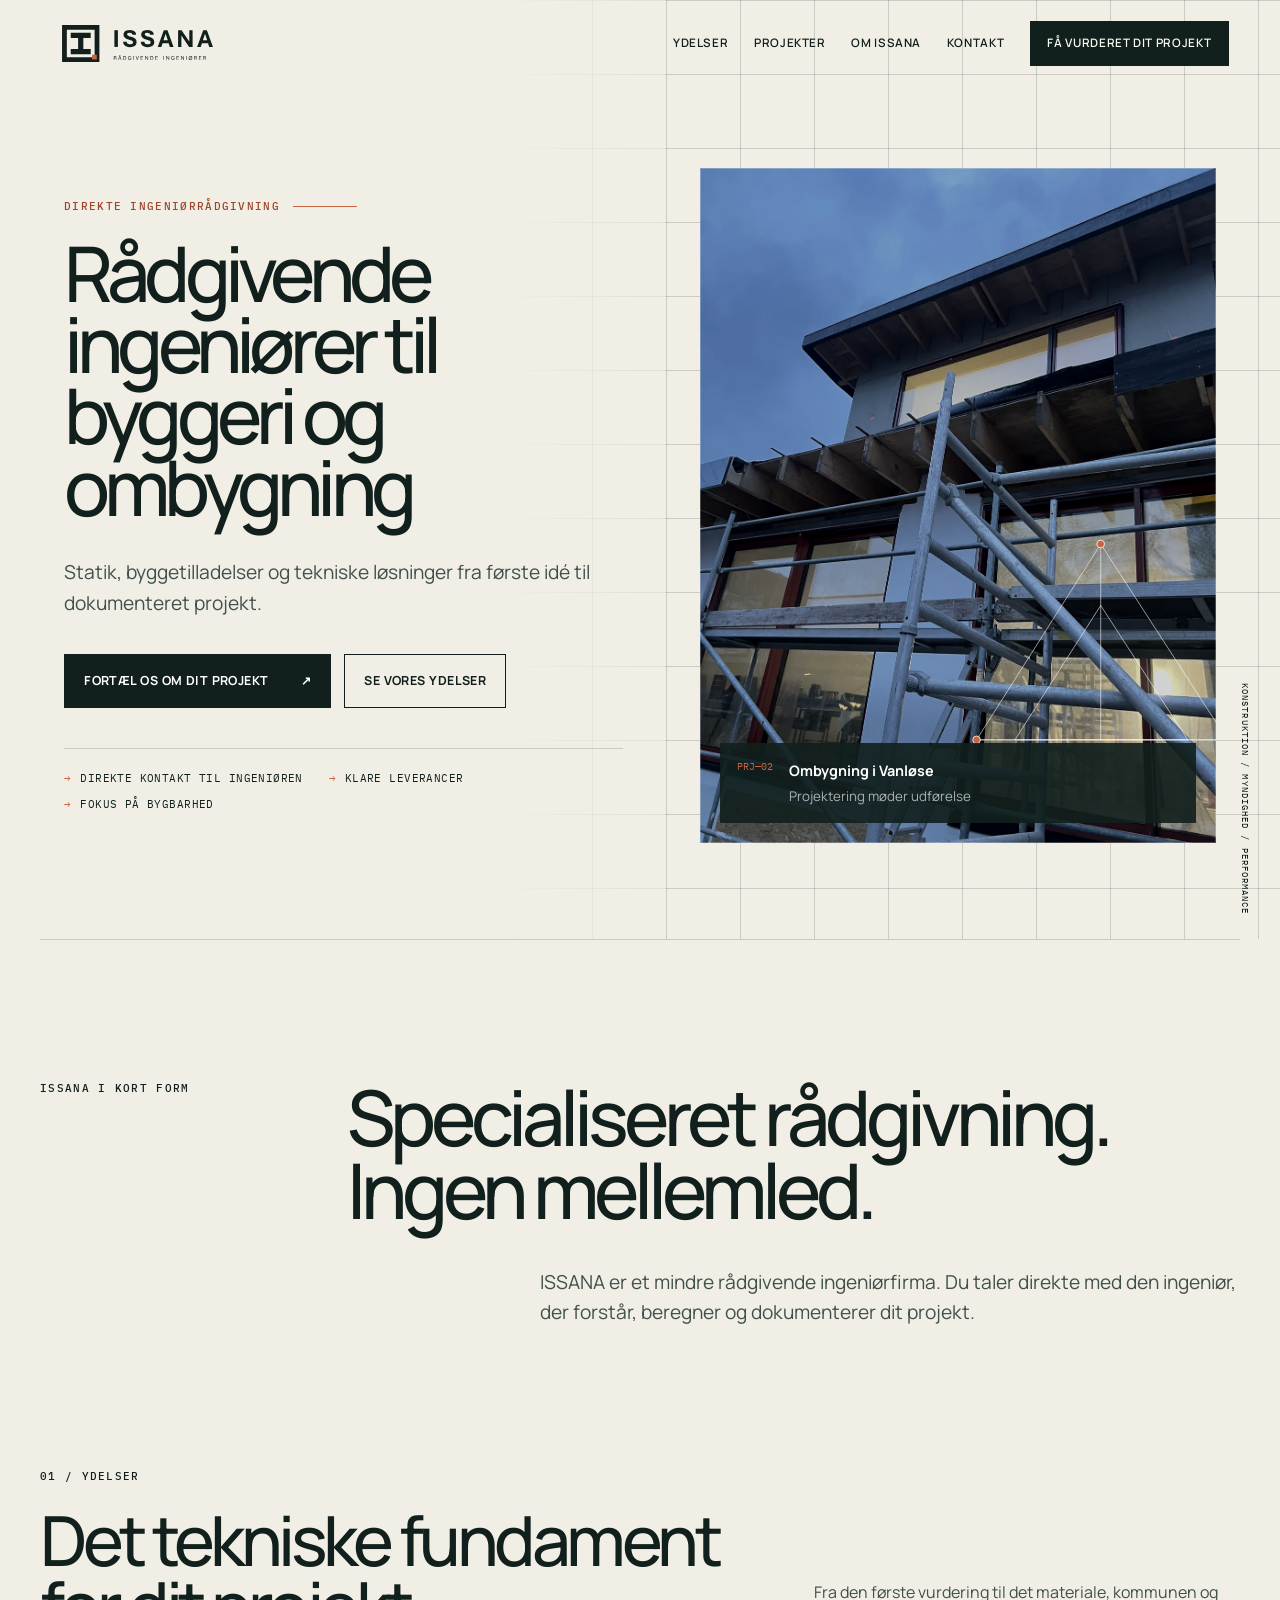
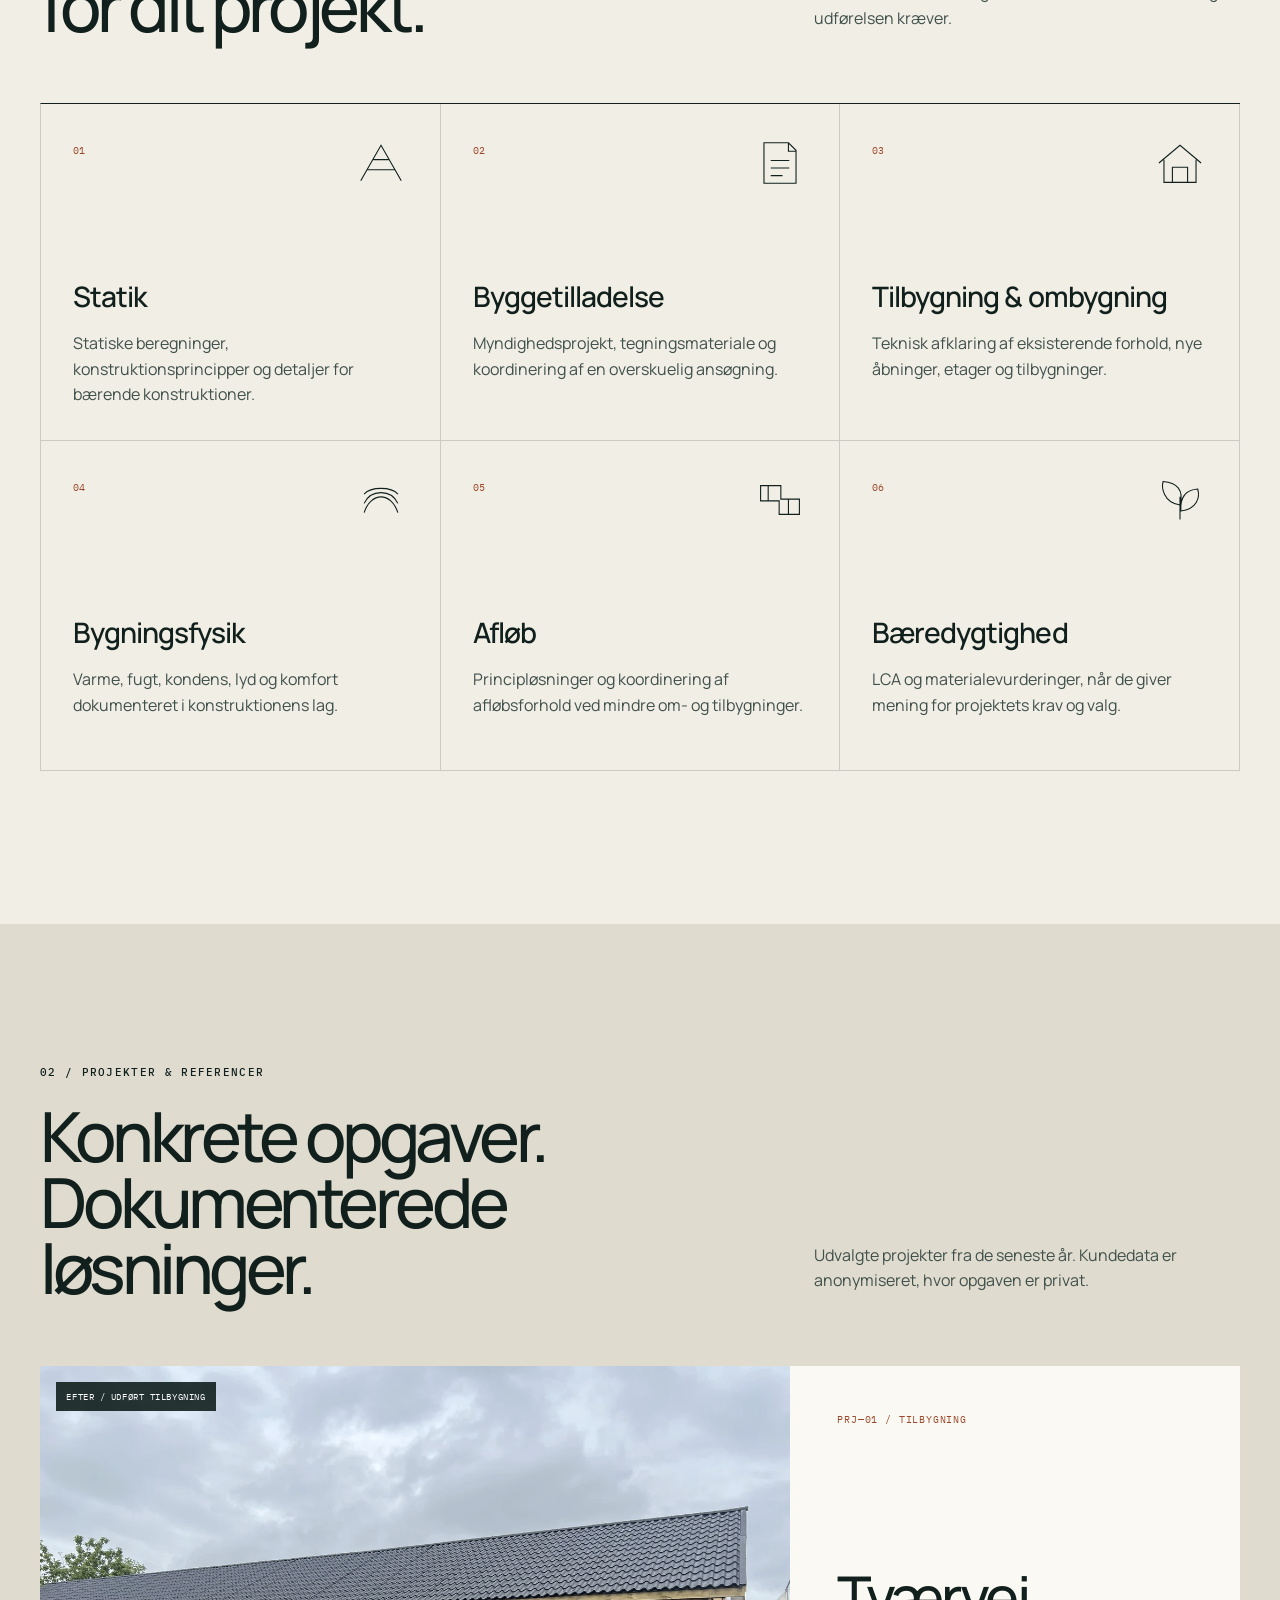
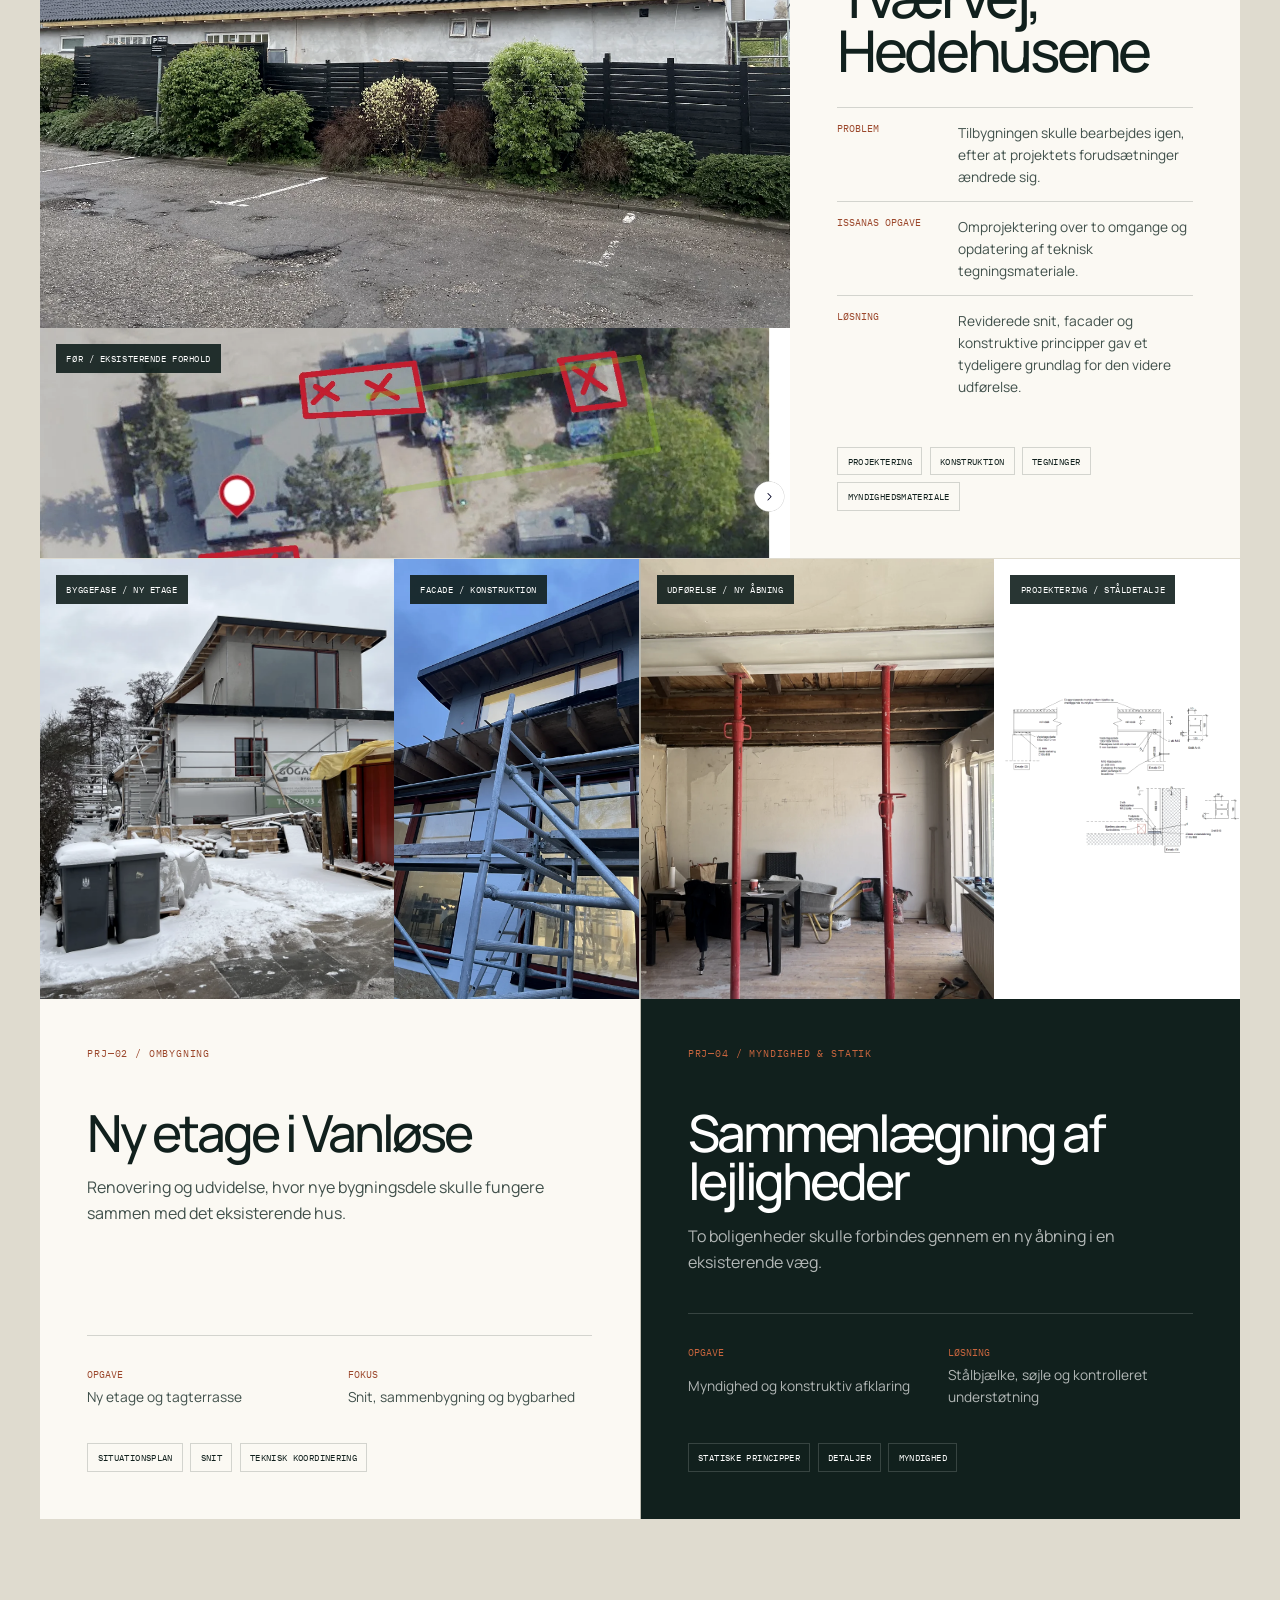
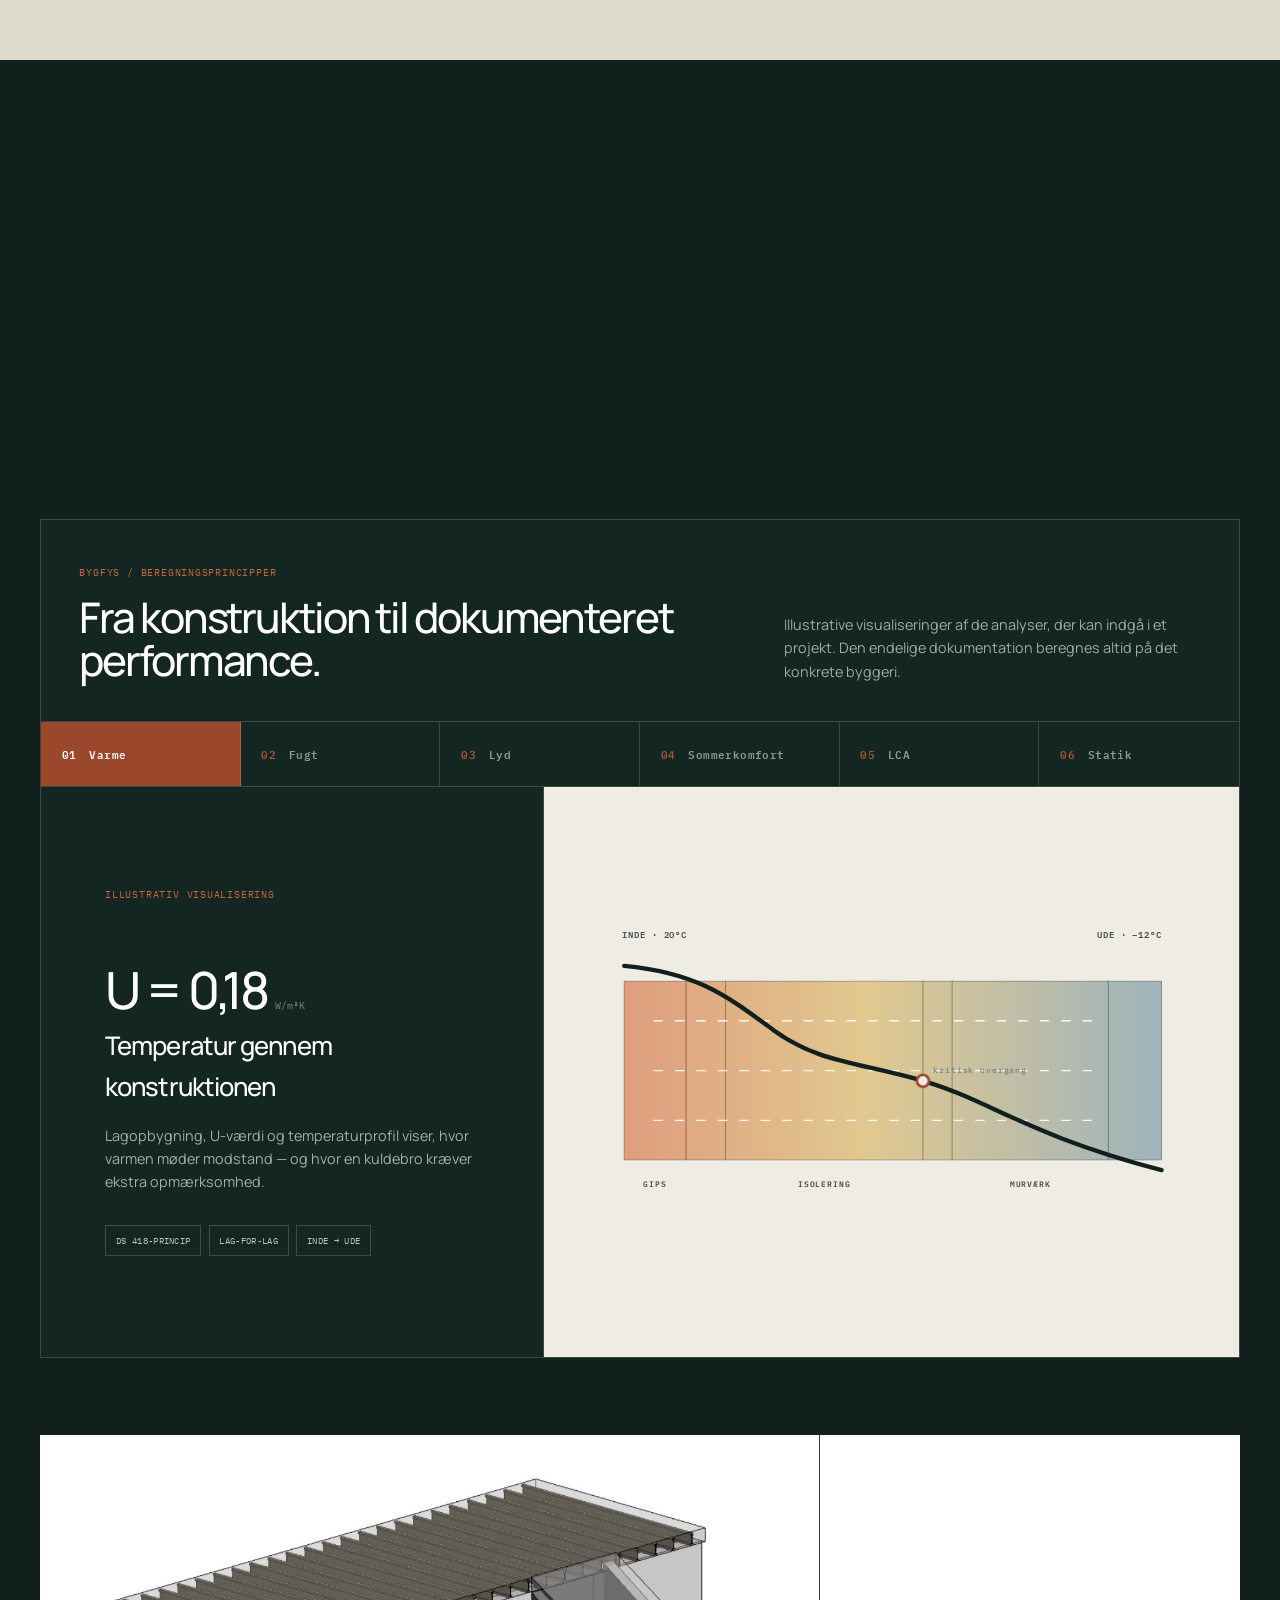
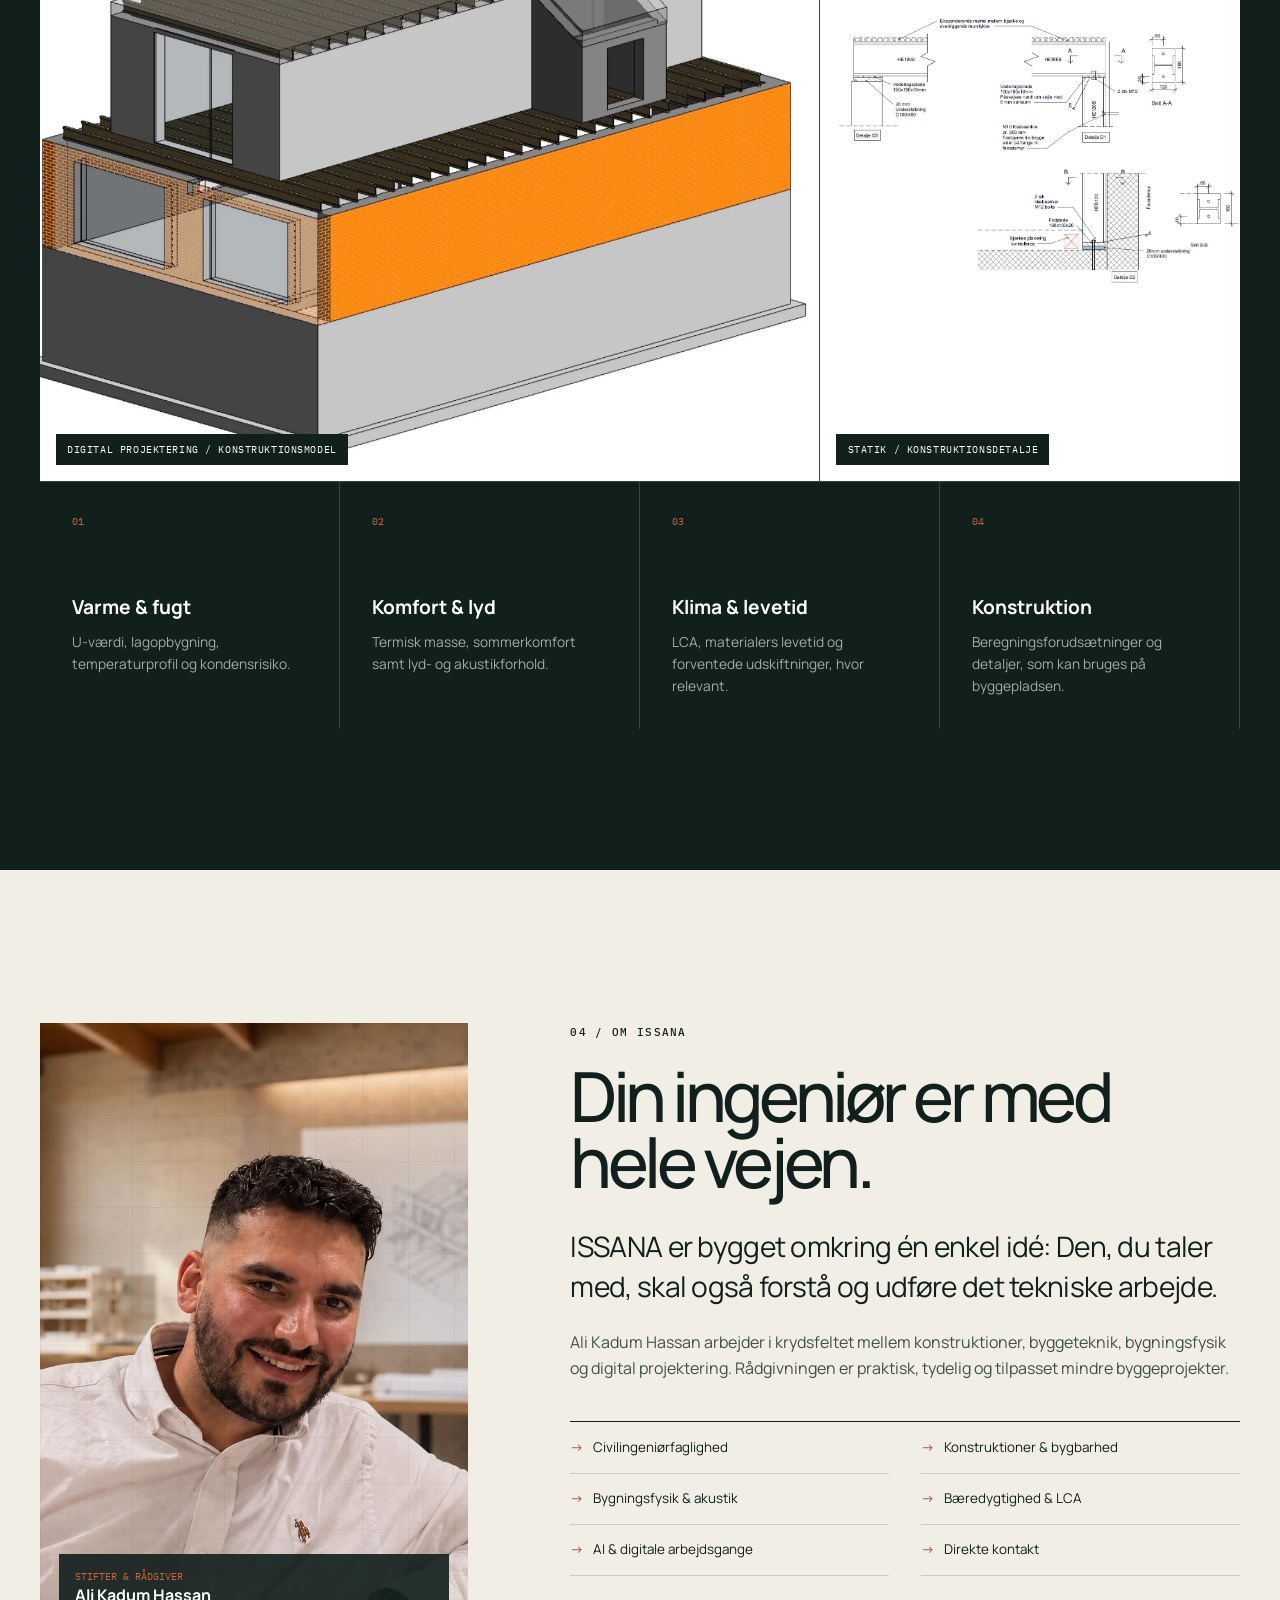
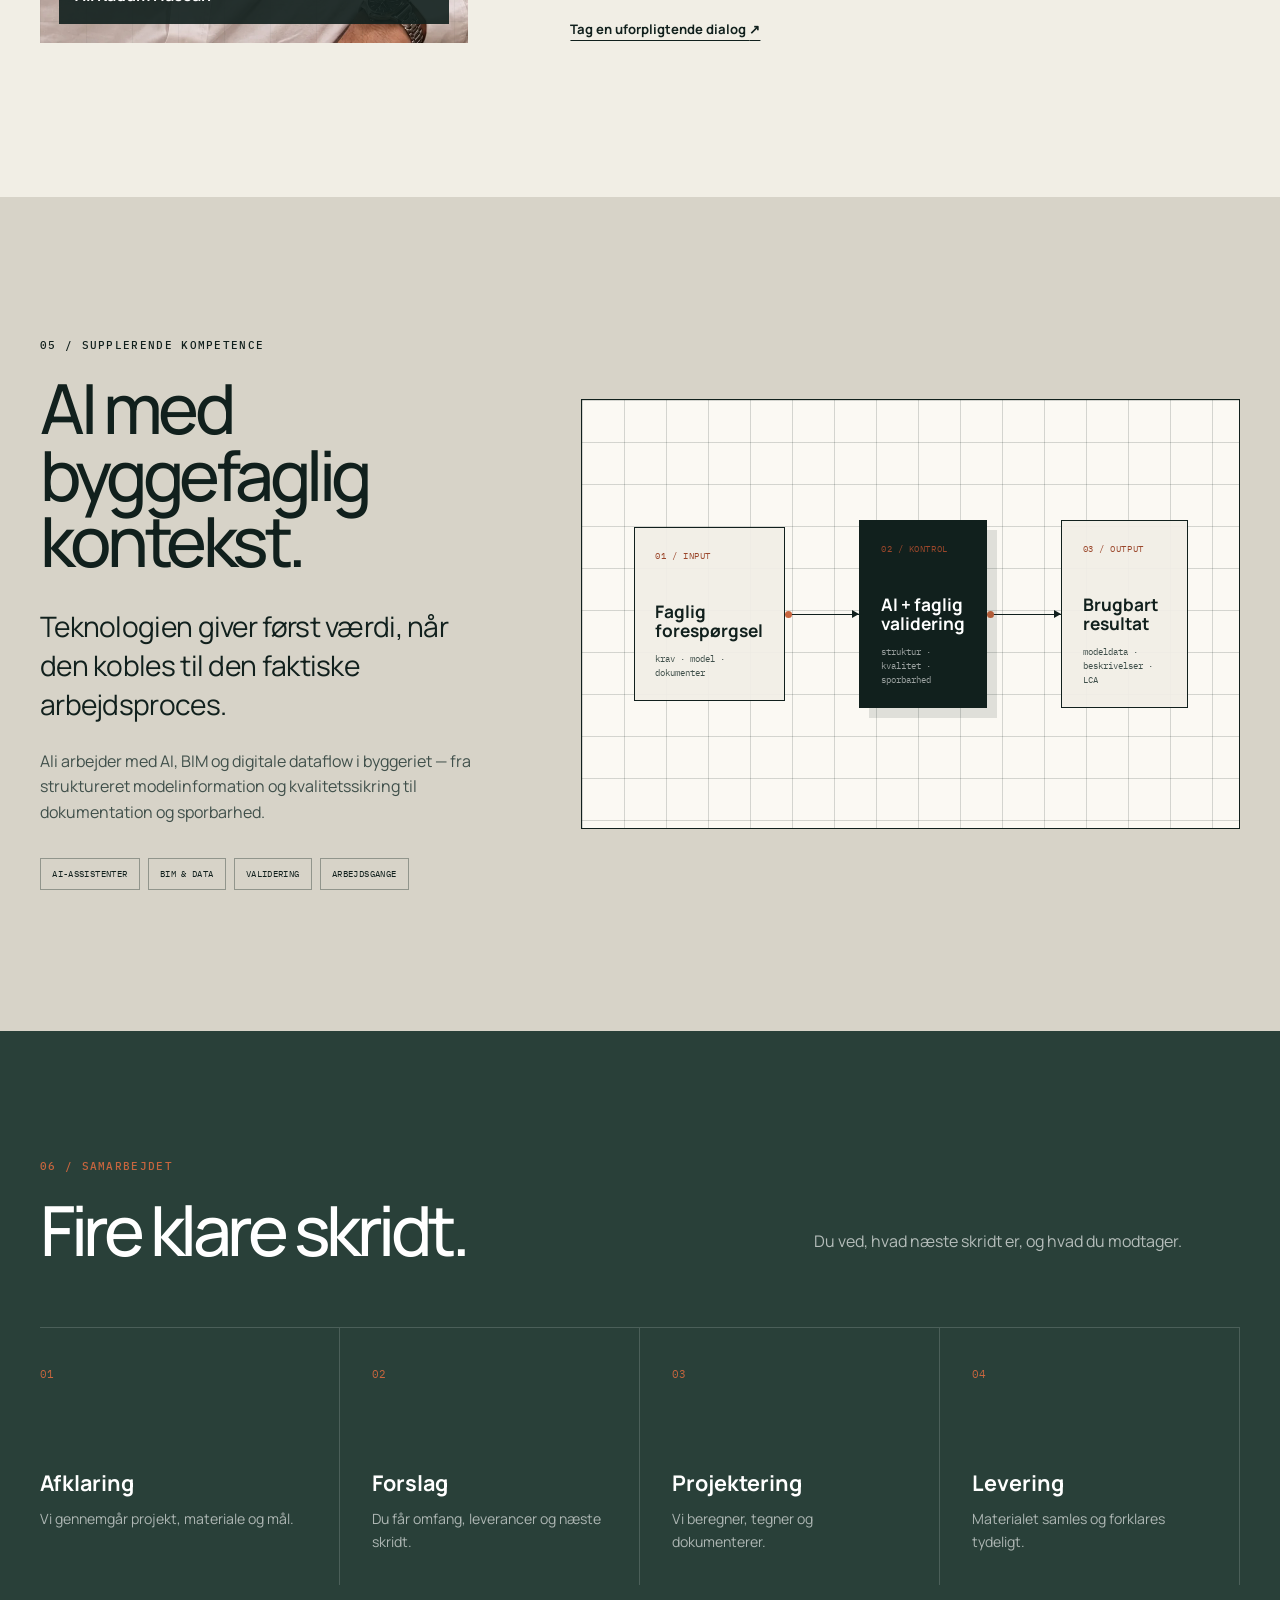
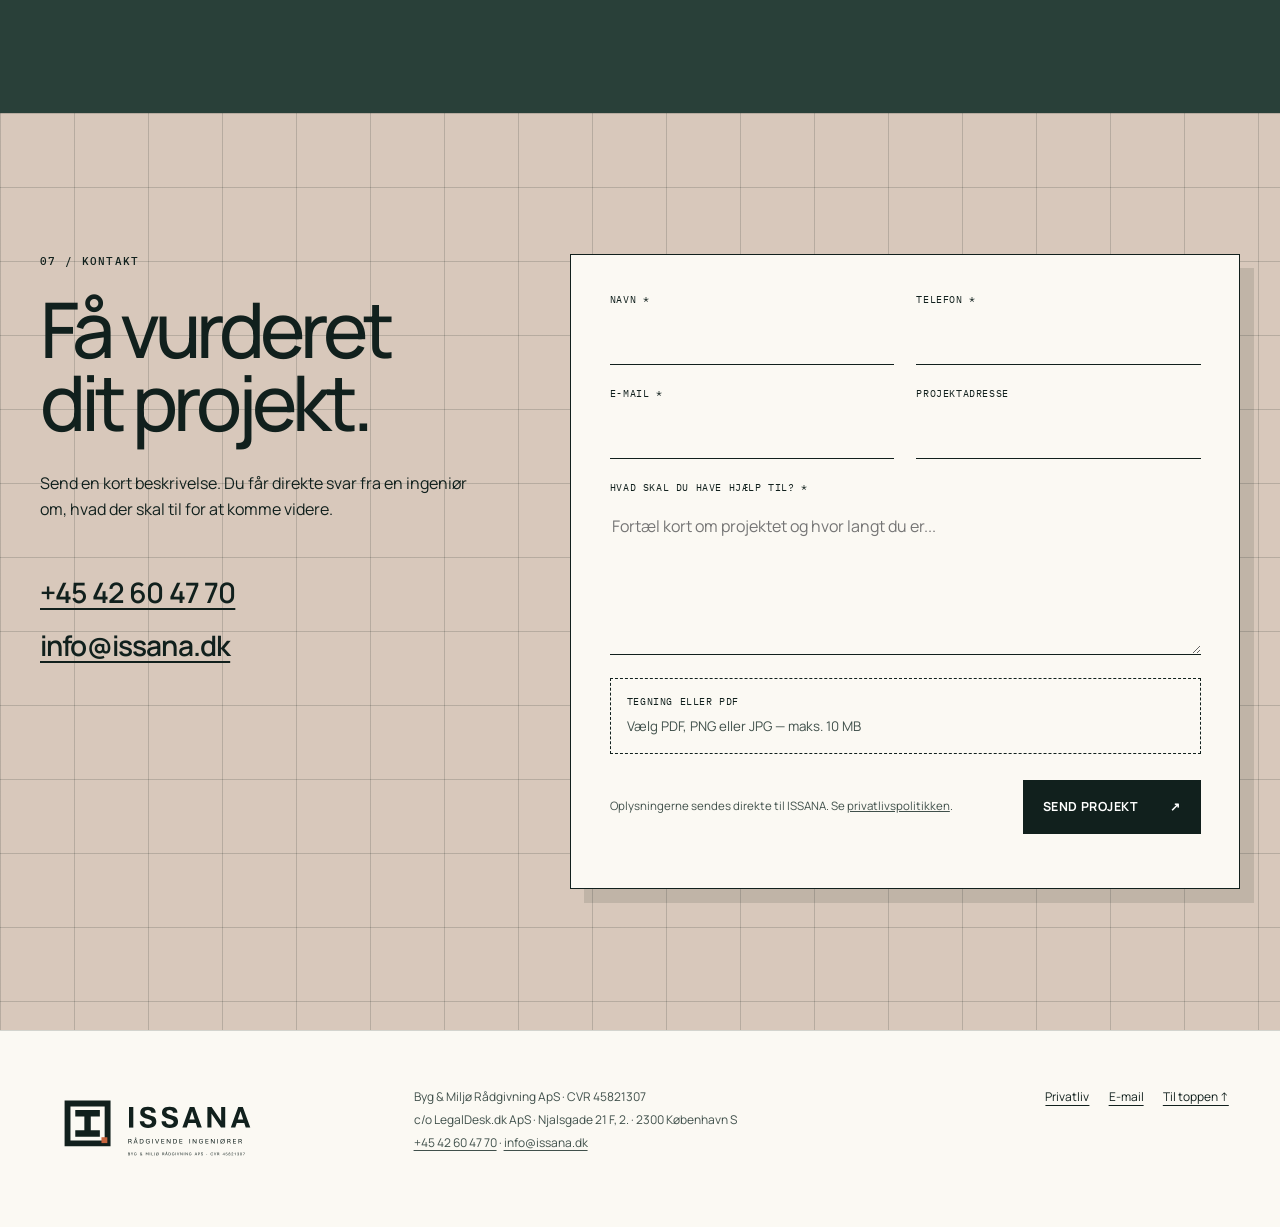
<file: index.html>
<!doctype html>
<html lang="da">
<head>
  <meta charset="utf-8">
  <meta name="viewport" content="width=device-width, initial-scale=1">
  <title>ISSANA | Statik, byggetilladelse og teknisk rådgivning</title>
  <meta name="description" content="Rådgivende ingeniør til ombygning, tilbygning og mindre nybyggeri. Statik, byggetilladelse, bygningsfysik og tekniske løsninger med direkte kontakt til ingeniøren.">
  <meta name="theme-color" content="#11201d">
  <meta property="og:type" content="website">
  <meta property="og:locale" content="da_DK">
  <meta property="og:title" content="ISSANA — Rådgivende ingeniører">
  <meta property="og:description" content="Statik, byggetilladelser og tekniske løsninger fra første idé til dokumenteret projekt.">
  <meta property="og:url" content="https://issana.dk/">
  <meta property="og:image" content="https://issana.dk/assets/hero-vanloese.webp">
  <link rel="canonical" href="https://issana.dk/">
  <link rel="icon" href="favicon.svg" type="image/svg+xml">
  <link rel="preconnect" href="https://fonts.googleapis.com">
  <link rel="preconnect" href="https://fonts.gstatic.com" crossorigin>
  <link href="https://fonts.googleapis.com/css2?family=IBM+Plex+Mono:wght@400;500&family=Manrope:wght@400;500;600;700&display=swap" rel="stylesheet">
  <link rel="preload" href="assets/hero-vanloese.webp" as="image" type="image/webp">
  <link rel="stylesheet" href="styles.css?v=20260913-2">
  <script type="application/ld+json">
  {"@context":"https://schema.org","@type":"ProfessionalService","name":"ISSANA","legalName":"Byg & Miljø Rådgivning ApS","url":"https://issana.dk/","email":"info@issana.dk","telephone":"+4542604770","description":"Rådgivende ingeniør inden for statik, byggetilladelser, ombygning, tilbygning, bygningsfysik, afløb og LCA.","areaServed":"Danmark","founder":{"@type":"Person","name":"Ali Kadum Hassan"},"address":{"@type":"PostalAddress","streetAddress":"Njalsgade 21 F, 2.","postalCode":"2300","addressLocality":"København S","addressCountry":"DK"},"hasOfferCatalog":{"@type":"OfferCatalog","name":"Ingeniørrådgivning","itemListElement":[{"@type":"Offer","itemOffered":{"@type":"Service","name":"Statiske beregninger og bærende konstruktioner"}},{"@type":"Offer","itemOffered":{"@type":"Service","name":"Byggetilladelse og myndighedsprojekt"}},{"@type":"Offer","itemOffered":{"@type":"Service","name":"Bygningsfysik"}}]}}
  </script>
</head>
<body>
  <a class="skip-link" href="#main">Gå til indhold</a>
  <header class="site-header" data-header>
    <a class="brand" href="#top" aria-label="ISSANA, forsiden"><img class="brand-logo" src="assets/issana-logo-primary.svg" alt="ISSANA – Rådgivende Ingeniører" width="1120" height="260"></a>
    <button class="menu-toggle" type="button" aria-expanded="false" aria-controls="site-nav" data-menu-toggle><span></span><span></span><span></span><span class="sr-only">Åbn menu</span></button>
    <nav id="site-nav" class="site-nav" aria-label="Hovedmenu" data-nav><a href="#ydelser">Ydelser</a><a href="#projekter">Projekter</a><a href="#om">Om ISSANA</a><a href="#kontakt">Kontakt</a><a class="nav-cta" href="#kontakt">Få vurderet dit projekt</a></nav>
  </header>

  <main id="main">
    <section class="hero" id="top">
      <div class="hero-copy reveal">
        <p class="eyebrow"><span>Direkte ingeniørrådgivning</span></p>
        <h1>Rådgivende ingeniører til byggeri og ombygning</h1>
        <p class="hero-lead">Statik, byggetilladelser og tekniske løsninger fra første idé til dokumenteret projekt.</p>
        <div class="hero-actions"><a class="button button-primary" href="#kontakt">Fortæl os om dit projekt <span aria-hidden="true">↗</span></a><a class="button button-ghost" href="#ydelser">Se vores ydelser</a></div>
        <ul class="hero-proof" aria-label="Fordele ved ISSANA"><li>Direkte kontakt til ingeniøren</li><li>Klare leverancer</li><li>Fokus på bygbarhed</li></ul>
      </div>
      <figure class="hero-media reveal">
        <img src="assets/hero-vanloese.webp" alt="Ombygning og ny etage under udførelse i Vanløse" width="1200" height="1500" fetchpriority="high">
        <figcaption><span>PRJ—02</span><strong>Ombygning i Vanløse</strong><small>Projektering møder udførelse</small></figcaption>
        <svg class="hero-linework" viewBox="0 0 500 500" aria-hidden="true"><path d="M54 392 248 86l198 306H54Z M114 392l134-210 136 210H114Z M248 86v306 M54 392h392"/><circle cx="248" cy="86" r="6"/><circle cx="54" cy="392" r="6"/><circle cx="446" cy="392" r="6"/></svg>
      </figure>
      <p class="hero-caption" aria-hidden="true">KONSTRUKTION / MYNDIGHED / PERFORMANCE</p>
    </section>

    <section class="intro section-shell reveal"><p class="section-kicker">ISSANA I KORT FORM</p><div><h2>Specialiseret rådgivning.<br>Ingen mellemled.</h2><p>ISSANA er et mindre rådgivende ingeniørfirma. Du taler direkte med den ingeniør, der forstår, beregner og dokumenterer dit projekt.</p></div></section>

    <section class="services section-shell" id="ydelser">
      <div class="section-heading reveal"><div><p class="section-kicker">01 / YDELSER</p><h2>Det tekniske fundament for dit projekt.</h2></div><p>Fra den første vurdering til det materiale, kommunen og udførelsen kræver.</p></div>
      <div class="service-grid">
        <article class="service-card reveal"><span>01</span><svg viewBox="0 0 64 64" aria-hidden="true"><path d="M8 53 32 11l24 42M16 40h32M23 28h18"/></svg><h3>Statik</h3><p>Statiske beregninger, konstruktionsprincipper og detaljer for bærende konstruktioner.</p></article>
        <article class="service-card reveal"><span>02</span><svg viewBox="0 0 64 64" aria-hidden="true"><path d="M13 8h29l9 9v39H13V8Zm29 0v10h9M21 29h22M21 38h22M21 47h14"/></svg><h3>Byggetilladelse</h3><p>Myndighedsprojekt, tegningsmateriale og koordinering af en overskuelig ansøgning.</p></article>
        <article class="service-card reveal"><span>03</span><svg viewBox="0 0 64 64" aria-hidden="true"><path d="M7 32 32 11l25 21M13 28v27h38V28M23 55V37h18v18"/></svg><h3>Tilbygning & ombygning</h3><p>Teknisk afklaring af eksisterende forhold, nye åbninger, etager og tilbygninger.</p></article>
        <article class="service-card reveal"><span>04</span><svg viewBox="0 0 64 64" aria-hidden="true"><path d="M12 47c8-25 32-25 40 0M12 36c8-17 32-17 40 0M12 25c8-9 32-9 40 0"/></svg><h3>Bygningsfysik</h3><p>Varme, fugt, kondens, lyd og komfort dokumenteret i konstruktionens lag.</p></article>
        <article class="service-card reveal"><span>05</span><svg viewBox="0 0 64 64" aria-hidden="true"><path d="M9 15h24v16h22v18H31V33H9V15Zm9 0v18M42 31v18"/></svg><h3>Afløb</h3><p>Principløsninger og koordinering af afløbsforhold ved mindre om- og tilbygninger.</p></article>
        <article class="service-card reveal"><span>06</span><svg viewBox="0 0 64 64" aria-hidden="true"><path d="M32 55V28M32 38C12 35 10 17 12 10c16 1 25 10 20 28Zm1 7c19-2 23-16 20-26-14 1-21 10-20 26Z"/></svg><h3>Bæredygtighed</h3><p>LCA og materialevurderinger, når de giver mening for projektets krav og valg.</p></article>
      </div>
    </section>

    <section class="cases" id="projekter">
      <div class="section-shell">
        <div class="section-heading reveal"><div><p class="section-kicker">02 / PROJEKTER & REFERENCER</p><h2>Konkrete opgaver.<br>Dokumenterede løsninger.</h2></div><p>Udvalgte projekter fra de seneste år. Kundedata er anonymiseret, hvor opgaven er privat.</p></div>
        <article class="case case-feature reveal">
          <div class="case-gallery case-gallery-two"><figure><img src="assets/projekt-tvaervej.webp" alt="Tilbygning på Tværvej efter udførelse af nyt tag" width="1400" height="1050" loading="lazy"><figcaption>Efter / udført tilbygning</figcaption></figure><figure class="before-plan"><img src="assets/projekt-tvaervej-foer.webp" alt="Dronefoto af ejendommen før tilbygningen med eksisterende småbygninger markeret" width="1450" height="666" loading="lazy"><figcaption>Før / eksisterende forhold</figcaption></figure></div>
          <div class="case-copy"><p class="case-label">PRJ—01 / TILBYGNING</p><h3>Tværvej, Hedehusene</h3><dl class="case-story"><div><dt>Problem</dt><dd>Tilbygningen skulle bearbejdes igen, efter at projektets forudsætninger ændrede sig.</dd></div><div><dt>ISSANAs opgave</dt><dd>Omprojektering over to omgange og opdatering af teknisk tegningsmateriale.</dd></div><div><dt>Løsning</dt><dd>Reviderede snit, facader og konstruktive principper gav et tydeligere grundlag for den videre udførelse.</dd></div></dl><ul class="deliverables"><li>Projektering</li><li>Konstruktion</li><li>Tegninger</li><li>Myndighedsmateriale</li></ul></div>
        </article>
        <div class="case-grid">
          <article class="case reveal"><div class="case-gallery case-gallery-split"><figure><img src="assets/projekt-vanloese.webp" alt="Ny etage under opførelse i Vanløse" width="1400" height="1050" loading="lazy"><figcaption>Byggefase / ny etage</figcaption></figure><figure><img src="assets/hero-vanloese.webp" alt="Konstruktiv detalje ved den nye etage i Vanløse" width="1200" height="1500" loading="lazy"><figcaption>Facade / konstruktion</figcaption></figure></div><div class="case-copy"><p class="case-label">PRJ—02 / OMBYGNING</p><h3>Ny etage i Vanløse</h3><p>Renovering og udvidelse, hvor nye bygningsdele skulle fungere sammen med det eksisterende hus.</p><dl class="case-mini"><div><dt>Opgave</dt><dd>Ny etage og tagterrasse</dd></div><div><dt>Fokus</dt><dd>Snit, sammenbygning og bygbarhed</dd></div></dl><ul class="deliverables"><li>Situationsplan</li><li>Snit</li><li>Teknisk koordinering</li></ul></div></article>
          <article class="case case-dark reveal"><div class="case-gallery case-gallery-split"><figure><img src="assets/projekt-sammenlaegning.webp" alt="Stålbjælke og midlertidig understøtning ved sammenlægning af lejligheder" width="1600" height="1200" loading="lazy"><figcaption>Udførelse / ny åbning</figcaption></figure><figure class="drawing"><img src="assets/detalje-sammenlaegning.webp" alt="Konstruktionsdetalje for stålbjælke, søjle og fodplade" width="1209" height="804" loading="lazy"><figcaption>Projektering / ståldetalje</figcaption></figure></div><div class="case-copy"><p class="case-label">PRJ—04 / MYNDIGHED & STATIK</p><h3>Sammenlægning af lejligheder</h3><p>To boligenheder skulle forbindes gennem en ny åbning i en eksisterende væg.</p><dl class="case-mini"><div><dt>Opgave</dt><dd>Myndighed og konstruktiv afklaring</dd></div><div><dt>Løsning</dt><dd>Stålbjælke, søjle og kontrolleret understøtning</dd></div></dl><ul class="deliverables"><li>Statiske principper</li><li>Detaljer</li><li>Myndighed</li></ul></div></article>
        </div>
      </div>
    </section>

    <section class="technical" id="dokumentation">
      <div class="section-shell technical-heading reveal"><p class="section-kicker">03 / TEKNISK DOKUMENTATION</p><h2>Vi dokumenterer løsningen.<br>Vi nøjes ikke med at tegne den.</h2><p>Et projekt skal ikke kun se rigtigt ud. Det skal kunne forklares, kontrolleres og fungere i praksis.</p></div>
      <div class="calc-lab section-shell reveal" data-calc-lab>
        <div class="calc-lab-topline">
          <div><span class="calc-eyebrow">BYGFYS / BEREGNINGSPRINCIPPER</span><h3>Fra konstruktion til dokumenteret performance.</h3></div>
          <p>Illustrative visualiseringer af de analyser, der kan indgå i et projekt. Den endelige dokumentation beregnes altid på det konkrete byggeri.</p>
        </div>
        <div class="calc-tabs" role="tablist" aria-label="Vælg beregningstype">
          <button class="calc-tab is-active" type="button" role="tab" aria-selected="true" aria-controls="calc-varme" id="tab-varme" data-calc-target="varme"><span>01</span>Varme</button>
          <button class="calc-tab" type="button" role="tab" aria-selected="false" aria-controls="calc-fugt" id="tab-fugt" data-calc-target="fugt" tabindex="-1"><span>02</span>Fugt</button>
          <button class="calc-tab" type="button" role="tab" aria-selected="false" aria-controls="calc-lyd" id="tab-lyd" data-calc-target="lyd" tabindex="-1"><span>03</span>Lyd</button>
          <button class="calc-tab" type="button" role="tab" aria-selected="false" aria-controls="calc-sommer" id="tab-sommer" data-calc-target="sommer" tabindex="-1"><span>04</span>Sommerkomfort</button>
          <button class="calc-tab" type="button" role="tab" aria-selected="false" aria-controls="calc-lca" id="tab-lca" data-calc-target="lca" tabindex="-1"><span>05</span>LCA</button>
          <button class="calc-tab" type="button" role="tab" aria-selected="false" aria-controls="calc-statik" id="tab-statik" data-calc-target="statik" tabindex="-1"><span>06</span>Statik</button>
        </div>
        <div class="calc-stage">
          <article class="calc-panel" id="calc-statik" role="tabpanel" aria-labelledby="tab-statik" data-calc-panel="statik" hidden>
            <div class="calc-copy"><span class="calc-status">Illustrativ visualisering</span><p class="calc-number">M<sub>Ed</sub> <small>/ deformation / brud</small></p><h4>Fra last til moment og kapacitet</h4><p>Lasten føres gennem konstruktionen, momentkurven beregnes, og bjælkens deformation og udnyttelse kontrolleres før detaljen fastlægges.</p><ul><li>Lastkombination</li><li>Moment</li><li>Brudgrænsetilstand</li></ul></div>
            <div class="calc-visual" aria-hidden="true">
              <svg viewBox="0 0 720 420">
                <text x="48" y="48" class="svg-label">BÆRENDE BJÆLKE · PRINCIP</text>
                <g class="beam-loads"><path d="M138 72v72"/><path d="m129 132 9 12 9-12"/><path d="M249 72v72"/><path d="m240 132 9 12 9-12"/><path d="M360 72v72"/><path d="m351 132 9 12 9-12"/><path d="M471 72v72"/><path d="m462 132 9 12 9-12"/><path d="M582 72v72"/><path d="m573 132 9 12 9-12"/></g>
                <path class="beam-axis" d="M92 160H628"/>
                <path class="beam-deflection" d="M92 160 C230 160 244 210 360 210 S490 160 628 160"/>
                <g class="beam-support"><path d="m92 160-23 34h46Z"/><path d="m628 160-23 34h46Z"/><path d="M58 201h68M594 201h68"/></g>
                <path class="moment-fill" d="M92 258 Q360 382 628 258 Z"/>
                <path class="calc-trace moment-trace" d="M92 258 Q360 382 628 258"/>
                <line class="moment-axis" x1="92" y1="258" x2="628" y2="258"/>
                <text x="360" y="352" text-anchor="middle" class="svg-note">MOMENTKURVE · MEd</text>
                <g class="capacity-meter"><rect x="502" y="34" width="126" height="8"/><rect class="capacity-value" x="502" y="34" width="101" height="8"/><text x="494" y="43" text-anchor="end">η</text><text x="628" y="27" text-anchor="end">0,80</text></g>
              </svg>
            </div>
          </article>

          <article class="calc-panel is-active" id="calc-varme" role="tabpanel" aria-labelledby="tab-varme" data-calc-panel="varme">
            <div class="calc-copy"><span class="calc-status">Illustrativ visualisering</span><p class="calc-number">U = 0,18 <small>W/m²K</small></p><h4>Temperatur gennem konstruktionen</h4><p>Lagopbygning, U-værdi og temperaturprofil viser, hvor varmen møder modstand — og hvor en kuldebro kræver ekstra opmærksomhed.</p><ul><li>DS 418-princip</li><li>Lag-for-lag</li><li>Inde → ude</li></ul></div>
            <div class="calc-visual" aria-hidden="true">
              <svg viewBox="0 0 720 420">
                <defs><linearGradient id="heat-fill" x1="0" x2="1"><stop offset="0" stop-color="#d56d3e"/><stop offset=".45" stop-color="#d9b35b"/><stop offset="1" stop-color="#6d91a5"/></linearGradient></defs>
                <text x="46" y="54" class="svg-label">INDE · 20°C</text><text x="674" y="54" text-anchor="end" class="svg-label">UDE · −12°C</text>
                <g class="wall-layers"><rect x="48" y="104" width="72" height="208"/><rect x="120" y="104" width="46" height="208"/><rect x="166" y="104" width="230" height="208"/><rect x="396" y="104" width="34" height="208"/><rect x="430" y="104" width="182" height="208"/><rect x="612" y="104" width="62" height="208"/></g>
                <rect x="48" y="104" width="626" height="208" fill="url(#heat-fill)" opacity=".62"/>
                <g class="heat-flow"><path d="M82 150h520"/><path d="M82 208h520"/><path d="M82 266h520"/></g>
                <path class="calc-trace heat-trace" d="M48 86 C135 94 170 123 222 161 S320 198 396 220 S520 284 674 324"/>
                <circle class="trace-dot" cx="396" cy="220" r="7"/><text x="408" y="211" class="svg-note">kritisk overgang</text>
                <g class="layer-notes"><text x="84" y="344">GIPS</text><text x="281" y="344">ISOLERING</text><text x="521" y="344">MURVÆRK</text></g>
              </svg>
            </div>
          </article>

          <article class="calc-panel" id="calc-fugt" role="tabpanel" aria-labelledby="tab-fugt" data-calc-panel="fugt" hidden>
            <div class="calc-copy"><span class="calc-status">Illustrativ visualisering</span><p class="calc-number">RF <small>/ kondensrisiko</small></p><h4>Fugtens vej gennem lagene</h4><p>Damptryk sammenholdes med mætningstrykket. Nærmer kurverne sig hinanden, undersøges konstruktionen for kondens og skimmelrisiko.</p><ul><li>Glaser-princip</li><li>Dugpunkt</li><li>Fugtsikkerhed</li></ul></div>
            <div class="calc-visual" aria-hidden="true">
              <svg viewBox="0 0 720 420">
                <text x="48" y="54" class="svg-label">DAMPTRYK GENNEM KONSTRUKTIONEN</text>
                <g class="chart-grid"><path d="M70 92v252h590"/><path d="M70 155h590M70 218h590M70 281h590"/><path d="M188 92v252M306 92v252M424 92v252M542 92v252"/></g>
                <path class="calc-trace saturation-trace" d="M70 126 C180 132 250 148 336 178 S470 232 660 296"/>
                <path class="calc-trace vapor-trace" d="M70 226 C178 218 252 202 336 188 S492 176 660 168"/>
                <circle class="moisture-risk" cx="350" cy="184" r="10"/><path class="drop" d="M350 204c-18 25-22 33-22 43a22 22 0 0 0 44 0c0-10-4-18-22-43Z"/>
                <g class="chart-legend"><line x1="430" y1="116" x2="475" y2="116" class="legend-sat"/><text x="486" y="120">Mætningstryk</text><line x1="430" y1="140" x2="475" y2="140" class="legend-vapor"/><text x="486" y="144">Damptryk</text></g>
                <text x="350" y="374" text-anchor="middle" class="svg-note">INDE · KONSTRUKTIONSLAG · UDE</text>
              </svg>
            </div>
          </article>

          <article class="calc-panel" id="calc-lyd" role="tabpanel" aria-labelledby="tab-lyd" data-calc-panel="lyd" hidden>
            <div class="calc-copy"><span class="calc-status">Illustrativ visualisering</span><p class="calc-number">R<sub>w</sub> = 54 <small>dB</small></p><h4>Lydreduktion på tværs af frekvenser</h4><p>Konstruktionens masse, lagdeling og samlinger vurderes samlet. Resultatet viser den forventede dæmpning fra lave til høje frekvenser.</p><ul><li>125–2.000 Hz</li><li>Luftlyd</li><li>Detaljefokus</li></ul></div>
            <div class="calc-visual" aria-hidden="true">
              <svg viewBox="0 0 720 420">
                <text x="48" y="54" class="svg-label">FORVENTET LYDREDUKTION</text>
                <g class="sound-wall"><rect x="320" y="92" width="30" height="254"/><rect x="360" y="92" width="78" height="254"/><rect x="448" y="92" width="30" height="254"/></g>
                <g class="sound-waves sound-in"><path d="M62 152c70 0 70 132 140 132s70-132 140-132"/><path d="M62 184c58 0 58 68 116 68s58-68 116-68"/><path d="M62 216c46 0 46 20 92 20s46-20 92-20"/></g>
                <g class="sound-waves sound-out"><path d="M478 202c34 0 34 42 68 42s34-42 68-42 34 42 68 42"/><path d="M478 226c26 0 26 18 52 18s26-18 52-18 26 18 52 18"/></g>
                <g class="sound-scale"><text x="75" y="370">KILDE</text><text x="399" y="370" text-anchor="middle">KONSTRUKTION</text><text x="650" y="370" text-anchor="end">MODTAGER</text></g>
              </svg>
            </div>
          </article>

          <article class="calc-panel" id="calc-sommer" role="tabpanel" aria-labelledby="tab-sommer" data-calc-panel="sommer" hidden>
            <div class="calc-copy"><span class="calc-status">Illustrativ visualisering</span><p class="calc-number">Δt = 8,4 <small>timer</small></p><h4>Sommerkomfort og termisk respons</h4><p>Den termiske masse kan forskyde og dæmpe døgnets varmetop. Kurverne gør effekten af konstruktionen tydelig over 24 timer.</p><ul><li>ISO 13786-princip</li><li>Faseforskydning</li><li>Dæmpning</li></ul></div>
            <div class="calc-visual" aria-hidden="true">
              <svg viewBox="0 0 720 420">
                <text x="48" y="54" class="svg-label">TEMPERATURRESPONS · 24 TIMER</text>
                <g class="chart-grid"><path d="M70 92v252h590"/><path d="M70 155h590M70 218h590M70 281h590"/><path d="M218 92v252M365 92v252M512 92v252"/></g>
                <path class="comfort-area" d="M70 235 C164 112 230 105 318 212 S484 324 660 210 L660 344H70Z"/>
                <path class="calc-trace outside-trace" d="M70 235 C164 112 230 105 318 212 S484 324 660 210"/>
                <path class="calc-trace inside-trace" d="M70 236 C186 232 268 176 364 190 S512 260 660 236"/>
                <g class="time-labels"><text x="70" y="370">00</text><text x="218" y="370">06</text><text x="365" y="370">12</text><text x="512" y="370">18</text><text x="660" y="370" text-anchor="end">24</text></g>
                <g class="phase-arrow"><path d="M218 118h198"/><path d="m406 110 10 8-10 8"/><text x="317" y="106" text-anchor="middle">8,4 TIMERS FORSKYDNING</text></g>
              </svg>
            </div>
          </article>

          <article class="calc-panel" id="calc-lca" role="tabpanel" aria-labelledby="tab-lca" data-calc-panel="lca" hidden>
            <div class="calc-copy"><span class="calc-status">BR18 · klimakrav fra 1. juli 2025</span><p class="calc-number">kg CO₂e <small>/ m² / år</small></p><h4>LCA og klimadokumentation</h4><p>For projekter omfattet af klimakravene kan vi dokumentere materialer, byggeproces, drift, udskiftninger og endt levetid — og synliggøre de valg, der reducerer klimaaftrykket.</p><ul><li>DS/EN 15978</li><li>Livscyklus 50 år</li><li>BR18-dokumentation</li></ul></div>
            <div class="calc-visual" aria-hidden="true">
              <svg viewBox="0 0 720 420">
                <text x="48" y="54" class="svg-label">BYGNINGENS LIVSCYKLUS</text>
                <g class="lca-grid"><path d="M70 90v254h590"/><path d="M70 154h590M70 217h590M70 280h590"/></g>
                <g class="lca-bars"><g><rect x="104" y="150" width="72" height="194"/><text x="140" y="370">A1–A3</text></g><g><rect x="208" y="258" width="72" height="86"/><text x="244" y="370">A4–A5</text></g><g><rect x="312" y="196" width="72" height="148"/><text x="348" y="370">B4</text></g><g><rect x="416" y="286" width="72" height="58"/><text x="452" y="370">C3–C4</text></g><g class="lca-credit"><rect x="520" y="344" width="72" height="42"/><text x="556" y="410">D</text></g></g>
                <g class="lca-groups"><text x="192" y="106">OPFØRELSE</text><text x="348" y="106">BRUG</text><text x="452" y="106">ENDT LEVETID</text><text x="556" y="106">POTENTIALE</text></g>
              </svg>
            </div>
          </article>
        </div>
      </div>
      <div class="technical-board section-shell reveal">
        <figure class="model-figure"><img src="assets/digital-konstruktionsmodel.webp" alt="Digital konstruktionsmodel med bjælkelag og bærende bygningsdele" width="1284" height="1064" loading="lazy"><figcaption>Digital projektering / konstruktionsmodel</figcaption></figure>
        <figure class="detail-figure"><img src="assets/detalje-sammenlaegning.webp" alt="Dimensioneret konstruktionsdetalje for stålsamling" width="1209" height="804" loading="lazy"><figcaption>Statik / konstruktionsdetalje</figcaption></figure>
        <div class="technical-results"><article><span>01</span><strong>Varme & fugt</strong><p>U-værdi, lagopbygning, temperaturprofil og kondensrisiko.</p></article><article><span>02</span><strong>Komfort & lyd</strong><p>Termisk masse, sommerkomfort samt lyd- og akustikforhold.</p></article><article><span>03</span><strong>Klima & levetid</strong><p>LCA, materialers levetid og forventede udskiftninger, hvor relevant.</p></article><article><span>04</span><strong>Konstruktion</strong><p>Beregningsforudsætninger og detaljer, som kan bruges på byggepladsen.</p></article></div>
      </div>
    </section>

    <section class="about section-shell" id="om"><figure class="about-visual reveal"><img src="assets/ali-kadum-hassan.webp" alt="Ali Kadum Hassan, stifter og rådgivende ingeniør i ISSANA" width="1200" height="1200" loading="lazy"><figcaption><span>Stifter & rådgiver</span><strong>Ali Kadum Hassan</strong></figcaption></figure><div class="about-copy reveal"><p class="section-kicker">04 / OM ISSANA</p><h2>Din ingeniør er med hele vejen.</h2><p class="large-copy">ISSANA er bygget omkring én enkel idé: Den, du taler med, skal også forstå og udføre det tekniske arbejde.</p><p>Ali Kadum Hassan arbejder i krydsfeltet mellem konstruktioner, byggeteknik, bygningsfysik og digital projektering. Rådgivningen er praktisk, tydelig og tilpasset mindre byggeprojekter.</p><ul class="profile-list"><li>Civilingeniørfaglighed</li><li>Konstruktioner & bygbarhed</li><li>Bygningsfysik & akustik</li><li>Bæredygtighed & LCA</li><li>AI & digitale arbejdsgange</li><li>Direkte kontakt</li></ul><a class="text-link" href="#kontakt">Tag en uforpligtende dialog <span aria-hidden="true">↗</span></a></div></section>

    <section class="digital-practice" id="digital-practice">
      <div class="section-shell digital-practice-grid">
        <div class="digital-practice-copy reveal"><p class="section-kicker">05 / SUPPLERENDE KOMPETENCE</p><h2>AI med byggefaglig kontekst.</h2><p class="large-copy">Teknologien giver først værdi, når den kobles til den faktiske arbejdsproces.</p><p>Ali arbejder med AI, BIM og digitale dataflow i byggeriet — fra struktureret modelinformation og kvalitetssikring til dokumentation og sporbarhed.</p><div class="digital-tags"><span>AI-assistenter</span><span>BIM & data</span><span>Validering</span><span>Arbejdsgange</span></div></div>
        <div class="digital-flow reveal" aria-label="Illustration af et digitalt arbejdsflow fra faglig forespørgsel til dokumenteret resultat">
          <div class="flow-node"><span>01 / INPUT</span><strong>Faglig forespørgsel</strong><small>krav · model · dokumenter</small></div>
          <div class="flow-line"><i></i></div>
          <div class="flow-node flow-node-accent"><span>02 / KONTROL</span><strong>AI + faglig validering</strong><small>struktur · kvalitet · sporbarhed</small></div>
          <div class="flow-line"><i></i></div>
          <div class="flow-node"><span>03 / OUTPUT</span><strong>Brugbart resultat</strong><small>modeldata · beskrivelser · LCA</small></div>
        </div>
      </div>
    </section>

    <section class="process"><div class="section-shell"><div class="section-heading section-heading-light reveal"><div><p class="section-kicker">06 / SAMARBEJDET</p><h2>Fire klare skridt.</h2></div><p>Du ved, hvad næste skridt er, og hvad du modtager.</p></div><ol class="process-steps"><li class="reveal"><span>01</span><h3>Afklaring</h3><p>Vi gennemgår projekt, materiale og mål.</p></li><li class="reveal"><span>02</span><h3>Forslag</h3><p>Du får omfang, leverancer og næste skridt.</p></li><li class="reveal"><span>03</span><h3>Projektering</h3><p>Vi beregner, tegner og dokumenterer.</p></li><li class="reveal"><span>04</span><h3>Levering</h3><p>Materialet samles og forklares tydeligt.</p></li></ol></div></section>

    <section class="contact" id="kontakt"><div class="section-shell contact-layout"><div class="contact-copy reveal"><p class="section-kicker">07 / KONTAKT</p><h2>Få vurderet dit projekt.</h2><p>Send en kort beskrivelse. Du får direkte svar fra en ingeniør om, hvad der skal til for at komme videre.</p><div class="contact-direct"><a href="tel:+4542604770">+45 42 60 47 70</a><a href="mailto:info@issana.dk">info@issana.dk</a></div></div><form class="project-form reveal" action="https://formspree.io/f/xljezpaq" method="POST" enctype="multipart/form-data" data-project-form><label class="form-honeypot" aria-hidden="true"><span>Lad dette felt stå tomt</span><input type="text" name="_gotcha" tabindex="-1" autocomplete="off"></label><div class="form-grid"><label><span>Navn *</span><input type="text" name="navn" autocomplete="name" required></label><label><span>Telefon *</span><input type="tel" name="telefon" autocomplete="tel" required></label><label><span>E-mail *</span><input type="email" name="email" autocomplete="email" required></label><label><span>Projektadresse</span><input type="text" name="adresse" autocomplete="street-address"></label></div><label><span>Hvad skal du have hjælp til? *</span><textarea name="beskrivelse" rows="5" required placeholder="Fortæl kort om projektet og hvor langt du er..."></textarea></label><label class="file-field"><span>Tegning eller PDF</span><input type="file" name="fil" accept=".pdf,.png,.jpg,.jpeg"><small data-file-label>Vælg PDF, PNG eller JPG — maks. 10 MB</small></label><div class="form-footer"><p>Oplysningerne sendes direkte til ISSANA. Se <a href="privacy.html">privatlivspolitikken</a>.</p><button class="button button-primary" type="submit" data-submit-button>Send projekt <span aria-hidden="true">↗</span></button></div><p class="form-status" data-form-status role="status" aria-live="polite"></p></form></div></section>
  </main>

  <footer class="site-footer"><div class="footer-brand"><img class="footer-logo" src="assets/issana-logo-legal.svg" alt="ISSANA – Rådgivende Ingeniører, Byg & Miljø Rådgivning ApS, CVR 45821307" width="1120" height="300"></div><div class="footer-legal"><p>Byg & Miljø Rådgivning ApS · CVR 45821307</p><p>c/o LegalDesk.dk ApS · Njalsgade 21 F, 2. · 2300 København S</p><p><a href="tel:+4542604770">+45 42 60 47 70</a> · <a href="mailto:info@issana.dk">info@issana.dk</a></p></div><div class="footer-links"><a href="privacy.html">Privatliv</a><a href="mailto:info@issana.dk">E-mail</a><a href="#top">Til toppen ↑</a></div></footer>
  <script src="script.js?v=20260911-5"></script>
</body>
</html>
</file>
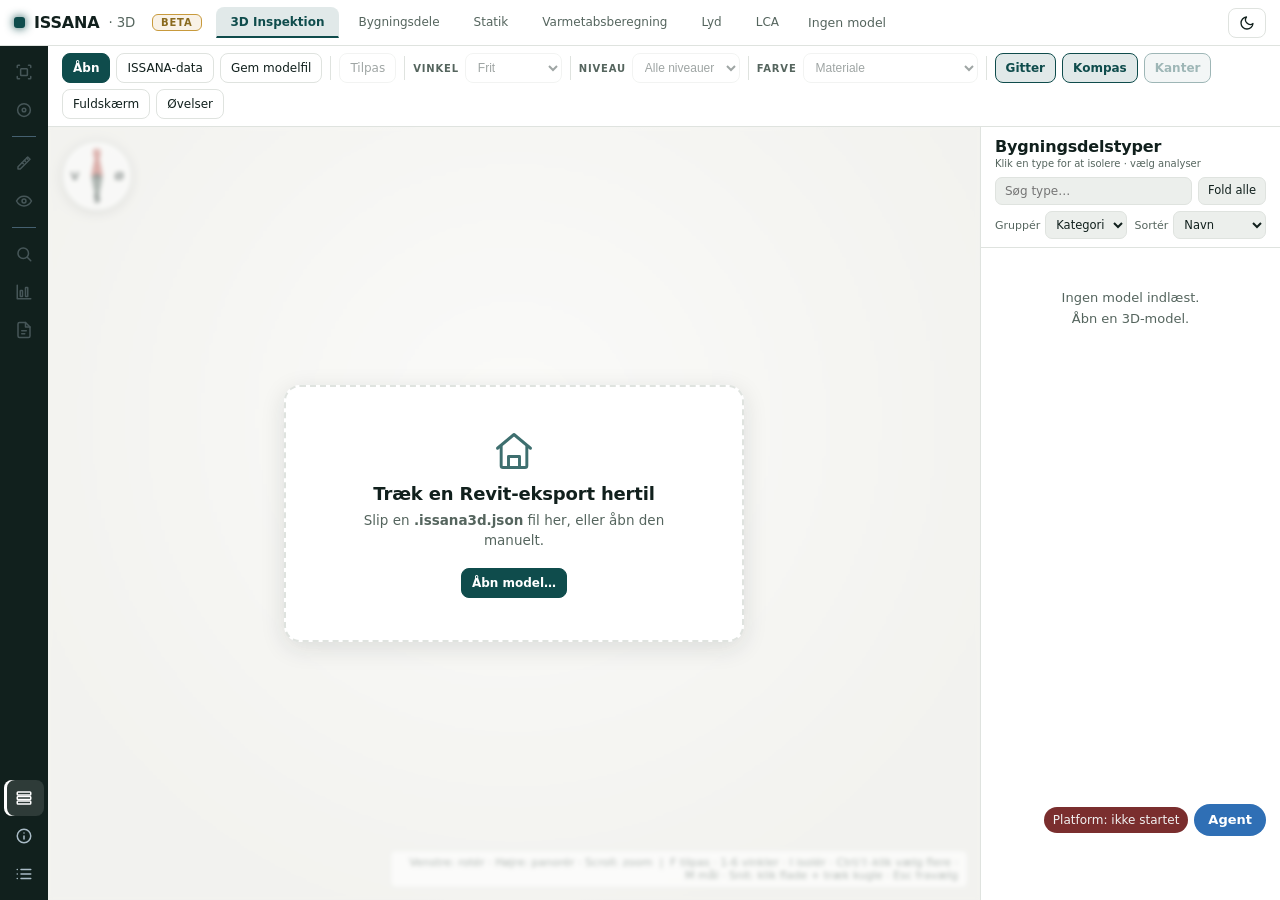
<file: 3d/index.html>
<!doctype html><html lang="da"><meta charset="utf-8"><title>ISSANA 3D</title><meta http-equiv="refresh" content="0;url=model3d/Revit-modelviewer.html"><a href="model3d/Revit-modelviewer.html">ISSANA 3D</a></html>
</file>
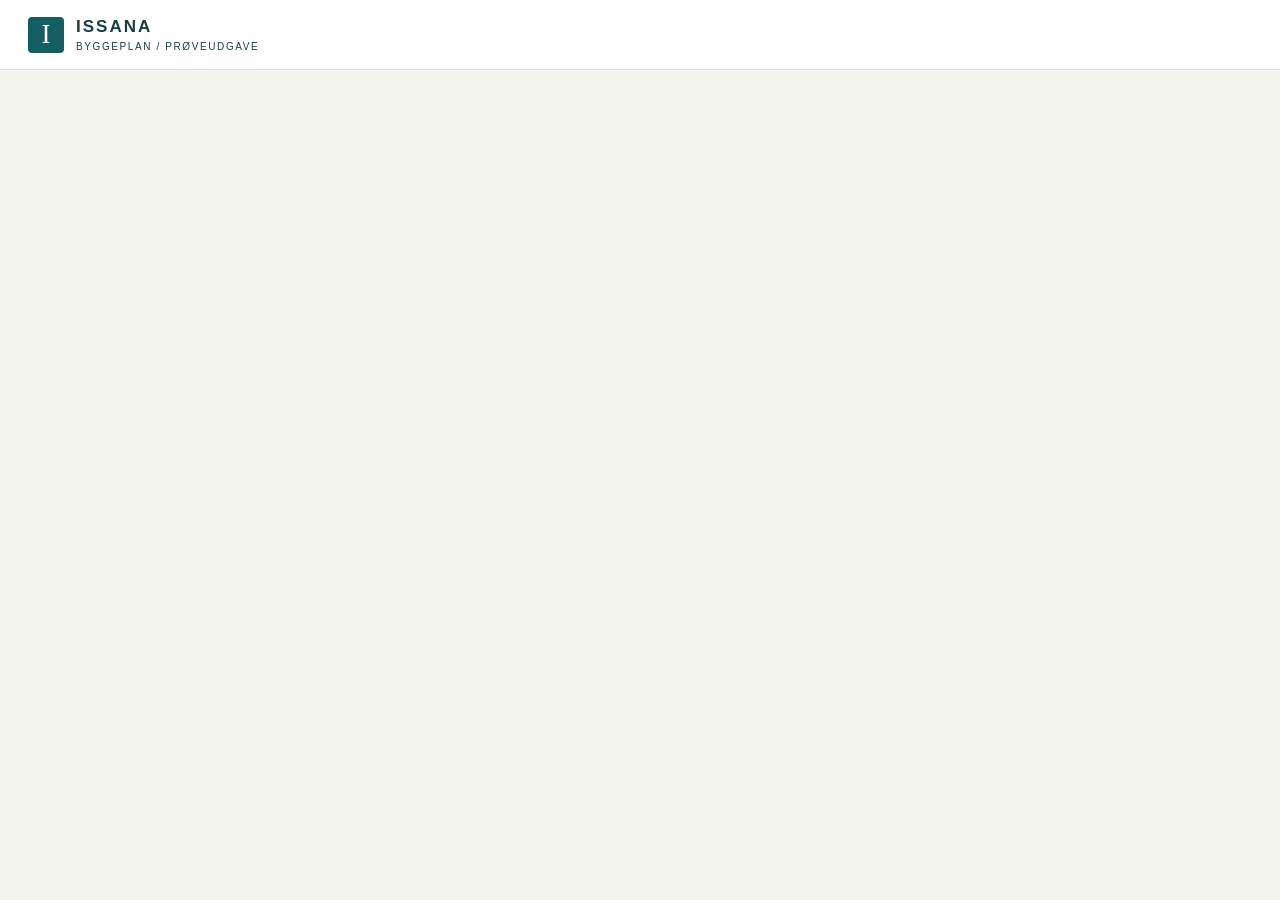
<file: 3d/model3d/byggeplan/index.html>
<!doctype html>
<html lang="da">
<head><meta charset="utf-8"><meta name="viewport" content="width=device-width,initial-scale=1"><title>ISSANA · Byggeplan</title><style>:root{--ink:#173e42;--muted:#627476;--brand:#145e61;--accent:#dfad58;--paper:#f5f5ef;--line:#dce3df;--white:#fff;--red:#a33e31;--green:#1b7268;font-family:'Bahnschrift','Aptos','Segoe UI',sans-serif;color:var(--ink);background:var(--paper);font-size:14px}
*{box-sizing:border-box}body{margin:0}button,input,select,textarea,summary{font:inherit}button,summary{cursor:pointer}button{background:#fff;color:var(--ink);border:1px solid var(--line);border-radius:6px;padding:9px 12px;white-space:nowrap}button:hover{background:#edf3ef}button:disabled{opacity:.45;cursor:default}button:focus-visible,summary:focus-visible,input:focus-visible,select:focus-visible,textarea:focus-visible{outline:3px solid #e5ac4e;outline-offset:2px}.primary{background:var(--brand);color:#fff;border-color:var(--brand)}.primary:hover{background:#0d4b4e}.quiet{background:transparent}input,select,textarea{width:100%;padding:9px;border:1px solid #ced8d3;border-radius:5px;color:var(--ink);background:#fff}textarea{resize:vertical}label{display:grid;gap:5px;font-size:12px;color:#52676b}input[type=checkbox]{width:16px;height:16px;accent-color:var(--brand)}input[type=range]{padding:0;accent-color:var(--brand)}input[type=number]{font-variant-numeric:tabular-nums}h1,h2,p{margin:0}h1{font-weight:600;font-size:30px;letter-spacing:-.8px}h2{font-size:20px}.topbar{min-height:70px;padding:14px 28px;display:flex;align-items:center;justify-content:space-between;gap:16px;border-bottom:1px solid var(--line);background:#fff}.identity{display:flex;align-items:center;gap:12px}.brand-mark{width:36px;height:36px;background:var(--brand);color:#fff;display:grid;place-items:center;font-family:Georgia,serif;font-size:27px;border-radius:4px}.identity b{font-size:17px;letter-spacing:2px}.identity span:not(.brand-mark){display:block;font-size:10px;letter-spacing:1.6px;margin-top:4px}.file-actions{display:flex;gap:7px;align-items:center}main{max-width:1920px;margin:auto;padding:26px 28px}.project-head{display:flex;justify-content:space-between;align-items:center;gap:18px;margin-bottom:18px}.eyebrow{font-size:10px;font-weight:600;letter-spacing:1.6px;color:var(--muted);margin-bottom:7px}#provenance{margin-top:8px;font-size:12px;color:var(--muted)}.project-numbers{display:flex;gap:32px}.project-numbers span{display:block;font-size:11px;color:var(--muted);margin-bottom:7px}.project-numbers strong{font-size:24px;font-weight:500;font-variant-numeric:tabular-nums}.assumption{padding:10px 14px;background:#f1ead7;border-left:3px solid #bd964a;font-size:12px;line-height:1.5;margin-bottom:18px}.workspace{display:grid;grid-template-columns:minmax(0,1fr) 302px;gap:18px;align-items:start}.workspace-main{min-width:0;background:#fff;border:1px solid var(--line);border-radius:9px;overflow:visible}.viewbar{display:flex;gap:10px;align-items:center;padding:13px 16px;border-bottom:1px solid var(--line);flex-wrap:wrap}nav{display:flex;gap:3px;margin-right:auto;background:#eef2ef;border-radius:6px;padding:3px}nav button{background:transparent;border:0;padding:8px 14px}nav .active{background:#fff;box-shadow:0 1px 4px #183c4020}.view-description{padding:13px 16px;display:flex;justify-content:space-between;gap:10px;color:var(--muted);font-size:12px;flex-wrap:wrap}.check{display:flex;align-items:center;gap:6px;font-size:12px}.plan-scroll{overflow:auto;max-height:560px;min-height:380px;border-bottom:1px solid var(--line);scrollbar-color:#b2c8c1 transparent}table{border-collapse:collapse;width:100%;font-size:12px}th{font-weight:500;text-align:left;background:#f3f5f2;position:sticky;top:0;z-index:3}td,th{padding:9px 8px;border-bottom:1px solid #edf0ed;vertical-align:middle}.row-label{min-width:190px;max-width:210px;position:sticky;left:0;background:#fff;z-index:2;border-right:1px solid var(--line)}th.row-label{z-index:4;background:#f3f5f2}.row-label button{border:0;background:transparent;padding:0;text-align:left;white-space:normal;font-size:12px;line-height:1.4;display:block;width:100%}.row-label span{display:block;font-size:10px;color:var(--muted);margin-top:3px}.selected .row-label{background:#e6f0ec}.day-head{text-align:center;min-width:29px;padding:6px 0;font-size:10px;color:var(--muted)}.gantt-track{position:relative;height:40px;padding:0;background-image:linear-gradient(to right,transparent calc(100% - 1px),#edf1ee 0);background-size:var(--day-width) 100%}.gantt-bar{position:absolute;height:20px;top:8px;border:0;border-radius:4px;padding:0;min-width:3px;background:var(--task-color);overflow:hidden}.gantt-bar:hover{background:var(--task-color);filter:brightness(1.12)}.gantt-bar span{display:block;color:white;font-size:10px;padding:4px 5px;overflow:hidden;text-overflow:ellipsis}.baseline-bar{position:absolute;top:32px;height:3px;background:#99a49f;border-radius:2px}.time-line{position:absolute;top:0;bottom:0;border-left:2px solid #c9882e;pointer-events:none}.zone-row{background:#edf2ee;font-size:11px;letter-spacing:.4px}.zone-row td{padding:7px 12px}.takt-cell{min-width:115px;padding:5px;vertical-align:top;height:75px}.takt-cell button{display:block;width:100%;margin:3px 0;text-align:left;white-space:normal;font-size:11px;background:color-mix(in srgb,var(--task-color) 12%,white);border:0;border-left:3px solid var(--task-color);line-height:1.4}.takt-cell small{display:block;color:var(--muted)}.takt-cell.current{background:#f9f0dc}.playbar{display:flex;align-items:center;gap:16px;padding:16px}.scrubber{flex:1;min-width:80px}.scrubber label{margin-bottom:8px;font-variant-numeric:tabular-nums}.time-budget{min-width:155px;text-align:right;font-size:13px}.time-budget span{display:block;color:var(--muted);font-size:10px;margin-bottom:5px}.time-budget b{font-weight:500}#legend{display:flex;gap:12px;flex-wrap:wrap;padding:0 16px 16px;font-size:11px;color:var(--muted)}.legend-item{display:flex;align-items:center;gap:5px}.dot{width:9px;height:9px;border-radius:2px;display:inline-block}#issues{padding:13px 16px;border-top:1px solid var(--line);font-size:12px}#issues ul{padding-left:18px;line-height:1.65;max-height:200px;overflow:auto}#issue-count{font-weight:500}#editor{background:#fff;padding:18px;border:1px solid var(--line);border-radius:9px;min-width:0}.editor-top{display:flex;justify-content:space-between;margin-bottom:12px}#task-id{font-size:10px;color:var(--muted)}#task-form{display:grid;gap:12px}.two{display:grid;grid-template-columns:1fr 1fr;gap:9px}.editor-actions{display:flex;gap:7px;flex-wrap:wrap}.editor-actions .primary{flex:1}.dependencies{font-size:12px}.dependencies summary{padding:8px 0}#dependencies{max-height:200px;overflow:auto}#dependencies label{display:flex;gap:8px;align-items:flex-start;margin:8px 0;font-size:11px}#dependencies input{flex:none}#calculated{background:#edf3ee;border-radius:5px;padding:10px;font-size:12px;line-height:1.7}.mapping{border-top:1px solid var(--line);padding-top:16px;margin-top:18px;font-size:11px;line-height:1.5}.mapping p{margin:7px 0;overflow-wrap:anywhere}.mapping button{font-size:11px;padding:7px}.statusline{display:flex;justify-content:space-between;gap:12px;color:var(--muted);font-size:11px;padding:16px 0}.menu,#settings{position:relative}.menu summary,#settings summary{padding:9px 10px;list-style:none;border:1px solid var(--line);border-radius:6px}.menu>div,#settings-form{position:absolute;right:0;top:calc(100% + 7px);width:270px;background:#fff;box-shadow:0 10px 35px #173e4225;border:1px solid var(--line);padding:12px;border-radius:7px;z-index:10;display:grid;gap:9px}.menu button{border:0;text-align:left}#settings-form p{font-size:11px;line-height:1.5;color:var(--muted)}#canvas-host{height:440px;min-height:250px;touch-action:none;background:#edf0e9;position:relative}#canvas-host canvas{display:block;width:100%;height:100%}.model-controls{padding:0 16px 10px;display:flex;gap:10px;flex-wrap:wrap;align-items:center}.model-controls label{display:flex;align-items:center;gap:5px}.model-controls select{max-width:180px}#model-pick{padding:12px 16px;font-size:11px;color:var(--muted);line-height:1.5;overflow-wrap:anywhere}#toast{position:fixed;bottom:20px;left:50%;transform:translateX(-50%);background:var(--ink);color:#fff;max-width:90vw;padding:13px 20px;border-radius:7px;z-index:30;font-size:13px;box-shadow:0 5px 30px #0002}dialog{border:1px solid var(--line);border-radius:10px;padding:24px;max-width:420px;color:var(--ink)}dialog::backdrop{background:#173e4250}dialog p{margin:15px 0;line-height:1.6}[hidden]{display:none!important}.blank{padding:30px;color:var(--muted)}
.site-controls{display:flex;gap:10px;align-items:center;flex-wrap:wrap}#site-dialog{width:min(680px,94vw);max-width:680px}#site-json{font-family:Consolas,monospace;font-size:12px;margin-bottom:14px}.playbar{border-bottom:1px solid var(--line);background:#fafbf8}.gantt-bar{touch-action:none;cursor:grab}.gantt-bar:active{cursor:grabbing}
@media(max-width:1100px){main{padding:20px 16px}.topbar{padding:12px 16px}.workspace{grid-template-columns:minmax(0,1fr) 275px;gap:12px}.time-budget{min-width:110px}.project-numbers{gap:20px}.project-numbers strong{font-size:20px}}
@media(max-width:820px){.workspace{grid-template-columns:1fr}#editor{max-width:none}.project-head{align-items:flex-start}.project-numbers{flex-direction:column;gap:12px}.project-numbers strong{font-size:18px}.topbar{flex-wrap:wrap}h1{font-size:25px}.plan-scroll{max-height:480px;min-height:260px}.statusline{flex-wrap:wrap}#canvas-host{height:380px}}
@media(max-width:480px){main{padding:16px 10px}.topbar{padding:12px 10px}.identity span:not(.brand-mark){font-size:9px}.project-head{display:block}.project-numbers{flex-direction:row;margin-top:16px}.viewbar{padding:10px;gap:8px}.viewbar nav{width:100%;justify-content:center}nav button{flex:1}.playbar{flex-wrap:wrap;padding:12px}.time-budget{width:100%;text-align:left}.row-label{min-width:155px;max-width:155px}.file-actions{flex-wrap:wrap}.view-description{padding:10px}.two{gap:8px}#canvas-host{height:310px}#settings-form{right:auto;left:0;width:260px}}
@media print{.topbar,.viewbar,.view-description,#editor,.playbar,.statusline,#issues,#toast{display:none!important}.workspace{display:block}.plan-scroll{max-height:none;overflow:visible}.workspace-main{border:0}main{padding:0}.gantt-bar{-webkit-print-color-adjust:exact;print-color-adjust:exact}.assumption{font-size:10px}}
/* Project tools stay behind one entry point; ordinary task editing stays visible. */
#project-dialog{width:min(1020px,94vw);max-height:90vh;padding:24px;border:1px solid #bdcac4;border-radius:14px;color:#163f43;background:#f7f7f0}#project-dialog::backdrop{background:#092c385e}.project-dialog-head{display:flex;justify-content:space-between;align-items:center}.project-dialog-head h2{margin:6px 0 18px}.project-tabs{display:flex;gap:5px;flex-wrap:wrap;border-bottom:1px solid #ced7d0;padding-bottom:14px;margin-bottom:18px}.project-tabs .active{background:#144e53;color:white}.tool-box{padding:18px;margin-top:18px;background:#fff;border:1px solid #dce2da;border-radius:10px}.tool-box h3{margin-top:0}.model-register{display:grid;gap:10px}.model-row{display:grid;grid-template-columns:2fr repeat(4,1fr);gap:10px;padding:16px;background:white;border:1px solid #dce2da;border-radius:10px}.model-row>div{grid-column:1/-1}.model-row small{display:block;color:#607573;overflow-wrap:anywhere}.model-row label.check{grid-column:span 2}.model-row button{align-self:end}.preview-card{padding:18px;background:#e2eee8;border-left:4px solid #176a6f;margin:14px 0}.scale-choice{display:flex;gap:6px;align-items:center}.scale-choice select{width:auto}.row-label small{display:block;font-size:10px;color:#627975;font-weight:400;margin-top:5px}#project-body>p{line-height:1.6}.project-numbers{flex-wrap:wrap}#carbon-card strong{font-size:20px}#ai-json,#carbon-json{font-family:Consolas,monospace;font-size:12px}.view-description{flex-wrap:wrap;gap:8px}.project-tabs button{font-size:12px}.day-head{white-space:normal!important;font-size:10px!important}.model-row input{min-width:0}
@media(max-width:700px){#project-dialog{padding:14px}.model-row{grid-template-columns:repeat(2,minmax(0,1fr))}.project-numbers{gap:14px}.file-actions{flex-wrap:wrap}.scale-choice{width:100%}.two{grid-template-columns:1fr}}
.waiting-for-model main,.waiting-for-model .file-actions,.waiting-for-model .project-numbers{display:none}
.execution-panel{border-top:1px solid var(--line);background:#f8faf7}.execution-panel>summary{display:flex;justify-content:space-between;gap:12px;padding:16px;font-weight:600}.execution-panel>summary span{font-size:11px;font-weight:400;color:var(--muted)}.execution-body{padding:0 20px 20px}.execution-intro{max-width:620px;padding:8px 0 20px}.execution-intro h2{font-size:22px;font-weight:500;margin-bottom:8px}.execution-body p{font-size:12px;line-height:1.6;color:var(--muted)}.execution-grid{display:grid;grid-template-columns:minmax(220px,1fr) minmax(220px,1fr);gap:24px}.execution-grid form{display:grid;gap:12px}.execution-hint{padding:10px 12px;background:#f1ead7;border-radius:4px}.execution-status{padding:16px;border-left:3px solid #ba8a38;background:#fff8e8;font-size:12px;line-height:1.5}.execution-status b{font-size:15px}.execution-status p{margin:8px 0}.execution-status ul{padding-left:18px;max-height:180px;overflow:auto}#execution-source{padding:4px 0;font-size:11px;overflow-wrap:anywhere}#execution-source h3{font-size:13px;font-weight:500}#execution-source dl{display:grid;grid-template-columns:80px 1fr;gap:7px}#execution-source dd{margin:0}#execution-source dt{color:var(--muted)}.execution-coverage{margin-top:22px;padding-top:16px;border-top:1px solid var(--line)}.execution-coverage summary{font-weight:500;margin-bottom:12px}.execution-coverage p{margin:10px 0}.coverage-scroll{max-height:230px;overflow:auto;border:1px solid var(--line);margin:12px 0}.coverage-scroll th{white-space:nowrap}.coverage-scroll td{font-size:11px}.coverage-scroll td:last-child{color:#8a642c}@media(max-width:1000px){.execution-grid{grid-template-columns:1fr}.execution-body{padding:0 14px 16px}.execution-panel>summary span{display:none}}
</style></head>
<body>
<header class="topbar"><div class="identity"><span class="brand-mark">I</span><div><b>ISSANA</b><span>BYGGEPLAN / PRØVEUDGAVE</span></div></div><div class="file-actions"><button id="open" class="quiet">Åbn</button><button id="undo" class="quiet" disabled>Fortryd</button><button id="save" class="primary">Gem HTML</button><details class="menu"><summary>Flere</summary><div><button id="json">Gem plan som JSON</button><button id="csv">Eksportér tidsplan (CSV)</button><button id="baseline">Fasthold referenceplan</button><button id="print">Udskriv tidsplan</button></div></details></div></header>
<input id="file" type="file" accept=".json" hidden>
<main>
<section class="project-head"><div><div class="eyebrow">TID · OMRÅDER · BYGNING</div><h1 id="project-title">Din byggeplan</h1><p id="provenance"></p></div><div class="project-numbers"><div><span>Planlagt afslutning</span><strong id="finish">–</strong></div><div><span>Samlet budget · DKK</span><strong id="budget">–</strong></div></div></section>
<div class="assumption" id="source-note">Virkelig modelgeometri. Tider, bemanding, rækkefølge og priser er eksempelværdier, som skal tilpasses.</div>
<section class="workspace">
<div class="workspace-main">
<div class="viewbar"><nav aria-label="Visning"><button data-view="gantt" class="active" aria-pressed="true">Tidsplan</button><button data-view="takt" aria-pressed="false">Taktplan</button><button data-view="model" aria-pressed="false">3D</button></nav><button id="add">+ Aktivitet</button><details id="settings"><summary>Planens rammer</summary><form id="settings-form"><label>Startdato<input name="startDate" type="date" required></label><label>Produktive timer pr. person/dag<input name="hoursPerDay" type="number" min="0.5" max="24" step="0.5" required></label><label>Takt i arbejdsdage<input name="taktDays" type="number" min="1" max="60" required></label><label>Fridage · én dato pr. linje<textarea name="holidays" placeholder="2026-12-24"></textarea></label><button class="primary" type="submit">Anvend rammer</button><p>Mandag–fredag. Startdatoer lægges på taktgrænser. Ventetider angives i arbejdsdage.</p></form></details></div>
<div class="view-description"><span id="view-caption">Klik på en aktivitet for at rette den.</span><label class="check"><input type="checkbox" id="show-baseline"> Vis referenceplan</label></div>
<div id="gantt" class="plan-scroll"></div><div id="takt" class="plan-scroll" hidden></div>
<div id="model-view" hidden><div class="model-controls"><button id="fit">Tilpas</button><button id="plan-camera">Ovenfra</button><label class="check"><input type="checkbox" id="ghost" checked> Vis kommende</label><label>Etage <select id="level"><option value="">Alle</option></select></label></div><div id="canvas-host"></div><div id="model-pick">Klik på en bygningsdel for at se dens aktivitet. Træk for at dreje; scroll for at zoome.</div></div>
<footer class="playbar"><button id="play" class="primary">Afspil</button><div class="scrubber"><label for="time" id="time-label">Tidspunkt</label><input type="range" id="time" min="0" max="20" value="6" step="0.5"></div><div class="time-budget"><span>Planlagt værdi til tidspunktet</span><b id="time-budget">–</b></div></footer>
<div id="legend"></div><details id="issues"><summary id="issue-count">Kontrol af planen</summary><ul id="issue-list"></ul></details>
</div>
<aside id="editor"><div class="editor-top"><span class="eyebrow">VALGT AKTIVITET</span><span id="task-id"></span></div><form id="task-form"><label>Aktivitet<input name="name" maxlength="200" required></label><div class="two"><label>Område<select name="zoneId"></select></label><label>Entreprise<input name="enterprise" maxlength="100"></label></div><div class="two"><label>Hold<input name="crewId" maxlength="100" required></label><label>Antal personer<input name="crewSize" type="number" min="1" max="500" required></label></div><label>Varighed bestemmes af<select name="mode"><option value="hours">Persontimer og bemanding</option><option value="fixed">Fast antal arbejdsdage</option></select></label><div class="two"><label id="hours-field">Persontimer · tomt = ukendt<input name="hours" type="number" min="0.01" step="0.01"></label><label id="days-field">Fast varighed · arbejdsdage<input name="fixedDays" type="number" min="1" max="1000" required></label><label>Budget · kr. · tomt = ukendt<input name="budget" type="number" min="0" step="0.01"></label></div><div class="two"><label>Tidligst fra<input name="notBefore" type="date"></label><label>Ventetid · arbejdsdage<input name="lagDays" type="number" min="0" max="365" required></label></div><details class="dependencies"><summary id="dependency-title">Afhængigheder</summary><div id="dependencies"></div></details><label>Kilde / forudsætning<input name="source" maxlength="300"></label><label>Bemærkning<textarea name="notes" rows="2" maxlength="1000"></textarea></label><div id="calculated"></div><div class="editor-actions"><button type="submit" class="primary">Anvend ændring</button><button type="button" id="delete" class="quiet">Fjern</button></div></form><section class="mapping"><div class="eyebrow">TILKNYTNING TIL 3D</div><p id="mapping-count"></p><p id="picked-description"></p><div class="editor-actions"><button id="attach" disabled>Tilknyt valgt del</button><button id="detach" disabled>Frigør valgt del</button></div></section></aside>
</section>
<div class="statusline"><span id="save-status">Ingen ændringer</span><span>Lokalt · ingen upload · originale Revit-filer ændres ikke</span></div>
</main>
<div id="toast" role="status" aria-live="polite" hidden></div>
<dialog id="error-dialog"><h2>Det skal lige rettes</h2><p id="error-text"></p><button id="close-error" class="primary">Tilbage</button></dialog>
<script id="bootstrap-data" type="application/json">null</script>
<script src="../../lib/three/three.global.js"></script><script src="../../lib/three/addons/controls/OrbitControls.global.js"></script><script>/* ISSANA Byggeplan: deterministic whole-workday planning, no browser dependencies. */
(function (root, factory) {
  if (typeof module === 'object' && module.exports) module.exports = factory();
  else root.BuildPlan = factory();
})(typeof globalThis !== 'undefined' ? globalThis : this, function () {
  'use strict';
  const DAY = 86400000;
  function fail(message) { throw new Error(message); }
  function validDate(value) {
    return typeof value === 'string' && /^\d{4}-\d{2}-\d{2}$/.test(value) &&
      Number.isFinite(Date.parse(value + 'T12:00:00Z')) && new Date(value + 'T12:00:00Z').toISOString().slice(0, 10) === value;
  }
  function dateAdd(value, n) { return new Date(Date.parse(value + 'T12:00:00Z') + n * DAY).toISOString().slice(0, 10); }
  function validate(plan) {
    if (!plan || !['issana-byggeplan/1','issana-byggeplan/2'].includes(plan.schema)) fail('Filen er ikke en understøttet ISSANA-byggeplan.');
    if (!validDate(plan.startDate)) fail('Projektets startdato er ugyldig.');
    if (!Number.isInteger(plan.taktDays) || plan.taktDays < 1 || plan.taktDays > 60) fail('Takten skal være 1–60 arbejdsdage.');
    if (!Number.isFinite(plan.hoursPerDay) || plan.hoursPerDay <= 0 || plan.hoursPerDay > 24) fail('Timer pr. dag skal være større end 0 og højst 24.');
    if (!Array.isArray(plan.holidays) || plan.holidays.some(d => !validDate(d))) fail('Fridage skal være gyldige datoer.');
    if (!Array.isArray(plan.zones) || !plan.zones.length || plan.zones.length > 500) fail('Planen skal have 1–500 områder.');
    const zones = new Set();
    for (const z of plan.zones) { if (typeof z.id!=='string'||!z.id||zones.has(z.id)) fail('Områder skal have unikke ID’er.'); zones.add(z.id); }
    if (!Array.isArray(plan.tasks) || plan.tasks.length > 1000) fail('Prøveudgaven understøtter højst 1.000 aktiviteter.');
    for(const x of [...plan.zones,...plan.tasks])if(x.taktDays!=null&&(!Number.isInteger(x.taktDays)||x.taktDays<0||x.taktDays>60))fail('Lokal takt skal være 0–60 arbejdsdage; 0 betyder fri planlægning.');
    const ids = new Set();
    for (const t of plan.tasks) {
      if (typeof t.id !== 'string' || !/^[\w.-]{1,80}$/.test(t.id) || ids.has(t.id)) fail('Aktiviteter skal have unikke ID’er uden mellemrum.');
      ids.add(t.id);
      if (!zones.has(t.zoneId)) fail(t.id + ': området findes ikke.');
      if (typeof t.name !== 'string' || !t.name.trim() || t.name.length > 200) fail(t.id + ': skriv et navn på højst 200 tegn.');
      if (!['hours', 'fixed'].includes(t.mode)) fail(t.id + ': ukendt varighedsmetode.');
      if (t.mode === 'hours' && t.hours !== null && (!Number.isFinite(t.hours) || t.hours <= 0 || t.hours > 1000000)) fail(t.id + ': arbejdstimer skal være positive eller ukendte.');
      if (!Number.isInteger(t.crewSize) || t.crewSize < 1 || t.crewSize > 500) fail(t.id + ': bemanding skal være 1–500 personer.');
      if (typeof t.crewId !== 'string' || !t.crewId.trim() || t.crewId.length > 100) fail(t.id + ': hold skal have et navn.');
      if (!Number.isInteger(t.fixedDays) || t.fixedDays < 1 || t.fixedDays > 1000) fail(t.id + ': varighed skal være 1–1.000 arbejdsdage.');
      if (t.notBefore && !validDate(t.notBefore)) fail(t.id + ': ugyldig tidligste startdato.');
      if (!Number.isInteger(t.lagDays) || t.lagDays < 0 || t.lagDays > 365) fail(t.id + ': ventetid skal være 0–365 arbejdsdage.');
      if (t.budget !== null && (!Number.isFinite(t.budget) || t.budget < 0 || t.budget > 1e12)) fail(t.id + ': budget skal være et positivt tal eller ukendt.');
      if (!Array.isArray(t.predecessors) || !Array.isArray(t.elementIds) || t.elementIds.length > 100000) fail(t.id + ': ugyldige referencer.');
      if (t.elementIds.some(id => typeof id !== 'string')) fail(t.id + ': element-ID skal være tekst.');
    }
    for (const t of plan.tasks) for (const id of t.predecessors) if (!ids.has(id) || id === t.id) fail(t.id + ': forgængeren ' + id + ' findes ikke eller er aktiviteten selv.');
    return plan;
  }
  function rhythm(plan,task){
    if(task.taktDays!=null)return task.taktDays;let z=plan.zones.find(z=>z.id===task.zoneId),seen=new Set();
    while(z&&!seen.has(z.id)){seen.add(z.id);if(z.taktDays!=null)return z.taktDays;z=plan.zones.find(x=>x.id===z.parentId);}return plan.taktDays;
  }
  function calendar(plan) {
    const holidays = new Set(plan.holidays), cache = [];
    function working(date) { const d = new Date(date + 'T12:00:00Z').getUTCDay(); return d !== 0 && d !== 6 && !holidays.has(date); }
    let start = plan.startDate;
    let count = 0;
    while (!working(start)) { start = dateAdd(start, 1); if (++count > 10000) fail('Kalenderen har ingen arbejdsdage.'); }
    cache.push(start);
    function dateAt(index) {
      index = Math.max(0, Math.floor(index));
      if (index > 10000) fail('Planen overstiger 10.000 arbejdsdage.');
      while (cache.length <= index) { let d = dateAdd(cache[cache.length - 1], 1); while (!working(d)) d = dateAdd(d, 1); cache.push(d); }
      return cache[index];
    }
    function indexAt(date) {
      if (!date || date <= start) return 0;
      for (let i = 0; i <= 10000; i++) if (dateAt(i) >= date) return i;
      fail('Datoen ligger mere end 10.000 arbejdsdage fra start.');
    }
    return { dateAt, indexAt, working };
  }
  function schedule(plan) {
    validate(plan);
    const cal = calendar(plan), byId = new Map(plan.tasks.map(t => [t.id, t]));
    const rows = new Map(), bookings = new Map(), visiting = new Set(), ordered = [], visited = new Set(), warnings = [];
    function visit(id) {
      if (visited.has(id)) return;
      if (visiting.has(id)) fail('Afhængigheder danner en cirkel ved ' + id + '. Ret forgængerne.');
      visiting.add(id);
      byId.get(id).predecessors.forEach(visit);
      visiting.delete(id); visited.add(id); ordered.push(byId.get(id));
    }
    plan.tasks.forEach(t => visit(t.id));
    for (const t of ordered) {
      const duration = t.mode === 'fixed' ? t.fixedDays : t.hours === null ? null : Math.ceil(t.hours / (t.crewSize * plan.hoursPerDay));
      const blocked = duration === null || t.predecessors.some(id => rows.get(id).blocked);
      if (blocked) {
        const reason = duration === null ? 'Mangler arbejdstimer' : 'Afventer en forgænger uden varighed';
        rows.set(t.id, { ...t, blocked: true, reason, start: null, end: null, duration: null });
        warnings.push({ taskId: t.id, severity: 'error', message: t.name + ': ' + reason.toLowerCase() + '.' });
        continue;
      }
      let earliest = Math.max(cal.indexAt(t.notBefore), ...t.predecessors.map(id => rows.get(id).end + t.lagDays));
      if (!t.predecessors.length) earliest = Math.max(earliest, t.lagDays);
      const takt=rhythm(plan,t),align=n=>takt?Math.ceil(n/takt)*takt:n;
      let start = align(earliest);
      const intervals = bookings.get(t.crewId) || [];
      let conflict;
      while ((conflict = intervals.find(b => start < b.end && start + duration > b.start))) start = align(conflict.end);
      const end = start + duration;
      if (end > 10000) fail('Planen overstiger 10.000 arbejdsdage.');
      intervals.push({ start, end, taskId: t.id }); intervals.sort((a, b) => a.start - b.start); bookings.set(t.crewId, intervals);
      rows.set(t.id, { ...t, blocked: false, start, end, duration, effectiveTakt:takt, startDate: cal.dateAt(start), finishDate: cal.dateAt(end - 1), resourceDelay: start - align(earliest) });
      if (takt&&duration > takt) warnings.push({ taskId: t.id, severity: 'warning', message: t.name + ' kræver ' + duration + ' dage og overskrider takten på ' + takt + '.' });
      if (t.budget === null) warnings.push({ taskId: t.id, severity: 'warning', message: t.name + ': budget er ukendt.' });
    }
    const tasks = plan.tasks.map(t => rows.get(t.id));
    const horizon = Math.max(1, ...tasks.filter(t => !t.blocked).map(t => t.end));
    for (let i = 0; i < tasks.length; i++) for (let j = i + 1; j < tasks.length; j++) {
      const a = tasks[i], b = tasks[j];
      if (!a.blocked && !b.blocked && a.zoneId === b.zoneId && a.crewId !== b.crewId && a.start < b.end && b.start < a.end)
        warnings.push({ taskId: a.id, severity: 'warning', message: a.name + ' og ' + b.name + ' overlapper i samme område; kontrollér plads og adgang.' });
    }
    return { tasks, horizon, warnings, calendar: cal, budget: tasks.reduce((s, t) => s + (t.budget ?? 0), 0), budgetIncomplete: tasks.some(t => t.budget === null) };
  }
  function snapshot(result, time) {
    return result.tasks.map(t => {
      const progress = t.blocked ? 0 : Math.max(0, Math.min(1, (time - t.start) / t.duration));
      return { ...t, progress, state: t.blocked ? 'blocked' : time >= t.end ? 'done' : time >= t.start ? 'active' : 'future', allocatedBudget: t.budget === null ? null : t.budget * progress };
    });
  }
  function csv(result) {
    const quote = v => '"' + String(v ?? '').replace(/^[=+@\-]/, "'$&").replace(/"/g, '""') + '"';
    const rows = [['Synchronization ID', 'Task Name', 'Planned Start', 'Planned End', 'Task Type', 'Budget DKK', 'Zone', 'Crew', 'Element IDs']];
    for (const t of result.tasks) rows.push([t.id, t.name, t.startDate || '', t.finishDate || '', 'Construct', t.budget, t.zoneId, t.crewId, t.elementIds.join('|')]);
    return '\uFEFF' + rows.map(r => r.map(quote).join(',')).join('\r\n');
  }
  function escapeJson(value) { return JSON.stringify(value).replace(/</g, '\\u003c').replace(/\u2028/g, '\\u2028').replace(/\u2029/g, '\\u2029'); }
  return { validate, calendar, schedule, snapshot, csv, validDate, dateAdd, escapeJson, rhythm };
});
</script><script>(function(root,factory){if(typeof module==='object'&&module.exports)module.exports=factory();else root.BuildModel=factory();})(typeof globalThis!=='undefined'?globalThis:this,function(){
  'use strict';
  const copy=v=>JSON.parse(JSON.stringify(v));
  const metadata=(value,omit)=>copy(Object.fromEntries(Object.entries(value).filter(([k])=>!omit.includes(k))));
  const installationCategories=['Rør','Kanaler','Kabler','Rørformstykker','Kanalformstykker','Kabelbakker og fittings','Mekanisk udstyr','Elektrisk udstyr','Luftarmaturer','Sanitet','Øvrige installationer'];
  function provenance(value){
    const p=value&&typeof value==='object'&&!Array.isArray(value)?copy(value):{},declared=typeof value==='string'?value:p.value;
    const evidence=p.sourceEvidence,documented=typeof evidence==='string'?!!evidence.trim():Array.isArray(evidence)?evidence.length>0:!!evidence&&typeof evidence==='object'&&Object.keys(evidence).length>0;
    p.value=['designed','syntheticTest','unknown'].includes(declared)?declared:'unknown';
    if(p.value==='designed'&&!documented){p.declaredValue='designed';p.value='unknown';p.reason='Projektoprindelse mangler kildebevis.';}
    return p;
  }
  function installationCategory(e){
    const c=String(e.builtInCategory||'')+'|'+String(e.category||'');
    if(/OST_PlumbingFixtures|\|Sanitet$/i.test(c))return 'Sanitet';
    if(/OST_DuctTerminal|\|Luftarmaturer$/i.test(c))return 'Luftarmaturer';
    if(/OST_PipeFitting|OST_PipeAccessory|\|Rørformstykker$|\|Rørtilbehør$/i.test(c))return 'Rørformstykker';
    if(/OST_DuctFitting|OST_DuctAccessory|\|Kanalformstykker$|\|Kanaltilbehør$/i.test(c))return 'Kanalformstykker';
    if(/OST_CableTray|OST_Conduit|\|Kabelbakker|\|Kabelrør/i.test(c))return 'Kabelbakker og fittings';
    if(/OST_Wire|\|Kabler$/i.test(c))return 'Kabler';
    if(/OST_PipeCurves|OST_FlexPipeCurves|\|Rør$/i.test(c))return 'Rør';
    if(/OST_DuctCurves|OST_FlexDuctCurves|\|Kanaler$/i.test(c))return 'Kanaler';
    if(/OST_MechanicalEquipment|\|Mekanisk udstyr$/i.test(c))return 'Mekanisk udstyr';
    if(/OST_Electrical|OST_Lighting|\|Elektrisk udstyr$|\|Belysning$/i.test(c))return 'Elektrisk udstyr';
    return e.installation===true?'Øvrige installationer':null;
  }
  function executionDefaults(operation='unknown',control=false){return {deliveryMode:control?'none':'unknown',operation,reviewState:'needsInput',progress:{basis:'illustrative',visualMethod:control?'none':'activityStatus'}};}
  function normalize(raw){
    if(!raw||!Array.isArray(raw.elements)||!String(raw.schema||'').startsWith('issana-3d/'))throw new Error('Vælg et ISSANA 3D-udtræk (.issana3d.json).');
    if(raw.elements.length>10000)throw new Error('Prøveudgaven har et loft på 10.000 elementer. Brug et mindre modeludtræk.');
    const seen=new Set(),elements=[];let triangles=0,skipped=Number.isInteger(raw.skipped)&&raw.skipped>=0?raw.skipped:0;
    const min=[Infinity,Infinity,Infinity],max=[-Infinity,-Infinity,-Infinity];
    for(const e of raw.elements){
      const key=String(e.uniqueId||e.id||'');if(!key||seen.has(key))throw new Error('Modellen indeholder manglende eller gentagne element-ID’er.');seen.add(key);
      const meshes=[];
      for(const m of e.meshes||[]){
        if(!Array.isArray(m.pos)||m.pos.length<9||m.pos.length%3||m.pos.some(n=>!Number.isFinite(n)||Math.abs(n)>1e8)){skipped++;continue;}
        if(m.idx&&(!Array.isArray(m.idx)||m.idx.length%3||m.idx.some(n=>!Number.isInteger(n)||n<0||n>=m.pos.length/3))){skipped++;continue;}
        const count=m.idx?m.idx.length/3:m.pos.length/9;if(!Number.isInteger(count)){skipped++;continue;}
        triangles+=count;if(triangles>500000)throw new Error('Prøveudgaven har et loft på 500.000 trekanter. Eksportér med færre detaljer.');
        for(let i=0;i<m.pos.length;i++){const a=i%3;min[a]=Math.min(min[a],m.pos[i]);max[a]=Math.max(max[a],m.pos[i]);}
        meshes.push({...metadata(m,['pos','idx']),pos:m.pos,idx:m.idx||null});
      }
      elements.push({...metadata(e,['meshes']),id:String(e.id??key),uniqueId:key,name:String(e.name||e.type||e.category||'Bygningsdel').slice(0,300),category:String(e.category||'Andet').slice(0,80),level:String(e.level||'Uden etage').slice(0,100),provenance:provenance(e.provenance??raw.provenance),provenanceInherited:e.provenanceInherited??!Object.prototype.hasOwnProperty.call(e,'provenance'),meshes});
    }
    if(!triangles)throw new Error('Modellen indeholder ingen gyldig 3D-geometri.');
    return {...metadata(raw,['elements','bbox']),schema:'issana-3d/1.3',sourceSchema:raw.sourceSchema||raw.schema,model:String(raw.model||'Model').slice(0,200),modelKey:String(raw.modelKey||raw.model||'model'),exported:String(raw.exported||''),provenance:provenance(raw.provenance),geometryUnits:raw.geometryUnits??'m',sourceUnits:copy(raw.sourceUnits??{geometry:'m',area:'m2',length:'m',layerThickness:'mm'}),truncated:!!raw.truncated,skipped,triangles,bbox:{min,max},elements};
  }
  function planFor(model){
    const levels=[...new Set(model.elements.map(e=>e.level))].sort((a,b)=>a.localeCompare(b,'da',{numeric:true}));
    const zones=levels.map((name,i)=>({id:'z'+(i+1),name}));
    const phases=[{name:'Dæk og fundamenter',enterprise:'Råhus',crewId:'Hold dæk',color:'#1b6d72',budget:25000},{name:'Vægge og øvrige bygningsdele',enterprise:'Bygningsarbejder',crewId:'Hold bygning',color:'#bd7334',budget:45000},{name:'Glas og døre',enterprise:'Facade og aptering',crewId:'Hold glas',color:'#5c77a4',budget:30000},{name:'Kontrol og overdragelse',enterprise:'Kontrol',crewId:'Hold kontrol',color:'#816c92',budget:5000}];
    const tasks=[];
    zones.forEach((z,i)=>phases.forEach((phase,j)=>{
      const group=e=>/Gulve|Fundamenter|Tag/i.test(e.category)?0:/Glas|Vinduer|Døre/i.test(e.category)?2:1;
      const ids=model.elements.filter(e=>e.level===z.name&&!installationCategory(e)&&group(e)===j).map(e=>e.uniqueId);
      const predecessors=[];if(j>0)predecessors.push('a'+(i*4+j));if(i>0)predecessors.push('a'+((i-1)*4+j+1));if(i>0&&j===0)predecessors.push('a'+((i-1)*4+2));
      tasks.push({id:'a'+(i*4+j+1),name:phase.name,zoneId:z.id,enterprise:phase.enterprise,crewId:phase.crewId,color:phase.color,crewSize:j===3?1:2,mode:'hours',hours:j===3?8:32,fixedDays:2,lagDays:0,notBefore:'',predecessors:[...new Set(predecessors)],elementIds:ids,budget:phase.budget,source:'Eksempelværdi – ikke hentet fra Sigma',execution:executionDefaults(j===3?'other':'unknown',j===3),notes:ids.length?'Elementerne er grupperet efter etage og kategori. Arbejdsmetode, omfang og rækkefølge er uafklaret; hel geometri er ikke et leveret produkt.':'Aktivitet uden geometri: kontrollér omfanget eller fjern den, hvis den ikke er relevant.'});
    }));
    zones.forEach((z,i)=>installationCategories.forEach((category,j)=>{
      const ids=model.elements.filter(e=>e.level===z.name&&installationCategory(e)===category).map(e=>e.uniqueId);if(!ids.length)return;
      const id='mep-'+(i+1)+'-'+(j+1);
      tasks.push({id,name:category+' · installation',zoneId:z.id,enterprise:'Installationer · '+category,crewId:'Afklar hold · '+category,color:'#317aab',crewSize:2,mode:'hours',hours:32,fixedDays:2,lagDays:0,notBefore:'',predecessors:['a'+(i*4+2)],elementIds:ids,budget:null,source:'Eksempelværdi – ikke hentet fra Sigma',execution:executionDefaults('installMEP'),notes:'Eksempel på særskilt installationsaktivitet. 32 persontimer og rækkefølge er antagelser; pris, metode, systemforbindelser og prøvekrav er uafklaret.'});
      tasks.find(t=>t.id==='a'+(i*4+4)).predecessors.push(id);
    }));
    return {schema:'issana-byggeplan/1',name:model.model+' · første byggeplan',startDate:'2026-11-16',hoursPerDay:8,taktDays:2,holidays:[],modelKey:model.modelKey,modelExported:model.exported,dataStatus:'example-assumptions',zones,tasks,baseline:null};
  }
  return {normalize,planFor,provenance,installationCategory,installationCategories,executionDefaults};
});
</script><script>/* ISSANA project data: model federation, source packages and reviewable AI proposals. */
(function(root,factory){if(typeof module==='object'&&module.exports)module.exports=factory(require('./core.js'),require('./model.js'));else root.BuildProject=factory(root.BuildPlan,root.BuildModel);})(typeof globalThis!=='undefined'?globalThis:this,function(C,M){
  'use strict';
  const copy=v=>JSON.parse(JSON.stringify(v)), own=(o,k)=>Object.prototype.hasOwnProperty.call(o,k);
  const fail=m=>{throw new Error(m);}, idOk=id=>typeof id==='string'&&/^[\w.-]{1,80}$/.test(id);
  const key=(modelId,elementId)=>modelId+'::'+encodeURIComponent(elementId);
  function descriptor(id,m,discipline='ARK',options={}){return {id,name:m.model,discipline,sourceKey:m.modelKey,revision:m.exported,sourceInstanceId:options.sourceInstanceId||m.sourceInstanceId||'host',sourceFileHash:m.sourceFileHash??null,sourceUnits:copy(m.sourceUnits),provenance:M.provenance(m.provenance),alignmentCheck:copy(m.alignmentCheck??{status:'needsInput'}),...(m.worldFromSource?{worldFromSource:copy(m.worldFromSource)}:{}),visible:true,coordinatesReviewed:false,translation:[0,0,0],rotationZ:0};}
  function matrixFor(d){const a=d.rotationZ*Math.PI/180,c=Math.cos(a),s=Math.sin(a),t=d.translation;return {matrix:[c,-s,0,t[0],s,c,0,t[1],0,0,1,t[2],0,0,0,1],order:'row-major',axes:'XYZ',units:'m'};}
  // A deterministic change marker, not a signature or proof of surveyed alignment.
  function alignmentFingerprint(d){const value=JSON.stringify([d.id,d.sourceKey,d.revision,d.sourceInstanceId??'host',d.sourceFileHash??null,matrixFor(d)]);let hash=2166136261;for(let i=0;i<value.length;i++)hash=Math.imul(hash^value.charCodeAt(i),16777619);return 'placement-v1-'+(hash>>>0).toString(16);}
  function alignmentStatus(d,check=d.alignmentCheck){
    if(check?.status==='stale')return 'stale';
    if(check?.status!=='reviewed'||!check.inputHash)return 'needsInput';
    if(check.inputHash!==alignmentFingerprint(d))return 'stale';
    const evidence=check.sourceEvidence??check.evidence,hasEvidence=typeof evidence==='string'?!!evidence.trim():Array.isArray(evidence)?evidence.length>0:!!evidence&&typeof evidence==='object'&&Object.keys(evidence).length>0;
    return d.coordinatesReviewed===true&&hasEvidence?'reviewed':'needsInput';
  }
  function upgrade(data){
    if(data.schema==='issana-byggeplan-package/2'){const p=copy(data.plan),entries=data.models.map(e=>({...copy(Object.fromEntries(Object.entries(e).filter(([k])=>k!=='model'))),model:M.normalize(e.model)}));validate(p);return {plan:p,entries,model:federate(p,entries)};}
    const m=M.normalize(data.model&&typeof data.model==='object'?data.model:data),p=copy(data.plan||M.planFor(m));
    if(p.schema==='issana-byggeplan/2'){const entries=[{id:p.models?.[0]?.id,model:m}];validate(p);return {plan:p,entries,model:federate(p,entries)};}
    const projectId=p.projectId||'project-'+Math.random().toString(36).slice(2,12),modelId=p.models?.[0]?.id||'model-1';
    p.schema='issana-byggeplan/2';p.projectId=projectId;p.revision=p.revision??0;p.models=p.models??[descriptor(modelId,m)];p.options=p.options??{cost:true,co2:false};p.climateRecords=p.climateRecords??[];p.sourcePackages=p.sourcePackages??[];p.cameraShots=p.cameraShots??[];
    p.zones=p.zones.map(z=>({parentId:null,kind:'area',taktDays:null,...z}));
    p.tasks.forEach(t=>{t.elementIds=t.elementIds.map(id=>key(modelId,id));t.taktDays=t.taktDays??null;if(t.source==='Eksempelværdi – ikke hentet fra Sigma')t.illustrative=true;});
    p.modelKey=projectId;p.modelExported=m.exported;
    const entries=[{id:modelId,model:m}];validate(p);return {plan:p,entries,model:federate(p,entries)};
  }
  function validate(p){
    C.validate(p);if(p.schema!=='issana-byggeplan/2')fail('Projektet skal være version 2.');
    if(!idOk(p.projectId)||!Number.isInteger(p.revision)||p.revision<0)fail('Projekt-ID og revision skal være gyldige.');
    if(!Array.isArray(p.models)||!p.models.length||p.models.length>12)fail('Projektet skal have 1–12 fagmodeller.');
    const ids=new Set(),sources=new Map();for(const m of p.models){
      if(!idOk(m.id)||ids.has(m.id))fail('Fagmodeller skal have unikke ID’er.');ids.add(m.id);
      if(!['ARK','KON','MEP','VVS','VENT','EL','ANDET'].includes(m.discipline))fail('Ukendt fag for '+m.id);
      if(typeof m.sourceKey!=='string'||!m.sourceKey||typeof m.revision!=='string')fail('Fagmodellen mangler kildeidentitet.');
      const instance=m.sourceInstanceId??'host';if(!idOk(instance))fail('Kildeinstansen skal have et gyldigt ID.');
      const source=sources.get(m.sourceKey);if(source&&(source.instances.has(instance)||source.revision!==m.revision))fail('Samme modelkilde forekommer flere gange uden særskilt instans eller med forskellig revision.');
      if(source)source.instances.add(instance);else sources.set(m.sourceKey,{revision:m.revision,instances:new Set([instance])});
      if(!Array.isArray(m.translation)||m.translation.length!==3||m.translation.some(x=>!Number.isFinite(x)||Math.abs(x)>1e8)||!Number.isFinite(m.rotationZ)||Math.abs(m.rotationZ)>360)fail('Modelplacering skal være meter og grader.');
      if(m.worldFromSource){const t=m.worldFromSource,expected=matrixFor(m);if(t.order!=='row-major'||t.axes!=='XYZ'||t.units!=='m'||!Array.isArray(t.matrix)||t.matrix.length!==16||t.matrix.some((v,i)=>!Number.isFinite(v)||Math.abs(v-expected.matrix[i])>1e-9))fail('Denne transformation understøttes ikke. Kun rotationZ og translation i meter; ingen spejling eller skalering.');}
    }
    const zoneIds=new Set(p.zones.map(z=>z.id));for(const z of p.zones){if(z.parentId&&!zoneIds.has(z.parentId))fail('Områdets overområde findes ikke: '+z.id);let q=z,seen=new Set();while(q){if(seen.has(q.id))fail('Områderne danner en cirkel.');seen.add(q.id);q=p.zones.find(x=>x.id===q.parentId);}}
    if(!p.options||typeof p.options.cost!=='boolean'||typeof p.options.co2!=='boolean')fail('Vælg pris og CO₂ som tilvalg.');
    if(!Array.isArray(p.climateRecords)||p.climateRecords.length>5000)fail('CO₂-poster skal være en liste på højst 5.000 poster.');
    const carbonIds=new Set();for(const r of p.climateRecords){if(!idOk(r.id)||carbonIds.has(r.id))fail('CO₂-poster skal have unikke kilde-ID’er.');carbonIds.add(r.id);if(!p.tasks.some(t=>t.id===r.taskId))fail('CO₂-postens aktivitet findes ikke.');if(r.kgCo2e!==null&&(!Number.isFinite(r.kgCo2e)||r.kgCo2e<0||r.kgCo2e>1e12))fail('CO₂ skal være kg CO₂e eller null (ukendt).');if(typeof r.modules!=='string'||!r.modules.trim()||typeof r.source!=='string'||!r.source.trim())fail('CO₂-poster kræver afgrænsning og kilde.');}
    if(!Array.isArray(p.sourcePackages)||p.sourcePackages.length>100)fail('Ugyldige kalkulationspakker.');
    if(!Array.isArray(p.cameraShots)||p.cameraShots.length>20)fail('Højst 20 kameranøgler.');
    let prev=-1;for(const shot of p.cameraShots){if(!Number.isFinite(shot.at)||shot.at<0||shot.at>1||shot.at<=prev)fail('Kameranøgler skal være stigende fra 0 til 1.');prev=shot.at;for(const field of ['position','target'])if(!Array.isArray(shot[field])||shot[field].length!==3||shot[field].some(v=>!Number.isFinite(v)||Math.abs(v)>1e8))fail('Ugyldig kameraposition.');}
    return p;
  }
  function federate(p,entries){
    validate(p);
    const elements=[],modelSources=[],min=[Infinity,Infinity,Infinity],max=[-Infinity,-Infinity,-Infinity];let triangles=0,skipped=0;
    if(!Array.isArray(entries)||entries.length!==p.models.length)fail('Planen og modelpakken har forskellige fagmodeller.');
    for(const d of p.models){const entry=entries.find(e=>e.id===d.id),m=entry?.model;if(!m||m.modelKey!==d.sourceKey||m.exported!==d.revision)fail('Forkert modelrevision for '+d.name+'. Åbn den tilhørende modelpakke.');
      if(m.geometryUnits&&m.geometryUnits!=='m')fail('Modelgeometri skal være normaliseret til meter; enhedskonvertering skal dokumenteres før import.');
      triangles+=m.triangles||0;skipped+=m.skipped||0;if(triangles>1500000||elements.length+m.elements.length>30000)fail('Prøveudgaven understøtter i alt 30.000 elementer og 1,5 mio. trekanter.');
      const a=d.rotationZ*Math.PI/180,c=Math.cos(a),s=Math.sin(a),tr=d.translation;
      const identity={modelId:d.id,modelRevision:d.revision,sourceInstanceId:d.sourceInstanceId??'host'},inheritedProvenance=M.provenance(m.provenance),sourceProvenance=inheritedProvenance.value==='syntheticTest'?inheritedProvenance:M.provenance(d.provenance??m.provenance),byLocalId=new Map(m.elements.map(e=>[String(e.id),e.uniqueId]));
      modelSources.push({...copy(Object.fromEntries(Object.entries(m).filter(([k])=>k!=='elements'))),...identity,sourceKey:d.sourceKey,discipline:d.discipline,provenance:sourceProvenance,worldFromSource:matrixFor(d),coordinatesReviewed:d.coordinatesReviewed===true,alignmentStatus:alignmentStatus(d),alignmentCheck:copy(d.alignmentCheck??m.alignmentCheck??{status:'needsInput'})});
      for(const e of m.elements){const meshes=e.meshes.map(mesh=>{const pos=new Array(mesh.pos.length);for(let i=0;i<pos.length;i+=3){const x=mesh.pos[i],y=mesh.pos[i+1];pos[i]=x*c-y*s+tr[0];pos[i+1]=x*s+y*c+tr[1];pos[i+2]=mesh.pos[i+2]+tr[2];for(let j=0;j<3;j++){min[j]=Math.min(min[j],pos[i+j]);max[j]=Math.max(max[j],pos[i+j]);}}return {...mesh,pos};});
        const sourceRef={...copy(e.sourceRef??{}),...identity,elementUniqueId:e.uniqueId},element={...e,uniqueId:key(d.id,e.uniqueId),sourceElementId:e.uniqueId,sourceRef,modelId:d.id,discipline:d.discipline,provenance:M.provenance(e.provenanceInherited||!e.provenance?sourceProvenance:e.provenance),meshes};
        if(e.typeId!=null)element.typeRef={...copy(e.typeRef??{}),...identity,typeId:String(e.typeId)};
        if(e.hostId!=null){const host=byLocalId.get(String(e.hostId));element.hostRef=host?{...identity,elementUniqueId:host}:{...identity,sourceElementId:String(e.hostId),status:'unresolved'};}
        elements.push(element);
      }
    }
    const known=new Set(elements.map(e=>e.uniqueId));for(const t of p.tasks)if(t.elementIds.some(id=>!known.has(id)))fail('Aktiviteten '+t.id+' henviser til modeldele, der ikke findes i denne modelrevision.');
    return {schema:'issana-3d/1.3',model:p.models.length+' fagmodeller',modelKey:p.projectId,exported:p.models.map(m=>m.revision).join('|'),geometryUnits:'m',modelSources,elements,bbox:{min,max},triangles,skipped,truncated:entries.some(e=>e.model.truncated)};
  }
  function addModel(p,entries,raw,discipline,options={}){
    const m=M.normalize(raw);if(p.models.some(x=>x.sourceKey===m.modelKey)&&!options.sourceInstanceId)fail('Denne model er allerede i projektet. Gentagen placering kræver en eksplicit kildeinstans; revisioner skal afklares.');
    const next=copy(p);let n=1;while(next.models.some(x=>x.id==='model-'+n))n++;const id='model-'+n;next.models.push(descriptor(id,m,discipline,options));
    validate(next);const nextEntries=[...entries,{id,model:m}];federate(next,nextEntries);return {plan:next,entries:nextEntries};
  }
  function coverage(p,model){
    if(!model||model.modelKey!==p.projectId||!Array.isArray(model.elements))fail('Modellen til dækningsrapporten matcher ikke projektet.');
    const assigned=new Set(p.tasks.flatMap(t=>t.elementIds)),categories=new Map(),mepCoverage=[],models=[];
    const counts=()=>({exportedCount:0,scheduledCount:0,unscheduledCount:0,geometryMissingCount:0,provenanceCounts:{designed:0,syntheticTest:0,unknown:0}});
    const add=(row,e,origin)=>{row.exportedCount++;row[assigned.has(e.uniqueId)?'scheduledCount':'unscheduledCount']++;if(!e.meshes?.length)row.geometryMissingCount++;row.provenanceCounts[origin]++;};
    const totals=counts();
    for(const d of p.models){
      const source=model.modelSources?.find(m=>m.modelId===d.id),origin=M.provenance(source?.provenance??d.provenance),check=d.alignmentCheck??source?.alignmentCheck;
      const identity={modelId:d.id,modelRevision:d.revision,sourceInstanceId:d.sourceInstanceId??'host',provenance:origin,alignmentStatus:alignmentStatus(d,check),coordinatesReviewed:d.coordinatesReviewed===true};
      const row={...identity,...counts()},mep=new Map(M.installationCategories.map(category=>[category,{...identity,category,...counts()}]));
      for(const e of model.elements.filter(e=>e.modelId===d.id)){
        const value=M.provenance(e.provenance??origin).value;add(totals,e,value);add(row,e,value);
        const category=String(e.category||'Andet');if(!categories.has(category))categories.set(category,{category,...counts()});add(categories.get(category),e,value);
        const installation=M.installationCategory(e);if(installation)add(mep.get(installation),e,value);
      }
      models.push(row);mepCoverage.push(...mep.values());
    }
    if(totals.exportedCount!==model.elements.length)fail('Dækningsrapporten indeholder modeldele uden en kendt fagmodel.');
    return {schema:'issana-model-coverage/1',elementCount:totals.exportedCount,...totals,categories:[...categories.values()].sort((a,b)=>a.category.localeCompare(b.category,'da')),models,mepCoverage,notes:['Planlagt betyder knyttet til mindst én aktivitet, ikke dimensioneret eller kontrolleret udførelse.','syntheticTest og unknown tæller ikke som dokumenteret projekt-MEP. Sanitet er ikke bevis for rør eller kanaler.']};
  }
  function zonePath(p,id){const names=[],seen=new Set();let z=p.zones.find(z=>z.id===id);while(z&&!seen.has(z.id)){seen.add(z.id);names.unshift(z.name||z.id);z=p.zones.find(x=>x.id===z.parentId);}return names.join(' / ');}
  function carbon(p,time,result=C.schedule(p)){
    const rows=C.snapshot(result,time),byTask=new Map(rows.map(t=>[t.id,t])),groups=Object.create(null);let known=0,unknown=0,allocated=0;
    for(const r of p.climateRecords){if(r.kgCo2e===null){unknown++;continue;}known+=r.kgCo2e;groups[r.modules]=(groups[r.modules]||0)+r.kgCo2e;const t=byTask.get(r.taskId);if(t&&!t.blocked)allocated+=r.kgCo2e*Math.max(0,Math.min(1,(time-t.start)/t.duration));}
    return {known,unknown,allocated,groups,count:p.climateRecords.length,coveredTasks:new Set(p.climateRecords.map(r=>r.taskId)).size};
  }
  function select(p,model,rule){
    if(!rule||!Array.isArray(rule.modelIds)||rule.modelIds.some(id=>!p.models.some(m=>m.id===id)))fail('Vælg gyldige fagmodeller i udvælgelsen.');
    const excluded=new Set(rule.exclude||[]),included=new Set(rule.include||[]);
    const ids=model.elements.filter(e=>(!rule.modelIds.length||rule.modelIds.includes(e.modelId))&&(!rule.level||e.level===rule.level)&&(!rule.category||e.category===rule.category)&&(!rule.nameContains||e.name.toLocaleLowerCase('da').includes(String(rule.nameContains).toLocaleLowerCase('da')))).map(e=>e.uniqueId);
    for(const id of included){if(!model.elements.some(e=>e.uniqueId===id))fail('Manuelt element findes ikke: '+id);ids.push(id);}return [...new Set(ids)].filter(id=>!excluded.has(id));
  }
  const taskFields=['name','zoneId','enterprise','crewId','crewSize','mode','hours','fixedDays','lagDays','notBefore','predecessors','budget','source','notes','taktDays','color','elementIds','selectionRule'];
  const zoneFields=['name','parentId','kind','taktDays'];
  function fields(target,changes,allowed){if(!changes||typeof changes!=='object'||Array.isArray(changes))fail('Ændringen skal være et objekt.');for(const k of Object.keys(changes)){if(!allowed.includes(k))fail('Feltet må ikke ændres af forslaget: '+k);target[k]=copy(changes[k]);}}
  function proposal(p,request,model){
    if(!request||request.schema!=='issana-plan-proposal/1'||request.projectId!==p.projectId||request.baseRevision!==p.revision)fail('Forslaget er til en anden plan eller en ældre revision. Hent frisk kontekst.');
    if(!Array.isArray(request.operations)||!request.operations.length||request.operations.length>100)fail('Forslaget skal have 1–100 ændringer.');const next=copy(p);
    for(const op of request.operations){
      if(op.op==='updateTask'){const t=next.tasks.find(t=>t.id===op.id);if(!t)fail('Aktiviteten findes ikke: '+op.id);fields(t,op.changes,taskFields);}
      else if(op.op==='addTask'){const t={id:op.id,name:'Ny aktivitet',zoneId:next.zones[0].id,enterprise:'',crewId:'Uafklaret hold',crewSize:1,mode:'hours',hours:null,fixedDays:1,lagDays:0,notBefore:'',predecessors:[],elementIds:[],budget:null,source:'AI-forslag – skal kontrolleres',notes:'',taktDays:null};fields(t,op.changes,taskFields);next.tasks.push(t);}
      else if(op.op==='updateZone'||op.op==='addZone'){let z=next.zones.find(z=>z.id===op.id);if(op.op==='addZone'){if(z)fail('Området findes allerede.');z={id:op.id,name:op.id,parentId:null,kind:'area',taktDays:null};next.zones.push(z);}if(!z)fail('Området findes ikke.');fields(z,op.changes,zoneFields);}
      else if(op.op==='selectElements'){const t=next.tasks.find(t=>t.id===op.id);if(!t||!model)fail('Aktiviteten eller modellen mangler.');t.selectionRule=copy(op.rule);t.elementIds=select(next,model,op.rule);}
      else fail('Ukendt ændringstype: '+op.op);
    }
    validate(next);const before=C.schedule(p),after=C.schedule(next),known=new Set(model?.elements.map(e=>e.uniqueId)||[]);
    if(model&&next.tasks.some(t=>t.elementIds.some(id=>!known.has(id))))fail('Forslaget henviser til modeldele, der ikke findes.');
    return {plan:next,summary:{operations:request.operations.length,beforeDays:before.horizon,afterDays:after.horizon,beforeBudget:before.budget,afterBudget:after.budget,budgetIncomplete:after.budgetIncomplete,warnings:after.warnings}};
  }
  function modelOverview(p,model){
    if(!model)return {available:false,groups:[],groupCount:0,truncated:false,elementCount:0,unassignedCount:0};
    if(model.modelKey!==p.projectId||!Array.isArray(model.elements))fail('Modellen til AI-konteksten matcher ikke projektet.');
    const assigned=new Set(p.tasks.flatMap(t=>t.elementIds)),descriptors=new Map(p.models.map(m=>[m.id,m])),groups=new Map();let unassignedCount=0;
    for(const e of model.elements){
      const d=descriptors.get(e.modelId);if(!d)fail('Modeldelen til AI-konteksten mangler en kendt fagmodel.');
      const groupKey=JSON.stringify([e.modelId,e.level,e.category]);let group=groups.get(groupKey);
      if(!group){group={modelId:e.modelId,level:e.level,category:e.category,installationCategory:M.installationCategory(e),elementCount:0,unassignedCount:0,sampleNames:[],sourceCoordinatesReviewed:alignmentStatus(d)==='reviewed',sourceProvenance:M.provenance(model.modelSources?.find(m=>m.modelId===d.id)?.provenance??d.provenance).value};groups.set(groupKey,group);}
      group.elementCount++;if(!assigned.has(e.uniqueId)){group.unassignedCount++;unassignedCount++;}
      if(typeof e.name==='string'&&e.name.trim()&&group.sampleNames.length<5&&!group.sampleNames.includes(e.name))group.sampleNames.push(e.name);
    }
    const all=[...groups.values()].sort((a,b)=>a.modelId.localeCompare(b.modelId)||String(a.level).localeCompare(String(b.level),'da',{numeric:true})||String(a.category).localeCompare(String(b.category),'da'));
    return {available:true,groups:all.slice(0,500),groupCount:all.length,truncated:all.length>500,elementCount:model.elements.length,unassignedCount};
  }
  function context(p,request,model,options){
    const result={schema:'issana-plan-context/1',request,projectId:p.projectId,baseRevision:p.revision,plan:copy(p),modelOverview:modelOverview(p,model),responseContract:{schema:'issana-plan-proposal/1',projectId:p.projectId,baseRevision:p.revision,operations:[{op:'updateTask',id:p.tasks[0]?.id||'task-id',changes:{crewSize:2}}]},rules:['Returnér kun et JSON-forslag. Brug eksisterende ID’er.','Ukendte timer og priser forbliver null. Modelplacering og kilder må ikke opfindes.','Regn ikke samme bygningsdel fra ARK og KON som to mængder; markér afklaringen i notes.','modelOverview viser faktiske grupper af fagmodeldele uden geometri. unassignedCount er dele uden aktivitet; elementCount er ikke arbejdstimer eller en prissat mængde.','Brug modelId, level og category fra modelOverview til selectElements-regler. sourceCoordinatesReviewed=false kræver koordinatafklaring; ved truncated=true mangler grupper i oversigten.','Et område kan have parentId. Takt null arver, 0 er fri planlægning, positivt tal er arbejdsdage.','Tilladte ændringer: updateTask, addTask, updateZone, addZone, selectElements.'],taskFields,zoneFields};
    if(options?.compact===true){
      result.contextDetail='compact';
      result.plan.tasks.forEach(t=>{t.elementCount=new Set(t.elementIds).size;delete t.elementIds;});
      result.plan.sourcePackages=p.sourcePackages.map(pkg=>({id:pkg.id,schema:pkg.schema,modelId:pkg.modelId,modelSourceKey:pkg.modelSourceKey,source:copy(pkg.source),itemCount:Array.isArray(pkg.items)?pkg.items.length:0,includedItemCount:p.tasks.filter(t=>t.sourceItem?.packageId===pkg.id).length}));
      for(const field of ['cameraShots','siteObjects','baseline'])delete result.plan[field];
      result.omittedDetails=['task.elementIds','sourcePackages.items','cameraShots','siteObjects','baseline'];
      result.rules.push('Dette er kompakt kontekst, ikke en fuld planfil. Manglende elementIds betyder ikke tomme tilknytninger; bevar dem ved updateTask og brug selectElements med eksisterende modelId, level og category ved ændring.',
        'Hent den fulde AI-kontekstfil eller kildefilerne for udeladte detaljer og for grupper uden for modelOverview. Opfind aldrig element-ID’er, mængder, timer eller priser ud fra antal elementer.');
    }
    return result;
  }
  function mergePackage(p,pkg){
    if(!pkg||pkg.schema!=='issana-work-package/1'||!idOk(pkg.id)||!Array.isArray(pkg.items)||!pkg.items.length||pkg.items.length>1000)fail('Ugyldig arbejdspakke.');
    const m=p.models.find(m=>m.id===pkg.modelId);if(!m||pkg.modelSourceKey!==m.sourceKey)fail('Arbejdspakken skal pege på den korrekte fagmodel.');
    if(p.sourcePackages.some(x=>x.id===pkg.id))fail('Kalkulationspakken er allerede indlæst. Ingen poster er lagt ind to gange.');
    if(!pkg.source||!pkg.source.projectKey||!pkg.source.revision)fail('Kalkulationen mangler kildeprojekt og revision.');
    if(p.sourcePackages.some(x=>x.modelId===pkg.modelId&&x.source.projectKey===pkg.source.projectKey))fail('Der findes allerede en revision af denne kalkulation. Afklar erstatning før import.');
    const next=copy(p),seen=new Set(),illustrativeElements=new Set(p.tasks.filter(t=>t.illustrative===true).flatMap(t=>t.elementIds));for(const item of pkg.items){if(!idOk(item.id)||seen.has(item.id))fail('Posterne skal have unikke kilde-ID’er.');seen.add(item.id);if(!next.zones.some(z=>z.id===item.zoneId))fail('Afklar området for posten '+item.id);if(!Array.isArray(item.elementIds)||item.elementIds.some(id=>typeof id!=='string'||!id))fail('Posten mangler gyldige elementreferencer.');
      if(item.quantity!=null&&(!Number.isFinite(item.quantity)||item.quantity<0))fail('Postens mængde skal være et endeligt tal på mindst 0 eller ukendt: '+item.id);
      const elementIds=item.elementIds.map(id=>key(m.id,id));if(elementIds.some(id=>illustrativeElements.has(id)))fail('Kalkulationen overlapper eksempelaktiviteter for samme modeldele. Fjern eksempelaktiviteterne før import, så eksempelbudget og timer ikke tælles med.');
      const id=(pkg.id+'.'+item.id);next.tasks.push({id,name:item.name,zoneId:item.zoneId,enterprise:item.enterprise||m.discipline,crewId:item.crewId||'Afklar hold '+m.discipline,crewSize:item.crewSize??1,mode:'hours',hours:item.personHours??null,fixedDays:1,lagDays:0,notBefore:'',predecessors:[],elementIds,budget:item.cost??null,taktDays:null,source:pkg.source.system+' · '+pkg.source.projectKey+' · '+item.id,notes:'Rækkefølge og tværfaglige dubletter skal afklares.',sourceItem:{packageId:pkg.id,itemId:item.id,quantity:item.quantity??null,unit:item.unit||'',modelId:m.id}});
    }
    next.sourcePackages.push(copy(pkg));validate(next);C.schedule(next);return next;
  }
  function cameraAt(shots,at){if(!shots.length)return null;let a=shots[0],b=shots[shots.length-1];if(at<=a.at)return copy(a);if(at>=b.at)return copy(b);for(let i=1;i<shots.length;i++)if(at<=shots[i].at){a=shots[i-1];b=shots[i];break;}const t=(at-a.at)/(b.at-a.at),u=t*t*(3-2*t);return {at,position:a.position.map((x,i)=>x+(b.position[i]-x)*u),target:a.target.map((x,i)=>x+(b.target[i]-x)*u)};}
  return {upgrade,validate,federate,addModel,coverage,alignmentFingerprint,alignmentStatus,key,zonePath,carbon,select,proposal,context,mergePackage,cameraAt};
});
</script><script>(function (root, factory) {
  if (typeof module === 'object' && module.exports) module.exports = factory();
  else root.BuildSigmaImport = factory();
})(typeof globalThis !== 'undefined' ? globalThis : this, function () {
  'use strict';

  class SigmaImportError extends Error {
    constructor(code, message, details) { super(message); this.name = 'SigmaImportError'; this.code = code; this.details = details || {}; }
  }
  function fail(code, message, details) { throw new SigmaImportError(code, message, details); }
  function text(value) { return typeof value === 'string' ? value.trim() : ''; }
  // Compact deterministic identifiers, not security hashes. Full source identity is retained below.
  function key(value) {
    let a = 2166136261, b = 2246822519;
    for (let i = 0; i < value.length; i++) {
      const n = value.charCodeAt(i);
      a = Math.imul(a ^ n, 16777619); b = Math.imul(b ^ n, 3266489917);
    }
    return (a >>> 0).toString(16).padStart(8, '0') + (b >>> 0).toString(16).padStart(8, '0');
  }
  function elementNumber(value) {
    if (typeof value === 'string' && !/^\d+$/.test(value)) return null;
    if (typeof value !== 'number' && typeof value !== 'string') return null;
    const n = Number(value);
    return Number.isSafeInteger(n) && n >= 0 ? String(n) : null;
  }

  /** Convert a submitted-plan price extract without opening Sigma, changing data, or inferring labor. */
  function convert(extract, plan, entries, zoneId) {
    if (!extract || extract.schema !== 'issana-sigma-prices/1')
      fail('unsupported_schema', 'Vælg et ISSANA Sigma-prisudtræk (issana-sigma-prices/1).');
    if (!text(extract.modelKey) || !text(extract.planId) || !text(extract.submittedAt))
      fail('missing_source', 'Prisudtrækket mangler modelKey, planId eller submittedAt. Kilden kan ikke identificeres.');
    if (!Array.isArray(extract.types) || !extract.types.length || extract.types.length > 1000)
      fail('invalid_items', 'Prisudtrækket skal indeholde 1–1.000 typeposter.');
    const zone = plan && Array.isArray(plan.zones) && plan.zones.find(z => z.id === zoneId);
    if (!zone) fail('unknown_zone', 'Vælg et eksisterende opsamlingsområde til Sigma-posterne.');
    const matches = Array.isArray(plan.models) ? plan.models.filter(m => m.sourceKey === extract.modelKey) : [];
    if (matches.length !== 1)
      fail(matches.length ? 'ambiguous_model' : 'unknown_model', matches.length
        ? 'Flere indlæste modeller har samme kilde. Afklar modelinstansen før import.'
        : 'Prisudtrækkets modelKey svarer ikke præcist til en indlæst fagmodel. Indlæs den tilhørende model først.');
    const matched = matches[0], entry = Array.isArray(entries) && entries.find(e => e.id === matched.id);
    if (!entry || !entry.model || !Array.isArray(entry.model.elements))
      fail('missing_geometry', 'Den tilhørende fagmodel har ingen indlæste elementdata.');
    if (entry.model.modelKey && entry.model.modelKey !== extract.modelKey)
      fail('model_identity_mismatch', 'Fagmodellens geometri og modelregister har forskellige modelKey. Importen er afbrudt.');

    const warnings = [
      'Beløb er forventede priser fra den afsendte plan, ikke verificeret aflæsning af den aktuelle Sigma-kalkulation.',
      'Prisudtrækket indeholder ingen persontimer. Arbejdstimer forbliver ukendte, indtil et dokumenteret grundlag tilføjes.',
      'Alle poster placeres i det valgte opsamlingsområde “' + (text(zone.name) || zoneId) + '”. Det er et bruger-valg, ikke automatisk lokationsbestemmelse.'
    ];
    const byNumber = new Map();
    for (const e of entry.model.elements) {
      const n = elementNumber(e.id);
      if (n === null) continue;
      const ids = byNumber.get(n) || new Set(); ids.add(text(e.uniqueId)); byNumber.set(n, ids);
    }
    const typesSeen = new Set(), itemIds = new Set(), unresolved = [], referencedBy = new Map();
    const items = extract.types.map((row, index) => {
      const ordinal = index + 1;
      if (!row || typeof row !== 'object' || Array.isArray(row)) fail('invalid_item', 'Typepost ' + ordinal + ' er ugyldig.');
      if (row.source === 'link')
        fail('unsupported_link', 'Typepost ' + ordinal + ' kommer fra en linkmodel. Udtrækket mangler stabil identitet for linkmodellen og dens instans; afklar kilden før import.', { row: ordinal });
      if (row.source !== 'host')
        fail('unknown_source_scope', 'Typepost ' + ordinal + ' angiver ikke entydigt host som kilde. Afklar modelsammenhængen.', { row: ordinal });
      const typeId = text(row.typeUniqueId);
      if (typeId && typesSeen.has(typeId)) fail('duplicate_type', 'Samme type-ID forekommer flere gange i prisudtrækket. Afklar dubletten før import.', { typeUniqueId: typeId, row: ordinal });
      if (typeId) typesSeen.add(typeId);
      if (typeof row.quantity !== 'number' || !Number.isFinite(row.quantity) || row.quantity < 0)
        fail('invalid_quantity', 'Typepost ' + ordinal + ' har en ugyldig mængde. Mængden skal være et endeligt tal på mindst 0.', { row: ordinal });
      if (!Array.isArray(row.elementIds)) fail('invalid_references', 'Typepost ' + ordinal + ' mangler en liste med element-ID’er.');
      const elementIds = [], seen = new Set();
      for (const rawId of row.elementIds) {
        const n = elementNumber(rawId), candidates = n === null ? undefined : byNumber.get(n);
        if (!candidates || candidates.size !== 1 || candidates.has('')) {
          unresolved.push({ row: ordinal, elementId: rawId, reason: !candidates ? 'not_found' : 'ambiguous_identity' }); continue;
        }
        const original = candidates.values().next().value;
        if (!seen.has(original)) { seen.add(original); elementIds.push(original); }
        const owners = referencedBy.get(original) || new Set(); owners.add(ordinal); referencedBy.set(original, owners);
      }
      if (seen.size < row.elementIds.length && !unresolved.some(x => x.row === ordinal))
        warnings.push('Typepost ' + ordinal + ' gentager et element-ID; tilknytningen er samlet én gang. Beløb og mængde er bevaret.');
      if (!elementIds.length && !row.elementIds.length)
        warnings.push('Typepost ' + ordinal + ' har ingen elementtilknytning. Posten er bevaret og skal afklares.');
      const id = typeId ? 'type-' + key(typeId) : 'unresolved-' + String(ordinal).padStart(4, '0');
      if (itemIds.has(id)) fail('item_id_collision', 'To typeposter får samme interne identitet. Afklar kildens type-ID’er.');
      itemIds.add(id);
      if (!typeId) warnings.push('Typepost ' + ordinal + ' mangler typeUniqueId; identiteten gælder kun denne kildepost og revision.');
      // `status` is the work/action status in this contract, not a price-validity flag.
      // Never recompute amount from quantity/unitPrice: the submitted amount is the source value.
      const validAmount = typeof row.amount === 'number' && Number.isFinite(row.amount) && row.amount >= 0;
      const cost = validAmount ? row.amount : null;
      if (!validAmount) warnings.push('Typepost ' + ordinal + ': beløb er ukendt eller ugyldigt og er derfor ikke medregnet som 0.');
      return {
        id, name: (text(row.text) || text(row.typeName) || 'Uafklaret Sigma-post ' + ordinal).slice(0, 200),
        zoneId, enterprise: 'Sigma · ' + (text(matched.discipline) || 'fagmodel'),
        personHours: null, cost, quantity: row.quantity, unit: text(row.units) || null,
        elementIds,
        sourceRow: ordinal, typeUniqueId: typeId || null, molioNumber: text(row.molioNumber) || null,
        actionStatus: text(row.status) || null, sourceReason: text(row.reason) || null
      };
    });
    if (unresolved.length)
      fail('unmapped_elements', unresolved.length + ' elementreference(r) kunne ikke matches entydigt i den præcise fagmodel. Ingen poster er importeret. Første berørte post: ' + unresolved[0].row + '.', { references: unresolved });
    const shared = [...referencedBy.values()].filter(owners => owners.size > 1).length;
    if (shared) warnings.push(shared + ' element(er) indgår i flere typeposter. Kontrollér om det er flere arbejdsoperationer eller dobbeltregning.');
    return {
      package: {
        schema: 'issana-work-package/1', id: 'sigma-' + key(JSON.stringify([extract.modelKey, extract.planId])),
        modelId: matched.id, modelSourceKey: extract.modelKey,
        source: {
          system: 'Sigma – forventet fra afsendt plan', projectKey: extract.planId,
          revision: extract.submittedAt, verification: 'expected-not-readback'
        }, items
      }, warnings
    };
  }
  return { convert, SigmaImportError };
});
</script><script>(function(root,factory){if(typeof module==='object'&&module.exports)module.exports=factory(require('./core.js'));else root.BuildProjectXml=factory(root.BuildPlan);})(typeof globalThis!=='undefined'?globalThis:this,function(C){
  const xml=v=>String(v??'').replace(/[\u0000-\u0008\u000b\u000c\u000e-\u001f]/g,'').replace(/[&<>"']/g,c=>({'&':'&amp;','<':'&lt;','>':'&gt;','"':'&quot;',"'":'&apos;'}[c]));
  const tag=(k,v)=>'<'+k+'>'+xml(v)+'</'+k+'>';
  function uid(id){let h=2166136261;for(const c of id){h^=c.charCodeAt(0);h=Math.imul(h,16777619);}return (h>>>0)%2000000000+1;}
  function exportXml(plan){
    const r=C.schedule(plan);if(r.tasks.some(t=>t.blocked))throw new Error('Udfyld manglende varigheder før eksport til MS Project.');
    if(!r.tasks.length)throw new Error('Opret mindst én aktivitet før eksport.');
    if(plan.hoursPerDay>16)throw new Error('XML-eksporten understøtter højst 16 produktive timer pr. dag.');
    const uids=new Map(r.tasks.map(t=>[t.id,uid(t.id)]));if(new Set(uids.values()).size!==uids.size)throw new Error('To aktivitet-ID’er kolliderer ved XML-eksport. Omdøb det ene ID.');
    const minutes=Math.round(plan.hoursPerDay*60),endMinutes=480+minutes;
    const end=endMinutes===1440?'24:00:00':String(Math.floor(endMinutes/60)).padStart(2,'0')+':'+String(endMinutes%60).padStart(2,'0')+':00';
    const duration=h=>'PT'+Math.floor(h)+'H'+Math.round((h%1)*60)+'M0S';
    const startDate=r.calendar.dateAt(0),finishDate=r.calendar.dateAt(r.horizon-1);
    let out='<?xml version="1.0" encoding="UTF-8"?>\n<Project xmlns="http://schemas.microsoft.com/project">';
    out+=tag('SaveVersion',14)+tag('Name',plan.name||'ISSANA Byggeplan')+tag('ScheduleFromStart',1)+tag('StartDate',startDate+'T08:00:00')+tag('FinishDate',finishDate+'T'+end)+tag('CurrencyDigits',2)+tag('CurrencySymbol','kr.')+tag('CurrencyCode','DKK')+tag('CalendarUID',1)+tag('DefaultStartTime','08:00:00')+tag('DefaultFinishTime',end)+tag('MinutesPerDay',minutes)+tag('MinutesPerWeek',minutes*5)+tag('DaysPerMonth',20)+tag('DefaultTaskType',1);
    out+='<Calendars><Calendar>'+tag('UID',1)+tag('Name','ISSANA mandag-fredag')+tag('IsBaseCalendar',1)+tag('BaseCalendarUID',-1)+'<WeekDays>';
    for(let day=1;day<=7;day++){const work=day>1&&day<7;out+='<WeekDay>'+tag('DayType',day)+tag('DayWorking',work?1:0);if(work)out+='<WorkingTimes><WorkingTime>'+tag('FromTime','08:00:00')+tag('ToTime',end)+'</WorkingTime></WorkingTimes>';out+='</WeekDay>';}
    out+='</WeekDays>';
    if(plan.holidays.length){out+='<Exceptions>';for(const d of plan.holidays)out+='<Exception>'+tag('EnteredByOccurrences',0)+'<TimePeriod>'+tag('FromDate',d+'T00:00:00')+tag('ToDate',d+'T23:59:00')+'</TimePeriod>'+tag('Occurrences',1)+tag('Name','Fridag')+tag('Type',1)+tag('DayWorking',0)+'</Exception>';out+='</Exceptions>';}
    out+='</Calendar></Calendars><Tasks>';
    r.tasks.forEach((t,i)=>{
      const chain=[],seen=new Set();let z=plan.zones.find(z=>z.id===t.zoneId);while(z&&!seen.has(z.id)){seen.add(z.id);chain.unshift(z.name||z.id);z=plan.zones.find(x=>x.id===z.parentId);}const zone=chain.join(' / ')||t.zoneId;
      const origin=t.sourceItem,climate=(plan.climateRecords||[]).filter(c=>c.taskId===t.id);
      const notes=['ISSANA-ID: '+t.id,'Projekt: '+(plan.projectId||plan.modelKey||'')+' · revision '+(plan.revision??0),'Område: '+zone,'Entreprise: '+(t.enterprise||''),'Hold: '+t.crewId+' ('+t.crewSize+' personer)','Kilde: '+(t.source||'ukendt'),origin?'Kildepost: '+origin.packageId+' / '+origin.itemId+' · '+origin.modelId+' · mængde '+(origin.quantity??'ukendt')+' '+origin.unit:'',t.illustrative?'EKSEMPEL: tider og budget er ikke verificeret.':'',t.budget===null?'Budget ukendt':'Budget overført som fast omkostning; ikke som faktiske udgifter.',...climate.map(c=>'CO2-kildepost '+c.id+': '+(c.kgCo2e??'ukendt')+' kg CO2e · '+c.modules+' · '+c.source),t.notes||'','Eksport af beregnet plan: tidligste start fastholder takt og ressourceudjævning. Ny planlægning i MS Project skal gennemgås; 3D og pladsobjekter følger kun JSON/HTML.'].filter(Boolean).join('\n');
      out+='<Task>'+tag('UID',uids.get(t.id))+tag('ID',i+1)+tag('Name',(zone+' · '+t.name).slice(0,255))+tag('Type',1)+tag('IsNull',0)+tag('WBS',t.id)+tag('OutlineNumber',i+1)+tag('OutlineLevel',1)+tag('Start',t.startDate+'T08:00:00')+tag('Finish',t.finishDate+'T'+end)+tag('Duration',duration(t.duration*plan.hoursPerDay))+tag('DurationFormat',7);
      if(t.mode==='hours'&&t.hours!==null)out+=tag('Work',duration(t.hours));
      out+=tag('EffortDriven',0)+tag('Estimated',1)+tag('Milestone',0)+tag('Summary',0);
      if(t.budget!==null)out+=tag('FixedCost',t.budget)+tag('FixedCostAccrual',3);
      out+=tag('ConstraintType',4)+tag('CalendarUID',1)+tag('ConstraintDate',t.startDate+'T08:00:00')+tag('Notes',notes);
      for(const id of t.predecessors)out+='<PredecessorLink>'+tag('PredecessorUID',uids.get(id))+tag('Type',1)+tag('CrossProject',0)+tag('LinkLag',t.lagDays*minutes*10)+tag('LagFormat',7)+'</PredecessorLink>';
      out+='</Task>';
    });
    return out+'</Tasks></Project>';
  }
  return {exportXml,uid};
});
</script><script>(function(root,factory){const api=factory(typeof module==='object'&&module.exports?require('./core.js'):root.BuildPlan);if(typeof module==='object'&&module.exports)module.exports=api;else root.BuildVideo=api;})(typeof window==='object'?window:globalThis,function(C){
  'use strict';
  const clamp=(n,a,b)=>Math.max(a,Math.min(b,n));
  const palette={ink:'#123b40',muted:'#506969',paper:'#f1f4ef',white:'#ffffff',teal:'#16756e',mint:'#c5dfd0',amber:'#ad6b22',line:'#d6e0d9'};
  const taskColor=t=>/^#[0-9a-f]{6}$/i.test(t?.color||'')?t.color:'#1b6d72';
  function layout(width=1920){const s=width/1920;return {width,height:width*9/16,scale:s,scene:{x:48*s,y:192*s,width:1320*s,height:700*s},panel:{x:1400*s,y:192*s,width:472*s,height:700*s}};}
  function timeAt(index,count,horizon){if(!Number.isInteger(index)||!Number.isInteger(count)||count<2||index<0||index>=count)throw new Error('Ugyldigt videobillede.');const p=index/(count-1),at=clamp((p-.15)/.70,0,1);return {at,day:at*horizon,stage:p<.15?'intro':p>.85?'outro':'plan'};}
  function modelSphere(bbox){if(!bbox||!['min','max'].every(k=>Array.isArray(bbox[k])&&bbox[k].length===3&&bbox[k].every(Number.isFinite))||bbox.min.some((v,i)=>v>bbox.max[i]))throw new Error('Modellen mangler gyldige grænser til kameraet.');return {center:bbox.min.map((v,i)=>(v+bbox.max[i])/2),radius:Math.max(.5,Math.hypot(...bbox.max.map((v,i)=>(v-bbox.min[i])/2)))};}
  function fitCamera(shot,bbox,aspect,fov=42){modelSphere(bbox);const target=shot.target,off=shot.position.map((v,i)=>v-target[i]),length=Math.hypot(...off),d=length>1e-8?off.map(v=>v/length):[.6,-.6,.529150262],h=Math.hypot(d[0],d[1]),right=h>1e-8?[-d[1]/h,d[0]/h,0]:[1,0,0],up=[-right[1]*d[2],right[0]*d[2],right[1]*d[0]-right[0]*d[1]],dot=(a,b)=>a.reduce((s,v,i)=>s+v*b[i],0),tanV=Math.tan(fov*Math.PI/360),tanH=tanV*aspect;let distance=Math.max(length,.5);for(let mask=0;mask<8;mask++){const q=target.map((v,i)=>bbox[mask&(1<<i)?'max':'min'][i]-v);distance=Math.max(distance,dot(q,d)+Math.max(Math.abs(dot(q,right))/tanH,Math.abs(dot(q,up))/tanV)*1.18);}return {position:target.map((v,i)=>v+d[i]*distance),target:[...target]};}
  function automaticCamera(bbox,at,aspect){const b=modelSphere(bbox),u=clamp(at,0,1),a=(-58+40*u)*Math.PI/180,e=(32+7*u)*Math.PI/180;return fitCamera({target:b.center,position:b.center.map((v,i)=>v+[Math.cos(a)*Math.cos(e),Math.sin(a)*Math.cos(e),Math.sin(e)][i])},bbox,aspect);}
  function zonePath(plan,id){const names=[],seen=new Set();let z=plan.zones.find(v=>v.id===id);while(z&&!seen.has(z.id)){seen.add(z.id);names.unshift(z.name||z.id);z=plan.zones.find(v=>v.id===z.parentId);}return names.join(' / ')||id;}
  function summary(plan,result,day){const rows=C.snapshot(result,day),active=rows.filter(t=>t.state==='active'),done=rows.filter(t=>t.state==='done'),blocked=rows.filter(t=>t.state==='blocked');return {date:result.calendar.dateAt(Math.max(0,Math.min(result.horizon-1,Math.floor(day)))),startDate:result.calendar.dateAt(0),finishDate:result.calendar.dateAt(Math.max(0,result.horizon-1)),active,done:done.length,total:rows.length,blocked:blocked.length,models:plan.models.length,example:plan.dataStatus==='example-assumptions'||plan.tasks.some(t=>t.illustrative||t.source==='Eksempelværdi – ikke hentet fra Sigma'),truncated:!!plan.modelTruncated,coordinateReview:plan.models.every(m=>m.coordinatesReviewed)};}
  function dateLabel(iso){const [y,m,d]=iso.split('-');return d+'.'+m+'.'+y;}
  function scenePresentation(plan,time,horizon){
    const configured=plan.visualization||{},federated=configured.presentation==='federated-review';
    if(!federated)return {day:time.day,focus:configured.focus||'all',label:'',reference:false};
    if(time.stage==='intro')return {day:horizon,focus:'all',label:'MODELOVERBLIK · færdig geometri som reference',reference:true};
    if(time.stage==='outro')return {day:time.day,focus:'context',label:'SAMLET KONTROL · installationer med gennemsigtig bygning',reference:false};
    return {day:time.day,focus:time.at<.48?'all':time.at<.76?'context':'mep',label:time.at<.48?'BYGNINGSARBEJDE · arbejdszoner, ikke leverede kæmpeelementer':time.at<.76?'BYGNINGSUDSNIT · gennemsigtig bygning · udvendige stræk kan være uden for billedet':'BYGNINGSUDSNIT · kun installationer · udvendige stræk kan være uden for billedet',reference:false};
  }
  function draw(ctx,source,plan,result,time,width=1920,model=null){
    const l=layout(width),s=l.scale,info=summary(plan,result,time.day);ctx.save();ctx.scale(s,s);ctx.fillStyle=palette.paper;ctx.fillRect(0,0,1920,1080);
    const text=(value,x,y,size=26,color=palette.ink,weight=400)=>{ctx.fillStyle=color;ctx.font=weight+' '+size+'px "Segoe UI",Arial,sans-serif';ctx.fillText(String(value),x,y);};
    const fitText=(value,x,y,max,size=26,color=palette.ink,weight=400)=>{ctx.font=weight+' '+size+'px "Segoe UI",Arial,sans-serif';let v=String(value);while(v.length>1&&ctx.measureText(v).width>max)v=v.slice(0,-2)+'…';text(v,x,y,size,color,weight);};
    const wrap=(value,x,y,max,size=26,lines=2,color=palette.ink,weight=400)=>{ctx.font=weight+' '+size+'px "Segoe UI",Arial,sans-serif';const words=String(value).split(/\s+/);let line='',row=0;for(let i=0;i<words.length;i++){const next=line?(line+' '+words[i]):words[i];if(ctx.measureText(next).width>max&&line){fitText(line,x,y+row*(size+8),max,size,color,weight);row++;line=words[i];if(row===lines-1){fitText(words.slice(i).join(' '),x,y+row*(size+8),max,size,color,weight);return y+(row+1)*(size+8);}}else line=next;}fitText(line,x,y+row*(size+8),max,size,color,weight);return y+(row+1)*(size+8);};
    text('ISSANA',48,57,27,palette.teal,700);text('BYGGEPROCES · 4D',208,57,24,palette.muted,600);
    fitText(String(plan.name||'Byggeplan').replace(/_+/g,' ').replace(/\s+/g,' ').trim(),48,119,1280,43,palette.ink,700);fitText(plan.visualization?.subtitle||'Model → aktiviteter → rækkefølge → byggeforløb',48,159,1290,26,palette.muted);
    text((info.example?'EKSEMPEL · ':'')+(time.stage==='intro'?'STARTDATO':time.stage==='outro'?'SLUTDATO':'PLANDATO'),1400,59,22,palette.muted,600);text(dateLabel(info.date),1400,113,46,palette.ink,700);text(info.models+' fagmodel'+(info.models===1?'':'ler')+' · '+result.horizon+' arbejdsdage',1400,156,25,palette.muted);
    ctx.fillStyle=palette.white;ctx.fillRect(48,192,1320,700);ctx.drawImage(source,48,192,1320,700);
    const presentation=scenePresentation(plan,time,result.horizon);
    if(presentation.label){ctx.fillStyle='#ffffffed';ctx.fillRect(48,192,1320,46);fitText(presentation.label,68,222,1280,21,palette.teal,600);}
    if(plan.visualization?.assumption){ctx.fillStyle='#f4e7ceef';ctx.fillRect(48,822,1320,70);wrap(plan.visualization.assumption,68,850,1280,21,2,palette.amber,600);}
    ctx.fillStyle=palette.white;ctx.fillRect(1400,192,472,700);
    let y=235;const px=1428,pw=416;
    if(time.stage==='intro'){
      text('Hvad skal du se efter?',px,y,29,palette.ink,700);y+=55;
      for(const [title,body] of [['01 · Bygningsdele',plan.visualization?.sourceNote||'Geometrien kommer fra modellen.'],['02 · Aktiviteter','Farver viser, hvornår arbejdet er planlagt.'],['03 · Rækkefølge',presentation.reference?'Overblikket viser hele modellen. Derefter starter eksempelplanen.':'Dato og aktive entrepriser følger den samme JSON-plan.']]){text(title,px,y,27,palette.teal,700);y=wrap(body,px,y+39,pw,25,3,palette.muted)+35;}
    }else if(time.stage==='outro'){
      text('Før planen bruges',px,y,29,palette.ink,700);y+=53;
      for(const v of ['Kontrollér timer og bemanding.','Afklar afhængigheder mellem fag.',plan.visualization?.alignmentNote||'Kontrollér modelplacering og områder.','Gem ændringer i projektets JSON.']){text('•',px,y,27,palette.teal,700);y=wrap(v,px+25,y,pw-25,25,3,palette.muted)+28;}
    }else{
      text('Arbejdes på i planen',px,y,29,palette.ink,700);y+=48;
      if(!info.active.length)y=wrap('Ingen aktiviteter er planlagt på dette tidspunkt.',px,y,pw,27,3,palette.muted)+20;
      for(const t of info.active.slice(0,2)){ctx.fillStyle=taskColor(t);ctx.fillRect(px,y-18,18,18);fitText(t.enterprise||'Entreprise ikke angivet',px+28,y,pw-28,23,taskColor(t),700);y=wrap(t.name,px,y+38,pw,28,2,palette.ink,600);y=wrap(zonePath(plan,t.zoneId),px,y+4,pw,23,2,palette.muted);fitText((info.example?'Forudsat: ':'')+t.crewSize+' personer · '+t.duration+' arb.dage',px,y+5,pw,22,palette.muted);y+=49;}
      if(info.active.length>2)text('+ '+(info.active.length-2)+' øvrige aktiviteter',px,y,24,palette.muted);
    }
    if(model){const linked=new Set(plan.tasks.flatMap(t=>t.elementIds)),unmapped=model.elements.filter(e=>!linked.has(e.uniqueId)).length;text(model.elements.length+' modeldele · '+unmapped+' uden aktivitet',1428,785,21,palette.muted);}
    ctx.fillStyle=palette.line;ctx.fillRect(1428,806,416,2);text('Planlagt færdige aktiviteter',1428,846,23,palette.muted);text(info.done+' / '+info.total,1428,881,31,palette.ink,700);
    const legends=[['#bfc8bf','Færdig i planen'],['#16756e','I gang · se panelets farver'],['#cad4ca','Kommende'],['#c09a60','Ikke tilknyttet']];let lx=48;for(const [color,label]of legends){ctx.fillStyle=color;ctx.fillRect(lx,918,20,20);text(label,lx+30,936,23,palette.muted);lx+=[245,370,220,260][legends.findIndex(v=>v[1]===label)];}
    const from=48,to=1872,barY=976;ctx.fillStyle=palette.line;ctx.fillRect(from,barY,to-from,10);ctx.fillStyle=palette.teal;ctx.fillRect(from,barY,(to-from)*time.at,10);ctx.beginPath();ctx.arc(from+(to-from)*time.at,barY+5,9,0,Math.PI*2);ctx.fill();text(dateLabel(info.startDate),from,965,22,palette.muted);text(dateLabel(info.finishDate),to-150,965,22,palette.muted);
    ctx.fillStyle=info.example?'#f4e7ce':'#e3ece5';ctx.fillRect(0,1010,1920,70);text(info.example?'EKSEMPELPLAN · Tider, bemanding og priser er ikke verificerede projektdata.':'PLANFORUDSÆTNINGER · Forløbet viser planlagt udførelse, ikke målt fremdrift.',48,1053,25,info.example?palette.amber:palette.ink,600);ctx.restore();return info;
  }
  return {layout,timeAt,modelSphere,fitCamera,automaticCamera,summary,dateLabel,taskColor,scenePresentation,draw};
});
</script><script>(function(root,factory){const api=factory();if(typeof module==='object'&&module.exports)module.exports=api;else root.BuildExecution=api;})(typeof globalThis!=='undefined'?globalThis:this,function(){
  'use strict';
  const SCHEMA='issana-execution/1', EPS=1e-9, LIMIT=1000;
  const MODES=['unknown','installDelivered','produceOnSite','none'];
  const OPERATIONS=['unknown','placeComponent','layMasonry','castConcrete','installMEP','testSystem','closeUp','other'];
  const copy=v=>v==null?v:JSON.parse(JSON.stringify(v));
  const stable=v=>v===undefined?'null':v===null||typeof v!=='object'?JSON.stringify(v):Array.isArray(v)?'['+v.map(stable).join(',')+']':'{'+Object.keys(v).sort().map(k=>JSON.stringify(k)+':'+stable(v[k])).join(',')+'}';
  // A deterministic change fingerprint, not a security signature.
  function hash(v){let h=2166136261;const s=stable(v);for(let i=0;i<s.length;i++){h^=s.charCodeAt(i);h=Math.imul(h,16777619);}return 'fnv1a-'+(h>>>0).toString(16).padStart(8,'0');}
  function sourceKey(ref){return stable([ref?.modelId??null,ref?.modelRevision??null,ref?.sourceInstanceId??null,ref?.elementUniqueId??null,ref?.layerRef??null]);}
  function physicalKey(ref){const r={...ref};delete r.modelRevision;return stable([r.modelId??null,r.sourceInstanceId??null,r.elementUniqueId??null,r.layerRef??null]);}
  function reference(element){return copy(element.sourceRef||{modelId:element.modelId??null,modelRevision:null,sourceInstanceId:null,elementUniqueId:element.sourceElementId||element.uniqueId||null});}
  function sourceMetadata(model,e){const r=reference(e);return (model.modelSources||[]).find(s=>s.modelId===r.modelId&&s.sourceInstanceId===r.sourceInstanceId)||null;}
  function sourceType(model,e){if(e.type&&typeof e.type==='object')return e.type;const types=sourceMetadata(model,e)?.types||model.types||[];return Array.isArray(types)?types.find(t=>String(t.id??t.typeId)===String(e.typeId))||null:types[e.typeId]||null;}
  function layersFor(model,e){const t=sourceType(model,e);return e.layers||e.materialLayers||t?.layers||t?.materialLayers||[];}
  function fingerprint(model,e){const meta=sourceMetadata(model,e);return hash({ref:reference(e),meshes:e.meshes,quantities:e.quantities,area:e.area,length:e.length,materialQuantities:e.materialQuantities,layers:layersFor(model,e),type:sourceType(model,e),typeRef:e.typeRef,hostRef:e.hostRef,phase:e.phase,placement:meta?.worldFromSource,modelRevision:meta?.modelRevision,sourceFileHash:meta?.sourceFileHash,sourceUnits:meta?.sourceUnits,provenance:e.provenance,alignment:meta?.alignmentCheck,alignmentStatus:meta?.alignmentStatus,coordinatesReviewed:meta?.coordinatesReviewed});}
  function issue(code,message,elementId){return {code,message,...(elementId?{elementId}:{})};}
  function check(kind,outcome,inputHash,evidence,ruleProfileRef=null){return {kind,outcome,inputHash,evidence,ruleProfileRef,checkedBy:'BuildExecution',checkedAt:null};}
  function frameFor(opts){
    if(!['x','y','z'].includes(opts.cutAxis)||typeof opts.rotationDegrees!=='number'||!Number.isFinite(opts.rotationDegrees))return null;
    const angle=opts.rotationDegrees*Math.PI/180,c=Math.cos(angle),s=Math.sin(angle);
    return {origin:[0,0,0],x:[c,s,0],y:[-s,c,0],z:[0,0,1],cutAxis:opts.cutAxis,rotationDegrees:opts.rotationDegrees,units:'m',convention:'right-handed XYZ; explicit rotation about world Z'};
  }
  function dot(p,axis){return p[0]*axis[0]+p[1]*axis[1]+p[2]*axis[2];}
  function boundsOf(meshes,frame){
    const min=[Infinity,Infinity,Infinity],max=[-Infinity,-Infinity,-Infinity];
    for(const m of meshes||[])for(let i=0;i<m.pos.length;i+=3){const p=m.pos.slice(i,i+3),q=frame?[dot(p,frame.x),dot(p,frame.y),dot(p,frame.z)]:p;for(let k=0;k<3;k++){min[k]=Math.min(min[k],q[k]);max[k]=Math.max(max[k],q[k]);}}
    return Number.isFinite(min[0])?{min,max}:null;
  }
  function validateMeshes(meshes){
    if(!Array.isArray(meshes)||!meshes.length)return 'Kilden har ingen trekantsgeometri.';
    for(const m of meshes){if(!Array.isArray(m.pos)||m.pos.length<9||m.pos.length%3||m.pos.some(v=>typeof v!=='number'||!Number.isFinite(v)))return 'Positioner skal være endelige XYZ-tal i meter.';
      if(m.idx!=null){if(!Array.isArray(m.idx)||m.idx.length%3||m.idx.some(i=>!Number.isInteger(i)||i<0||i>=m.pos.length/3))return 'Trekantsindekser er ugyldige.';}
      else if(m.pos.length%9)return 'Geometri uden indeks skal være hele trekanter.';
    }return null;
  }
  function clipPolygon(poly,axis,limit,keepAbove){
    const out=[];for(let i=0;i<poly.length;i++){const a=poly[i],b=poly[(i+1)%poly.length],da=dot(a,axis)-limit,db=dot(b,axis)-limit,ina=keepAbove?da>=-EPS:da<=EPS,inb=keepAbove?db>=-EPS:db<=EPS;
      if(ina)out.push(a);if(ina!==inb){const t=Math.max(0,Math.min(1,da/(da-db)));out.push(a.map((v,k)=>v+(b[k]-v)*t));}}
    return out;
  }
  function triangleArea2(a,b,c){const u=b.map((v,k)=>v-a[k]),v=c.map((n,k)=>n-a[k]);return Math.hypot(u[1]*v[2]-u[2]*v[1],u[2]*v[0]-u[0]*v[2],u[0]*v[1]-u[1]*v[0]);}
  // Clip the actual surfaces. No boxes, hole filling, artificial caps or inferred net volume.
  function clipMeshes(meshes,frame,lo,hi,excludeUpper=false){
    if(hi-lo<=EPS)return [];
    const result=[],axis=frame[frame.cutAxis];
    for(const mesh of meshes){const out=[],idx=mesh.idx||Array.from({length:mesh.pos.length/3},(_,i)=>i);
      for(let i=0;i<idx.length;i+=3){let poly=idx.slice(i,i+3).map(n=>mesh.pos.slice(n*3,n*3+3));if(excludeUpper&&poly.every(p=>Math.abs(dot(p,axis)-hi)<=EPS))continue;poly=clipPolygon(poly,axis,lo,true);if(poly.length<3)continue;poly=clipPolygon(poly,axis,hi,false);
        for(let j=1;j<poly.length-1;j++)if(triangleArea2(poly[0],poly[j],poly[j+1])>EPS*EPS)out.push(...poly[0],...poly[j],...poly[j+1]);}
      if(out.length)result.push({pos:out,idx:null});
    }return result;
  }
  function ownersFor(e,ref,layerMissing){
    const quantities=Array.isArray(e.materialQuantities)?e.materialQuantities:[];
    return quantities.map(q=>{const scope=physicalKey(ref),id='material-'+hash([sourceKey(ref),q.materialRef,q.measurementMethod,q.unit]);return {id,physicalScopeRef:scope,sourceRef:ref,materialRef:q.materialRef??null,quantity:q.quantity??null,unit:q.unit??null,measurementMethod:q.measurementMethod??null,sourceEvidence:q.sourceEvidence??null,revision:ref.modelRevision,aggregationRole:!layerMissing&&q.aggregationRole==='primary'&&Number.isFinite(q.quantity)&&q.quantity>=0&&q.unit&&q.materialRef&&q.measurementMethod&&q.sourceEvidence?'primary':'reference'};});
  }
  function classification(model,e,operation='unknown'){const layers=layersFor(model,e),layerCount=Array.isArray(layers)?layers.length:0,layerInfoMissing=operation==='layMasonry'&&layerCount===0&&!e.sourceRef?.layerRef;return {deliveryMode:'unknown',operation:'unknown',sourceRef:reference(e),provenance:copy(e.provenance||{value:'unknown'}),layerCount,layerInfoMissing,requiresLayerGeometry:!e.sourceRef?.layerRef&&(layerCount>1||layerInfoMissing),geometryError:validateMeshes(e.meshes)};}
  function propose(model,task,opts={}){
    const requested=opts.elementIds||task.elementIds||[],ids=[...new Set(requested.map(String))],mode=MODES.includes(opts.deliveryMode)?opts.deliveryMode:'unknown',operation=OPERATIONS.includes(opts.operation)?opts.operation:'unknown';
    const frame=frameFor(opts),max=opts.maxLengthM,spacing=opts.moduleSpacingM??max,actual=opts.actualLengthM??max;
    const finite=v=>typeof v==='number'&&Number.isFinite(v)?v:null;
    const definition={cutAxis:opts.cutAxis??null,rotationDegrees:finite(opts.rotationDegrees),maxLengthM:finite(max),moduleSpacingM:finite(spacing),actualLengthM:finite(actual),units:'m',cutSurfacePolicy:'open original surfaces; no caps or volume inference'};
    const execution={schema:SCHEMA,deliveryMode:mode,operation,reviewState:'proposed',elementIds:ids,sourceElementIds:ids.slice(),units:[],workzones:[],sources:[],materialQuantityOwners:[],materialQuantityOwnerIds:[],profile:copy(opts.profile||null),divisionDefinition:definition,localFrame:frame,progress:{basis:'illustrative',visualMethod:mode==='installDelivered'?'installEvent':mode==='produceOnSite'?'localWorkfront':mode==='none'?'none':'activityStatus'},issues:[],checks:[],limitations:['Geometrisk planforslag; ikke produktions-, transport- eller montagegodkendelse.','Originale overflader klippes uden nye snitflader. Der beregnes ikke nettovolumen eller masse.','Fremdrift er illustrativ og ændrer ikke kontrolstatus.']};
    const add=(code,message,id)=>execution.issues.push(issue(code,message,id));
    if(!ids.length)add('selectionMissing','Vælg mindst ét kildeelement.');
    if(mode==='unknown')add('deliveryModeMissing','Leverancemåde er uafklaret; kun aktivitetsstatus kan vises.');
    if(operation==='unknown')add('operationMissing','Arbejdsoperationen skal vælges.');
    if(operation==='testSystem'&&mode!=='none')add('processOnly','Systemkontrol må ikke oprette nye fysiske dele. Vælg leverancemåde none.');
    const physical=['installDelivered','produceOnSite'].includes(mode)&&operation!=='testSystem';
    const validDivision=frame&&[max,spacing,actual].every(n=>typeof n==='number'&&Number.isFinite(n)&&n>EPS)&&actual<=max+EPS&&spacing+EPS>=actual;
    if(physical&&!validDivision)add('divisionMissing','Vælg lokal akse, eksplicit rotation og positive mål; fysisk længde må ikke overstige maksimum eller modulafstand.');
    if(physical&&spacing>actual+EPS)add('jointGaps','Modulafstand er større end fysisk længde. Fugestrimer udelades af delgeometrien; kildemængder er ikke reduceret.');
    for(const id of ids){const matches=(model.elements||[]).filter(e=>String(e.uniqueId)===id);if(matches.length!==1){add(matches.length?'ambiguousElement':'sourceMissing',matches.length?'Elementnøglen er ikke entydig i den samlede model.':'Kildeelementet findes ikke i modellen.',id);continue;}
      const e=matches[0],cls=classification(model,e,operation),ref=cls.sourceRef,key=sourceKey(ref),fprint=fingerprint(model,e),layers=layersFor(model,e),meta=sourceMetadata(model,e);
      execution.sources.push({elementId:id,sourceRef:ref,sourceKey:key,inputHash:fprint,provenance:cls.provenance,layerCount:cls.layerCount,requiresLayerGeometry:cls.requiresLayerGeometry,sourceQuantities:copy(e.quantities||{area:e.area??null,length:e.length??null}),layers:copy(layers)});
      if(['modelId','modelRevision','sourceInstanceId','elementUniqueId'].some(k=>ref[k]==null||ref[k]===''))add('sourceIdentityMissing','Model, revision, instans og oprindeligt element-ID skal være dokumenteret.',id);
      if(cls.layerInfoMissing)add('layerInfoMissing','Lagopbygningen er ukendt. Opmuringsforslaget viser ufordelt kildegeometri, ikke et dokumenteret murværkslag.',id);
      else if(cls.requiresLayerGeometry)add('requiresLayerGeometry','Kilden indeholder flere lag. Forslaget klipper kun den ufordelte kildegeometri; faktisk laggeometri mangler.',id);
      if(physical&&cls.provenance.value!=='designed')add('sourceProvenanceUnverified',cls.provenance.value==='syntheticTest'?'Kilden er syntetiske testdata; delene er ikke projekterede installationer eller bygningsdele.':'Kildens projektoprindelse er ikke dokumenteret.',id);
      if(physical&&meta?.alignmentStatus!=='reviewed')add('alignmentReviewMissing','Kildens placering er ikke aktuelt dokumenteret kontrolleret. Se også projektets koordinatkontrol.',id);
      if(cls.geometryError){add('geometryMissing',cls.geometryError,id);continue;}
      const owners=ownersFor(e,ref,cls.requiresLayerGeometry);execution.materialQuantityOwnerIds.push(...owners.map(o=>o.id));if(physical)execution.materialQuantityOwners.push(...owners);
      if(!physical||!validDivision)continue;
      const bounds=boundsOf(e.meshes,frame),axis='xyz'.indexOf(frame.cutAxis),lo=bounds.min[axis],hi=bounds.max[axis],span=hi-lo;
      if(span<=EPS){add('zeroExtent','Geometrien har ingen udstrækning langs den valgte akse.',id);continue;}
      const axisMismatch=axis<2&&bounds.max[1-axis]-bounds.min[1-axis]>max+EPS;
      if(axisMismatch)add('axisMismatch','Kilden er bredere på tværs af snitaksen end delingsmålet. Skrå eller tværgående dele kan være længere end målet. Kontrollér faktisk elementretning og alle delmål.',id);
      const count=Math.ceil((span-EPS)/spacing);if(count>LIMIT||execution.units.length+execution.workzones.length+count>LIMIT){add('divisionLimit','Delingen overstiger 1.000 forslag; vælg et mindre område eller en større deling.',id);continue;}
      for(let n=0;n<count;n++){const start=lo+n*spacing,end=Math.min(hi,start+actual),upperOwnedByNext=end<hi-EPS&&Math.abs(spacing-actual)<=EPS,clipped=clipMeshes(e.meshes,frame,start,end,upperOwnedByNext);if(!clipped.length)continue;
        const local=boundsOf(clipped,frame),dimensions=local.max.map((v,k)=>(v-local.min[k])*1000),module=dimensions.slice();module[axis]=spacing*1000;
        const partId=(mode==='installDelivered'?'unit-':'zone-')+hash([key,definition,n]),part={id:partId,elementId:id,sourceKey:key,sourceRefs:[ref],localFrame:copy(frame),divisionDefinition:copy(definition),range:{min:start,max:end,upperOwnedByNext},sourceRange:{min:lo,max:hi},actualDimensionsMm:{x:dimensions[0],y:dimensions[1],z:dimensions[2]},moduleDimensionsMm:{x:module[0],y:module[1],z:module[2]},materialQuantityOwnerIds:owners.map(o=>o.id),provenance:cls.provenance,reviewState:'needsInput',checks:[],geometryRole:cls.requiresLayerGeometry||axisMismatch?'unassignedSourceGeometryProposal':mode==='installDelivered'?'proposedExecutionUnit':'workfrontMask',openingsInLocalCoordinates:{representation:'preserved by triangle clipping; no inferred opening rectangles'},productProfileRef:opts.profile?.id||null};
        if(mode==='installDelivered'){part.geometryRef={sourceKey:key,inputHash:fprint,method:'triangle-plane-clipping'};execution.units.push(part);}else{part.locationId=task.zoneId??null;part.maskGeometryRef={sourceKey:key,inputHash:fprint,method:'triangle-plane-clipping'};execution.workzones.push(part);}
      }
    }
    execution.materialQuantityOwnerIds=[...new Set(execution.materialQuantityOwnerIds)];
    if(physical){const profile=opts.profile||{},missing=['projectId','productFamily','supplier','documentVersion','documentDate'].filter(k=>!profile[k]);
      if(mode==='installDelivered'&&missing.length)add('productProfileMissing','Projektvalgt produktprofil mangler: '+missing.join(', ')+'.');
      if(mode==='installDelivered')for(const kind of ['mass','transport','lifting'])if(!profile[kind]?.sourceEvidence)add(kind+'Missing','Dokumenteret '+({mass:'massegrundlag',transport:'transportgrundlag',lifting:'løftegrundlag'}[kind])+' mangler.');
      if(mode==='produceOnSite')add('methodReviewRequired','Arbejdsfronter er illustrative; lag, arbejdsmetode, ressourcer og produktivitet skal vurderes.');
      if(mode==='installDelivered'&&!missing.length)add('productReviewRequired','En registreret produktprofil er ikke en kontrol af alle dele. Produkt-, masse-, transport- og løftegrænser skal vurderes fagligt.');
    }
    execution.reviewState=execution.issues.length?'needsInput':'proposed';
    execution.inputHash=hash({sources:execution.sources.map(s=>({key:s.sourceKey,hash:s.inputHash})),definition,profile:execution.profile,deliveryMode:mode,operation,elementIds:ids});
    execution.proposalHash=hash({inputHash:execution.inputHash,units:execution.units,workzones:execution.workzones,localFrame:frame,materialQuantityOwners:execution.materialQuantityOwners});
    execution.checks.push(check('sourceAndMethod',execution.issues.length?'needsInput':'passed',execution.inputHash,execution.issues.length?'Se mangler på forslaget.':'Eksplicit kilde og operation registreret; ingen fysisk godkendelse.','issana-execution-inputs/1'));
    if(physical)execution.checks.push(check('productAndExecution','needsInput',execution.inputHash,'Afventer dokumenteret faglig kontrol. Ingen automatisk produktgodkendelse.',opts.profile?.id||null));
    else execution.checks.push(check('productAndExecution','notApplicable',execution.inputHash,'Aktiviteten opretter ingen leverede dele eller arbejdsfronter.'));
    return execution;
  }
  function inspect(model,execution,task){
    if(!execution||execution.schema!==SCHEMA)return {reviewState:'needsInput',issues:[issue('unsupportedExecution','Udførelsesforslaget bruger ikke denne kontrakt.')]};
    const issues=[];
    if(task&&execution.elementIds.some(id=>!(task.elementIds||[]).includes(id)))issues.push(issue('taskSelectionChanged','Aktivitetens elementudvalg dækker ikke længere udførelsesforslagets kilder.'));
    for(const src of execution.sources||[]){const candidates=(model.elements||[]).filter(e=>String(e.uniqueId)===src.elementId);if(candidates.length!==1||sourceKey(reference(candidates[0]))!==src.sourceKey||fingerprint(model,candidates[0])!==src.inputHash)issues.push(issue('sourceChanged','Kildens revision, instans, placering, lag, mængder eller geometri er ændret. Sammenlign og opret et nyt forslag.',src.elementId));}
    const inputHash=hash({sources:(execution.sources||[]).map(s=>({key:s.sourceKey,hash:s.inputHash})),definition:execution.divisionDefinition,profile:execution.profile,deliveryMode:execution.deliveryMode,operation:execution.operation,elementIds:execution.elementIds});
    const proposalHash=hash({inputHash,units:execution.units,workzones:execution.workzones,localFrame:execution.localFrame,materialQuantityOwners:execution.materialQuantityOwners});
    if(inputHash!==execution.inputHash||proposalHash!==execution.proposalHash)issues.push(issue('proposalChanged','Deling, produktgrundlag eller kildereferencer er rettet uden et nyt geometriforslag.'));
    return {reviewState:issues.length?'stale':execution.reviewState||'needsInput',issues:issues.length?issues:copy(execution.issues||[])};
  }
  function geometryFor(model,execution,progress=1){
    const status=inspect(model,execution),result={pieces:[],elementIds:execution?.elementIds||[],sourceElementIds:execution?.elementIds||[],reviewState:status.reviewState,issues:status.issues};
    if(status.reviewState==='stale'||execution?.schema!==SCHEMA)return result;
    if(typeof progress!=='number'||!Number.isFinite(progress)){result.issues.push(issue('progressInvalid','Fremdrift skal være et endeligt tal fra 0 til 1.'));return result;}
    const p=Math.max(0,Math.min(1,progress)),units=execution.units||[],zones=execution.workzones||[],delivered=Math.floor(p*units.length+EPS);
    const parts=execution.deliveryMode==='installDelivered'?units.slice(0,delivered):execution.deliveryMode==='produceOnSite'?zones:[];
    for(const part of parts){const element=(model.elements||[]).find(e=>String(e.uniqueId)===part.elementId);if(!element)continue;
      const hi=execution.deliveryMode==='produceOnSite'?Math.min(part.range.max,part.sourceRange.min+(part.sourceRange.max-part.sourceRange.min)*p):part.range.max;
      const meshes=clipMeshes(element.meshes,part.localFrame,part.range.min,hi,part.range.upperOwnedByNext&&Math.abs(hi-part.range.max)<=EPS);if(!meshes.length)continue;
      result.pieces.push({id:part.id,elementId:part.elementId,sourceKey:part.sourceKey,...(execution.deliveryMode==='installDelivered'?{unitId:part.id}:{workZoneId:part.id}),meshes,bounds:boundsOf(meshes),localBounds:boundsOf(meshes,part.localFrame),reviewState:part.reviewState,geometryRole:part.geometryRole,progressBasis:execution.progress.basis});
    }return result;
  }
  function materialSummary(executions,model,tasks){
    const owners=new Map(),issues=[],conflicts=new Set();
    if(!model)return {owners:[],totals:[],issues:[issue('freshModelRequired','En aktuel model kræves for at kontrollere kildernes revision før summering.')],reviewState:'needsInput'};
    if(!Array.isArray(tasks))return {owners:[],totals:[],issues:[issue('taskContextRequired','Aktuelle aktiviteter kræves for at kontrollere mængdernes tilknytning før summering.')],reviewState:'needsInput'};
    for(const e of executions||[]){if(e.deliveryMode==='none')continue;const linked=tasks.filter(t=>t.execution===e||(e.proposalHash&&t.execution?.proposalHash===e.proposalHash)),statuses=linked.map(t=>inspect(model,e,t));if(!statuses.length||statuses.some(s=>s.reviewState==='stale')||e.schema!==SCHEMA)issues.push(issue('staleQuantities','Forældede eller ukendte mængdereferencer er udeladt af summeringen.'));if(e.schema!==SCHEMA||!statuses.some(s=>s.reviewState!=='stale'))continue;
      for(const owner of e.materialQuantityOwners||[]){if(owner.aggregationRole!=='primary')continue;const key=stable([owner.physicalScopeRef,owner.materialRef,owner.measurementMethod,owner.unit]);const prior=owners.get(key);if(prior&&stable(prior)!==stable(owner)){conflicts.add(key);issues.push(issue('quantityConflict','Samme fysiske mængde har forskellige revisioner eller værdier. Afklar ejerskab før summering.'));}else owners.set(key,owner);}
    }
    const unique=[...owners].filter(([key])=>!conflicts.has(key)).map(([,owner])=>copy(owner)),totals={};for(const o of unique){const key=stable([o.materialRef,o.unit,o.measurementMethod]);totals[key]??={materialRef:o.materialRef,unit:o.unit,measurementMethod:o.measurementMethod,quantity:0};totals[key].quantity+=o.quantity;}
    if(!unique.length&&(executions||[]).some(e=>['installDelivered','produceOnSite'].includes(e.deliveryMode)))issues.push(issue('noPrimaryQuantities','Ingen primære materialemængder er dokumenteret; tomme totaler betyder ukendt, ikke nul.'));
    return {owners:unique,totals:Object.values(totals),issues,reviewState:issues.length?'needsInput':'proposed',note:'Kun eksplicitte primære kildemængder; ingen nye mængder udledt af klippet geometri. Aktiviteters ressourcer er separate.'};
  }
  return {schema:SCHEMA,propose,inspect,geometryFor,sourceKey,materialSummary,classify:classification};
});
</script><script>(function(root,factory){const cjs=typeof module==='object'&&module.exports,api=factory(cjs?require('./execution.js'):root.BuildExecution,cjs?require('./model.js'):root.BuildModel);if(cjs)module.exports=api;else root.BuildSceneModel=api;})(typeof globalThis!=='undefined'?globalThis:this,function(E,M){
  'use strict';
  // Shared by the interactive viewer and the film. Geometry is always the source
  // triangle mesh (or a clipped subset), never a bounding-box replacement.
  function physicalStates(rows){
    const states=new Map(),rank={blocked:0,future:1,done:2,active:3};
    for(const t of rows){if(t.execution?.deliveryMode==='none'||t.execution?.operation==='testSystem')continue;
      for(const id of t.elementIds||[])if(!states.has(id)||rank[t.state]>rank[states.get(id).state])states.set(id,t);
    }return states;
  }
  function executionStatus(model,task){
    const check=E.inspect(model,task.execution),missing=(task.execution?.elementIds||[]).filter(id=>!task.elementIds?.includes(id));
    return missing.length?{reviewState:'stale',issues:[...check.issues,{code:'mappingChanged',message:'Aktivitetens tilknytning til kilden er ændret. Opret udførelsesforslaget igen.'}]}:check;
  }
  function create(THREE,group,model,center){
    const originals=[],derived=[],byId=new Map(model.elements.map(e=>[e.uniqueId,e]));let signature='';
    function meshFor(e,m,piece){
      const g=new THREE.BufferGeometry(),p=new Float32Array(m.pos.length);for(let i=0;i<p.length;i++)p[i]=m.pos[i]-center[i%3];
      g.setAttribute('position',new THREE.BufferAttribute(p,3));if(m.idx)g.setIndex(new THREE.BufferAttribute(new Uint32Array(m.idx),1));g.computeVertexNormals();
      const mesh=new THREE.Mesh(g,new THREE.MeshLambertMaterial({color:'#bfc8bf',side:THREE.DoubleSide}));mesh.userData={key:e.uniqueId,level:e.level,modelId:e.modelId,installation:!!M.installationCategory(e),piece};group.add(mesh);
      if(piece){const edges=new THREE.LineSegments(new THREE.EdgesGeometry(g,35),new THREE.LineBasicMaterial({color:'#154f53',transparent:true,opacity:.65}));mesh.add(edges);}return mesh;
    }
    for(const e of model.elements)for(const m of e.meshes)originals.push(meshFor(e,m));
    function clear(list){for(const m of list){m.traverse(o=>{o.geometry?.dispose();o.material?.dispose();});group.remove(m);}list.length=0;}
    function update(plan,rows,opts={}){
      const states=physicalStates(rows),completed=physicalStates(rows.filter(t=>t.state==='done')),active=rows.filter(t=>t.execution?.schema==='issana-execution/1'&&(t.execution.units?.length||t.execution.workzones?.length)),covered=new Set(),selected=new Set(opts.selectedIds||[]);
      const sig=JSON.stringify([active.map(t=>[t.id,t.execution]),rows.map(t=>[t.id,t.elementIds,t.state,t.progress,t.execution?.deliveryMode,t.execution?.operation])]);
      if(sig!==signature){clear(derived);for(const t of active){
        if(executionStatus(model,t).reviewState==='stale')continue;const output=E.geometryFor(model,t.execution,t.progress);if(output.reviewState==='stale')continue;
        for(const piece of output.pieces){const e=byId.get(piece.elementId);if(!e||states.get(e.uniqueId)?.id!==t.id)continue;for(const m of piece.meshes)derived.push(meshFor(e,m,{...piece,taskId:t.id}));}
      }signature=sig;}
      for(const t of active){const check=executionStatus(model,t);if(check.reviewState!=='stale')for(const part of [...t.execution.units,...t.execution.workzones])if(states.get(part.elementId)?.id===t.id)covered.add(part.elementId);}
      function paint(m,isPiece){const e=byId.get(m.userData.key),row=isPiece?rows.find(t=>t.id===m.userData.piece.taskId):states.get(e.uniqueId),hasCompletedOperation=completed.has(e.uniqueId)&&completed.get(e.uniqueId).id!==row?.id,state=!isPiece&&hasCompletedOperation?'done':row?.state||'unmapped',isMep=m.userData.installation;
        m.visible=plan.models.find(d=>d.id===e.modelId)?.visible!==false&&(!opts.level||e.level===opts.level)&&(opts.focus!=='mep'||isMep)&&(state!=='future'||opts.ghost!==false);
        let opacity=state==='future'?.055:state==='blocked'?.15:1;if(!isPiece&&covered.has(e.uniqueId)&&!hasCompletedOperation)opacity=.035;if(opts.focus==='context'&&!isMep)opacity=Math.min(opacity,.065);
        const mat=m.material;mat.color.set(state==='active'&&/^#[0-9a-f]{6}$/i.test(row?.color||'')?row.color:state==='unmapped'?'#bd965b':'#bfc8bf');mat.opacity=opacity;mat.transparent=opacity<1;mat.depthWrite=!mat.transparent;mat.polygonOffset=isPiece&&hasCompletedOperation;mat.polygonOffsetFactor=-1;mat.polygonOffsetUnits=-1;mat.emissive.set(e.uniqueId===opts.picked?'#2b7777':selected.has(e.uniqueId)?'#102a28':'#000000');
      }
      originals.forEach(m=>paint(m,false));derived.forEach(m=>paint(m,true));return [...originals,...derived];
    }
    return {update,dispose(){clear(originals);clear(derived);},get meshes(){return [...originals,...derived];}};
  }
  return {create,physicalStates,executionStatus};
});
</script><script>(function(){
  'use strict';
  function start(A){
    const $=id=>document.getElementById(id),E=BuildExecution,P=BuildProject,M=BuildModel,esc=v=>String(v??'').replace(/[&<>"']/g,c=>({'&':'&amp;','<':'&lt;','>':'&gt;','"':'&quot;',"'":'&#39;'}[c]));
    document.querySelectorAll('[data-execution-ui]').forEach(e=>e.remove());
    const panel=document.createElement('details');panel.dataset.executionUi='true';panel.id='execution-panel';panel.className='execution-panel';
    panel.innerHTML='<summary>Udførelse · dele, arbejdsfront og installationer <span>Åbn kontrol</span></summary><div class="execution-body"><div class="execution-intro"><h2>Fra modeldel til udførelse</h2><p>Vælg en del i 3D. Angiv arbejdsmetoden, og afprøv opdelingen. Forslaget gemmes i planen og kan fortrydes.</p></div><div class="execution-grid"><form id="execution-form"><label>Modeldel i den valgte aktivitet<select id="execution-element" required></select></label><label>Hvordan udføres arbejdet?<select id="execution-method"><option value="unknown">Uafklaret · vis aktivitetsstatus</option><option value="placeComponent">Montér leverede dele</option><option value="layMasonry">Murværk · opmuring på pladsen</option><option value="castConcrete">Beton · støbning på pladsen</option><option value="installMEP">Installation · montér dele</option><option value="testSystem">Systemkontrol · ingen nye materialer</option></select></label><div class="two"><label>Arbejdsbredde / deling · mm<input id="execution-length" type="number" min="50" max="100000" step="1" placeholder="fx 3000" required></label><label>Lokal retning<select id="execution-axis"><option value="x">X · langs delen</option><option value="y">Y · på tværs</option><option value="z">Z · nedefra</option></select></label></div><label>Lokal drejning om lodret akse · grader<input id="execution-rotation" type="number" min="-360" max="360" step="0.1" value="0" required></label><p class="execution-hint">Målet er din planlægningsantagelse. Produktmål, samlinger, vægt, transport og kran er endnu ikke dokumenteret.</p><button class="primary" type="submit">Anvend som forslag</button><button id="execution-remove" type="button" class="quiet">Fjern udførelsesforslag</button></form><div><div id="execution-status" class="execution-status" role="status"></div><div id="execution-source"></div></div></div><details class="execution-coverage"><summary>Kontrollér installationsgrundlaget</summary><div id="execution-coverage"></div><button id="coverage-download" type="button">Gem dækningskontrol som JSON</button></details></div>';
    $('model-pick').after(panel);
    const focus=document.createElement('label');focus.dataset.executionUi='true';focus.innerHTML='Fag <select id="execution-focus"><option value="all">Alle</option><option value="context">Installationer + bygning</option><option value="mep">Kun installationer</option></select>';$('model-view').querySelector('.model-controls').append(focus);
    $('execution-focus').onchange=()=>A.refreshScene();
    const labels={proposed:'Forslag',needsInput:'Mangler grundlag',stale:'Skal genberegnes',reviewed:'Gennemgået'};
    function render(){
      const {plan,model,selected,picked}=A.current(),t=plan.tasks.find(x=>x.id===selected),items=model.elements.filter(e=>t?.elementIds.includes(e.uniqueId)),previous=$('execution-element').value;
      $('execution-element').innerHTML='<option value="">Vælg en modeldel …</option>'+items.map(e=>'<option value="'+esc(e.uniqueId)+'">'+esc(e.category+' · '+e.id+' · '+e.level)+'</option>').join('');
      const id=items.some(e=>e.uniqueId===picked)?picked:items.some(e=>e.uniqueId===previous)?previous:t?.execution?.elementIds?.[0];if(id)$('execution-element').value=id;
      const ex=t?.execution,inspection=ex?.schema==='issana-execution/1'?BuildSceneModel.executionStatus(model,t):null;
      $('execution-remove').disabled=!inspection;$('execution-form').querySelector('.primary').disabled=!t;
      $('execution-method').value=ex?.operation||'unknown';if(!$('execution-method').value)$('execution-method').value='unknown';
      $('execution-length').value=ex?.divisionDefinition?.maxLengthM?ex.divisionDefinition.maxLengthM*1000:'';$('execution-axis').value=ex?.divisionDefinition?.cutAxis||'x';$('execution-rotation').value=ex?.divisionDefinition?.rotationDegrees??0;
      const issues=(inspection?.issues||[]).map(i=>typeof i==='string'?i:i.message||i.code||JSON.stringify(i));
      $('execution-status').innerHTML=inspection?'<b>'+esc(labels[inspection.reviewState]||inspection.reviewState)+'</b><p>'+esc((ex.units?.length||0)+' foreslåede dele · '+(ex.workZones?.length||ex.workzones?.length||0)+' arbejdszoner')+'</p><p>Visningen viser planlagt udførelse. Kildemængder bevares; delingen er ikke en produktionsgodkendelse.</p><ul>'+issues.slice(0,7).map(i=>'<li>'+esc(i)+'</li>').join('')+'</ul>':'<b>Arbejdsmetode mangler</b><p>Hele BIM-elementet er kun en geometrisk reference. Vælg metode og deling for at afprøve udførelsen.</p>';
      source();coverage();
    }
    function source(){const {model}=A.current(),e=model.elements.find(x=>x.uniqueId===$('execution-element').value);$('execution-source').innerHTML=e?'<h3>Grundlag for valgt del</h3><dl><dt>Kategori</dt><dd>'+esc(e.category)+'</dd><dt>Etage</dt><dd>'+esc(e.level)+'</dd><dt>Oprindelse</dt><dd>'+esc(M.provenance(e.provenance).value)+'</dd><dt>Identitet</dt><dd>'+esc(e.sourceRef?Object.values(e.sourceRef).join(' / '):e.uniqueId)+'</dd></dl><p>Åbninger følger originalens trekanter. Lagdeling kræver dokumenteret geometri pr. lag.</p>':'<p>Vælg en del i listen eller klik i 3D.</p>';}
    function coverage(){const {plan,model}=A.current(),c=P.coverage(plan,model),mep=model.elements.filter(e=>M.installationCategory(e)),pipes=mep.filter(e=>/rør|kanal/i.test(M.installationCategory(e)||''));
      $('execution-coverage').innerHTML='<p><b>'+mep.length+' installationsdele i udtrækket.</b> '+pipes.length+' med rør-/kanalkategori. Antal genstande beviser ikke et sammenhængende system.</p><p>'+esc(c.unscheduledCount)+' modeldele uden aktivitet · '+esc(c.geometryMissingCount)+' uden geometri.</p><div class="coverage-scroll"><table><thead><tr><th>Model / kategori</th><th>Eksporteret</th><th>Planlagt</th><th>Grundlag</th></tr></thead><tbody>'+(c.mepCoverage||[]).map(r=>'<tr><td>'+esc(r.modelId+' / '+r.category)+'</td><td>'+esc(r.exportedCount)+'</td><td>'+esc(r.scheduledCount)+'</td><td>'+esc('Dokumenteret '+r.provenanceCounts.designed+' · test '+r.provenanceCounts.syntheticTest+' · ukendt '+r.provenanceCounts.unknown+' / '+(r.alignmentStatus==='reviewed'?'placering gennemgået':'placering skal kontrolleres'))+'</td></tr>').join('')+'</tbody></table></div><p>Testdata og ukendt oprindelse tæller ikke som dokumenterede projekterede installationer.</p>';
    }
    $('execution-element').onchange=source;
    A.localSubmit($('execution-form'),event=>{event.preventDefault();try{const operation=$('execution-method').value,id=$('execution-element').value,cutAxis=$('execution-axis').value,rotationDegrees=Number($('execution-rotation').value),maxLengthM=Number($('execution-length').value)/1000;if(!id)throw new Error('Vælg først en modeldel.');if(!A.applyForm())return;const {plan,model,selected}=A.current(),next=JSON.parse(JSON.stringify(plan)),t=next.tasks.find(x=>x.id===selected);
      t.execution=E.propose(model,t,{elementIds:[id],deliveryMode:operation==='unknown'?'unknown':operation==='testSystem'?'none':['layMasonry','castConcrete'].includes(operation)?'produceOnSite':'installDelivered',operation,cutAxis,rotationDegrees,maxLengthM,source:'Manuelt planlægningsforslag i ISSANA; produkt- og logistikgrundlag mangler'});
      A.commit(next,'Udførelsesforslaget er gemt for den valgte del. Det kan fortrydes.');A.refreshScene();
    }catch(e){A.error(e);}});
    $('execution-remove').onclick=()=>{const {plan,selected}=A.current(),next=JSON.parse(JSON.stringify(plan)),t=next.tasks.find(x=>x.id===selected);if(t){delete t.execution;A.commit(next,'Forslaget er fjernet. Kildegeometrien er bevaret.');A.refreshScene();}};
    $('coverage-download').onclick=()=>{const {plan,model}=A.current();A.download('ISSANA-installationsdaekning.json',JSON.stringify(P.coverage(plan,model),null,2),'application/json');};
    document.addEventListener('build-plan-render',render);document.addEventListener('build-plan-pick',render);render();
  }
  window.BuildExecutionUI={start};
})();
</script><script>(function(root,factory){const api=factory();if(typeof module==='object'&&module.exports)module.exports=api;else root.BuildFrameArchive=api;})(typeof globalThis!=='undefined'?globalThis:this,function(){
  'use strict';
  function tarFile(name,bytes){if(!/^[a-zA-Z0-9_./-]{1,99}$/.test(name)||name.includes('..'))throw new Error('Ugyldigt filnavn.');const h=new Uint8Array(512),enc=new TextEncoder(),put=(at,s)=>h.set(enc.encode(s),at);put(0,name);put(100,'0000644\0');put(108,'0000000\0');put(116,'0000000\0');put(124,bytes.length.toString(8).padStart(11,'0')+'\0');put(136,'07033241600\0');put(148,'        ');put(156,'0');put(257,'ustar\0');put(263,'00');put(148,h.reduce((a,b)=>a+b,0).toString(8).padStart(6,'0')+'\0 ');return [h,bytes,new Uint8Array((512-bytes.length%512)%512)];}
  function create(maxBytes=32*1024*1024){if(!Number.isInteger(maxBytes)||maxBytes<2048)throw new Error('Ugyldig pakkestørrelse.');let parts=[],bytes=0,count=0;return {get size(){return bytes;},get count(){return count;},add(name,data){const row=tarFile(name,data),size=row.reduce((n,p)=>n+p.length,0);if(size>maxBytes)throw new Error('Et enkelt billede er for stort til billedpakken. Gem videoprojektet som JSON.');if(bytes+size>maxBytes)return false;parts.push(...row);bytes+=size;count++;return true;},drain(files={}){const output=parts.slice();for(const [name,data]of Object.entries(files))output.push(...tarFile(name,new TextEncoder().encode(JSON.stringify(data,null,2))));output.push(new Uint8Array(1024));const blob=new Blob(output,{type:'application/x-tar'});parts=[];bytes=0;count=0;return blob;}};}
  return {create,tarFile};
});
</script><script>(function(root){
  'use strict';
  function start(A){
    const P=BuildProject,C=BuildPlan,$=id=>document.getElementById(id),copy=v=>JSON.parse(JSON.stringify(v)),esc=v=>String(v??'').replace(/[&<>"']/g,c=>({'&':'&amp;','<':'&lt;','>':'&gt;','"':'&quot;',"'":'&#39;'}[c]));
    document.querySelectorAll('[data-plan-extension]').forEach(e=>e.remove());
    const el=(tag,html)=>{const e=document.createElement(tag);e.dataset.planExtension='true';e.innerHTML=html;return e;};
    const launch=el('button','Projekt og AI');launch.id='project-tools';launch.className='primary';document.querySelector('.file-actions').prepend(launch);
    const scale=el('label','Visning <select id="time-scale"><option value="days">Arbejdsdage</option><option value="months">Måneder · hele planen</option></select>');scale.className='scale-choice';document.querySelector('.view-description').prepend(scale);$('time-scale').onchange=A.render;
    const beat=el('label','Egen takt · tomt = områdets takt, 0 = fri<input name="taktDays" type="number" min="0" max="60" placeholder="Arv områdets takt">');$('task-form').querySelector('.editor-actions').before(beat);
    const impact=el('div','<span>Valgte CO₂-poster</span><strong id="carbon-total">Intet grundlag</strong>');impact.id='carbon-card';document.querySelector('.project-numbers').append(impact);
    const dlg=el('dialog','<div class="project-dialog-head"><div><span class="eyebrow">ÉN PLAN · FLERE FAG</span><h2>Projektets arbejdsrum</h2></div><button id="tools-close">Luk</button></div><nav class="project-tabs" aria-label="Projektværktøjer"></nav><div id="project-body"></div>');dlg.id='project-dialog';document.body.append(dlg);
    const sections=[['models','Modeller og Sigma'],['zones','Områder og takt'],['ai','AI-planlægger'],['impact','Pris og CO₂'],['video','Video']];let section='models',preview=null;
    for(const [id,label]of sections){const b=document.createElement('button');b.textContent=label;b.onclick=()=>{section=id;show();};b.dataset.section=id;dlg.querySelector('nav').append(b);}
    let exporting=false;dlg.addEventListener('cancel',e=>{if(exporting)e.preventDefault();});
    $('tools-close').onclick=()=>{if(!exporting)dlg.close();};launch.onclick=()=>{if(!A.applyForm())return;show();dlg.showModal();};
    const options=(items,val,label)=>items.map(x=>'<option value="'+esc(val(x))+'">'+esc(label(x))+'</option>').join('');
    const inputFile=(id,handler)=>{$(id).onchange=async e=>{try{const f=e.target.files[0];if(!f)return;if(f.size>150000000)throw new Error('Filen er over 150 MB.');await handler(JSON.parse(await f.text()));}catch(err){A.error(err);}finally{if($(id))$(id).value='';}};};
    function show(){preview=null;const {plan:p,model,entries,selected}=A.current(),body=$('project-body');dlg.querySelectorAll('[data-section]').forEach(b=>b.classList.toggle('active',b.dataset.section===section));
      if(section==='models'){
        body.innerHTML='<p>ARK, konstruktion og installationer beholder hver deres model-ID. Placeringen bruger modellens koordinater; ingen automatisk flytning efter bygningens midte.</p><div class="model-register">'+p.models.map(m=>'<form class="model-row" data-model="'+esc(m.id)+'"><div><b>'+esc(m.name)+'</b><small>'+esc(m.id+' · '+m.discipline+' · '+m.revision)+'</small></div><label class="check"><input name="visible" type="checkbox" '+(m.visible!==false?'checked':'')+'> Vis</label><label>X · m<input name="x" type="number" step="0.001" value="'+m.translation[0]+'"></label><label>Y · m<input name="y" type="number" step="0.001" value="'+m.translation[1]+'"></label><label>Z · m<input name="z" type="number" step="0.001" value="'+m.translation[2]+'"></label><label>Drej · °<input name="rotation" type="number" step="0.01" value="'+m.rotationZ+'"></label><label class="check"><input name="reviewed" type="checkbox" '+(m.coordinatesReviewed?'checked':'')+'> Fælles koordinater kontrolleret</label><button type="submit">Anvend placering</button></form>').join('')+'</div><div class="tool-box"><h3>Tilføj fagmodel</h3><div class="two"><label>Fag<select id="import-discipline">'+['ARK','KON','MEP','VVS','VENT','EL','ANDET'].map(d=>'<option>'+d+'</option>').join('')+'</select></label><label>ISSANA 3D-fil<input id="add-model-file" type="file" accept=".json"></label></div><p>De nye dele får ingen automatisk pris eller rækkefølge. Brug udvælgelsen eller AI-planlæggeren til at knytte dem til arbejde.</p></div><div class="tool-box"><h3>Saml kalkulationer</h3><p>Importér ISSANAs Sigma-prisudtræk eller en normaliseret arbejdspakke. Prisudtrækket indeholder forventede priser, ikke verificerede Sigma-resultater eller arbejdstimer.</p><label>Foreløbigt opsamlingsområde<select id="package-zone">'+options(p.zones,z=>z.id,z=>P.zonePath(p,z.id))+'</select></label><label>Prisudtræk / arbejdspakke som JSON<input id="package-file" type="file" accept=".json"></label><p>'+p.sourcePackages.length+' kalkulationspakker indlæst. Samme kilde kan ikke importeres to gange.</p></div><div class="tool-box"><h3>Udvælg dele til den valgte aktivitet</h3><p>'+esc(selected||'Vælg først en aktivitet')+'</p><div class="two"><label>Fagmodel<select id="rule-model"><option value="">Alle</option>'+options(p.models,m=>m.id,m=>m.discipline+' · '+m.name)+'</select></label><label>Etage i kildemodellen<select id="rule-level"><option value="">Alle</option>'+[...new Set(model.elements.map(e=>e.level))].sort().map(x=>'<option>'+esc(x)+'</option>').join('')+'</select></label><label>Kategori<select id="rule-category"><option value="">Alle</option>'+[...new Set(model.elements.map(e=>e.category))].sort().map(x=>'<option>'+esc(x)+'</option>').join('')+'</select></label><label>Navnet indeholder<input id="rule-name"></label></div><button id="rule-preview">Vis antal</button><button id="rule-apply" disabled>Anvend på aktiviteten</button><p id="rule-result"></p></div>';
        body.querySelectorAll('form[data-model]').forEach(f=>f.onsubmit=e=>{e.preventDefault();const n=copy(A.current().plan),m=n.models.find(m=>m.id===f.dataset.model);m.translation=['x','y','z'].map(k=>Number(f.elements[k].value));m.rotationZ=Number(f.elements.rotation.value);m.visible=f.elements.visible.checked;m.coordinatesReviewed=f.elements.reviewed.checked;if(A.commit(n,'Modelplaceringen er gemt.'))show();});
        inputFile('add-model-file',data=>{const s=A.current(),n=P.addModel(s.plan,s.entries,data,$('import-discipline').value);if(A.commit(n.plan,'Fagmodel tilføjet. Kontrollér koordinater og opdeling.',n.entries))show();});
        const examples=p.tasks.filter(t=>t.illustrative);if(examples.length){const clean=document.createElement('button');clean.textContent='Fjern eksempelaktiviteter før rigtig kalkulation';$('package-file').parentElement.after(clean);clean.onclick=()=>{if(clean.dataset.armed!=='yes'){clean.dataset.armed='yes';clean.textContent='Bekræft: fjern '+examples.length+' eksempelaktiviteter, deres CO₂-poster og referenceplan';return;}const n=copy(A.current().plan),ids=new Set(n.tasks.filter(t=>t.illustrative).map(t=>t.id));n.tasks=n.tasks.filter(t=>!ids.has(t.id));for(const t of n.tasks)t.predecessors=t.predecessors.filter(id=>!ids.has(id));for(const o of n.siteObjects||[])o.taskIds=o.taskIds.filter(id=>!ids.has(id));n.siteObjects=(n.siteObjects||[]).filter(o=>o.taskIds.length);n.climateRecords=n.climateRecords.filter(r=>!ids.has(r.taskId));n.baseline=null;n.dataStatus='source-data';if(A.commit(n,'Eksempelaktiviteter fjernet. Importér nu kalkulationen.'))show();};}
        inputFile('package-file',data=>{const s=A.current();let pkg=data,warnings=[];if(data.schema==='issana-sigma-prices/1'){const out=BuildSigmaImport.convert(data,s.plan,s.entries,$('package-zone').value);pkg=out.package;warnings=out.warnings;}const n=P.mergePackage(s.plan,pkg);const known=new Set(s.model.elements.map(e=>e.uniqueId));if(n.tasks.some(t=>t.elementIds.some(id=>!known.has(id))))throw new Error('En post peger på modeldele, der ikke findes i denne revision.');if(A.commit(n,'Kalkulation tilføjet. Timer og rækkefølge skal afklares.')){show();if(warnings.length)alert(warnings.map(w=>typeof w==='string'?w:JSON.stringify(w)).join('\n'));}});
        let selection=null;const getRule=()=>({modelIds:$('rule-model').value?[$('rule-model').value]:[],level:$('rule-level').value,category:$('rule-category').value,nameContains:$('rule-name').value.trim(),exclude:[],include:[]});
        for(const id of ['rule-model','rule-level','rule-category','rule-name'])$(id).addEventListener('input',()=>{selection=null;$('rule-apply').disabled=true;$('rule-result').textContent='Filtrene er ændret. Vis antal igen.';});
        $('rule-preview').onclick=()=>{try{selection=P.select(A.current().plan,A.current().model,getRule());$('rule-result').textContent=selection.length+' modeldele. Erstatter den valgte aktivitets tilknytning.';$('rule-apply').disabled=!selected;}catch(e){A.error(e);}};
        $('rule-apply').onclick=()=>{const n=copy(A.current().plan),t=n.tasks.find(t=>t.id===selected);if(!t)return;const rule=getRule();t.elementIds=P.select(n,A.current().model,rule);t.selectionRule=rule;if(A.commit(n,'Udvælgelsesreglen er gemt.'))show();};
      }else if(section==='zones'){
        body.innerHTML='<p>Et område kan samle arbejde fra alle fagmodeller. Lav eksempelvis Bygning A → 1. sal → Opgang A; gård, tag og udvendigt arbejde er selvstændige områder.</p><div class="tool-box"><label>Redigér område<select id="zone-select"><option value="">Nyt område</option>'+options(p.zones,z=>z.id,z=>P.zonePath(p,z.id))+'</select></label><form id="zone-form"><div class="two"><label>Navn<input name="name" required maxlength="150"></label><label>Type<select name="kind">'+[['building','Bygning'],['floor','Etage'],['stair','Opgang'],['outdoor','Udvendigt / gård'],['roof','Tag'],['area','Arbejdsområde']].map(([v,t])=>'<option value="'+v+'">'+t+'</option>').join('')+'</select></label><label>Overområde<select name="parentId"><option value="">Intet · øverste niveau</option>'+options(p.zones,z=>z.id,z=>P.zonePath(p,z.id))+'</select></label><label>Takt · arbejdsdage<input name="taktDays" type="number" min="0" max="60" placeholder="Tomt arver; 0 er fri"></label></div><button class="primary">Gem område</button></form></div><div class="tool-box"><h3>Opret en bygningsstruktur</h3><div class="two"><label>Bygningens navn<input id="building-name" value="Bygning A" maxlength="100"></label><label>Øverste etage<input id="building-floors" type="number" min="0" max="30" value="6"></label></div><button id="building-create">Opret kælder, stue, etager, tag, opgang og udvendigt</button><p>Opretter områder. Fordeling af mængder og aktiviteter skal stadig kontrolleres.</p></div>';
        $('zone-select').onchange=()=>{const z=p.zones.find(z=>z.id===$('zone-select').value),f=$('zone-form');for(const k of ['name','kind','parentId','taktDays'])f.elements[k].value=z?.[k]??(k==='kind'?'area':'');};
        $('zone-form').onsubmit=e=>{e.preventDefault();const f=e.currentTarget,n=copy(A.current().plan);let z=n.zones.find(z=>z.id===$('zone-select').value);if(!z){let i=1;while(n.zones.some(z=>z.id==='area-'+i))i++;z={id:'area-'+i};n.zones.push(z);}z.name=f.elements.name.value.trim();z.kind=f.elements.kind.value;z.parentId=f.elements.parentId.value||null;z.taktDays=f.elements.taktDays.value===''?null:Number(f.elements.taktDays.value);if(A.commit(n,'Området er gemt med egen taktrytme.'))show();};
        $('building-create').onclick=()=>{const n=copy(A.current().plan),floors=Number($('building-floors').value),name=$('building-name').value.trim();if(!name||!Number.isInteger(floors)||floors<0||floors>30)return A.error(new Error('Angiv navn og øverste etage mellem 0 og 30.'));let i=1;while(n.zones.some(z=>z.id==='building-'+i))i++;const id='building-'+i;n.zones.push({id,name,kind:'building',parentId:null,taktDays:null});const zones=[['Kælder','floor'],['Stue','floor'],...Array.from({length:floors},(_,i)=>[(i+1)+'. sal','floor']),['Tag','roof'],['Opgang','stair'],['Udvendigt / gård','outdoor']];zones.forEach(([name,kind],j)=>n.zones.push({id:id+'-'+j,name,kind,parentId:id,taktDays:kind==='outdoor'?0:null}));if(A.commit(n,'Bygningsstrukturen er oprettet.'))show();};
      }else if(section==='ai'){
        body.innerHTML='<p>Agenten foreslår lokationer, faglige arbejdspakker og afhængigheder. Planmotoren kontrollerer forslaget før anvendelse. Pris, timer og mængder må ikke opfindes.</p><label>Hvad vil du have ændret?<textarea id="ai-request" rows="3" placeholder="Fordel installationsarbejdet på etager. Vis hvilke poster der mangler timer, og foreslå afhængigheder til råhuset."></textarea></label><div class="editor-actions"><button id="ai-copy">Kopiér opgave og JSON til Claude/Codex</button><button id="ai-context">Gem AI-kontekst</button><button id="ai-send" hidden>Send til ISSANA AI</button></div><p>AI-forslaget skal have projekt-ID og aktuel revision. ISSANA AI kan give små forslag på 1–3 ændringer; kopier JSON fra svaret. Brug kontekstfilen hos Claude/Codex til større planer.</p><label>Forslag som JSON<textarea id="ai-json" rows="10" spellcheck="false" placeholder="Indsæt AI-forslaget her"></textarea></label><label>Åbn forslagsfil<input id="ai-file" type="file" accept=".json"></label><button id="ai-preview" class="primary">Kontrollér og vis konsekvens</button><div id="ai-preview-result" class="preview-card" hidden></div><button id="ai-apply" class="primary" disabled>Anvend det viste forslag</button>';
        const context=()=>P.context(A.current().plan,$('ai-request').value.trim(),A.current().model);$('ai-copy').onclick=async()=>{try{await navigator.clipboard.writeText(JSON.stringify(context(),null,2));A.toast('Opgave og plan er kopieret. Indsæt dem hos din AI.');}catch(e){A.download('ISSANA-AI-kontekst.json',JSON.stringify(context(),null,2),'application/json');}};$('ai-context').onclick=()=>A.download('ISSANA-AI-kontekst.json',JSON.stringify(context(),null,2),'application/json');
        if(window.parent!==window&&location.origin!=='null'){$('ai-send').hidden=false;$('ai-send').onclick=()=>{const s=A.current(),q=P.context(s.plan,$('ai-request').value.trim(),s.model,{compact:true}),text=JSON.stringify(q);if(text.length>50000){A.download('ISSANA-AI-kontekst.json',JSON.stringify(context(),null,2),'application/json');return A.toast('Konteksten er for stor til AI-feltet. Brug den gemte JSON-fil hos Claude/Codex.');}window.parent.postMessage({type:'issana-byggeplan-ai',text},location.origin);A.toast('Afventer svar fra ISSANA AI-forbindelsen…');};}
        const invalidateProposal=()=>{preview=null;$('ai-apply').disabled=true;$('ai-preview-result').hidden=true;};
        inputFile('ai-file',data=>{$('ai-json').value=JSON.stringify(data,null,2);invalidateProposal();});
        $('ai-file').addEventListener('change',()=>{$('ai-json').value='';invalidateProposal();});
        $('ai-preview').onclick=()=>{try{let q=JSON.parse($('ai-json').value);if(!q.schema&&typeof q.svar==='string')q=JSON.parse(q.svar);const s=A.current();preview={request:q,result:P.proposal(s.plan,q,s.model)};const r=preview.result.summary;$('ai-preview-result').hidden=false;$('ai-preview-result').textContent=r.operations+' ændringer · '+r.beforeDays+' → '+r.afterDays+' arbejdsdage · budget '+r.beforeBudget.toLocaleString('da-DK')+' → '+r.afterBudget.toLocaleString('da-DK')+' kr.'+(r.budgetIncomplete?' + ukendt':'')+' · '+r.warnings.length+' opmærksomhedspunkter';$('ai-apply').disabled=false;}catch(e){preview=null;$('ai-apply').disabled=true;A.error(e);}};
        $('ai-json').oninput=invalidateProposal;$('ai-apply').onclick=()=>{try{if(!preview)return;const s=A.current(),r=P.proposal(s.plan,preview.request,s.model);if(A.commit(r.plan,'AI-forslaget er anvendt. Fortryd kan gendanne planen.')){show();}}catch(e){A.error(e);}};
      }else if(section==='impact'){
        body.innerHTML='<p>Vælg hvilke oplysninger der vises. CO₂ er en sum af de dokumenterede poster herunder og er ikke i sig selv en komplet bygnings-LCA.</p><div class="editor-actions"><label class="check"><input id="show-cost" type="checkbox" '+(p.options.cost?'checked':'')+'> Pris / budget</label><label class="check"><input id="show-co2" type="checkbox" '+(p.options.co2?'checked':'')+'> CO₂</label><button id="save-options">Gem visning</button></div><div class="tool-box"><h3>CO₂-grundlag</h3><p>Hver kildepost tilknyttes én aktivitet. Angiv kg CO₂e, livscyklusmoduler og kilden. Ukendt værdi er null. Et ændret udførelsestidspunkt ændrer ikke materialets CO₂-tal.</p><label>Poster som JSON<textarea id="carbon-json" rows="12" spellcheck="false"></textarea></label><button id="carbon-example">Indsæt tom post</button><button id="carbon-apply" class="primary">Kontrollér og gem grundlag</button><p id="carbon-description"></p></div>';
        $('carbon-json').value=JSON.stringify(p.climateRecords,null,2);const c=P.carbon(p,0);$('carbon-description').textContent=c.count+' poster, '+c.coveredTasks+' aktiviteter med grundlag, '+c.unknown+' ukendte værdier.';
        $('save-options').onclick=()=>{const n=copy(A.current().plan);n.options={cost:$('show-cost').checked,co2:$('show-co2').checked};A.commit(n,'Visning af pris og CO₂ er gemt.');};
        $('carbon-example').onclick=()=>{let rows;try{rows=JSON.parse($('carbon-json').value);}catch{rows=[];}rows.push({id:'kildepost-'+(rows.length+1),taskId:selected||p.tasks[0]?.id,kgCo2e:null,modules:'A1-A3',source:'Angiv LCA-post og version'});$('carbon-json').value=JSON.stringify(rows,null,2);};$('carbon-apply').onclick=()=>{try{const n=copy(A.current().plan);n.climateRecords=JSON.parse($('carbon-json').value);if(A.commit(n,'CO₂-grundlaget er gemt.'))show();}catch(e){A.error(e);}};
      }else{
        body.innerHTML='<p>Lav en forklarende film med model, dato, aktive entrepriser, områder, tidslinje og farveforklaring. Det automatiske kamera holder hele bygningen i billedet. Start og slut får læsetid.</p><div class="two"><label>Kamera<select id="video-camera"><option value="auto">Rolig bevægelse · hele modellen</option><option value="custom">Mine kamerastillinger · tilpasset modellen</option></select></label><label>Varighed<select id="video-seconds"><option value="30">30 sekunder</option><option value="20">20 sekunder</option><option value="10">10 sekunder · kort prøve</option></select></label><label>Opløsning<select id="video-size"><option value="1920">1920 × 1080 · Full HD</option><option value="1280">1280 × 720 · mindre fil</option></select></label></div><details><summary>Egne kamerastillinger</summary><div class="editor-actions"><button id="camera-start">Gem nuværende kamera som start</button><button id="camera-end">Gem nuværende kamera som slut</button><button id="camera-go">Luk og indstil kameraet i 3D</button></div><p id="camera-status">'+p.cameraShots.length+' kameranøgler gemt i JSON.</p></details><p>30 billeder/sekund, direkte render i den valgte opløsning. Eksempeltider og manglende grundlag fremgår i filmen.</p><button id="video-render" class="primary">Generér forklarende videobilleder</button><button id="video-project">Gem videoprojekt som JSON</button><button id="video-save-part" hidden></button><button id="video-cancel" hidden>Afbryd eksport</button><p id="video-status" role="status"></p><p>Billeder gemmes i dele på ca. 32 MB. Gem hver del og fortsæt; 1080p bevares. Pak alle dele ud i samme nye mappe. Sidste del indeholder manifestet. JSON-filen er alternativet til lokal MP4-rendering.</p><details><summary>Samling til MP4</summary>Efter udpakning: <code>node encode-video.cjs &lt;mappe&gt; &lt;video.mp4&gt;</code>. Kræver Node og FFmpeg. Figurerne er illustrative.</details>';
        const saveShot=at=>{const n=copy(A.current().plan);n.cameraShots=n.cameraShots.filter(s=>s.at!==at);n.cameraShots.push({at,...A.camera()});n.cameraShots.sort((a,b)=>a.at-b.at);if(A.commit(n,'Kamerastillingen er gemt i planen.'))show();};$('camera-start').onclick=()=>saveShot(0);$('camera-end').onclick=()=>saveShot(1);$('camera-go').onclick=()=>{dlg.close();A.showModel();};$('video-render').onclick=renderVideo;$('video-project').onclick=()=>{const s=A.current(),plan=copy(s.plan);plan.visualization={...plan.visualization,durationSeconds:Number($('video-seconds').value),cameraMode:$('video-camera').value};A.download('ISSANA-videoprojekt.json',JSON.stringify({schema:'issana-byggeplan-package/2',plan,models:s.entries}),'application/json');};
      }
    }
    function sync(){const {plan:p,selected}=A.current();$('task-form').elements.taktDays.value=p.tasks.find(t=>t.id===selected)?.taktDays??'';$('budget').parentElement.hidden=!p.options.cost;document.querySelector('.time-budget').hidden=!p.options.cost;$('carbon-card').hidden=!p.options.co2;const c=P.carbon(p,0);$('carbon-total').textContent=c.count?c.known.toLocaleString('da-DK',{maximumFractionDigits:1})+' kg CO₂e'+(c.unknown?' + ukendt':''):'Intet grundlag';}
    document.addEventListener('build-plan-render',sync);sync();
    window.addEventListener('message',e=>{if(e.source!==window.parent||window.parent===window||e.origin!==location.origin||e.data?.type!=='issana-byggeplan-ai-status')return;if(e.data.ok)A.toast('Opgaven er overdraget til ISSANA AI. Se status og svar dér.');else A.error(new Error(e.data.message||'AI-forbindelsen kunne ikke modtage opgaven.'));});
    async function renderVideo(){
      const s=A.current(),savedCamera=A.camera(),savedTime=s.time,shots=copy(s.plan.cameraShots),seconds=Number($('video-seconds').value),w=Number($('video-size').value),h=w*9/16,fps=30,count=seconds*fps,frames=[],V=BuildVideo,l=V.layout(w),cameraMode=$('video-camera').value;
      if(!s.result.tasks.length||s.result.tasks.some(t=>t.blocked))return A.error(new Error('Udfyld planens aktiviteter og manglende varigheder før videoeksport.'));
      if(cameraMode==='custom'&&shots.length<2)return A.error(new Error('Gem både start- og slutkamera, eller vælg det automatiske kamera.'));
      const archive=BuildFrameArchive.create(),exportId=new Date().toISOString().replace(/[^0-9]/g,''),save=$('video-save-part');let cancelled=false,sourceCanvas,part=0,pending=null,resume=null;
      const checkpoint=()=>({schema:'issana-video-checkpoint/1',exportId,complete:false,projectId:s.plan.projectId,revision:s.plan.revision,completedFrames:frames.length,expectedFrames:count,fps,width:w,height:h});
      async function savePart(complete=false){
        const n=String(++part).padStart(3,'0'),files={['checkpoint-'+n+'.json']:checkpoint()};
        if(complete)files['manifest.json']={schema:'issana-plan-video/1',presentation:'issana-explainer/2',exportId,fps,width:w,height:h,frameCount:count,durationSeconds:seconds,projectId:s.plan.projectId,revision:s.plan.revision,fromDay:0,toDay:s.result.horizon,cameraMode,cameraShots:shots,sceneRectangle:l.scene,frames};
        pending={name:'ISSANA-video-'+exportId+'-del-'+n+'.tar',blob:archive.drain(files)};
        save.hidden=false;save.disabled=false;save.textContent='Gem del '+part+(complete?' · sidste del':' og fortsæt');
        $('video-status').textContent=frames.length+' / '+count+' billeder. Klar til at gemme del '+part+'. Bekræft downloaden før du fortsætter.';
        await new Promise(resolve=>{resume=resolve;save.onclick=()=>{try{A.download(pending.name,pending.blob,'application/x-tar');pending=null;save.hidden=true;resume=null;resolve();}catch(e){A.error(e);}};});
        if(cancelled)throw new Error('Eksporten er afbrudt. Allerede gemte dele er bevaret.');
      }
      exporting=true;const buttons=[...dlg.querySelectorAll('button,input,select,textarea')];buttons.forEach(b=>b.disabled=true);$('video-cancel').hidden=false;$('video-cancel').disabled=false;$('video-cancel').onclick=()=>{cancelled=true;if(resume){const done=resume;resume=null;done();}};
      const out=document.createElement('canvas');out.width=w;out.height=h;const ctx=out.getContext('2d');
      try{
        sourceCanvas=A.beginCapture(l.scene.width,l.scene.height);await document.fonts.ready;
        for(let i=0;i<count;i++){
          if(cancelled)throw new Error('Videoeksporten blev afbrudt. Planen og gemte dele er bevaret.');
          const time=V.timeAt(i,count,s.result.horizon),shot=cameraMode==='custom'?V.fitCamera(P.cameraAt(shots,time.at),s.model.bbox,l.scene.width/l.scene.height):V.automaticCamera(s.model.bbox,time.at,l.scene.width/l.scene.height);
          A.seek(time.day);A.setCamera(shot);const info=V.draw(ctx,sourceCanvas,s.plan,s.result,time,w,s.model),blob=await new Promise(resolve=>out.toBlob(resolve,'image/jpeg',.96));
          if(!blob)throw new Error('Kunne ikke danne videobilledet.');
          const file='frames/frame-'+String(i).padStart(6,'0')+'.jpg',data=new Uint8Array(await blob.arrayBuffer());
          if(!archive.add(file,data)){await savePart();archive.add(file,data);}
          frames.push({file,index:i,planDay:time.day,stage:time.stage,date:info.date,activeTaskIds:info.active.map(t=>t.id),camera:shot});
          $('video-status').textContent='Billede '+(i+1)+' / '+count+' · '+part+' dele sendt til downloads';await new Promise(requestAnimationFrame);
        }
        await savePart(true);$('video-status').textContent=count+' billeder i '+part+' dele sendt til downloads. Pak alle dele ud i samme nye mappe og saml til MP4.';
      }catch(e){
        if(!pending&&archive.count){const n=String(++part).padStart(3,'0');pending={name:'ISSANA-video-'+exportId+'-ufuldstaendig-'+n+'.tar',blob:archive.drain({['checkpoint-'+n+'.json']:checkpoint()})};}
        if(pending){save.hidden=false;save.textContent='Gem de bevarede billeder';save.onclick=()=>{try{A.download(pending.name,pending.blob,'application/x-tar');pending=null;save.hidden=true;}catch(err){A.error(err);}};}
        $('video-status').textContent='Eksport stoppet efter '+frames.length+' / '+count+' billeder. Planen er bevaret.';A.error(e);
      }finally{A.endCapture();A.seek(savedTime);A.setCamera(savedCamera);exporting=false;buttons.forEach(b=>b.disabled=false);$('video-cancel').hidden=true;}
    }
  }
  root.BuildExtensions={start};
})(typeof globalThis!=='undefined'?globalThis:this);
</script><script>(function(){
  'use strict';
  let booted=false;
  function boot(data){
  if(booted)return;booted=true;
  const $=id=>document.getElementById(id),C=BuildPlan,M=BuildModel,P=BuildProject;
  const seed=P.upgrade(data);
  $('gantt').before(document.querySelector('.playbar'));
  let model=seed.model,entries=seed.entries,plan=seed.plan,result,selected=plan.tasks[0]?.id,view='gantt',time=6,history=[],dirty=false,formDirty=false,picked=null,timer=null,scene,renderer,camera,controls,group,siteGroup,modelScene,meshes=[],siteMeshes=[],toastTimer,capturing=false;
  const esc=v=>String(v??'').replace(/[&<>"']/g,c=>({'&':'&amp;','<':'&lt;','>':'&gt;','"':'&quot;',"'":'&#39;'}[c]));
  const clone=v=>JSON.parse(JSON.stringify(v)),money=n=>new Intl.NumberFormat('da-DK',{maximumFractionDigits:0}).format(n),date=d=>d?new Intl.DateTimeFormat('da-DK',{day:'numeric',month:'short'}).format(new Date(d+'T12:00:00Z')):'Ukendt';
  const zone=id=>P.zonePath(plan,id)||id;
  const color=t=>/^#[0-9a-f]{6}$/i.test(t?.color||'')?t.color:'#1b6d72';
  function error(e){$('error-text').textContent=e.message||String(e);$('error-dialog').showModal();}
  function toast(msg){$('toast').textContent=msg;$('toast').hidden=false;clearTimeout(toastTimer);toastTimer=setTimeout(()=>$('toast').hidden=true,4500);}
  function stop(){clearInterval(timer);timer=null;$('play').textContent='Afspil';}
  // These forms edit local JSON. They must not depend on native form submission
  // (disabled in the embedded Revit sandbox) or navigate to an action URL.
  function localSubmit(form,handler){const apply=e=>{e.preventDefault();if(form.reportValidity())handler(e);};form.addEventListener('submit',apply);for(const b of form.querySelectorAll('button[type=submit]'))b.addEventListener('click',apply);form.addEventListener('keydown',e=>{if(e.key==='Enter'&&!e.isComposing&&e.target.tagName==='INPUT')apply(e);});}
  function commit(next,message,nextEntries=entries){
    try{if(capturing)throw new Error('Vent til videoeksporten er færdig.');P.validate(next);const nextResult=C.schedule(next);validateSite(next);const geometryChanged=nextEntries!==entries||JSON.stringify(next.models)!==JSON.stringify(plan.models),nextModel=geometryChanged?P.federate(next,nextEntries):model;const known=new Set(nextModel.elements.map(e=>e.uniqueId));if(next.tasks.some(t=>t.elementIds.some(id=>!known.has(id))))throw new Error('En aktivitet henviser til en ukendt modeldel.');history.push({plan:clone(plan),entries});if(history.length>25)history.shift();next.revision=plan.revision+1;plan=next;entries=nextEntries;model=nextModel;plan.modelExported=model.exported;result=nextResult;dirty=true;formDirty=false;stop();time=Math.min(time,result.horizon);if(geometryChanged&&renderer)loadGeometry();render();if(message)toast(message);return true;}catch(e){error(e);return false;}
  }
  function selectTask(id){if(formDirty&&!confirm('Forkast de ændringer i formularen, som ikke er anvendt?'))return;selected=id;formDirty=false;render();}
  function render(){
    result=C.schedule(plan);if(!plan.tasks.some(t=>t.id===selected))selected=plan.tasks[0]?.id;
    $('project-title').textContent=plan.name||'Byggeplan';$('provenance').textContent=plan.models.length+' fagmodeller · '+model.elements.length+' elementer · revision '+plan.revision;
    $('finish').textContent=plan.tasks.length?date(result.calendar.dateAt(result.horizon-1))+' · '+result.horizon+' arb.dage':'Afventer aktiviteter';$('budget').textContent=plan.tasks.length?money(result.budget)+(result.budgetIncomplete?' + ukendt':''):'Intet grundlag';
    $('save-status').textContent=dirty?'Ændringer i denne åbne plan – gem HTML eller JSON':'Plan indlæst · klar til at redigere';$('undo').disabled=!history.length;
    const note=(model.elements.some(e=>M.provenance(e.provenance).value==='syntheticTest')?'Indeholder testgeometri. ':'Modelgeometri fra udtrækket. ')+(plan.dataStatus==='example-assumptions'?'Tider, bemanding, rækkefølge og priser er eksempelværdier, som skal tilpasses.':'Brugertilpasset plan. Kontrollér kilder, omfang og udførelsesrækkefølge før anvendelse.')+(model.truncated?' Modeludtrækket er beskåret.':'');
    $('source-note').textContent=note;
    document.querySelectorAll('[data-view]').forEach(b=>{b.classList.toggle('active',b.dataset.view===view);b.setAttribute('aria-pressed',String(b.dataset.view===view));});
    $('gantt').hidden=view!=='gantt';$('takt').hidden=view!=='takt';$('model-view').hidden=view!=='model';
    $('view-caption').textContent=view==='gantt'?'Klik en aktivitet for at rette den. Stregen viser det valgte tidspunkt.':view==='takt'?'Samme plan, grupperet efter område og takt. Lange aktiviteter fylder flere taktperioder.':'3D viser aktivitetsstatus og dine udførelsesforslag. Åbn Udførelse under modellen for deling og pladsarbejde.';
    renderEditor();renderSettings();renderTime();renderTables();renderWarnings();
    const previousLevel=$('level').value;$('level').innerHTML='<option value="">Alle</option>'+[...new Set(model.elements.map(e=>e.level))].sort().map(l=>'<option>'+esc(l)+'</option>').join('');if([...$('level').options].some(o=>o.value===previousLevel))$('level').value=previousLevel;
    if(view==='model'){ensureScene();resizeScene();updateScene();}
    document.dispatchEvent(new CustomEvent('build-plan-render'));
  }
  function renderTime(){
    $('time').max=String(result.horizon);$('time').value=String(time);
    $('time-label').textContent=time>=result.horizon?'Afsluttet · '+date(result.calendar.dateAt(result.horizon-1)):'Dag '+(Math.floor(time)+1)+' · '+date(result.calendar.dateAt(Math.floor(time)))+(time%1?' · midt på dagen':' · morgen');
    const rows=C.snapshot(result,time);$('time-budget').textContent=money(rows.reduce((s,t)=>s+(t.allocatedBudget??0),0))+' kr.'+(result.budgetIncomplete?' + ukendt':'');
    $('play').disabled=$('time').disabled=!plan.tasks.length;if(!plan.tasks.length){$('time-label').textContent='Tilføj aktiviteter eller importér en kalkulation';$('time-budget').textContent='Intet grundlag';}
    $('legend').innerHTML='<span class="legend-item"><i class="dot" style="background:#c6ccc6"></i>Færdig</span><span class="legend-item"><i class="dot" style="background:#16787a"></i>I gang (farve pr. aktivitet)</span><span class="legend-item"><i class="dot" style="background:#e8ece7"></i>Kommende</span><span>Budget fordeles jævnt over planlagt arbejdstid; det er ikke faktiske betalinger.</span>';
  }
  function windowDays(){if($('time-scale')?.value==='months')return {from:0,to:result.horizon};let from=Math.floor(Math.min(time,result.horizon-1)/30)*30;return {from,to:Math.min(result.horizon,from+30)};}
  function renderTables(){
    const {from,to}=windowDays(),days=to-from,monthly=$('time-scale')?.value==='months',rows=C.snapshot(result,time),columns=[];
    for(let d=from;d<to;d++){const ym=result.calendar.dateAt(d).slice(0,7),last=columns[columns.length-1];if(monthly&&last?.ym===ym)last.days++;else columns.push({ym,day:d,days:1});}
    const w=monthly?Math.max(540,columns.length*110):days*30;
    let header='<table style="min-width:'+(220+w)+'px"><thead><tr><th class="row-label">Aktivitet / område</th>';
    for(const col of columns){const label=monthly?new Intl.DateTimeFormat('da-DK',{month:'short',year:'numeric'}).format(new Date(result.calendar.dateAt(col.day)+'T12:00:00Z')):date(result.calendar.dateAt(col.day));header+='<th class="day-head" style="width:'+(col.days/days*100)+'%">'+esc(label)+'</th>';}
    header+='</tr></thead><tbody>';
    let table=header;
    for(const t of rows){
      const left=Math.max(0,t.start-from),right=Math.min(days,t.end-from),storedBase=plan.baseline?.tasks?.find(b=>b.id===t.id),base=storedBase?.startDate&&storedBase?.finishDate&&storedBase.finishDate>=result.calendar.dateAt(0)?{start:result.calendar.indexAt(storedBase.startDate),end:result.calendar.indexAt(storedBase.finishDate)+1}:null,inView=!t.blocked&&right>left;
      table+='<tr class="'+(selected===t.id?'selected':'')+'"><td class="row-label"><button data-task="'+esc(t.id)+'">'+esc(t.name)+'<span>'+esc(t.id)+' · '+esc(zone(t.zoneId))+' · '+(t.blocked?'Mangler input':t.duration+' dage')+'</span></button></td><td colspan="'+columns.length+'" class="gantt-track" style="--day-width:'+100/days+'%">';
      if(inView)table+='<button class="gantt-bar" data-task="'+esc(t.id)+'" aria-label="'+esc(t.name+', '+date(t.startDate)+' til '+date(t.finishDate))+'" style="left:'+left/days*100+'%;width:'+(right-left)/days*100+'%;--task-color:'+color(t)+'"><span>'+t.duration+' d</span></button>';
      if($('show-baseline').checked&&base&&base.start!==null&&base.end>from&&base.start<to)table+='<div class="baseline-bar" style="left:'+Math.max(0,base.start-from)/days*100+'%;width:'+(Math.min(to,base.end)-Math.max(from,base.start))/days*100+'%"></div>';
      table+='<div class="time-line" style="left:'+Math.max(0,Math.min(100,(time-from)/days*100))+'%"></div></td></tr>';
    }
    $('gantt').innerHTML=table+'</tbody></table>';
    const displayStep=monthly?Math.max(plan.taktDays,Math.ceil(days/24)):plan.taktDays,firstSlot=Math.floor(from/displayStep),lastSlot=Math.ceil(to/displayStep);
    let takt='<table><thead><tr><th class="row-label">Område</th>';
    for(let slot=firstSlot;slot<lastSlot;slot++)takt+='<th>Periode '+(slot+1)+'<br><small>'+date(result.calendar.dateAt(slot*displayStep))+'</small></th>';
    takt+='</tr></thead><tbody>';
    for(const z of plan.zones){const beat=C.rhythm(plan,{zoneId:z.id});takt+='<tr><th class="row-label">'+esc(zone(z.id))+'<small>'+(beat?'Takt '+beat+' arbejdsdage':'Fri planlægning')+'</small></th>';for(let slot=firstSlot;slot<lastSlot;slot++){const start=slot*displayStep,end=start+displayStep;takt+='<td class="takt-cell '+(time>=start&&time<end?'current':'')+'">';for(const t of rows.filter(t=>t.zoneId===z.id&&!t.blocked&&t.start<end&&t.end>start))takt+='<button data-task="'+esc(t.id)+'" style="--task-color:'+color(t)+'">'+esc(t.name)+'<small>'+esc(t.crewId)+' · '+t.duration+' d</small></button>';takt+='</td>';}takt+='</tr>';}
    $('takt').innerHTML=takt+'</tbody></table>';
    document.querySelectorAll('[data-task]').forEach(b=>b.onclick=()=>{if(b.dataset.wasDragged==='1'){b.dataset.wasDragged='0';return;}selectTask(b.dataset.task);});
    $('gantt').querySelectorAll('.gantt-bar').forEach(b=>{
      b.addEventListener('pointerdown',e=>{if(e.button!==0)return;const x=e.clientX,t=result.tasks.find(t=>t.id===b.dataset.task),track=b.parentElement,dayWidth=track.clientWidth/days;let delta=0;
        b.setPointerCapture(e.pointerId);
        const move=ev=>{delta=Math.round((ev.clientX-x)/dayWidth);b.style.transform='translateX('+(ev.clientX-x)+'px)';};
        const up=()=>{b.removeEventListener('pointermove',move);b.removeEventListener('pointerup',up);b.style.transform='';if(!delta)return;b.dataset.wasDragged='1';if(!applyForm())return;const n=clone(plan),task=n.tasks.find(a=>a.id===t.id);task.notBefore=result.calendar.dateAt(Math.max(0,t.start+delta));selected=t.id;commit(n,'Tidligste start er flyttet. Afhængigheder og hold kan stadig udskyde aktiviteten.');};
        b.addEventListener('pointermove',move);b.addEventListener('pointerup',up,{once:true});
      });
    });
  }
  function renderWarnings(){
    const known=new Set(model.elements.map(e=>e.uniqueId)),unmapped=new Set(known),extra=[];
    plan.tasks.forEach(t=>t.elementIds.forEach(id=>{unmapped.delete(id);if(!known.has(id))extra.push({message:t.name+': element '+id+' findes ikke i modeludtrækket.'});}));
    if(unmapped.size)extra.push({message:unmapped.size+' modeldele er endnu ikke knyttet til aktiviteter.'});
    if(plan.models.length>1)extra.push({message:'Fagmodeller kan indeholde samme fysiske bygningsdel. Mængder og pris må kun tælles fra den aftalte ansvarlige kilde.'});
    plan.models.filter(m=>!m.coordinatesReviewed).forEach(m=>extra.push({message:m.name+': fælles koordinater er ikke kontrolleret.'}));
    if(plan.modelKey!==model.modelKey||plan.modelExported!==model.exported)extra.push({message:'Planens modelreference afviger fra det indlæste udtræk. Kontrollér tilknytningerne.'});
    for(const t of plan.tasks)if(t.execution?.schema==='issana-execution/1'){const check=BuildSceneModel.executionStatus(model,t);if(check.reviewState==='stale')extra.push({message:t.name+': udførelsesforslaget er forældet. Kildegeometrien vises, indtil et nyt forslag er lavet.'});}
    const all=[...result.warnings,...extra];$('issue-count').textContent=all.length?'Kontrol af planen · '+all.length+' opmærksomhedspunkter':'Kontrol af planen · ingen fund i de automatiske kontroller';
    $('issue-list').innerHTML=all.map(w=>'<li>'+esc(w.message)+'</li>').join('')+'<li>Automatiske kontroller dækker tider, referencer og hold. Faglig rækkefølge, logistik og sikkerhed kræver projektgennemgang.</li>';
  }
  function renderSettings(){const f=$('settings-form');for(const k of ['startDate','hoursPerDay','taktDays'])f.elements[k].value=plan[k];f.elements.holidays.value=plan.holidays.join('\n');}
  function renderEditor(){
    const t=plan.tasks.find(t=>t.id===selected),f=$('task-form');f.hidden=!t;if(!t){$('task-id').textContent='';mappingText();return;}
    $('task-id').textContent=t.id;f.elements.zoneId.innerHTML=plan.zones.map(z=>'<option value="'+esc(z.id)+'">'+esc(zone(z.id))+'</option>').join('');
    for(const k of ['name','zoneId','enterprise','crewId','crewSize','mode','hours','fixedDays','budget','notBefore','lagDays','source','notes'])f.elements[k].value=t[k]??'';
    $('days-field').hidden=t.mode!=='fixed';$('hours-field').hidden=t.mode!=='hours';
    $('dependency-title').textContent='Efter '+t.predecessors.length+' andre aktiviteter';
    $('dependencies').innerHTML=plan.tasks.filter(x=>x.id!==t.id).map(x=>'<label><input type="checkbox" name="predecessor" value="'+esc(x.id)+'" '+(t.predecessors.includes(x.id)?'checked':'')+'>'+esc(x.id+' · '+zone(x.zoneId)+' · '+x.name)+'</label>').join('');
    const r=result.tasks.find(x=>x.id===t.id);$('calculated').textContent=r.blocked?r.reason:date(r.startDate)+' → '+date(r.finishDate)+' · '+r.duration+' arbejdsdage'+(r.resourceDelay?' · '+r.resourceDelay+' dage flyttet pga. hold':'');
    mappingText();
  }
  function mappingText(){
    const t=plan.tasks.find(t=>t.id===selected),e=model.elements.find(e=>e.uniqueId===picked);$('mapping-count').textContent=(t?.elementIds.length||0)+' modeldele knyttet til aktiviteten.';
    $('picked-description').textContent=e?'Valgt: '+e.category+' · '+e.id+' · '+e.level:'Vælg en bygningsdel i 3D for at ændre tilknytningen.';
    $('attach').disabled=!t||!e||t.elementIds.includes(picked);$('detach').disabled=!t||!e||!t.elementIds.includes(picked);
  }
  function applyForm(){
    if(!formDirty)return true;const f=$('task-form');if(!f.reportValidity())return false;const next=clone(plan),t=next.tasks.find(t=>t.id===selected);if(!t)return false;
    for(const k of ['name','zoneId','enterprise','crewId','mode','notBefore','source','notes'])t[k]=f.elements[k].value.trim();
    for(const k of ['crewSize','fixedDays','lagDays'])t[k]=Number(f.elements[k].value);
    for(const k of ['hours','budget'])t[k]=f.elements[k].value===''?null:Number(f.elements[k].value);
    if(f.elements.taktDays)t.taktDays=f.elements.taktDays.value===''?null:Number(f.elements.taktDays.value);
    t.predecessors=[...f.querySelectorAll('[name=predecessor]:checked')].map(x=>x.value);return commit(next,'Aktiviteten er opdateret i alle visninger.');
  }
  function ensureScene(){
    if(renderer)return;try{
      renderer=new THREE.WebGLRenderer({antialias:true,preserveDrawingBuffer:true});renderer.setPixelRatio(Math.min(devicePixelRatio||1,1.5));renderer.setClearColor('#edf0e9');$('canvas-host').replaceChildren(renderer.domElement);
      scene=new THREE.Scene();camera=new THREE.PerspectiveCamera(42,1,.05,2000);camera.up.set(0,0,1);controls=new THREE.OrbitControls(camera,renderer.domElement);controls.enableDamping=false;controls.screenSpacePanning=true;controls.addEventListener('change',draw);
      scene.add(new THREE.AmbientLight(0xffffff,.9));const light=new THREE.DirectionalLight(0xfff4dc,1.7);light.position.set(30,-30,60);scene.add(light);const fill=new THREE.DirectionalLight(0xe2eeff,.6);fill.position.set(-20,25,10);scene.add(fill);
      group=new THREE.Group();siteGroup=new THREE.Group();scene.add(group,siteGroup);loadGeometry();
      let down;renderer.domElement.addEventListener('pointerdown',e=>down=[e.clientX,e.clientY]);renderer.domElement.addEventListener('pointerup',e=>{if(!down||Math.hypot(e.clientX-down[0],e.clientY-down[1])>6)return;pick(e);});
      new ResizeObserver(resizeScene).observe($('canvas-host'));
    }catch(e){$('canvas-host').textContent='3D kunne ikke startes: '+e.message;renderer=null;}
  }
  function center(){return model.bbox.min.map((n,i)=>(n+model.bbox.max[i])/2);}
  function loadGeometry(){
    if(!renderer)return;
    modelScene?.dispose();group.clear();modelScene=BuildSceneModel.create(THREE,group,model,center());meshes=modelScene.meshes;
    loadSite();fit();
  }
  function draw(){if(renderer&&camera&&view==='model')renderer.render(scene,camera);}
  function resizeScene(){if(!renderer||view!=='model'||capturing)return;const host=$('canvas-host'),w=host.clientWidth,h=host.clientHeight;if(!w||!h)return;renderer.setSize(w,h,false);camera.aspect=w/h;camera.updateProjectionMatrix();draw();}
  function fit(top=false){if(!camera)return;const size=model.bbox.max.map((n,i)=>n-model.bbox.min[i]),d=Math.max(...size,10);camera.position.set(top?0:d*.95,top?.001:-d*1.25,top?d*1.8:d);camera.near=d/1000;camera.far=d*30;camera.updateProjectionMatrix();controls.target.set(0,0,0);controls.update();draw();}
  function updateScene(){
    if(!renderer)return;const rows=C.snapshot(result,time);
    meshes=modelScene.update(plan,rows,{level:$('level').value,ghost:$('ghost').checked,focus:$('execution-focus')?.value||'all',picked,selectedIds:plan.tasks.find(t=>t.id===selected)?.elementIds||[]});
    for(const obj of siteGroup.children){const spec=plan.siteObjects?.find(s=>s.id===obj.userData.siteId);obj.visible=$('site-visible')?.checked!==false&&!!spec&&(!spec.taskIds?.length||rows.some(t=>spec.taskIds.includes(t.id)&&t.state==='active'));}
    draw();
  }
  function pick(e){const rect=renderer.domElement.getBoundingClientRect(),p=new THREE.Vector2((e.clientX-rect.left)/rect.width*2-1,-(e.clientY-rect.top)/rect.height*2+1),ray=new THREE.Raycaster();ray.setFromCamera(p,camera);const hit=ray.intersectObjects(meshes.filter(m=>m.visible&&m.material.opacity>.1),false)[0];if(!hit)return;picked=hit.object.userData.key;const el=model.elements.find(x=>x.uniqueId===picked);$('model-pick').textContent=el.category+' · '+el.name+' · '+el.level+' · ID '+el.id;const owner=C.snapshot(result,time).find(t=>t.elementIds.includes(picked)&&t.state==='active')||plan.tasks.find(t=>t.elementIds.includes(picked));if(owner&&!formDirty){selected=owner.id;renderEditor();}else mappingText();updateScene();document.dispatchEvent(new CustomEvent('build-plan-pick'));}
  function validateSite(p){
    if(p.siteObjects!==undefined&&!Array.isArray(p.siteObjects))throw new Error('Pladsobjekter skal være en JSON-liste.');
    if((p.siteObjects||[]).length>100)throw new Error('Højst 100 pladsobjekter i prøveudgaven.');const ids=new Set();
    for(const o of p.siteObjects||[]){if(!o.id||ids.has(o.id))throw new Error('Pladsobjekter skal have unikke ID’er.');ids.add(o.id);if(!['worker','crane','fence','zone'].includes(o.type)||!Array.isArray(o.position)||o.position.length!==3||o.position.some(n=>!Number.isFinite(n)||Math.abs(n)>1e8))throw new Error('Pladsobjektet '+o.id+' har ugyldig type eller position.');for(const k of ['height','length','width'])if(o[k]!==undefined&&(!Number.isFinite(o[k])||o[k]<=0||o[k]>200))throw new Error(o.id+': dimensioner skal være større end 0 og højst 200 m.');if(!Array.isArray(o.taskIds)||o.taskIds.some(id=>!p.tasks.some(t=>t.id===id)))throw new Error(o.id+': en aktivitet findes ikke.');}
  }
  function loadSite(){
    if(!siteGroup)return;siteGroup.traverse(o=>{o.geometry?.dispose();o.material?.dispose();});siteGroup.clear();const c=center();
    for(const o of plan.siteObjects||[]){const g=new THREE.Group(),col=o.type==='worker'?0xde9a34:o.type==='fence'?0xc46d3d:0xd4a144;g.userData.siteId=o.id;g.position.set(...o.position.map((n,i)=>n-c[i]));
      const box=(x,y,z,px,py,pz,hex=col)=>{const m=new THREE.Mesh(new THREE.BoxGeometry(x,y,z),new THREE.MeshLambertMaterial({color:hex}));m.position.set(px,py,pz);g.add(m);};
      if(o.type==='worker'){box(.4,.25,.75,0,0,.95);box(.14,.16,.65,-.12,0,.325,0x36515a);box(.14,.16,.65,.12,0,.325,0x36515a);const head=new THREE.Mesh(new THREE.SphereGeometry(.18,10,8),new THREE.MeshLambertMaterial({color:0xe0b56b}));head.position.z=1.55;g.add(head);box(.17,.17,.6,-.31,0,1);box(.17,.17,.6,.31,0,1);}
      else if(o.type==='crane'){const h=o.height||18,l=o.length||22;box(.6,.6,h,0,0,h/2);box(l,.4,.5,l*.28,0,h);box(.035,.035,h*.75,l*.65,0,h*.625,0x485553);box(.7,.5,.3,l*.65,0,h*.25,0x485553);box(3,3,.4,0,0,.2,0x87928c);}
      else if(o.type==='fence'){const l=o.length||12,h=o.height||1.2;for(let x=0;x<=l;x+=2)box(.08,.08,h,x,0,h/2);box(l,.08,.1,l/2,0,h*.8);box(l,.08,.1,l/2,0,h*.35);}
      else {const mat=new THREE.MeshBasicMaterial({color:0xdba84f,transparent:true,opacity:.3,side:THREE.DoubleSide});const m=new THREE.Mesh(new THREE.PlaneGeometry(o.length||8,o.width||5),mat);m.position.z=.05;g.add(m);}
      siteGroup.add(g);
    }updateScene();
  }
  function download(name,text,type){const blob=new Blob([text],{type});if(window.parent!==window&&location.origin!=='null'){window.parent.postMessage({type:'issana-byggeplan-download',name,blob},location.origin);return;}const url=URL.createObjectURL(blob),a=document.createElement('a');a.href=url;a.download=name;a.click();setTimeout(()=>URL.revokeObjectURL(url),10000);}
  function payload(){return {schema:'issana-byggeplan-package/2',plan,models:entries};}
  async function saveHtml(){if(!applyForm()||capturing)return;stop();const revision=plan.revision,copy=document.documentElement.cloneNode(true);copy.querySelector('#bootstrap-data').textContent=C.escapeJson(payload());
    try{for(const script of copy.querySelectorAll('script[src]')){const url=new URL(script.getAttribute('src'),document.baseURI);if(url.origin!==location.origin)throw new Error('HTML-eksport kræver lokale biblioteker fra samme vært.');const response=await fetch(url.href);if(!response.ok)throw new Error('Biblioteket kunne ikke medtages i HTML-kopien.');script.removeAttribute('src');script.textContent=(await response.text()).replace(/<\/script/gi,'<\\/script');}
      copy.querySelectorAll('dialog').forEach(d=>d.removeAttribute('open'));copy.querySelectorAll('canvas').forEach(c=>c.remove());copy.querySelector('body').classList.remove('waiting-for-model');download('ISSANA-Byggeplan.html','<!doctype html>\n'+copy.outerHTML,'text/html;charset=utf-8');if(plan.revision===revision)dirty=false;$('save-status').textContent='HTML-kopi er sendt til browserens downloads.';toast('HTML-filen indeholder plan, modeller og biblioteker til genåbning.');
    }catch(e){error(e);}
  }
  function replaceProject(data){if(capturing)throw new Error('Vent til videoeksporten er færdig.');let loaded;if(data.schema==='issana-byggeplan/2'){loaded=P.upgrade({schema:'issana-byggeplan-package/2',plan:data,models:entries});}else if(data.schema==='issana-byggeplan/1'){const source=entries.find(e=>e.model.modelKey===data.modelKey&&e.model.exported===data.modelExported);if(!source)throw new Error('Den gamle JSON-plan kræver sin oprindelige model og revision.');loaded=P.upgrade({plan:data,model:source.model});}else loaded=P.upgrade(data);P.validate(loaded.plan);C.schedule(loaded.plan);validateSite(loaded.plan);model=loaded.model;entries=loaded.entries;plan=loaded.plan;plan.modelExported=model.exported;history=[];dirty=false;formDirty=false;picked=null;selected=plan.tasks[0]?.id;time=0;stop();if(renderer)loadGeometry();render();toast('Plan og fagmodeller er indlæst.');}
  function openFile(file){if(!file)return;if(file.size>150000000)return error(new Error('Filen er over 150 MB. Brug et mindre udtræk.'));if((dirty||formDirty)&&!confirm('Åbn en anden plan? Gem først, hvis du vil beholde de aktuelle ændringer.'))return;file.text().then(text=>replaceProject(JSON.parse(text))).catch(error).finally(()=>$('file').value='');}
  $('task-form').addEventListener('input',()=>{formDirty=true;const mode=$('task-form').elements.mode.value;$('days-field').hidden=mode!=='fixed';$('hours-field').hidden=mode!=='hours';});
  localSubmit($('task-form'),()=>applyForm());
  localSubmit($('settings-form'),()=>{if(!applyForm())return;const f=$('settings-form'),n=clone(plan);n.startDate=f.elements.startDate.value;n.hoursPerDay=Number(f.elements.hoursPerDay.value);n.taktDays=Number(f.elements.taktDays.value);n.holidays=f.elements.holidays.value.split(/[\s,;]+/).filter(Boolean);if(commit(n,'Planens rammer er opdateret.'))$('settings').open=false;});
  document.querySelectorAll('[data-view]').forEach(b=>b.onclick=()=>{if(!applyForm())return;view=b.dataset.view;render();});
  $('time').oninput=()=>{stop();time=Number($('time').value);renderTime();renderTables();if(view==='model')updateScene();};
  $('play').onclick=()=>{if(timer){stop();return;}if(!applyForm())return;if(time>=result.horizon)time=0;$('play').textContent='Pause';timer=setInterval(()=>{time=Math.min(result.horizon,time+.5);renderTime();if(view==='model')updateScene();else renderTables();if(time>=result.horizon)stop();},window.matchMedia('(prefers-reduced-motion: reduce)').matches?1600:700);};
  $('add').onclick=()=>{if(!applyForm())return;const n=clone(plan);let i=1;while(n.tasks.some(t=>t.id==='ny-'+i))i++;const id='ny-'+i;n.tasks.push({id,name:'Ny aktivitet',zoneId:n.zones[0].id,enterprise:'Egen entreprise',crewId:'Nyt hold',crewSize:1,mode:'hours',hours:null,fixedDays:1,lagDays:0,notBefore:'',predecessors:[],elementIds:[],budget:null,color:'#326e73',source:'Skal udfyldes',notes:''});selected=id;commit(n,'Ny aktivitet oprettet. Udfyld timer og budget.');};
  $('delete').onclick=()=>{const dependent=plan.tasks.filter(t=>t.predecessors.includes(selected));if(dependent.length)return error(new Error('Ret først afhængighederne i: '+dependent.map(t=>t.id).join(', ')));const n=clone(plan);n.tasks=n.tasks.filter(t=>t.id!==selected);for(const o of n.siteObjects||[])o.taskIds=o.taskIds.filter(id=>id!==selected);commit(n,'Aktiviteten er fjernet. Fortryd kan gendanne den.');};
  $('undo').onclick=()=>{if(formDirty&&!confirm('Forkast formularændringer og fortryd sidste ændring?'))return;if(!history.length)return;const revision=plan.revision+1,old=history.pop();plan=old.plan;plan.revision=revision;entries=old.entries;model=P.federate(plan,entries);plan.modelExported=model.exported;dirty=true;formDirty=false;stop();if(renderer)loadGeometry();render();toast('Sidste ændring er fortrudt.');};
  $('save').onclick=saveHtml;$('json').onclick=()=>{if(!applyForm())return;download('ISSANA-Byggeplan.json',JSON.stringify(plan,null,2),'application/json');dirty=false;$('save-status').textContent='JSON-plan er sendt til downloads; modellen ligger fortsat i HTML-filen.';};
  $('csv').onclick=()=>{if(applyForm())download('ISSANA-Tidsplan.csv',C.csv(result),'text/csv;charset=utf-8');};
  $('baseline').onclick=()=>{if(!applyForm())return;if(plan.baseline&&!confirm('Erstat den eksisterende referenceplan med de nuværende datoer?'))return;const n=clone(plan);n.baseline={captured:new Date().toISOString(),startDate:n.startDate,tasks:result.tasks.map(t=>({id:t.id,start:t.start,end:t.end,startDate:t.startDate,finishDate:t.finishDate,budget:t.budget}))};commit(n,'Referenceplanen er fastholdt.');$('show-baseline').checked=true;renderTables();};
  $('show-baseline').onchange=()=>{if($('show-baseline').checked&&!plan.baseline){$('show-baseline').checked=false;toast('Fasthold først en referenceplan under Flere.');}renderTables();};
  $('open').onclick=()=>$('file').click();$('file').onchange=e=>openFile(e.target.files[0]);$('close-error').onclick=()=>$('error-dialog').close();
  $('fit').onclick=()=>fit();$('plan-camera').onclick=()=>fit(true);$('ghost').onchange=updateScene;$('level').onchange=updateScene;
  for(const action of ['attach','detach'])$(action).onclick=()=>{if(!applyForm())return;const n=clone(plan),t=n.tasks.find(t=>t.id===selected);if(!t||!picked)return;if(action==='attach')t.elementIds=[...new Set([...t.elementIds,picked])];else t.elementIds=t.elementIds.filter(id=>id!==picked);commit(n,'Tilknytningen er ændret i planen.');};
  $('print').onclick=()=>{if(!applyForm())return;view='gantt';render();if(result.horizon>30)toast('Udskrift viser det aktuelle udsnit på højst 30 arbejdsdage. Brug CSV eller XML til hele planen.');window.print();};
  window.addEventListener('beforeunload',e=>{if(dirty||formDirty){e.preventDefault();e.returnValue='';}});window.addEventListener('pagehide',stop);
  document.addEventListener('keydown',e=>{if((e.ctrlKey||e.metaKey)&&e.key.toLowerCase()==='s'){e.preventDefault();saveHtml();}});
  // Advanced site objects remain data in the same JSON plan; illustrations are not engineering checks.
  document.querySelectorAll('.site-controls,#site-dialog,#xml-export,#json-package').forEach(el=>el.remove());
  const extraMenu=$('csv').parentElement;const xmlButton=document.createElement('button');xmlButton.id='xml-export';xmlButton.textContent='Eksportér til MS Project (XML)';extraMenu.append(xmlButton);xmlButton.onclick=()=>{try{if(applyForm())download('ISSANA-MS-Project.xml',BuildProjectXml.exportXml(plan),'application/xml');}catch(e){error(e);}};
  const packageButton=document.createElement('button');packageButton.id='json-package';packageButton.textContent='Gem JSON med hele modellen';extraMenu.append(packageButton);packageButton.onclick=()=>{if(applyForm())download('ISSANA-Byggeplan-med-model.json',JSON.stringify(payload()),'application/json');};
  const siteControls=document.createElement('span');siteControls.className='site-controls';siteControls.innerHTML='<label class="check"><input id="site-visible" type="checkbox" checked> Pladsillustration</label><button id="site-edit">Pladsobjekter (JSON)</button>';$('model-view').querySelector('.model-controls').append(siteControls);
  const siteDialog=document.createElement('dialog');siteDialog.id='site-dialog';siteDialog.innerHTML='<h2>Pladsobjekter</h2><p>Illustrationer i modelkoordinater (meter). Typer: worker, crane, fence og zone. taskIds bestemmer, hvornår objektet vises. Ingen kontrol af løft eller sikkerhedsafstande.</p><textarea id="site-json" rows="16" aria-label="Pladsobjekter som JSON"></textarea><div class="editor-actions"><button id="site-apply" class="primary">Anvend objekter</button><button id="site-close">Luk</button></div>';document.body.append(siteDialog);
  $('site-visible').onchange=updateScene;$('site-edit').onclick=()=>{$('site-json').value=JSON.stringify(plan.siteObjects||[],null,2);siteDialog.showModal();};$('site-close').onclick=()=>siteDialog.close();$('site-apply').onclick=()=>{try{const n=clone(plan);n.siteObjects=JSON.parse($('site-json').value);if(commit(n,'Pladsobjekterne er opdateret.')){loadSite();siteDialog.close();}}catch(e){error(e);}};
  window.BuildWorkspace={current:()=>({plan,model,entries,result,selected,picked,time,view}),commit,applyForm,replaceProject,selectTask,error,toast,download,render,refreshScene:updateScene,localSubmit,
    showModel:()=>{view='model';render();},seek:n=>{stop();time=Math.max(0,Math.min(result.horizon,n));renderTime();updateScene();},
    camera:()=>{ensureScene();const c=center();return {position:camera.position.toArray().map((v,i)=>v+c[i]),target:controls.target.toArray().map((v,i)=>v+c[i])};},
    setCamera:shot=>{ensureScene();const c=center();camera.position.set(...shot.position.map((v,i)=>v-c[i]));controls.target.set(...shot.target.map((v,i)=>v-c[i]));controls.update();draw();},
    beginCapture:(w,h)=>{view='model';render();if(!renderer)throw new Error('3D-rendering er ikke tilgængelig.');capturing=true;renderer.setPixelRatio(1);renderer.setSize(w,h,false);camera.aspect=w/h;camera.updateProjectionMatrix();controls.enabled=false;draw();return renderer.domElement;},
    endCapture:()=>{capturing=false;if(renderer){renderer.setPixelRatio(Math.min(devicePixelRatio||1,1.5));controls.enabled=true;resizeScene();}render();}
  };
  validateSite(plan);render();if(window.BuildExtensions)BuildExtensions.start(window.BuildWorkspace);if(window.BuildExecutionUI)BuildExecutionUI.start(window.BuildWorkspace);
  }
  const initial=JSON.parse(document.getElementById('bootstrap-data').textContent);
  if(initial)boot(initial);
  else{
    document.getElementById('project-title').textContent='Byggeplan · klar til modellen';
    document.getElementById('source-note').textContent='Aktivér byggeplanen fra ISSANA 3D for at bruge den åbne model.';
    document.body.classList.add('waiting-for-model');
    window.addEventListener('message',e=>{
      if(window.parent===window||location.origin==='null'||e.source!==window.parent||e.origin!==location.origin||e.data?.type!=='issana-byggeplan-init')return;
      try{
        if(booted){if(!confirm('Indlæs en ny model og begynd en ny plan? Gem først dine ændringer.'))return;window.BuildWorkspace.replaceProject(e.data.model);}
        else{BuildProject.upgrade(e.data.model);boot(e.data.model);document.body.classList.remove('waiting-for-model');}
      }catch(err){const text=document.getElementById('source-note');text.textContent=err.message||String(err);}
    });
    if(window.parent!==window&&location.origin!=='null')window.parent.postMessage({type:'issana-byggeplan-ready'},location.origin);
  }
})();
</script>
</body></html>
</file>
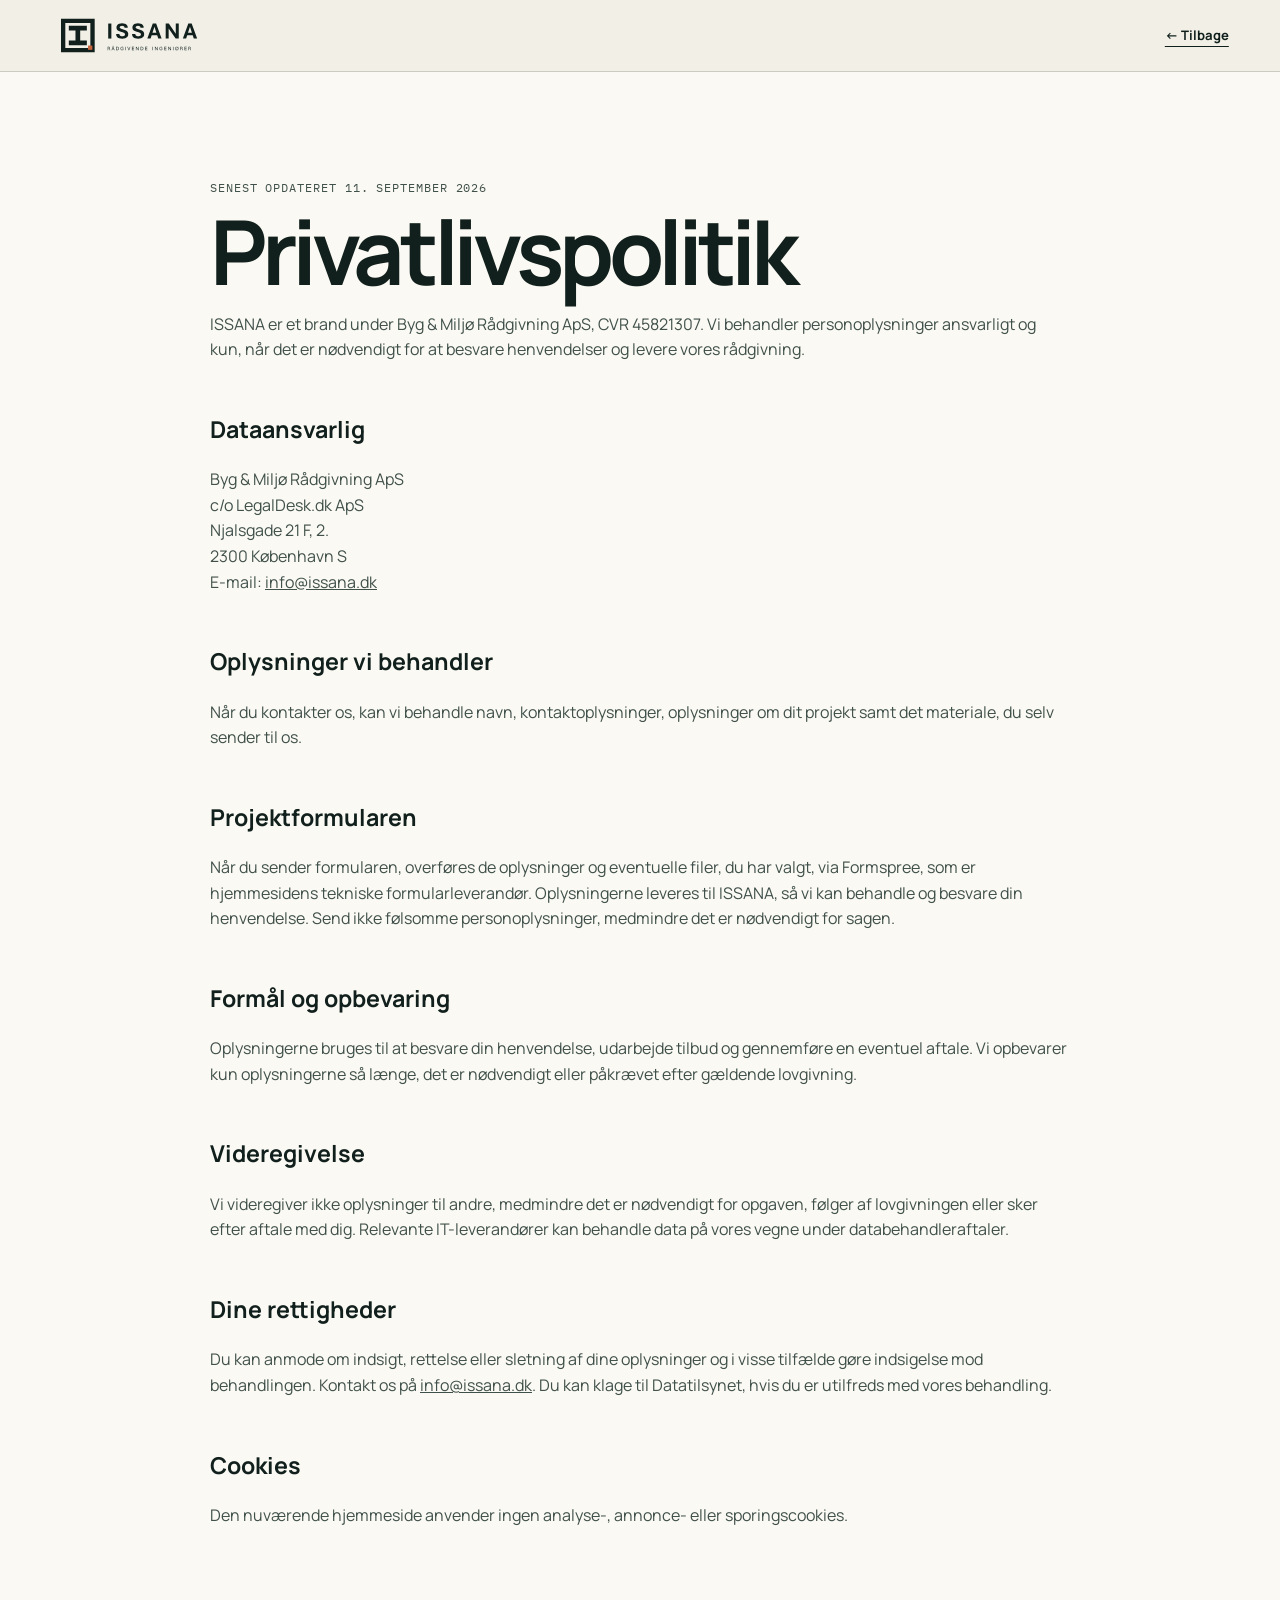
<file: privacy.html>
<!doctype html>
<html lang="da">
<head>
  <meta charset="utf-8">
  <meta name="viewport" content="width=device-width, initial-scale=1">
  <title>Privatlivspolitik — ISSANA</title>
  <meta name="description" content="Privatlivspolitik for ISSANA og Byg & Miljø Rådgivning ApS.">
  <link rel="icon" href="favicon.svg" type="image/svg+xml">
  <link rel="preconnect" href="https://fonts.googleapis.com">
  <link rel="preconnect" href="https://fonts.gstatic.com" crossorigin>
  <link href="https://fonts.googleapis.com/css2?family=IBM+Plex+Mono:wght@400;500&family=Manrope:wght@400;500;600;700&display=swap" rel="stylesheet">
  <link rel="stylesheet" href="styles.css?v=20260913-2">
</head>
<body class="privacy-page">
  <header class="site-header scrolled">
    <a class="brand" href="index.html" aria-label="ISSANA, forsiden">
      <img class="brand-logo" src="assets/issana-logo-primary.svg" alt="ISSANA – Rådgivende Ingeniører" width="1120" height="260">
    </a>
    <a class="text-link" href="index.html">← Tilbage</a>
  </header>
  <main class="privacy-main">
    <p class="privacy-updated">Senest opdateret 11. september 2026</p>
    <h1>Privatlivspolitik</h1>
    <p>ISSANA er et brand under Byg & Miljø Rådgivning ApS, CVR 45821307. Vi behandler personoplysninger ansvarligt og kun, når det er nødvendigt for at besvare henvendelser og levere vores rådgivning.</p>

    <h2>Dataansvarlig</h2>
    <p>Byg & Miljø Rådgivning ApS<br>c/o LegalDesk.dk ApS<br>Njalsgade 21 F, 2.<br>2300 København S<br>E-mail: <a href="mailto:info@issana.dk">info@issana.dk</a></p>

    <h2>Oplysninger vi behandler</h2>
    <p>Når du kontakter os, kan vi behandle navn, kontaktoplysninger, oplysninger om dit projekt samt det materiale, du selv sender til os.</p>

    <h2>Projektformularen</h2>
    <p>Når du sender formularen, overføres de oplysninger og eventuelle filer, du har valgt, via Formspree, som er hjemmesidens tekniske formularleverandør. Oplysningerne leveres til ISSANA, så vi kan behandle og besvare din henvendelse. Send ikke følsomme personoplysninger, medmindre det er nødvendigt for sagen.</p>

    <h2>Formål og opbevaring</h2>
    <p>Oplysningerne bruges til at besvare din henvendelse, udarbejde tilbud og gennemføre en eventuel aftale. Vi opbevarer kun oplysningerne så længe, det er nødvendigt eller påkrævet efter gældende lovgivning.</p>

    <h2>Videregivelse</h2>
    <p>Vi videregiver ikke oplysninger til andre, medmindre det er nødvendigt for opgaven, følger af lovgivningen eller sker efter aftale med dig. Relevante IT-leverandører kan behandle data på vores vegne under databehandleraftaler.</p>

    <h2>Dine rettigheder</h2>
    <p>Du kan anmode om indsigt, rettelse eller sletning af dine oplysninger og i visse tilfælde gøre indsigelse mod behandlingen. Kontakt os på <a href="mailto:info@issana.dk">info@issana.dk</a>. Du kan klage til Datatilsynet, hvis du er utilfreds med vores behandling.</p>

    <h2>Cookies</h2>
    <p>Den nuværende hjemmeside anvender ingen analyse-, annonce- eller sporingscookies.</p>
  </main>
</body>
</html>
</file>
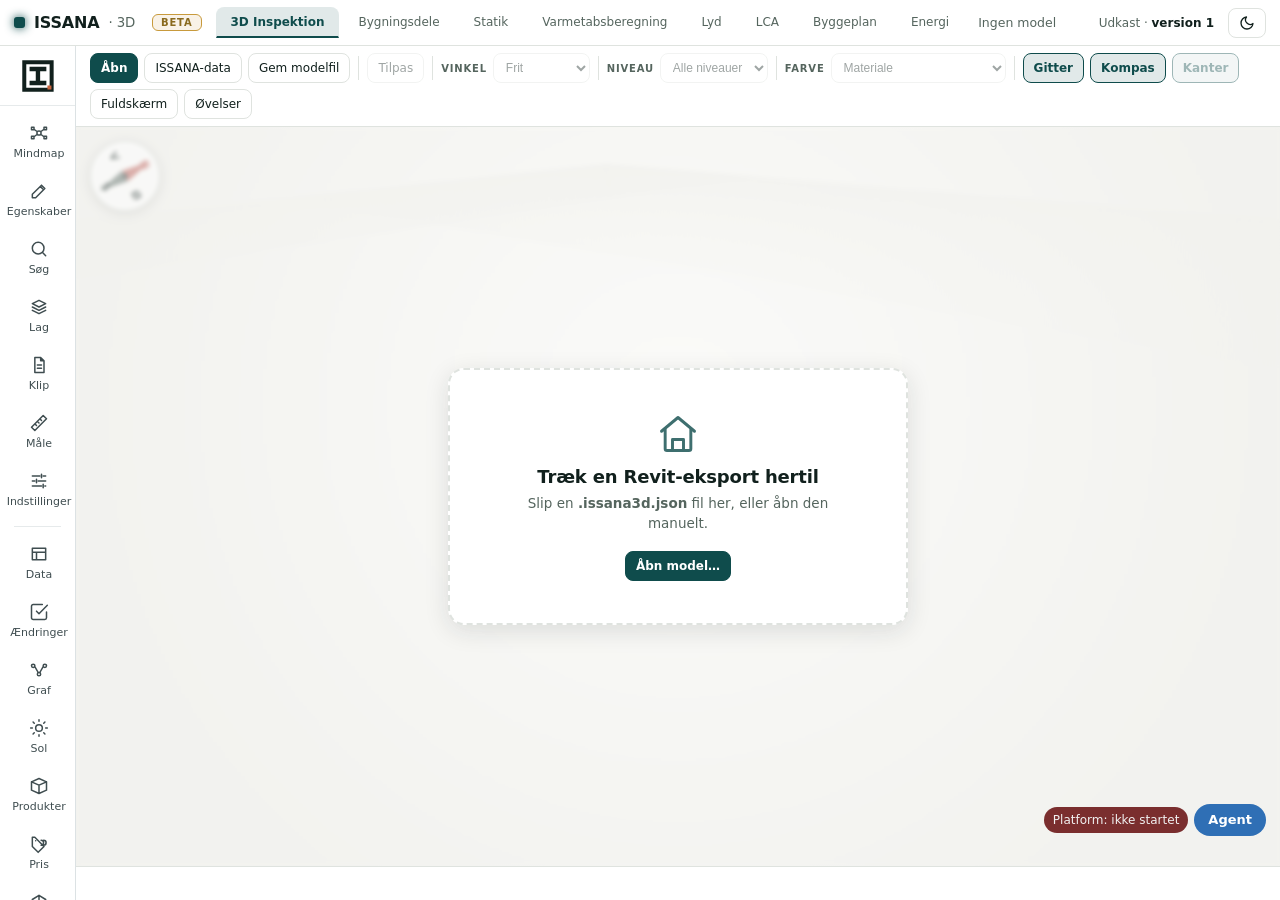
<file: 3d/model3d/Revit-modelviewer.html>
<!doctype html>
<html lang="da">
<head>
<script src="../platform/issana-bro-browser.js"></script>
<meta charset="utf-8">
<script src="student-oevelser.js"></script>
<link rel="stylesheet" href="student-oevelser.css">
<meta name="viewport" content="width=device-width, initial-scale=1">
<title>ISSANA – Revit 3D-modelviewer (beta)</title>
<!-- ISSANA MCP: kopi af 23_ISSANA_Konstruktion/Revit-modelviewer.html (commit e26cbb4), serveret som
     https://konstruktion.issana/model3d/Revit-modelviewer.html i Analyse bygningsdele (knappen 3D-model).
     Ændringer: three.js fra ../lib/three; fanerne vises også i Revit; "Hent fra Revit" (issana_model3d, filen
     hentes med fetch fra https://model.issana/); farver "Bygningsdel (CCI)" og "Molio: med/uden nummer";
     ISSANA-felter, typens lag og "Vis i Revit" (navigate_view zoom_to_elements) i Egenskaber. Alt offline.
     2.12: åbner direkte i Analyse bygningsdele. Arbejdsrummet (arbejdsrum.js: lag og filtre, bygningsdata, graf, lyd,
     sol, produkter, AI) kobler sig på via window.IssanaVisning; siden selv ændrer aldrig noget i Revit.
     3.0: 3D-arbejdsrummets layout (arbejdsrum-layout.js/.css): venstre bjælke, faner, mindmap, visningsvælger, klip og
     opbygning ved siden af og under 3D, aldrig oven på. Registrerings-API for de andre spor: window.issanaArbejdsrum
     (docs/issana-mcp/3D-ARBEJDSRUM-API.md). -->
<link rel="icon" type="image/png" href="../lib/icon.png">
<style>
  :root{
    /* Skandinavisk minimalistisk palette, matcher ISSANA Konstruktion (lys som standard).
       Farverne fulgte allerede suiten; 1. august 2026 fulgte RESTEN af designsystemet med:
       type-skalaen, afstands-/radius-/knaphøjde-tokens og sidebar-paletten (DESIGN-STIL.txt).
       Viewerens egne navne (--text/--muted/--border) er beholdt som arbejdsnavne, de har
       samme værdier som suitens --ink/--ink-mid/--line. */
    --bg:#f4f4f0; --bg-paper:#ffffff; --bg-elev:#ecefec;
    --text:#11201d; --muted:#55655e; --ink-soft:#8a968f; --border:#dfe3df; --line-soft:#ecefec;
    --accent:#0f4c4c; --accent-ink:#ffffff;
    --ok:#4a7c59; --warn:#8a6d1f; --red:#c65a2e; --north:#b5524a;
    --ok-bg:#e9f0ea; --warn-bg:#f7efe3;
    /* Suitens skalaer (c1-tema-tokens.css). Brug --fs-10/12/14/16 i ny kode. */
    --fs-10:10px; --fs-12:12px; --fs-14:14px; --fs-16:16px; --fs-20:20px; --fs-22:22px;
    --sp-2:2px; --sp-4:4px; --sp-6:6px; --sp-8:8px; --sp-10:10px; --sp-12:12px; --sp-14:14px; --sp-16:16px;
    --r-sm:4px; --r-md:8px; --r-lg:12px; --r-pille:999px;
    --knap-h-sm:24px; --knap-h-md:30px; --knap-h-lg:34px;
    /* Sidebar-paletten: dyb skifer-blå, SAMME i lys og mørk tilstand (som suiten og
       Samlinger). Deklareres derfor kun her, body.morke rører den ikke. */
    --sb:#11201d; --sb-ink:#e7ebe8; --sb-mid:#a9bbc6; --sb-soft:#8ba3b2;
    --sb-line:#456070; --sb-hover:#3d5765;
    /* 3D-viewport + flydende chips: suitens varme off-white i stedet for det kølige
       grøn-grå rum, så 3D-fladen ligger på samme "papir" som resten af programmet */
    --canvas-bg:#f2f2ee; --view-1:#fcfcfa; --view-2:#e9e9e4;
    --grid-major:#cfcfc9; --grid-minor:#e5e5e0;
    --chip-bg:rgba(255,255,255,.85); --scrim:rgba(250,250,248,.55); --scrim-strong:rgba(240,239,235,.6);
    --scroll-thumb:#cdd1cb;
    --err-bg:#f8e9e2; --err-border:#e2c3bd; --err-text:#8a3a32;
    --info-bg:#eef3f6; --info-border:#cfdde4; --info-text:#2f5161;
    --shadow:0 6px 24px rgba(25,30,35,.12);
  }
  /* Mørk tilstand: samme variabel-system, blot inverteret. Aktiveres med class="morke"
     på <body> og persisteres i localStorage-nøglen "bygnings-tema-v1" (delt med suiten). */
  body.morke{
    --bg:#0f1614; --bg-paper:#16201d; --bg-elev:#1e2a26;
    --text:#e7ebe8; --muted:#a3b0aa; --ink-soft:#7f8b85; --border:#28342f; --line-soft:#202a26;
    --accent:#7fc7c1; --accent-ink:#0f1614;
    --ok:#95c4a0; --warn:#dcb36a; --red:#e8906b; --north:#e8906b;
    --ok-bg:#22302a; --warn-bg:#352c1f;
    --canvas-bg:#0f1614; --view-1:#20242a; --view-2:#121316;
    --grid-major:#3a414b; --grid-minor:#282d34;
    --chip-bg:rgba(20,22,25,.72); --scrim:rgba(18,19,22,.6); --scrim-strong:rgba(12,13,15,.55);
    --scroll-thumb:#3a414b;
    --err-bg:#3a2326; --err-border:#6b3b40; --err-text:#f0c5c5;
    --info-bg:#21323a; --info-border:#0f4c4c; --info-text:#cfe6f0;
    --shadow:0 6px 24px rgba(0,0,0,.35);
    color-scheme:dark;
  }
  *{box-sizing:border-box}
  html,body{height:100%;margin:0}
  body{
    font-family:"Segoe UI Variable Text","Segoe UI",system-ui,-apple-system,"Helvetica Neue",Arial,sans-serif;
    background:var(--bg); color:var(--text); overflow:hidden;
    -webkit-font-smoothing:antialiased;
    display:flex; flex-direction:column; height:100vh;
  }
  button{font-family:inherit}
  /* ---- Hovedfaner (3D Inspektion · ISSANA Konstruktion · Varmetab · LCA) ---- */
  #tabbar{flex:none; display:flex; align-items:center; gap:14px; padding:6px 14px; min-height:46px; background:var(--bg-paper); border-bottom:1px solid var(--border); z-index:7; flex-wrap:wrap}
  #tabbar .brand{display:flex; align-items:center; gap:9px; font-weight:600; letter-spacing:-.01em; white-space:nowrap}
  #tabbar .brand .dot{width:11px;height:11px;border-radius:3px;background:var(--accent);box-shadow:0 0 10px var(--accent)}
  #tabbar .brand small{color:var(--muted);font-weight:500}
  /* Beta-mærket (2/10 2026): samme ordlyd som suitens forside og Revit-panel.
     Amber som suitens advarselsfarve; faste farver, fordi vieweren har sin egen palet. */
  #tabbar .beta-chip{display:inline-flex;align-items:center;gap:6px;margin-left:8px;padding:2px 8px;
    border:1px solid #c89a3c;border-radius:6px;color:#8a6a1e;background:rgba(216,176,106,.16);
    font-size:10px;font-weight:700;letter-spacing:.08em;text-transform:uppercase;white-space:nowrap;cursor:help}
  #tabbar .beta-chip small{font-weight:600;letter-spacing:.04em;text-transform:none;color:#8a6a1e}
  body.morke #tabbar .beta-chip{color:#e0b86a;border-color:#a8822f;background:rgba(216,176,106,.12)}
  body.morke #tabbar .beta-chip small{color:#e0b86a}
  @media (max-width:900px){ #tabbar .beta-chip small{display:none} }
  #tabs{display:flex; gap:4px; flex-wrap:wrap}
  /* Suitens fane-mønster: gennemsigtig flade, aktiv = accent-tekst + 2px understregning,
     runding kun foroven (fuld radius ville runde stregens ender, se DESIGN-STIL pkt. 7) */
  .tab{display:inline-flex;align-items:center;gap:var(--sp-6);cursor:pointer;background:transparent;color:var(--muted);border:1px solid transparent;border-bottom:2px solid transparent;padding:var(--sp-8) var(--sp-14);border-radius:var(--r-md) var(--r-md) 0 0;font-size:var(--fs-12);font-weight:500;line-height:1;white-space:nowrap;transition:.15s;font-family:inherit}
  .tab:hover{color:var(--text);background:var(--line-soft)}
  .tab.on{color:var(--accent);font-weight:600;border-bottom-color:var(--accent);background:color-mix(in srgb,var(--accent) 12%,transparent)}
  /* ISSANA MCP: fanerne bliver også i Revit (her er ingen ribbon-faner). Kun Revit-knapperne
     (Hent fra Revit, Vis i Revit) afhænger af body.issana-i-revit. */
  body:not(.issana-i-revit) .kun-revit{display:none!important}
  .vis-revit{margin:8px 14px 4px}
  .issana-mangler{color:var(--warn)!important}
  #fileName{color:var(--muted);font-size:12.5px;overflow:hidden;text-overflow:ellipsis;white-space:nowrap;max-width:260px;flex:none}
  .tabsp{flex:1}
  #workspace{flex:1 1 auto; min-height:0; min-width:0; display:flex}
  .page{flex:1 1 auto; min-height:0; min-width:0}
  /* Data-faner vises som et side-panel (dock) til højre for det vedvarende 3D-view */
  .dock{flex:none; width:440px; min-width:0; background:var(--bg-paper); border-left:1px solid var(--border); overflow:auto}
  .dock.hidden,.page.hidden{display:none!important}
  .page-scroll{height:100%;overflow:auto}
  .dock .page-scroll{height:auto;overflow:visible}
  .page-wrap{max-width:1100px;margin:0 auto;padding:22px 26px 64px}
  .dock .page-wrap{max-width:none;padding:16px 16px 40px}
  @media (max-width:1100px){ .dock{width:360px} }
  /* Suitens fane-titel: 16/600 med -.01em, undertekst i 10px --muted */
  .page-head{display:flex;align-items:center;gap:var(--sp-12);margin:0 0 var(--sp-14);flex-wrap:wrap}
  .page-head h2{margin:0;font-size:var(--fs-16);font-weight:600;letter-spacing:-.01em}
  .page-head .sub{color:var(--muted);font-size:var(--fs-10)}
  .page-head .sub.lca-sub{font-size:var(--fs-11)}
  .page-head .sp{flex:1}
  #app{
    --w-rail:48px; --w-types:300px; --w-props:292px; --w-params:300px;
    display:grid;
    grid-template-columns:var(--w-rail) 1fr var(--w-types) var(--w-props) var(--w-params);
    grid-template-rows:auto 1fr auto;
    grid-template-areas:"rail top top top top" "rail view types props params" "rail res res res res";
  }
  /* 0px, ikke 0: 3.0-layoutet lægger bredderne i min(var(--w-*), calc(50vw - 76px)), og et enhedsløst 0 gør hele min() ugyldig */
  #app.no-types{ --w-types:0px; } #app.no-types #types{ display:none; }
  #app.no-props{ --w-props:0px; } #app.no-props #props{ display:none; }
  #app.no-params{ --w-params:0px; } #app.no-params #params{ display:none; }
  /* På data-faner skjules inspektions-sidebjælkerne (inkl. værktøjs-railen og
     resultat-baren), så 3D-viewet + dock får pladsen */
  #app.data-tab{ grid-template-columns:0 1fr 0 0 0; }
  #app.data-tab #types, #app.data-tab #props, #app.data-tab #params,
  #app.data-tab #rail, #app.data-tab #resbar{ display:none; }
  /* Værktøjslinjen skifter pr. fane: kun universelle view-værktøjer vises på data-fanerne */
  .tools-universal,.tools-insp{display:contents}
  #app.data-tab .tools-insp{display:none}
  #app.view-only ~ .dock{display:none}
  /* Selvstændig fuldskærms-visning: skjul topbar + sidebjælker, vis kun 3D-modellen. */
  #app.view-only{ grid-template-columns:0 1fr 0 0 0; grid-template-rows:0 1fr 0; }
  #app.view-only > :not(#view){ display:none; }

  /* ---- Værktøjs-rail (3D Inspektion) ----
     Suitens mini-sidebar oversat til vieweren: den dybe skifer-blå flade (--sb, ens i
     lys og mørk tilstand), streg-ikoner og hvid aktiv-markering med venstre-stribe,
     præcis som suitens .sb-mini-rail. Erstatter de to nederste værktøjsrækker, der før
     ombrød topbaren. Knapperne er de SAMME elementer (samme id'er), kun flyttet. */
  #rail{grid-area:rail;background:var(--sb);display:flex;flex-direction:column;align-items:center;
    padding:var(--sp-8) 0;gap:var(--sp-2);min-height:0;overflow-y:auto;overflow-x:hidden;
    scrollbar-width:none}
  #rail::-webkit-scrollbar{width:0}
  #rail .rknap{width:40px;min-height:36px;display:inline-flex;align-items:center;justify-content:center;
    border:none;border-radius:var(--r-md);background:none;color:var(--sb-mid);cursor:pointer;
    padding:0;flex:none;transition:background .15s,color .15s}
  #rail .rknap:hover:not(:disabled){background:var(--sb-hover);color:var(--sb-ink)}
  #rail .rknap.on{background:rgba(255,255,255,.12);color:#fff;box-shadow:inset 3px 0 0 #fff}
  #rail .rknap:disabled{opacity:.35;cursor:default}
  #rail .rknap svg{width:18px;height:18px;fill:none;stroke:currentColor;stroke-width:2;
    stroke-linecap:round;stroke-linejoin:round;display:block}
  #rail .rskille{width:24px;height:1px;background:var(--sb-line);margin:var(--sp-6) 0;flex:none}
  #rail .rspacer{flex:1;min-height:var(--sp-6)}

  /* ---- Resultat-bar (3D Inspektion) ----
     Suitens nøgletalsrække oversat til vieweren: label i 10px --muted + værdi i 600
     tabular-nums. Fyldes af opdaterResultatBar() ved model-/data-/analysevalg-ændringer. */
  #resbar{grid-area:res;display:flex;align-items:stretch;background:var(--bg-paper);
    border-top:1px solid var(--border);min-height:34px;overflow:hidden}
  #resbar:empty{display:none}
  .rcelle{flex:1;display:flex;align-items:center;justify-content:center;gap:var(--sp-6);
    border-right:1px solid var(--line-soft);font-size:var(--fs-10);color:var(--muted);
    padding:var(--sp-4) var(--sp-8);white-space:nowrap;min-width:0;overflow:hidden}
  .rcelle:last-child{border-right:none}
  .rcelle b{font-size:var(--fs-12);color:var(--text);font-weight:600;font-variant-numeric:tabular-nums}
  .rcelle b.ok{color:var(--ok)}
  .rcelle b.advarsel{color:var(--warn)}
  .rcelle b.fejl{color:var(--red)}
  /* Trækbare håndtag: justér sidepanelernes bredde (3D Inspektion). Håndtaget ligger på
     panelets venstre kant. Skjules automatisk når panelet er skjult (håndtaget er et barn). */
  #types, #props, #params{ position:relative; }
  .col-resizer{ position:absolute; left:-4px; top:0; bottom:0; width:8px; z-index:6;
    cursor:col-resize; touch-action:none; }
  .col-resizer::after{ content:""; position:absolute; left:3px; top:0; bottom:0; width:2px;
    background:transparent; transition:background .12s; }
  .col-resizer:hover::after, .col-resizer.drag::after{ background:var(--accent); }
  /* ---- Bygningsdelstyper-panel (3D Inspektion) ---- */
  #types{grid-area:types;background:var(--bg-paper);border-left:1px solid var(--border);display:flex;flex-direction:column;min-height:0;min-width:0}
  .types-summary{font-size:11.5px;color:var(--text);margin-top:6px;font-weight:600}
  .types-cov{font-size:11px;color:var(--muted);margin-top:2px;line-height:1.5}
  .types-toolbar{display:flex;gap:6px;margin-top:8px}
  .types-toolbar2{display:flex;gap:8px;margin-top:6px}
  .types-filter{flex:1;min-width:0;background:var(--bg-elev);color:var(--text);border:1px solid var(--border);border-radius:7px;padding:6px 9px;font-size:12px;font-family:inherit}
  .types-filter:focus{outline:none;border-color:var(--accent)}
  .types-mini{cursor:pointer;background:var(--bg-elev);color:var(--text);border:1px solid var(--border);border-radius:7px;padding:6px 9px;font-size:11.5px;line-height:1;white-space:nowrap;font-family:inherit}
  .types-mini:hover{border-color:var(--accent);color:var(--accent)}
  .types-seg{flex:1;display:flex;align-items:center;gap:5px;font-size:11px;color:var(--muted);min-width:0}
  .types-sel{flex:1;min-width:0;background:var(--bg-elev);color:var(--text);border:1px solid var(--border);border-radius:7px;padding:5px 6px;font-size:11.5px;font-family:inherit}
  .types-visbar{display:flex;align-items:center;gap:8px;padding:7px 12px;background:var(--bg-elev);border-bottom:1px solid var(--border);font-size:11.5px;color:var(--text)}
  .types-visbar.hidden{display:none}
  .types-visbar button{margin-left:auto;cursor:pointer;background:var(--accent);color:var(--accent-ink);border:none;border-radius:6px;padding:4px 10px;font-size:11.5px;font-weight:600;font-family:inherit}
  /* Kategori-/gruppe-header */
  /* Suitens afsnits-overskrift: 10px versaler, 700, letter-spacing .12em, accent på --bg */
  .pgroup-row{display:flex;align-items:center;gap:var(--sp-6);padding:var(--sp-6) var(--sp-10) var(--sp-6) var(--sp-12);background:var(--bg);border-top:1px solid var(--border);text-transform:none;letter-spacing:0}
  .pgroup-row .pgroup-head{flex:1;display:flex;align-items:center;gap:var(--sp-6);min-width:0;cursor:pointer;background:none;border:none;font:inherit;color:var(--accent);text-align:left;padding:0;text-transform:uppercase;letter-spacing:.12em;font-size:var(--fs-10);font-weight:700}
  .pgroup-row .pgroup-label{flex:1;overflow:hidden;text-overflow:ellipsis;white-space:nowrap}
  .pgroup-row .pgroup-label small{font-weight:400;text-transform:none;letter-spacing:0;color:var(--muted)}
  .pgroup-caret{flex:none;font-size:11px;transition:transform .12s;color:var(--accent)}
  .pgroup-row.collapsed .pgroup-caret{transform:rotate(-90deg)}
  .pgroup-tools{display:flex;align-items:center;gap:4px;flex:none}
  .cat-master{cursor:pointer;background:none;border:1px solid var(--border);border-radius:6px;padding:3px 8px;font-size:10.5px;font-family:inherit;color:var(--muted);line-height:1}
  .cat-master[data-state=on]{background:var(--accent);color:var(--accent-ink);border-color:var(--accent);font-weight:600}
  .cat-master[data-state=mixed]{border-style:dashed;border-color:var(--accent);color:var(--accent)}
  .type-eye{cursor:pointer;background:none;border:none;line-height:1;padding:2px;opacity:.85;font-family:inherit;color:var(--muted)}
  .type-eye svg{width:14px;height:14px;fill:none;stroke:currentColor;stroke-width:2;stroke-linecap:round;stroke-linejoin:round;display:block}
  .type-eye:hover{color:var(--accent)}
  .type-eye.off{opacity:.3}
  /* Skiller 3D-synligheds-knappen (👁) fra analyse-chips/Alle, kun 👁 påvirker IKKE beregningen */
  .tdiv{width:1px;height:16px;background:var(--border);flex:none;margin:0 4px}
  .pgroup-tools{gap:0}
  /* Type-rækker (to linjer) */
  .type-cat-rows.collapsed{display:none}
  .type-row{display:flex;gap:var(--sp-8);padding:var(--sp-6) var(--sp-10) var(--sp-6) 9px;border-bottom:1px solid rgba(127,127,127,.08);border-left:3px solid transparent;font-size:var(--fs-12)}
  .type-row:hover{background:var(--line-soft)}
  /* Suitens aktiv-tilstand: accent 12 % flade + accent-stribe */
  .type-row.sel{border-left-color:var(--accent);background:color-mix(in srgb,var(--accent) 12%,transparent)}
  .type-row.type-hidden{opacity:.45}
  .type-main{flex:1;min-width:0;display:flex;flex-direction:column;gap:4px}
  .type-l1{display:flex;align-items:center;gap:8px;min-width:0}
  .type-name{flex:1;overflow:hidden;text-overflow:ellipsis;white-space:nowrap;cursor:pointer;min-width:0;background:none;border:none;font:inherit;color:var(--text);text-align:left;padding:0}
  .type-name:hover{color:var(--accent)}
  .type-u{flex:none;display:inline-flex;align-items:center;gap:4px;font-size:11px;color:var(--muted);white-space:nowrap}
  .type-udot{width:8px;height:8px;border-radius:2px;flex:none}
  .type-u.no{font-style:italic}
  .type-l2{display:flex;align-items:center;justify-content:space-between;gap:8px}
  .type-meta{font-size:11px;color:var(--muted);white-space:nowrap;flex:none}
  .type-toggles{display:flex;align-items:center;gap:4px;flex:none}
  .tgl{display:inline-flex;align-items:center;justify-content:center;min-width:24px;height:24px;padding:0 6px;font-size:11px;font-weight:600;color:var(--muted);cursor:pointer;user-select:none;border:1px solid var(--border);border-radius:6px;line-height:1}
  .tgl.on{background:var(--accent);color:var(--accent-ink);border-color:var(--accent)}
  .tgl.dis{border-style:dashed;color:var(--muted);opacity:.5;cursor:default}
  .sr-only{position:absolute;width:1px;height:1px;padding:0;margin:-1px;overflow:hidden;clip:rect(0,0,0,0);white-space:nowrap;border:0}
  .type-name:focus-visible,.pgroup-head:focus-visible,.cat-master:focus-visible,.type-eye:focus-visible,.tgl:focus-within{outline:2px solid var(--accent);outline-offset:1px;border-radius:6px}
  /* ---- Topbar ---- */
  #topbar{
    grid-area:top; display:flex; align-items:center; gap:12px; flex-wrap:wrap;
    min-height:52px; padding:7px 14px; background:var(--bg-paper); border-bottom:1px solid var(--border);
    z-index:5; min-width:0;
  }
  .brand{display:flex; align-items:center; gap:9px; font-weight:600; letter-spacing:-.01em; white-space:nowrap}
  .brand .dot{width:11px;height:11px;border-radius:3px;background:var(--accent);box-shadow:0 0 10px var(--accent)}
  .brand small{color:var(--muted);font-weight:500}
  #fileName{color:var(--muted);font-size:12.5px;overflow:hidden;text-overflow:ellipsis;white-space:nowrap;max-width:240px;flex:none}
  /* Venstrestillet som suitens bjælker, knapperne startede før fra højre kant */
  .tools{display:flex;align-items:center;gap:var(--sp-6);row-gap:var(--sp-6);flex:1;min-width:0;flex-wrap:wrap;justify-content:flex-start;padding:0}
  .tools::-webkit-scrollbar{height:0}
  /* Visning-gruppen. Bred linje: på række som før. Smal linje: bag knappen «Visning» (listen åbner under knappen). */
  #topbar{container-type:inline-size;container-name:topbar}
  .tb-vis,.tb-vis-liste,.tb-vis-knapper{display:contents}
  .tbtn.tb-vis-knap{display:none}   /* .tbtn sætter selv display længere nede */
  @container topbar (max-width:760px){
    .tb-vis{display:inline-flex;position:relative;flex:none}
    .tbtn.tb-vis-knap{display:inline-flex}
    .tb-vis-liste{display:none}
    .tb-vis.aaben .tb-vis-liste{display:flex;flex-direction:column;align-items:stretch;gap:var(--sp-8);position:absolute;top:calc(100% + 6px);left:0;z-index:40;
      width:max-content;min-width:230px;max-width:calc(100vw - 24px);padding:10px;background:var(--bg-elev);border:1px solid var(--border);border-radius:10px;box-shadow:0 8px 24px rgba(0,0,0,.18)}
    .tb-vis-liste .sep{display:none}
    .tb-vis-liste .grp{justify-content:space-between;gap:var(--sp-8)}
    .tb-vis-liste .grp select{flex:1;min-width:0;max-width:170px}
    .tb-vis-knapper{display:flex;flex-wrap:wrap;gap:var(--sp-6)}
  }
  /* Suitens knap-stil: --knap-h-md, --r-md, --fs-12. Aktiv tilstand følger suitens
     regel (accent 12 % flade + accent tekst + vægt 600) i stedet for fyldt accent,
     kun .primary er en fyldt accent-knap, og der er højst én pr. bjælke. */
  .tbtn{
    display:inline-flex;align-items:center;gap:var(--sp-6);cursor:pointer;
    background:transparent; color:var(--text); border:1px solid var(--border);
    min-height:var(--knap-h-md); padding:var(--sp-2) var(--sp-10);
    border-radius:var(--r-md); font-size:var(--fs-12); line-height:1;
    transition:background .15s,color .15s,border-color .15s; white-space:nowrap;
  }
  .tbtn:hover:not(:disabled){border-color:var(--accent);color:var(--accent)}
  .tbtn.primary:hover:not(:disabled){color:var(--accent-ink)}
  .tbtn.on{background:color-mix(in srgb,var(--accent) 12%,transparent);color:var(--accent);border-color:var(--accent);font-weight:600}
  .tbtn.primary{background:var(--accent);color:var(--accent-ink);border-color:var(--accent);font-weight:600}
  .tbtn:disabled{opacity:.4;cursor:default}
  .sep{width:1px;height:24px;background:var(--border);margin:0 var(--sp-2);flex:none}
  .grp{display:flex;align-items:center;gap:var(--sp-6);flex:none}
  .grp label{font-size:var(--fs-10);color:var(--muted);text-transform:uppercase;letter-spacing:.08em;font-weight:700}
  select.tbtn{padding:var(--sp-2) var(--sp-8)}
  /* Måletilstands-vælgeren vises kun mens der måles (klassen sættes af btnMeasure) */
  #maalGrp{display:none}
  #app.maal-aktiv #maalGrp{display:flex}
  .snit input[type=range]{width:84px;accent-color:var(--accent)}
  /* ---- Synligheds-øje (bruges i varmetab-panelet) ---- */
  .eye{flex:none;width:20px;text-align:center;color:var(--muted);opacity:.7;cursor:pointer;font-size:13px}
  .eye:hover{color:var(--accent);opacity:1}
  .eye.off{opacity:.32}
  .hidden{display:none!important}
  /* ---- Viewport ---- */
  #view{grid-area:view;position:relative;overflow:hidden;background:radial-gradient(circle at 50% 38%,var(--view-1),var(--view-2) 78%);min-width:0;min-height:0;container-type:inline-size}
  #view canvas{display:block}
  /* Smal 3D-kolonne (panelet dokket smalt i Revit, eller begge sidepaneler åbne):
     musse-hintet (stats 60% + hint 62% = garanteret overlap) og dernæst kompasset
     viger, så statistik-chips og selve modellen beholder pladsen. Container query
     på #view, det er KOLONNENS bredde der afgør det, ikke vinduets. */
  @container (max-width:640px){ .gizmo-hint{display:none} }
  @container (max-width:380px){ #compass{display:none} }
  #stats{
    position:absolute;left:12px;bottom:12px;display:flex;gap:var(--sp-6);flex-wrap:wrap;
    font-size:var(--fs-10);color:var(--muted);pointer-events:none;max-width:60%;
    font-variant-numeric:tabular-nums;
  }
  #stats span{background:var(--chip-bg);border:1px solid var(--border);padding:var(--sp-2) var(--sp-8);border-radius:var(--r-sm);backdrop-filter:blur(4px)}
  #stats b{color:var(--text);font-weight:600}
  .gizmo-hint{position:absolute;right:12px;bottom:12px;font-size:11px;color:var(--muted);background:var(--chip-bg);border:1px solid var(--border);padding:5px 9px;border-radius:6px;max-width:62%;text-align:right;backdrop-filter:blur(4px)}
  #btnExitViewOnly{position:absolute;top:12px;right:12px;z-index:7;display:none;align-items:center;gap:6px;cursor:pointer;background:var(--chip-bg);color:var(--text);border:1px solid var(--border);padding:7px 11px;border-radius:8px;font-size:12.5px;line-height:1;backdrop-filter:blur(4px);box-shadow:var(--shadow)}
  #btnExitViewOnly:hover{border-color:var(--accent);color:var(--accent)}
  #app.view-only #btnExitViewOnly{display:inline-flex}
  /* ---- Kompas (nordretning) ---- */
  #compass{position:absolute;left:12px;top:12px;z-index:5;width:74px;height:74px;cursor:pointer}
  #compass svg{display:block;width:100%;height:100%;filter:drop-shadow(0 2px 6px rgba(0,0,0,.22))}
  #compass .cring{fill:var(--chip-bg);stroke:var(--border);stroke-width:2}
  #compass .cneedle-n{fill:var(--north)}
  #compass .cneedle-s{fill:var(--muted)}
  #compass .chub{fill:var(--text)}
  #compass text{font-size:15px;font-weight:700;text-anchor:middle;dominant-baseline:central;fill:var(--text)}
  #compass .nlabel{fill:var(--north)}
  #compassPop{position:absolute;left:12px;top:94px;z-index:6;width:218px;background:var(--bg-paper);border:1px solid var(--border);border-radius:10px;padding:11px;box-shadow:var(--shadow);color:var(--text)}
  #compassPop h4{margin:0 0 4px;font-size:11px;font-weight:700;color:var(--accent);text-transform:uppercase;letter-spacing:.05em}
  #compassPop .crow{display:flex;align-items:center;gap:6px;margin-top:8px;flex-wrap:wrap}
  #compassPop label{font-size:11.5px;color:var(--muted)}
  #compassPop input{width:60px;background:var(--bg);border:1px solid var(--border);color:var(--text);border-radius:7px;padding:5px 7px;font-size:12.5px;outline:none}
  #compassPop input:focus{border-color:var(--accent)}
  #compassPop .cbtn{cursor:pointer;background:var(--bg-elev);color:var(--text);border:1px solid var(--border);border-radius:7px;padding:5px 8px;font-size:12px;line-height:1}
  #compassPop .cbtn:hover{border-color:var(--accent);color:var(--accent)}
  #compassPop .cbtn.primary{background:var(--accent);color:var(--accent-ink);border-color:var(--accent);font-weight:600}
  #compassPop .chint{font-size:11px;color:var(--muted);line-height:1.45;margin-top:9px}
  #app.no-compass #compass,#app.no-compass #compassPop{display:none}
  .fys-unmatched{margin:10px 14px;padding:9px 11px;background:var(--bg-elev);border:1px solid var(--border);border-left:3px solid var(--warn);border-radius:8px;color:var(--text);font-size:12px;line-height:1.5}
  .fys-unmatched-list{margin-top:4px;font-weight:600;word-break:break-word}
  .fys-unmatched-h{margin-top:5px;color:var(--muted);font-size:11px}
  #find .hd{flex-wrap:wrap}
  #findSearch{flex:1;min-width:180px;max-width:360px;background:var(--bg);border:1px solid var(--border);color:var(--text);border-radius:8px;padding:6px 9px;font-size:12.5px;outline:none}
  #findSearch:focus{border-color:var(--accent)}
  #find .qt td[data-iso]{cursor:pointer}
  #find .qt td[data-iso]:hover{color:var(--accent)}
  #selInfo{position:absolute;left:12px;bottom:42px;display:none;font-size:11.5px;color:var(--text);background:var(--chip-bg);border:1px solid var(--accent);padding:4px 9px;border-radius:6px;backdrop-filter:blur(4px);z-index:4;pointer-events:none}
  #selInfo b{font-weight:700}
  /* «Markér flere»: rammen, mens der trækkes (forsvinder, når musen slippes) */
  .markerramme{position:absolute;border:1.5px dashed var(--accent);background:rgba(22,185,219,.14);pointer-events:none;z-index:6}
  /* ---- LCA-fane ---- */
  /* Suitens kort + tabelmønster (samme greb som resultat-kortene i suiten) */
  .lca-tote{display:flex;gap:var(--sp-14);flex-wrap:wrap;margin:var(--sp-6) 0 var(--sp-16)}
  .lca-card{background:var(--bg-paper);border:1px solid var(--border);border-radius:var(--r-lg);padding:var(--sp-14) var(--sp-16);min-width:160px}
  .lca-card .v{font-size:var(--fs-20);font-weight:600;letter-spacing:-.02em;font-variant-numeric:tabular-nums;line-height:1.05}
  .lca-card .k{color:var(--muted);font-size:var(--fs-10);margin-top:var(--sp-4)}
  table.lca{width:100%;border-collapse:collapse;font-size:var(--fs-12)}
  table.lca th,table.lca td{padding:var(--sp-6) var(--sp-10);text-align:left;border-bottom:1px solid var(--border)}
  table.lca th{color:var(--muted);font-weight:700;font-size:var(--fs-10);text-transform:uppercase;letter-spacing:.08em}
  table.lca td.n,table.lca th.n{text-align:right;font-variant-numeric:tabular-nums}
  table.lca tr.cat td{background:var(--bg);color:var(--accent);font-weight:700;font-size:var(--fs-10);text-transform:uppercase;letter-spacing:.12em}
  /* Kategorirækkens TALCELLE må ikke versaliseres, «3,9 t» skal ikke blive «3,9 T» */
  table.lca tr.cat td.n,table.qt tr.cat td.n{text-transform:none;letter-spacing:0;font-size:var(--fs-12);color:var(--text)}
  table.lca tr.tot td{font-weight:700;border-top:2px solid var(--border)}
  .lca-barcell{width:130px}
  .lca-bar{height:8px;border-radius:4px;background:var(--accent);min-width:2px}
  #page-fysik .fys-row{cursor:pointer}
  #page-varmetab .heat-in{border-top:1px solid var(--border)}
  #measureOut{position:absolute;left:50%;top:12px;transform:translateX(-50%);display:none;background:var(--accent);color:var(--accent-ink);font-weight:600;font-size:13px;padding:6px 12px;border-radius:8px;box-shadow:var(--shadow);z-index:6;max-width:74%;text-align:center}
  #legend{position:absolute;left:96px;top:12px;display:none;background:var(--chip-bg);border:1px solid var(--border);border-radius:9px;padding:9px 11px;font-size:11.5px;max-width:230px;max-height:46%;overflow:auto;backdrop-filter:blur(4px);z-index:4}
  #legend h4{margin:0 0 6px;font-size:11px;text-transform:uppercase;letter-spacing:.05em;color:var(--accent)}
  .legrow{display:flex;align-items:center;gap:7px;padding:2px 0;color:var(--text)}
  .legrow .sw{width:12px;height:12px;border-radius:3px;flex:none;border:1px solid rgba(255,255,255,.25)}
  .grad{height:10px;border-radius:5px;margin:4px 0;background:linear-gradient(90deg,hsl(120,65%,50%),hsl(60,65%,50%),hsl(0,65%,50%))}
  /* ---- Drop / empty ---- */
  #drop{position:absolute;inset:0;display:flex;align-items:center;justify-content:center;z-index:7;background:var(--scrim);backdrop-filter:blur(2px)}
  #drop.dim{background:transparent;backdrop-filter:none;pointer-events:none}
  #drop.dim .dz{display:none}
  .dz{text-align:center;border:2px dashed var(--border);border-radius:16px;padding:42px 54px;background:var(--bg-paper);max-width:460px;box-shadow:var(--shadow)}
  .dz.hot{border-color:var(--accent);background:var(--bg-elev)}
  .dz h2{margin:0 0 6px;font-size:18px;font-weight:600;letter-spacing:-.01em}
  .dz p{margin:0 0 18px;color:var(--muted);font-size:13.5px;line-height:1.5}
  .dz .big{margin-bottom:var(--sp-10);opacity:.8;color:var(--accent);display:flex;justify-content:center}
  /* Tema-knap: måne i lys tilstand (klik → mørk), sol i mørk, samme mønster som suiten */
  #btnTheme svg{width:16px;height:16px;fill:none;stroke:currentColor;stroke-width:2;stroke-linecap:round;stroke-linejoin:round;display:block}
  #btnTheme .ik-sol{display:none}
  body.morke #btnTheme .ik-sol{display:block}
  body.morke #btnTheme .ik-maane{display:none}
  /* ---- Props ---- */
  #props{grid-area:props;background:var(--bg-paper);border-left:1px solid var(--border);display:flex;flex-direction:column;min-height:0}
  /* Suitens panel-titel: 16/600 med -.01em + undertekst i 10px --muted */
  .props-head{padding:var(--sp-10) var(--sp-14) var(--sp-8);border-bottom:1px solid var(--border)}
  .props-head .t{font-size:var(--fs-16);font-weight:600;letter-spacing:-.01em;word-break:break-word}
  .props-head .s{color:var(--muted);font-size:var(--fs-10);margin-top:var(--sp-2)}
  .props-body{overflow:auto;flex:1;padding:6px 0 18px}
  .pgroup{padding:var(--sp-10) var(--sp-14) var(--sp-4);color:var(--accent);font-size:var(--fs-10);font-weight:700;letter-spacing:.12em;text-transform:uppercase}
  .prow{display:flex;gap:10px;padding:5px 14px;font-size:12.5px;border-bottom:1px solid rgba(255,255,255,.03)}
  .prow .k{color:var(--muted);flex:none;width:104px}
  .prow .v{color:var(--text);flex:1;word-break:break-word;text-align:right}
  .prow.big .v{font-size:15px;font-weight:600;color:var(--text)}
  .swatch{display:inline-block;width:11px;height:11px;border-radius:3px;border:1px solid rgba(255,255,255,.25);vertical-align:-1px;margin-right:5px}
  .empty-props{padding:34px 18px;text-align:center;color:var(--muted);font-size:13px;line-height:1.6}
  .badge{display:inline-block;background:var(--bg-elev);border:1px solid var(--border);border-radius:6px;padding:2px 7px;font-size:11.5px;margin:3px 3px 0 0;color:var(--text)}
  .layer{display:flex;align-items:center;gap:8px;padding:4px 14px;font-size:12px;border-bottom:1px solid rgba(255,255,255,.03)}
  .layer .sw{width:10px;height:14px;border-radius:2px;flex:none;border:1px solid rgba(255,255,255,.25)}
  .layer .ln{flex:1;overflow:hidden;text-overflow:ellipsis;white-space:nowrap}
  .layer .ld{color:var(--muted);flex:none}
  .layer .ll{color:var(--muted);flex:none;width:74px;text-align:right}
  /* ---- Bygningsdelsparametre-sidebar ---- */
  #params{grid-area:params;background:var(--bg-paper);border-left:1px solid var(--border);display:flex;flex-direction:column;min-height:0;min-width:0}
  #params .props-head{display:flex;flex-direction:column;gap:8px}
  #params .psearch{width:100%;background:var(--bg);border:1px solid var(--border);color:var(--text);border-radius:8px;padding:6px 9px;font-size:12.5px;outline:none}
  #params .psearch:focus{border-color:var(--accent)}
  #params .prow{flex-direction:column;gap:1px;align-items:stretch}
  #params .prow .k{width:auto;font-size:11px}
  #params .prow .v{text-align:left;font-size:12.5px}
  #params .pgroup{position:sticky;top:0;background:var(--bg-paper);z-index:1}
  /* ---- ISSANA Konstruktion-oversigt (sidebar, linker til online projekt) ---- */
  #fysik{grid-area:fysik;background:var(--bg-paper);border-left:1px solid var(--border);display:flex;flex-direction:column;min-height:0;min-width:0}
  #fysik .props-head{display:flex;flex-direction:column;gap:8px}
  .fys-links{display:flex;gap:6px;flex-wrap:wrap}
  .fys-link{display:inline-flex;align-items:center;gap:6px;cursor:pointer;background:var(--accent);color:var(--accent-ink);border:1px solid var(--accent);border-radius:8px;padding:6px 10px;font-size:12px;font-weight:600;line-height:1;text-decoration:none}
  .fys-link.ghost{background:var(--bg-elev);color:var(--text);border-color:var(--border);font-weight:500}
  .fys-link:hover{filter:brightness(1.06)}
  /* ---- Handlingsbjælke (echoer pluginnets dockede bjælke, flade ikon-knapper m. tooltips) ---- */
  .fys-actionbar{display:flex;align-items:center;gap:var(--sp-2);flex-wrap:wrap;width:100%;background:var(--bg-elev);border:1px solid var(--border);border-radius:var(--r-md);padding:var(--sp-4) var(--sp-6);margin:0 0 var(--sp-14)}
  .fys-act{width:30px;height:30px;display:inline-flex;align-items:center;justify-content:center;border-radius:var(--r-md);cursor:pointer;background:transparent;border:0;color:var(--text);line-height:1;padding:0;text-decoration:none;transition:background .15s}
  .fys-act svg{width:16px;height:16px;fill:none;stroke:currentColor;stroke-width:2;stroke-linecap:round;stroke-linejoin:round;display:block}
  .fys-act:hover{background:var(--bg)}
  .fys-act:active{filter:brightness(.94)}
  .fys-act.accent{color:var(--accent)}
  .fys-act:disabled{opacity:.5;cursor:default}
  .fys-act:disabled:hover{background:transparent}
  .fys-actstatus{flex:1;min-width:0;opacity:.7;font-size:11.5px;white-space:nowrap;overflow:hidden;text-overflow:ellipsis;padding:0 8px}
  #fysik .pgroup{position:sticky;top:0;background:var(--bg-paper);z-index:1}
  .fys-row{display:flex;flex-direction:column;gap:5px;padding:9px 14px;border-bottom:1px solid var(--border);cursor:pointer}
  .fys-row:hover{background:var(--bg-elev)}
  .fys-top{display:flex;align-items:center;gap:8px}
  .fys-name{flex:1;font-size:13px;font-weight:600;overflow:hidden;text-overflow:ellipsis;white-space:nowrap}
  .fys-u{display:flex;align-items:center;gap:6px;font-variant-numeric:tabular-nums;font-weight:700;font-size:13px;flex:none}
  .fys-udot{width:11px;height:11px;border-radius:3px;flex:none;border:1px solid rgba(0,0,0,.18)}
  .fys-meta{display:flex;gap:5px;flex-wrap:wrap}
  .fys-warnrow{display:flex;gap:8px;flex-wrap:wrap}
  .fys-warn{color:var(--warn);font-size:11.5px;font-weight:600}
  /* ---- Overlay-paneler (mængder, varmetab) ---- */
  .ovl{position:absolute;inset:0;z-index:8;display:none;background:var(--scrim-strong);backdrop-filter:blur(2px)}
  .ovl .card{position:absolute;left:50%;top:50%;transform:translate(-50%,-50%);width:min(760px,94%);max-height:88%;display:flex;flex-direction:column;background:var(--bg-paper);border:1px solid var(--border);border-radius:14px;box-shadow:var(--shadow)}
  .ovl .hd{display:flex;align-items:center;gap:10px;padding:14px 16px;border-bottom:1px solid var(--border)}
  .ovl .hd h3{margin:0;font-size:15px;font-weight:600}
  .ovl .hd .sp{flex:1}
  .ovl .bd{overflow:auto;padding:4px 0 8px}
  /* ---- Varmetab-panel ---- */
  .heat-in{display:grid;grid-template-columns:repeat(auto-fit,minmax(132px,1fr));gap:var(--sp-10);padding:var(--sp-12) var(--sp-16);border-bottom:1px solid var(--border)}
  .heat-in label{display:block;font-size:var(--fs-10);color:var(--muted);margin-bottom:var(--sp-2)}
  .heat-in input{width:100%;background:var(--bg);border:1px solid var(--border);color:var(--text);border-radius:var(--r-md);padding:var(--sp-6) var(--sp-8);font-size:var(--fs-12);outline:none;font-variant-numeric:tabular-nums;min-height:var(--knap-h-md);font-family:inherit}
  .heat-in input:focus{outline:2px solid var(--accent);outline-offset:-1px;border-color:var(--accent)}
  table.qt td input.b{width:56px;background:var(--bg);border:1px solid var(--border);color:var(--text);border-radius:var(--r-sm);padding:var(--sp-2) var(--sp-4);font-size:var(--fs-12);text-align:right;font-variant-numeric:tabular-nums;font-family:inherit}
  .heat-tot{padding:var(--sp-12) var(--sp-16);display:flex;flex-direction:column;gap:var(--sp-4);font-size:var(--fs-12);border-top:1px solid var(--border)}
  .heat-tot .r{display:flex;justify-content:space-between;gap:var(--sp-14)}
  .heat-tot .r .k{color:var(--muted)}
  .heat-tot .r .v{font-variant-numeric:tabular-nums}
  .heat-tot .r.big{font-size:var(--fs-20);font-weight:600;letter-spacing:-.02em;color:var(--text);margin-top:var(--sp-6);border-top:1px dashed var(--border);padding-top:var(--sp-8)}
  .heat-note{padding:0 var(--sp-16) var(--sp-12);color:var(--muted);font-size:var(--fs-10);line-height:1.5}
  /* Afsnits-overskrift i suitens mønster */
  .heat-sub{padding:var(--sp-10) var(--sp-16) var(--sp-2);display:flex;align-items:center;gap:var(--sp-10)}
  .heat-sub b{font-size:var(--fs-10);font-weight:700;color:var(--accent);text-transform:uppercase;letter-spacing:.12em}
  /* Varmetab-docken er beregningens hjem, den er bredere end de andre docks, og
     tabellen er strammet, så alle fem kolonner (inkl. H = selve beregningen) står
     synlige UDEN vandret scroll. Enhederne bor i tabelhovedet. */
  #page-varmetab.dock{width:560px}
  @media (max-width:1100px){ #page-varmetab.dock{width:460px} }
  #page-varmetab table.qt th,#page-varmetab table.qt td{padding:var(--sp-6) var(--sp-8)}
  #page-varmetab table.qt th:first-child,#page-varmetab table.qt td:first-child{padding-left:var(--sp-16)}
  #page-varmetab table.qt td input.b{width:44px}
  #heatBody table.qt td input.b{width:54px}
  #heatLinjer table.qt,#heatPunkter table.qt{table-layout:fixed;width:100%}
  #heatLinjer table.qt th:first-child,#heatPunkter table.qt th:first-child{width:36%}
  #heatLinjer table.qt th:last-child,#heatPunkter table.qt th:last-child{width:26px}
  #heatLinjer td:first-child input.b,#heatPunkter td:first-child input.b{width:100%!important}
  #heatBody table.qt{table-layout:fixed;width:100%}
  #heatBody table.qt th:first-child{width:40%}
  #heatBody table.qt td{overflow-wrap:anywhere}
  .heat-status{padding:var(--sp-6) var(--sp-16);font-size:var(--fs-10);color:var(--muted)}
  .heat-plac{display:block;font-size:var(--fs-10);color:var(--muted);overflow-wrap:anywhere;line-height:1.35}
  .heat-plac.warn{color:var(--warn)}
  .heat-rel{padding:var(--sp-4) var(--sp-16) var(--sp-12);font-size:var(--fs-12);display:flex;flex-direction:column;gap:var(--sp-4)}
  .heat-rel .r .t{display:flex;flex-wrap:wrap;gap:var(--sp-6);align-items:baseline}
  .heat-rel .r .t .heat-plac{display:inline}
  .heat-rel-h{font-size:var(--fs-10);font-weight:700;color:var(--muted);margin-top:var(--sp-6)}
  .heat-rel-h.warn{color:var(--warn)}
  .heat-sel{font:inherit;font-size:var(--fs-10);max-width:100%;background:var(--bg);color:var(--text);border:1px solid var(--border);border-radius:var(--r-md)}
  #page-varmetab table.heat-randtab{table-layout:fixed;width:100%}
  #page-varmetab table.heat-randtab th:first-child{width:46%}
  .heat-status b{font-weight:600}
  .u-mangler{color:var(--warn);font-style:italic}
  tr.u-mgl td{opacity:.55}
  tr.u-mgl:hover td{opacity:.8}
  .heat-ground{border-top:1px solid var(--border)}
  .heat-ground>summary{cursor:pointer;list-style:none;padding:10px 16px;font-size:12.5px;font-weight:600;color:var(--text);user-select:none}
  .heat-ground>summary::-webkit-details-marker{display:none}
  .heat-ground>summary::before{content:'▸';color:var(--muted);margin-right:8px;font-size:11px;display:inline-block;transition:transform .12s}
  .heat-ground[open]>summary::before{transform:rotate(90deg)}
  .heat-ground .heat-in{border-top:none;padding-top:2px}
  .heat-ro{background:var(--bg-elev);border:1px solid var(--border);border-radius:7px;padding:6px 8px;font-size:13px;font-variant-numeric:tabular-nums;color:var(--text)}
  table.qt td .bcalc{font-variant-numeric:tabular-nums;color:var(--muted);cursor:help;border-bottom:1px dotted var(--border)}
  table.qt td .ujord{font-size:10.5px;color:var(--muted);margin-left:3px}
  /* Suitens tabelmønster: kolonneoverskrifter som 10px versal-etiketter (--ink-mid),
     kategorirækker som afsnits-overskrifter (accent-versaler på --bg) */
  table.qt{width:100%;border-collapse:collapse;font-size:var(--fs-12)}
  table.qt th,table.qt td{padding:var(--sp-6) var(--sp-16);text-align:left}
  table.qt th{position:sticky;top:0;background:var(--bg-paper);color:var(--muted);font-weight:700;font-size:var(--fs-10);text-transform:uppercase;letter-spacing:.08em;border-bottom:1px solid var(--border);text-align:left}
  table.qt td.n,table.qt th.n{text-align:right;font-variant-numeric:tabular-nums}
  table.qt tr.cat td{background:var(--bg);color:var(--accent);font-weight:700;font-size:var(--fs-10);text-transform:uppercase;letter-spacing:.12em;border-top:1px solid var(--border)}
  table.qt tr.row:hover td{background:var(--line-soft);cursor:pointer}
  table.qt tr.tot td{font-weight:700;border-top:2px solid var(--border)}
  ::-webkit-scrollbar{width:10px;height:10px}
  ::-webkit-scrollbar-thumb{background:var(--scroll-thumb);border-radius:6px;border:2px solid var(--bg-paper)}
  ::-webkit-scrollbar-thumb:hover{background:var(--accent)}
  .err{pointer-events:none;position:absolute;top:14px;left:50%;transform:translateX(-50%);z-index:9;background:var(--err-bg);border:1px solid var(--err-border);color:var(--err-text);padding:9px 14px;border-radius:9px;font-size:13px;box-shadow:var(--shadow);max-width:70%}
  .err.info{background:var(--info-bg);border-color:var(--info-border);color:var(--info-text)}
</style>
</head>
<body>
<script>
  // Anvend gemt tema før appen tegnes, undgår blink af lys baggrund.
  // Samme localStorage-nøgle som ISSANA Konstruktion, så temaet følges ad (samme origin).
  try{ if(localStorage.getItem("bygnings-tema-v1")==="morke") document.body.classList.add("morke"); }catch(e){}
</script>
<div id="tabbar">
  <div class="brand"><span class="dot"></span>ISSANA <small>· 3D</small><span class="beta-chip" title="Betaversion af ISSANA 3D">Beta</span></div>
  <nav id="tabs">
    <!-- 3.0: fanerne følger skitsen. Statik og Lyd fyldes af arbejdsrummet (arbejdsrum-layout.js, registrerFane);
         indtil et spor har monteret sig, viser de en kort besked. -->
    <button class="tab on" data-tab="3d">3D Inspektion</button>
    <button class="tab" data-tab="fysik" title="Bygningsdele: ISSANA Konstruktion-data på modellens typer">Bygningsdele</button>
    <button class="tab" data-tab="statik">Statik</button>
    <button class="tab" data-tab="varmetab">Varmetabsberegning</button>
    <button class="tab" data-tab="lyd">Lyd</button>
    <button class="tab" data-tab="lca">LCA</button>
  </nav>
  <div id="fileName">Ingen model</div>
  <div class="tabsp"></div>
  <!-- Sol/måne som streg-ikoner (suitens tema-knap); CSS på body.morke vælger hvilket
       der vises, så updateThemeBtn ikke behøver at røre indholdet. -->
  <button class="tbtn" id="btnTheme" title="Skift mellem lys og mørk tilstand" aria-label="Skift tema">
    <svg class="ik-maane" viewBox="0 0 24 24" aria-hidden="true"><path d="M21 12.79A9 9 0 1 1 11.21 3 7 7 0 0 0 21 12.79z"/></svg>
    <svg class="ik-sol" viewBox="0 0 24 24" aria-hidden="true"><circle cx="12" cy="12" r="4"/><path d="M12 2v2M12 20v2M4.93 4.93l1.41 1.41M17.66 17.66l1.41 1.41M2 12h2M20 12h2M4.93 19.07l1.41-1.41M17.66 6.34l1.41-1.41"/></svg>
  </button>
</div>
<div id="workspace">
<!-- no-props fra start: Egenskaber-panelet er tomt uden et valg og ville bare klemme
     3D-viewet. Det åbner AUTOMATISK når et element vælges (autoProps): indtil brugeren
     selv rører Egenskaber-knappen; derefter er valget brugerens. -->
<div id="app" class="page no-params no-props">

  <!-- VÆRKTØJS-RAIL: suitens mini-sidebar oversat til vieweren. Inspektionsværktøjerne
       som streg-ikoner på den skifer-blå flade, knapperne er de SAMME elementer (samme
       id'er) som før, blot flyttet fra topbarens to nederste rækker. Skjules på
       data-fanerne sammen med sidepanelerne (#app.data-tab #rail). -->
  <nav id="rail" aria-label="Inspektionsværktøjer">
    <button class="rknap" id="btnIsolate" title="Isolér: vis kun det valgte (I)" disabled>
      <svg viewBox="0 0 24 24" aria-hidden="true"><rect x="7.5" y="7.5" width="9" height="9" rx="1"/><path d="M3 6V4a1 1 0 0 1 1-1h2M18 3h2a1 1 0 0 1 1 1v2M21 18v2a1 1 0 0 1-1 1h-2M6 21H4a1 1 0 0 1-1-1v-2"/></svg>
    </button>
    <button class="rknap" id="btnAll" title="Vis alle igen" disabled>
      <svg viewBox="0 0 24 24" aria-hidden="true"><circle cx="12" cy="12" r="8.5"/><circle cx="12" cy="12" r="2.4"/></svg>
    </button>
    <span class="rskille" aria-hidden="true"></span>
    <button class="rknap" id="btnMeasure" title="Mål i 3D (M), vælg tilstand i bjælken foroven" disabled>
      <svg viewBox="0 0 24 24" aria-hidden="true"><path d="m4 17 13-13 3 3-13 13H4v-3z"/><path d="m9.5 11.5 1.6 1.6M12.5 8.5l1.6 1.6M15.5 5.5l1.6 1.6"/></svg>
    </button>
    <button class="rknap" id="btnXray" title="Røntgen: fad alt undtagen det valgte" disabled>
      <svg viewBox="0 0 24 24" aria-hidden="true"><path d="M2 12s3.5-6.5 10-6.5S22 12 22 12s-3.5 6.5-10 6.5S2 12 2 12Z"/><circle cx="12" cy="12" r="2.6"/></svg>
    </button>
    <span class="rskille" aria-hidden="true"></span>
    <button class="rknap" id="btnFind" title="Søg og isolér elementer (type, niveau, parameter, kondens…)" disabled>
      <svg viewBox="0 0 24 24" aria-hidden="true"><circle cx="11" cy="11" r="7"/><path d="M21 21l-4.3-4.3"/></svg>
    </button>
    <button class="rknap" id="btnQty" title="Mængder pr. type (m², U-værdi)" disabled>
      <svg viewBox="0 0 24 24" aria-hidden="true"><path d="M3 3v18h18"/><rect x="7" y="10" width="3" height="8" rx="0.5"/><rect x="14" y="6" width="3" height="12" rx="0.5"/></svg>
    </button>
    <button class="rknap" id="btnReport" title="Generér printvenlig rapport (snapshot + mængder + varmetab) → Gem som PDF" disabled>
      <svg viewBox="0 0 24 24" aria-hidden="true"><path d="M14 2H6a2 2 0 0 0-2 2v16a2 2 0 0 0 2 2h12a2 2 0 0 0 2-2V8z"/><path d="M14 2v6h6M9 13h6M9 17h4"/></svg>
    </button>
    <span class="rspacer" aria-hidden="true"></span>
    <!-- Panel-toggles nederst: samme rækkefølge som panelerne står på skærmen -->
    <button class="rknap on" id="btnTypes" title="Vis/skjul bygningsdelstyper + hvad de indgår i">
      <svg viewBox="0 0 24 24" aria-hidden="true"><rect x="3" y="4" width="18" height="4" rx="1"/><rect x="3" y="10" width="18" height="4" rx="1"/><rect x="3" y="16" width="18" height="4" rx="1"/></svg>
    </button>
    <button class="rknap" id="btnProps" title="Vis/skjul egenskaber: åbner selv, når et element vælges">
      <svg viewBox="0 0 24 24" aria-hidden="true"><circle cx="12" cy="12" r="9"/><path d="M12 16v-4M12 8h.01"/></svg>
    </button>
    <button class="rknap" id="btnParams" title="Vis/skjul bygningsdelsparametre">
      <svg viewBox="0 0 24 24" aria-hidden="true"><path d="M8 6h13M8 12h13M8 18h13"/><path d="M3 6h.01M3 12h.01M3 18h.01"/></svg>
    </button>
  </nav>

  <header id="topbar">
    <div class="tools">
      <span class="tools-universal">
      <button class="tbtn primary" id="btnOpen">Åbn</button>
      <button class="tbtn" id="btnSuite" title="Kobl konstruktionsdata (U-værdi, Rw, CO₂, lag) fra ISSANA Konstruktion på modellens typer">ISSANA-data</button>
      <button class="tbtn" id="btnGemModel" title="Gem den indlæste model som en .issana3d.json-fil, der kan åbnes igen med Åbn (også i en browser uden Revit)">Gem modelfil</button>
      <button class="tbtn primary kun-revit" id="btnRevit" title="Læs den åbne Revit-model (kun læsning) og vis den her">Hent fra Revit</button>
      <select class="tbtn kun-revit" id="revitDetail" title="Detaljeniveau for geometrien fra Revit (Grov er hurtigere og giver plads til flere elementer i store modeller)">
        <option value="medium">Medium</option>
        <option value="coarse">Grov</option>
      </select>
      <span class="sep"></span>
      <button class="tbtn" id="btnFit" title="Tilpas til model/valg (F)" disabled>Tilpas</button>
      <!-- Visning: vinkel, niveau, farve og de fire til/fra-knapper. I en bred linje står de på række som før
           (display:contents). Er linjen smal (et fagpanel er åbent på en lille skærm), ligger de bag knappen
           «Visning», så linjen fylder én række i stedet for fire (@container topbar i stilarket). -->
      <span class="tb-vis" id="tbVis">
      <button class="tbtn tb-vis-knap" id="btnVisning" type="button" aria-haspopup="true" aria-expanded="false" aria-controls="tbVisListe" title="Vinkel, niveau, farve, gitter, kompas, kanter og fuldskærm">Visning ▾</button>
      <span class="tb-vis-liste" id="tbVisListe">
      <span class="sep"></span>
      <span class="grp"><label for="viewSel">Vinkel</label>
        <select class="tbtn" id="viewSel" title="Skift til fast kameravinkel (taltaster 1-6)" disabled>
          <option value="">Frit</option>
          <option value="top">Top (1)</option>
          <option value="front">Forfra (2)</option>
          <option value="bag">Bagfra (3)</option>
          <option value="hojre">Højre (4)</option>
          <option value="venstre">Venstre (5)</option>
          <option value="iso">Iso (6)</option>
        </select></span>
      <span class="sep"></span>
      <span class="grp"><label for="levelSel">Niveau</label>
        <select class="tbtn" id="levelSel" title="Vis kun ét niveau/etage ad gangen" disabled>
          <option value="">Alle niveauer</option>
        </select></span>
      <span class="sep"></span>
      <span class="grp"><label for="colorBy">Farve</label>
        <select class="tbtn" id="colorBy" title="Farvelæg modellen efter…" disabled>
          <option value="material">Materiale</option>
          <option value="category">Kategori</option>
          <option value="level">Niveau</option>
          <option value="type">Type</option>
          <option value="uvalue">U-værdi</option>
          <option value="kondens">Fugt/skimmel</option>
          <option value="rw">Lydtal Rw</option>
          <option value="co2">CO₂</option>
          <option value="cci">Bygningsdel (CCI)</option>
          <option value="molio">Molio: med/uden nummer</option>
          <option value="lag">Lag og filtre</option>
        </select></span>
      <span class="sep"></span>
      <span class="tb-vis-knapper">
      <button class="tbtn on" id="btnGrid" title="Vis/skjul gulvgitter">Gitter</button>
      <button class="tbtn on" id="btnCompass" title="Vis/skjul kompas: sæt nordretning">Kompas</button>
      <button class="tbtn on" id="btnEdges" title="Vis/skjul bløde kanter (hidden-line)" disabled>Kanter</button>
      <button class="tbtn" id="btnViewOnly" title="Vis kun 3D-modellen i fuldskærm (Esc afslutter)">Fuldskærm</button>
      </span>
      </span>
      </span>
      </span>
      <!-- Måletilstanden hører til Mål-knappen i railen, men en <select> kan ikke bo i en
           48px ikon-rail. Den viser sig derfor her, KUN mens der måles (#app.maal-aktiv,
           sættes af btnMeasure-handleren), værktøjet dukker op når det er relevant. -->
      <span class="grp" id="maalGrp" title="Mål – vælg tilstand og klik punkter i 3D">
        <label for="measureMode">Mål</label>
        <select class="tbtn" id="measureMode" title="Måletilstand" disabled>
          <option value="dist">Afstand</option>
          <option value="poly">Polyline</option>
          <option value="area">Areal</option>
          <option value="angle">Vinkel</option>
        </select>
      </span>
    </div>
  </header>

  <main id="view">
    <button id="btnExitViewOnly" title="Afslut fuldskærm (Esc)">Afslut fuldskærm</button>
    <div id="compass" title="Kompas – klik for at sætte nordretning">
      <svg viewBox="-50 -50 100 100" aria-hidden="true">
        <circle class="cring" cx="0" cy="0" r="46"></circle>
        <g id="compassRose">
          <polygon class="cneedle-n" points="0,-40 -8,0 8,0"></polygon>
          <polygon class="cneedle-s" points="0,40 -8,0 8,0"></polygon>
          <circle class="chub" cx="0" cy="0" r="3.5"></circle>
          <text class="nlabel" x="0" y="-30">N</text>
          <text class="clabel" x="30" y="0">Ø</text>
          <text class="clabel" x="0" y="30">S</text>
          <text class="clabel" x="-30" y="0">V</text>
        </g>
      </svg>
    </div>
    <div id="compassPop" class="hidden">
      <h4>Nordretning</h4>
      <div class="crow">
        <button class="cbtn" id="cRotL" title="Drej nord 15° mod uret">⟲</button>
        <button class="cbtn" id="cRotR" title="Drej nord 15° med uret">⟳</button>
        <label for="cBearing">Retning</label>
        <input id="cBearing" type="number" min="0" max="359" step="1" value="0"><span style="font-size:11.5px;color:var(--muted)">°</span>
      </div>
      <div class="crow">
        <button class="cbtn primary" id="cFromView" title="Sæt nord = den retning du kigger i lige nu">Nord = synsretning</button>
        <button class="cbtn" id="cReset" title="Nord = modellens +Y">Nulstil</button>
      </div>
      <div class="chint">Drej kompasset, så <b>N</b> peger mod nord på din model. Så kan du aflæse hvilken retning hver bygningsdel vender (fx solindfald mod syd).</div>
    </div>
    <div id="legend"></div>
    <div id="measureOut"></div>
    <div id="stats"></div>
    <div id="selInfo"></div>
    <div class="gizmo-hint">Venstre: rotér · Højre: panorér · Scroll: zoom &nbsp;|&nbsp; F tilpas · 1-6 vinkler · I isolér · Ctrl/⇧-klik vælg flere · M mål · Snit: klik flade + træk kugle · Esc fravælg</div>
    <div id="drop">
      <div class="dz" id="dz">
        <div class="big" aria-hidden="true">
          <svg viewBox="0 0 24 24" width="44" height="44" fill="none" stroke="currentColor" stroke-width="1.6" stroke-linecap="round" stroke-linejoin="round"><path d="M3 10.5 12 3l9 7.5"/><path d="M5 9.5V20a1 1 0 0 0 1 1h12a1 1 0 0 0 1-1V9.5"/><path d="M9 21v-6h6v6"/></svg>
        </div>
        <h2>Træk en Revit-eksport hertil</h2>
        <p>Slip en <b>.issana3d.json</b> fil her, eller åbn den manuelt.<br><span class="kun-revit">I Revit: tryk <b>Hent fra Revit</b> for at læse den åbne model (kun læsning).</span></p>
        <button class="tbtn primary kun-revit" id="btnRevit2">Hent fra Revit</button>
        <button class="tbtn primary" id="btnOpen2">Åbn model…</button>
      </div>
    </div>
  </main>

  <aside id="types">
    <div class="props-head">
      <div class="t">Bygningsdelstyper</div>
      <div class="s">Klik en type for at isolere · vælg analyser</div>
      <div class="types-summary" id="typesSummary"></div>
      <div class="types-cov" id="typesCov"></div>
      <div class="types-toolbar">
        <input type="search" id="typesFilter" class="types-filter" placeholder="Søg type…" aria-label="Søg type">
        <button type="button" class="types-mini" id="typesFold" title="Fold alle grupper ud/sammen">Fold alle</button>
      </div>
      <div class="types-toolbar2">
        <label class="types-seg">Gruppér
          <select id="typesGroup" class="types-sel" aria-label="Gruppér typer efter">
            <option value="category">Kategori</option>
            <option value="level">Niveau</option>
            <option value="family">Familie</option>
          </select>
        </label>
        <label class="types-seg">Sortér
          <select id="typesSort" class="types-sel" aria-label="Sortér typer efter">
            <option value="navn">Navn</option>
            <option value="areal">Areal</option>
            <option value="antal">Antal</option>
            <option value="u">U-værdi</option>
          </select>
        </label>
      </div>
    </div>
    <div class="types-visbar hidden" id="typesVisbar"><span>Isoleret i 3D</span><button type="button" id="typesShowAll">Vis alle</button></div>
    <div class="props-body" id="typesBody"><div class="empty-props">Ingen model indlæst.<br>Åbn en 3D-model.</div></div>
  </aside>

  <aside id="props">
    <div class="props-head"><div class="t" id="pTitle">Egenskaber</div><div class="s" id="pSub">Vælg et element i 3D eller i listen</div></div>
    <div class="props-body" id="pBody">
      <div class="empty-props">Intet element valgt.<br>Klik på en flade i modellen eller en linje i listen for at se detaljer.</div>
    </div>
  </aside>

  <aside id="params">
    <div class="props-head">
      <div class="t">Bygningsdelsparametre</div>
      <div class="s" id="paramSub">Vælg et element</div>
      <input id="paramSearch" class="psearch" type="search" placeholder="Søg parameter…" autocomplete="off">
    </div>
    <div class="props-body" id="paramBody"><div class="empty-props">Intet element valgt.<br>Klik på en bygningsdel for at se alle dens parametre.</div></div>
  </aside>

  <!-- RESULTAT-BAR: suitens nøgletalsrække nederst i 3D Inspektion.
       Fyldes af opdaterResultatBar(); tom = skjult (#resbar:empty). -->
  <footer id="resbar" aria-live="polite"></footer>

  <!-- Mængder-panel -->
  <div id="qty" class="ovl">
    <div class="card">
      <div class="hd"><h3>Mængder pr. type</h3><div class="sp"></div>
        <button class="tbtn" id="qtyCsvElems" title="Per-element skema med alle parametre">CSV · elementer</button>
        <button class="tbtn" id="qtyCsv" title="Sammendrag pr. type">CSV · typer</button>
        <button class="tbtn" id="qtyClose">Luk</button>
      </div>
      <div class="bd" id="qtyBody"></div>
    </div>
  </div>

  <!-- Find / søg elementer -->
  <div id="find" class="ovl">
    <div class="card">
      <div class="hd"><h3>Find elementer</h3>
        <input id="findSearch" type="search" placeholder="Søg type, niveau, parameter, kondens…" autocomplete="off">
        <span id="findCount" style="color:var(--muted);font-size:12px"></span>
        <div class="sp"></div>
        <button class="tbtn" id="findIso" title="Isolér alle træffere i 3D">Isolér træffere</button>
        <button class="tbtn" id="findClose">Luk</button>
      </div>
      <div class="bd" id="findBody"></div>
    </div>
  </div>

</div>

<!-- ===== ISSANA Konstruktion-fane ===== -->
<section id="page-fysik" class="dock hidden">
  <div class="page-scroll"><div class="page-wrap">
    <div class="page-head"><h2>ISSANA Konstruktion</h2><span class="sub" id="fysikSub">Ingen konstruktionsdata koblet endnu</span><div class="sp"></div></div>
    <!-- Handlingsbjælke: flade ikon-knapper m. tooltips, echoer pluginnets dockede bjælke -->
    <div class="fys-actionbar">
      <a class="fys-act accent" id="fysikOpen" href="https://issana-konstruktion.pages.dev/" target="_blank" rel="noopener" title="Åbn dit projekt i ISSANA-skyen (online)">
        <svg viewBox="0 0 24 24" aria-hidden="true"><path d="M10 13a5 5 0 0 0 7.5.5l3-3a5 5 0 0 0-7-7l-1.7 1.7"/><path d="M14 11a5 5 0 0 0-7.5-.5l-3 3a5 5 0 0 0 7 7l1.7-1.7"/></svg>
      </a>
      <button class="fys-act" id="fysikImport" title="Hent data: kobl ISSANA-eksport på modellen">
        <svg viewBox="0 0 24 24" aria-hidden="true"><path d="M12 3v10M8 9l4 4 4-4"/><path d="M4 17v2a2 2 0 0 0 2 2h12a2 2 0 0 0 2-2v-2"/></svg>
      </button>
      <button class="fys-act" id="fysikSync" title="Genkobl / genindlæs konstruktionsdata på modellen">
        <svg viewBox="0 0 24 24" aria-hidden="true"><path d="M3.4 12A8.6 8.6 0 0 1 12 3.4a8.6 8.6 0 0 1 6.4 2.9l2.2 2.1"/><path d="M20.6 3.4v5h-5"/><path d="M20.6 12A8.6 8.6 0 0 1 12 20.6a8.6 8.6 0 0 1-6.4-2.9l-2.2-2.1"/><path d="M3.4 20.6v-5h5"/></svg>
      </button>
      <button class="fys-act" id="fysikFull" title="Åbn online projekt i fuldt vindue">
        <svg viewBox="0 0 24 24" aria-hidden="true"><path d="M14 4h6v6M20 4l-8 8"/><path d="M10 20H4v-6M4 20l8-8"/></svg>
      </button>
      <span class="fys-actstatus" id="fysikStatus"></span>
      <button class="fys-act" id="fysikSetLink" title="Indstil adressen på dit online projekt">
        <svg viewBox="0 0 24 24" aria-hidden="true"><path d="M17 3a2.8 2.8 0 1 1 4 4L7.5 20.5 2 22l1.5-5.5Z"/></svg>
      </button>
    </div>
    <div id="fysikBody"><div class="empty-props">Ingen model indlæst.<br>Åbn en 3D-model i 3D Inspektion-fanen, og kobl derefter ISSANA-data på.</div></div>
  </div></div>
</section>

<!-- ===== Varmetabsberegning-fane (DS 418) ===== -->
<section id="page-varmetab" class="dock hidden">
  <div class="page-scroll"><div class="page-wrap" style="max-width:960px">
    <div class="page-head"><h2>Varmetab · DS 418:2026</h2><span class="sub">Dimensionerende varmetab Φ = (H<sub>T</sub> + H<sub>V</sub>)·(θ<sub>i</sub> − θ<sub>e</sub>)</span><div class="sp"></div><button class="tbtn primary" id="heatAnalyser" title="Analysér modellen: hvad er på hver side af hver bygningsdel, og læg de korrekte parametre som forslag i ændringslisten. Intet gemmes i Revit, før du vælger Gem i Revit.">Analyser</button><button class="tbtn" id="heatPdf" title="Gem rapporten som PDF med analyse, plantegninger og regneeksempler med modellens egne tal">Rapport som PDF</button><button class="tbtn" id="heatCompose" title="Lav et nyt Typst-projekt i ISSANA Compose med rapporten. Det projekt, du har åbent, røres ikke.">Send til Compose</button><button class="tbtn" id="heatRapport" title="Gem rapporten som Typst-fil (.typ)">Typst-fil</button><button class="tbtn" id="heatCsv">CSV</button></div>
    <div class="heat-sub"><b>Forudsætninger</b></div>
    <div class="heat-in">
      <div><label for="hTi">Indetemp. (°C)</label><input id="hTi" type="number" step="1" value="20"></div>
      <div><label for="hTe">Dim. udetemp. (°C)</label><input id="hTe" type="number" step="1" value="-12"></div>
      <div><label for="hTb">Kuldebrotillæg ΔU (W/m²K)</label><input id="hTb" type="number" step="0.01" value="0"></div>
      <div><label for="hN">Luftskifte n (1/h)</label><input id="hN" type="number" step="0.05" value="0"></div>
      <div><label for="hV">Opvarmet volumen (m³)</label><input id="hV" type="number" step="1" value="0"></div>
      <div><label for="hAg">Etageareal A (m²)</label><input id="hAg" type="number" step="1" value="0"></div>
      <div><label for="hE">Antal etager E</label><input id="hE" type="number" step="any" min="1" value="1"></div>
    </div>
    <div id="heatAnalyseSvar"></div>
    <div id="heatRand"></div>
    <div class="heat-sub"><b>Transmission: klimaskærmens flader</b></div>
    <div id="heatBody"></div>
    <div id="heatRelevans"></div>
    <details class="heat-ground" id="heatGround">
      <summary>Mod jord · jordens isolans R<sub>j</sub> (DS 418:2026 pkt. 8.11)</summary>
      <div class="heat-in">
        <div><label for="hKdyb">Kælderdybde h under terræn (m)</label><input id="hKdyb" type="number" step="0.1" min="0" max="5" value="2"></div>
        <div><label>R<sub>j</sub> kælderydervæg (0,2+0,3·h)</label><div class="heat-ro" id="hRjV">0,80 m²K/W</div></div>
      </div>
      <div class="heat-note">R<sub>j</sub> træder i stedet for R<sub>se</sub> og lægges til konstruktionens modstand: tabel 13: terrændæk <b>1,5</b> · kældergulve <b>2,0</b> · kælderydervægge <b>0,2 + 0,3·h</b> (h ≤ 2 m; dybere 2,0) m²K/W. Jordvendte flader regnes mod jordens temperatur (pkt. 4.2 og 5.2): terrændæk og kældergulv mod <b>10 °C</b>, kælderydervæg ned til 2 m mod udetemperaturen, dybere mod 10 °C. Det ses i b-faktoren. U-værdier koblet fra ISSANA Konstruktion <b>indeholder allerede R<sub>j</sub></b> (suiten sætter R<sub>j</sub> i Rse-feltet); fjern fluebenet «inkl. R<sub>j</sub>» på typen, hvis dens U er en ren konstruktions-U, fx beregnet af Revit fra lagenes λ, så lægger beregningen selv R<sub>j</sub> til.</div>
    </details>
    <div class="heat-sub">
      <b>Linjetab: linjeformige kuldebroer (ψ·l)</b>
      <button class="tbtn" id="heatAddLinje" style="margin-left:auto;padding:4px 9px">+ Tilføj</button>
    </div>
    <div id="heatLinjer"></div>
    <div class="heat-sub">
      <b>Punkttab: punktformige kuldebroer (χ)</b>
      <button class="tbtn" id="heatAddPunkt" style="margin-left:auto;padding:4px 9px">+ Tilføj</button>
    </div>
    <div id="heatPunkter"></div>
    <div class="heat-sub"><b>Resultat</b></div>
    <div class="heat-tot" id="heatTot"></div>
    <div class="heat-tot" id="heatBr18"></div>
    <div class="heat-note">
      Φ = (H<sub>T</sub> + H<sub>V</sub>) · (θ<sub>i</sub> − θ<sub>e</sub>) iht. DS 418:2026. &nbsp; H<sub>T</sub> = Σ(b·A·U) + ΔU<sub>kuldebro</sub>·A + Σ(b·ψ·l) + Σ(b·χ·n) &nbsp;|&nbsp; H<sub>V</sub> = 0,34·n·V. Dimensionerende udetemperatur −12 °C i almindelighed (pkt. 4.2); en anden værdi (fx −20 °C) sættes kun i særlige tilfælde.
      <b>b</b> = temperaturfaktor for rum mod <i>uopvarmet</i> rum: b = (θ<sub>i</sub>−θ<sub>u</sub>)/(θ<sub>i</sub>−θ<sub>e</sub>); 1 mod det fri. <b>Fluebenet og b sættes ud fra bygningsdelens placering (rum på hver side), når modellen har rum.</b> Kontrollér rækker mærket «kontrollér».
      <b>Mod jord</b> (terrændæk, kældergulve, kælderydervægge) regnes iht. pkt. 8.11 med jordens isolans R<sub>j</sub> fra tabel 13 lagt til konstruktionens modstand og mod jordens temperatur (pkt. 4.2 og 5.2), se panelet «Mod jord» ovenfor, herunder hvornår R<sub>j</sub> allerede ligger i U-værdien.
      <b>Kuldebroer</b>: linje- og punkttab har egen b-faktor. Linjelængder er auto-estimeret fra geometrien (vindues-/døromkreds + fundamentsomkreds), kontrollér ψ, χ og længder mod DS 418 anneks A / detailberegning. Brug enten ΔU<sub>kuldebro</sub> <i>eller</i> ψ·l/χ-tabellerne, ikke begge.
      <b>BR18 § 264</b>: dimensionerende transmissionstab, <i>også vinduer, døre og kuldebroer</i>, pr. m² opvarmet etageareal ≤ 12,0 + 6,0/E + 300/A. E = opvarmet etageareal / bebygget areal (den største opvarmede etage) og er et decimaltal. Er den gennemsnitlige rumhøjde (V/A) over 4,0 m, lægges 1,0 W/m² til pr. meter over. Opvarmet kælder, der ikke indgår i etagearealet, tæller 40 % i A og E; ret selv felterne. Vejledende beregning fra Revit-geometri, kontrollér arealer, længder og b mod projektet.
    </div>
  </div></div>
</section>

<!-- ===== LCA-fane (CO₂) ===== -->
<section id="page-lca" class="dock hidden">
  <div class="page-scroll"><div class="page-wrap">
    <div class="page-head"><h2>LCA · ISSANA LCA</h2><span class="sub lca-sub">Beregnet af ISSANA LCA ud fra modellens mængder</span><div class="sp"></div><button class="tbtn" id="lcaCsv">CSV</button></div>
    <div id="lcaBody"><div class="empty-props">Ingen model indlæst.</div></div>
  </div></div>
</section>
</div>

<input type="file" id="fileInput" accept=".json,.issana3d.json,application/json" hidden>

<!--KONSTRUKTION_INLINE-->
<script src="kamera-navigation.js"></script>
<script src="visning-opskrift.js"></script>

<script>
(function(){
  "use strict";

  /* ---------- Indlæs Three.js (inlined af pluginnet, ellers fra lib/) ---------- */
  function loadScript(src){
    return new Promise(function(res,rej){
      var s=document.createElement('script'); s.src=src;
      s.onload=res; s.onerror=function(){rej(new Error('Kunne ikke indlæse '+src))};
      document.head.appendChild(s);
    });
  }
  // ISSANA MCP: siden ligger i web\model3d\, three.js i web\lib\three\ (hentes af scripts\hent-konstruktion-suite.ps1).
  var LIB_THREE='../lib/three/';
  function ensureThree(){
    if(window.THREE && window.THREE.OrbitControls) return Promise.resolve();
    if(window.THREE && !window.THREE.OrbitControls)
      return loadScript(LIB_THREE+'addons/controls/OrbitControls.global.js');
    return loadScript(LIB_THREE+'three.global.js')
      .then(function(){return loadScript(LIB_THREE+'addons/controls/OrbitControls.global.js')});
  }
  ensureThree().then(start).catch(function(e){ if(e&&e.message==='__WEBGL__') return; showErr('Three.js kunne ikke indlæses ('+e.message+'). web\\lib\\three mangler ved siden af model3d (installér ISSANA MCP igen).'); });

  /* ---------- DOM ---------- */
  var $=function(id){return document.getElementById(id)};
  var view=$('view'), drop=$('drop'), dz=$('dz');
  function showErr(msg){ var d=document.createElement('div'); d.className='err'; d.textContent=msg; document.body.appendChild(d); setTimeout(function(){d.remove()},7000); }
  function showInfo(msg){ var d=document.createElement('div'); d.className='err info'; d.textContent=msg; document.body.appendChild(d); setTimeout(function(){d.remove()},6000); }
  var _fysikStatusT=null;
  function fysikStatus(msg){ var el=$('fysikStatus'); if(!el) return; el.textContent=msg||''; if(_fysikStatusT) clearTimeout(_fysikStatusT); if(msg) _fysikStatusT=setTimeout(function(){ var e2=$('fysikStatus'); if(e2) e2.textContent=''; },4000); }

  /* ---------- Tilstand ---------- */
  var THREE, renderer, scene, camera, controls, raycaster, pointer;
  var hemiLight, keyLight, fillLight, ambLight, shadowCatcher;   // lyssætning + skygge-fanger
  var selObj=null, selGhost=null, selDirty=false;                  // kontur om det valgte: forgrund og det skjulte bagved
  var edgeObj=null, camTween=null;                                // samlet kant-overlay + kamera-overgang
  var KEYDIR=null;                                                // nøglelysets retning (sættes når THREE er klar)
  var modelGroup, grid, measureGroup;
  var clipPlane=null, clipOn=false, clipAxis='z', clipSign=-1;
  var clipGroup=null, clipHandle=null, clipViz=null;     // gizmo: træk-kugle + gennemsigtig snitflade
  var clipHover=false, clipDragging=false, clipDrag={};   // interaktiv flytning af snittet
  var elements=[];          // {data, meshes:[], visible, catKey}
  var typeAgg={};           // typeKey -> {label, family, category, count, area, u}
  var modelTypes={};        // ISSANA MCP: Revit-type-id -> {name, issana, layers} fra issana_model3d (data.types)
  var pickables=[];
  var selectedIdx=-1, isolated=false, isoSet=null, levelFilter='', unmatchedKonstr=[], selSet=new Set();
  // «Skjul markerede», en fanes eget udsnit af modellen (Statik: dækket og etagen under) og «Markér flere» (klik føjer til valget, træk giver en ramme)
  var skjulSet=null, faneFilter=null, markerFlere=false, rammeFra=null, rammeEl=null;
  var edgesOn=true, xrayOn=false, measureOn=false, colorMode='material', paramFilter='';
  var modelBox=null, SELCOL, NOCOL, renderDirty=true, pendingKonstr=null, currentModelName='';
  var sceneForsk=[0,0,0];   // modelkoordinater = scene + sceneForsk (bbox-midten, der trækkes fra ved indlæsning)
  var nav=null, navBokse=null, fitBoks=null, navUdeladt=0, sidsteTilpas=null;   // kamera-navigation.js: bokse pr. mesh, boksen «Tilpas» bruger, antal udeladte elementer
  var measurePts=[], measureMode='dist', findMatches=[];
  var notes=[], noteAdd=false, notesGroup=null;
  var activeTab='3d', heatBuilt=false, TABS=['3d','fysik','varmetab','lca'], lastAutoColor=null;
  var typeIncl={};   // typeKey -> {varmetab,lca,fysik}: indgår bygningsdelstypen i hver beregning
  var typeCatCollapsed={};   // gruppe -> true: gruppen er foldet sammen i Typer-listen
  var typeGroupMode='category', typeSortMode='navn', typeFilter='', typeSelKey=null;  // Typer-panelets visningstilstand
  var CTRL_IDS=['btnFit','btnIsolate','btnAll','btnMeasure','measureMode','btnXray','btnFind','btnQty','btnReport','viewSel','colorBy','btnEdges'];
  var heatTypes=[], heatLinjer=[], heatPunkter=[];
  // Arbejdsrummet (arbejdsrum.js): den indlæste fil, et ekstra filter, en ekstra farvning og kroge.
  var currentData=null, eksternFilter=null, eksternFarve=null, kroge={};
  // 3.0 (arbejdsrum-layout.js / arbejdsrum-visning.js): et ekstra filter til visningsvælgeren (Etage/Snit),
  // klipplaner fra Klip-panelet og egne farvetilstande (fx Konstruktiv funktion). Snitflader tegnes mørke
  // gennem en delt shader-uniform, der kun er tændt, mens der klippes.
  var visningsFilter=null, eksterneKlip=[], eksterneFarver={}, SNIT_MOERK={value:0};
  function krog(navn){ var a=Array.prototype.slice.call(arguments,1), r=[]; (kroge[navn]||[]).forEach(function(fn){ try{ r.push(fn.apply(null,a)); }catch(e){ console.error('ISSANA arbejdsrum ('+navn+'):',e); } }); return r; }
  var PALETTE=['#7fc7c1','#e0b07a','#7fc99a','#c98e8e','#b39ddb','#80cbc4','#ffcc80','#9fa8da','#a5d6a7','#ce93d8','#90caf9','#bcaaa4','#f48fb1','#c5e1a5'];

  function start(){
    THREE=window.THREE;
    KEYDIR=new THREE.Vector3(0.55,-0.5,1.0).normalize();
    SELCOL=themeColor('--accent','#7fc7c1'); NOCOL=new THREE.Color('#55655e');
    initThree(); bindUI(); updateThemeBtn(); initPanelResize();
    loadNorth(); var cb=$('cBearing'); if(cb) cb.value=Math.round(northOffset); updateCompass();
    window.issanaLoadModel=function(d){ try{ loadModel(d); }catch(e){ showErr(e.message); } };
    window.issanaImportKonstruktioner=function(d){ try{ importKonstruktioner(d); }catch(e){ showErr(e.message); } };
    // Fane-skift udefra: i Revit-pluginet er de fire faner flyttet op på ribbon-fanen
    // "ISSANA Konstruktion", som kalder herind i stedet for at brugeren klikker i fanebjælken.
    window.issanaSwitchTab=function(n){ try{ switchTab(n); }catch(e){ showErr(e.message); } };
    // Kører vieweren INDE i Revit-pluginets WebView2? Så er fanebjælkens knapper
    // dubletter af ribbon-knapperne, skjul dem. Selvstændig brug (browser, eksporteret
    // HTML) beholder dem, dér er de den eneste vej mellem visningerne.
    if(!window.ISSANA_STUDENT_MODE && window.chrome && window.chrome.webview) document.body.classList.add('issana-i-revit');
    initRevit();
    // Indlejret som fane i ISSANA Konstruktion: modtag konstruktioner/model fra forælder-vinduet.
    if(!window.ISSANA_STUDENT_MODE) window.addEventListener('message',function(e){
      // Origin-validering: tillad kun de legitime afsendere (suiten i samme origin, sky-udgaven)
      // og afvis fremmede sider, der ellers kunne injicere model/konstruktioner. "null"/"" tillades,
      // fordi vieweren også køres lokalt fra file:// (Revit-WebView2 / dobbeltklik på HTML), hvor
      // browseren rapporterer origin som "null" eller tom: uden dem ville pluginnet/lokal brug brække.
      var ALLOW_ORIGIN={'https://issana-konstruktion.pages.dev':1,'null':1,'':1};
      var o=e&&e.origin;
      if(o!==window.location.origin && !ALLOW_ORIGIN[o]) return;
      var m=e&&e.data; if(!m||typeof m!=='object') return;
      if(m.type==='issana-konstruktioner' && m.data){ pendingKonstr=m.data; if(elements.length) importKonstruktioner(m.data); }
      else if(m.type==='issana-model' && m.data){ try{ loadModel(m.data); }catch(err){ showErr(err.message); } }
      else if(m.type==='issana-tema'){ var morke=(m.tema==='morke'); document.body.classList.toggle('morke',morke); updateThemeBtn(); applyViewerTheme(); }
    });
    if(window.__KONSTRUKTION_MODEL__){ try{ loadModel(window.__KONSTRUKTION_MODEL__); }catch(e){ showErr('Kunne ikke vise indlejret model: '+e.message); } }
    animate();
    window.IssanaVisning=window.IssanaVisningOpskrift.installer(visningsApi());   // opskrift: anvendOpskrift, hentOpskrift, gemBillede (visning-opskrift.js)
    if(typeof window.issanaVisningKlar==='function'){ try{ window.issanaVisningKlar(window.IssanaVisning); }catch(e){ console.error(e); } }
  }

  /* ---------- Arbejdsrummets adgang til visningen ----------
     arbejdsrum.js bygger ovenpå uden at kende visningens indre: læse modellen, vælge, isolere, filtrere, farve,
     tilføje til Egenskaber og kalde Revit gennem broen. Intet her ændrer modellen i Revit. */
  function vaelgListe(liste){ clearHighlight(); selSet.clear(); (liste||[]).forEach(function(i){ if(elements[i]) selSet.add(i); });
    selectedIdx=selSet.size? selSet.values().next().value : -1; applyHighlight(); if(xrayOn) applyXray();
    var primary=selectedIdx>=0? elements[selectedIdx].data : null; autoProps(!!primary); showProps(primary); renderParams(primary); updateSelStats(); requestRender();
    krog('valg',Array.from(selSet)); }
  function visningsApi(){
    var api={
      paa:function(navn,fn){ (kroge[navn]||(kroge[navn]=[])).push(fn); },
      data:function(){ return currentData; },
      elementer:function(){ return elements; },
      typer:function(){ return modelTypes; },
      valgte:function(){ return Array.from(selSet); },
      vaelg:function(idx,tilfoej){ selectElement(idx,!!tilfoej); },
      vaelgFlere:vaelgListe,   // 3.0: valg fra mindmap/søg/AI giver samme besked som klik i 3D
      fravaelg:function(){ selectNone(); },
      isoler:function(set){ setIsolation(set&&set.size? set : null); },
      // Brugerens eget filter på det markerede (owner, 2026-11-14): skjul det, vis kun det, og «Vis alle» henter alt frem igen.
      skjul:function(set){ skjulValgte(set); },
      visAlle:function(){ visAlt(); },
      filterStatus:filterStatus,
      markerFlere:function(til){ if(til!==undefined) saetMarkerFlere(til); return markerFlere; },
      // En fanes eget udsnit af modellen (Statik: dækket og etagen under). Fanen fjerner det selv, når den lukker.
      fanefilter:function(fn){ faneFilter=(typeof fn==='function')? fn : null; refreshVisibility(); },
      fokus:function(){ focusSelection(); },
      filter:function(fn){ eksternFilter=(typeof fn==='function')? fn : null; refreshVisibility(); },
      farve:function(def){ eksternFarve=def||null; var sel=$('colorBy');
        if(def){ if(sel) sel.value='lag'; applyColorMode('lag'); } else if(colorMode==='lag'){ if(sel) sel.value='material'; applyColorMode('material'); } },
      opdaterFarve:function(){ if(colorMode==='lag') applyColorMode('lag'); },
      visProps:function(){ var p=selectedIdx>=0? elements[selectedIdx].data : null; showProps(p); },
      // modelBox her er boksen, lyset og skyggen sættes efter (Sol); et vildfarent element langt væk tæller ikke med. modelBoks() herunder er hele modellen.
      three:function(){ return {THREE:THREE, scene:scene, camera:camera, renderer:renderer, controls:controls, keyLight:keyLight, modelGroup:modelGroup, modelBox:fitBoks||modelBox}; },
      render:function(){ requestRender(); },
      skygge:function(){ applyHighlight(); markShadow(); requestRender(); },
      erRevit:erRevit,
      kald:function(metode,params,opt){ if(!erRevit()) return Promise.reject(new Error('Ikke i Revit.')); return window.issanaBro.kald(metode,params||{},opt||{}); },
      hentIgen:function(){ hentFraRevit(); },
      info:showInfo, fejl:showErr, esc:esc, fmtArea:fmtArea, fmtNum:fmtNum,
      kategoriFarve:function(ed){ return hashColor(ed&&ed.category); },
      // 3.0: visningsvælger, Klip-panel, egne farvetilstande og fane-skift (se arbejdsrum-layout.js)
      visningsfilter:function(fn){ visningsFilter=(typeof fn==='function')? fn : null; refreshVisibility(); },
      klipplaner:function(planer){ eksterneKlip=Array.isArray(planer)? planer.slice() : []; applyClipState(); },
      farveTilstand:function(def){ if(!def||!def.id) return; eksterneFarver[def.id]=def; var sel=$('colorBy');
        if(sel && !sel.querySelector('option[value="'+def.id+'"]')){ var o=document.createElement('option'); o.value=def.id; o.textContent=def.titel||def.id;
          var efter=sel.querySelector('option[value="cci"]'); if(efter&&efter.nextSibling) sel.insertBefore(o,efter.nextSibling); else sel.appendChild(o); } },
      farveTilstandVis:function(id){ var sel=$('colorBy'); if(sel) sel.value=id; lastAutoColor=null; applyColorMode(id); },
      farveTilstandNu:function(){ return colorMode; },
      tilpas:function(box,retning){ fitView(box||null,retning||null,{animate:true}); },
      skiftFane:function(n){ switchTab(n); },
      aktivFane:function(){ return activeTab; },
      varmetabOpdater:function(){ heatBuilt=false; if(activeTab==='varmetab') openHeat(); },
      modelBoks:function(){ return modelBox; }
    };
    return Object.assign(api,opskriftIndgange());
  }

  /* ---------- Visningsopskrift: indgange ----------
     visning-opskrift.js bygger anvendOpskrift, hentOpskrift og gemBillede ovenpå disse. Kameraet og snittet regnes i modellens
     egne koordinater (meter, Revits); sceneForsk er forskydningen til scenens koordinater (modellen centreres ved indlæsning). */
  function opskriftIndgange(){
    return {
      // Kameraet: position og mål i modelkoordinater, op (retning) og lodret synsvinkel i grader. animer: glidende flyvning, ellers straks.
      saetKamera:saetKamera, hentKamera:hentKamera, tilpasRetning:tilpasRetning, forskydning:function(){ return sceneForsk.slice(); },
      saetVisning:saetVisning, stil:stilIndgang, farveValg:farveValg, hentTilstand:hentTilstand,
      snitPlaner:function(planer){ eksterneKlip=(planer||[]).map(function(p){ return new THREE.Plane(new THREE.Vector3(p.normal[0],p.normal[1],p.normal[2]),p.konstant); }); applyClipState(); },
      egetSnit:function(til){ if(!til && clipOn) toggleClip(); },
      billede:billede
    };
  }
  function hentKamera(){
    var f=sceneForsk, p=camera.position, t=controls.target, u=camera.up;
    // Set lige oppefra (eller nedefra) er camera.up næsten parallel med blikket; så er den faktiske op-retning kameramatricens y-akse.
    var bx=t.x-p.x, by=t.y-p.y, bz=t.z-p.z, bl=Math.sqrt(bx*bx+by*by+bz*bz)||1;
    if(Math.sqrt(Math.pow(by*u.z-bz*u.y,2)+Math.pow(bz*u.x-bx*u.z,2)+Math.pow(bx*u.y-by*u.x,2))/bl<1e-3){ camera.updateMatrixWorld(true); u=new THREE.Vector3().setFromMatrixColumn(camera.matrixWorld,1); }
    return {position:[p.x+f[0],p.y+f[1],p.z+f[2]], maal:[t.x+f[0],t.y+f[1],t.z+f[2]], op:[u.x,u.y,u.z], fov:camera.fov};
  }
  function saetKamera(o){
    var f=sceneForsk, pos=new THREE.Vector3(o.position[0]-f[0],o.position[1]-f[1],o.position[2]-f[2]), tgt=new THREE.Vector3(o.maal[0]-f[0],o.maal[1]-f[1],o.maal[2]-f[2]);
    var up=o.op? new THREE.Vector3(o.op[0],o.op[1],o.op[2]).normalize() : new THREE.Vector3(0,0,1);
    if(o.fov!=null && o.fov!==camera.fov){ camera.fov=o.fov; camera.updateProjectionMatrix(); }
    camTween=null; goToCamera(pos,tgt,up,!!o.animer);
  }
  // Boksen om det, der vises nu (scenekoordinater), eller null, når intet vises.
  function synligBoks(){
    var b=new THREE.Box3(), mn=new THREE.Vector3(), mx=new THREE.Vector3();
    for(var i=0;i<pickables.length&&navBokse;i++){ if(!pickables[i].visible) continue;
      mn.set(navBokse[i*6],navBokse[i*6+1],navBokse[i*6+2]); mx.set(navBokse[i*6+3],navBokse[i*6+4],navBokse[i*6+5]); b.expandByPoint(mn); b.expandByPoint(mx); }
    return b.isEmpty()? null : b;
  }
  // Fast retning (top, front, ... som viewSel) tilpasset enten hele modellen (omfang 'alt') eller det, der vises ('vist'). Straks, uden flyvning.
  // Giver falsk, når intet vises, og kameraet ikke er ændret.
  function tilpasRetning(navn,omfang,fov){
    var d=VIEW_DIRS[navn]; if(!d) throw new Error('Ukendt kameraretning: '+navn);
    var box=null;
    if(omfang==='vist'){ box=synligBoks(); if(!box) return false; }
    if(fov!=null && fov!==camera.fov){ camera.fov=fov; camera.updateProjectionMatrix(); }
    fitView(box,new THREE.Vector3(d[0],d[1],d[2]),{animate:false});
    return true;
  }
  // Det, opskriften styrer af visningens filtre: isolering, skjulte, niveau. Sættes samlet, med én genopbygning.
  function saetVisning(v){
    elements.forEach(function(r){ r.visible=true; });
    isoSet=(v.iso&&v.iso.size)? v.iso : null; isolated=!!isoSet; setBtn('btnIsolate',isolated);
    skjulSet=(v.skjult&&v.skjult.size)? v.skjult : null;
    levelFilter=v.niveau||''; var ls=$('levelSel'); if(ls) ls.value=levelFilter;
    refreshVisibility(); updateTypesVisbar(); if(!billedeKoerer) krog('filter',filterStatus());   // under et billede sendes den først, når alt er sat tilbage
  }
  var billedeKoerer=false;
  function stilNu(){ return {kanter:edgesOn, xray:xrayOn, gitter:!!(grid&&grid.visible)}; }
  function stilIndgang(s){
    if(s){
      if(s.kanter!=null && !!s.kanter!==edgesOn){ edgesOn=!!s.kanter; applyEdges(); }
      if(s.xray!=null && !!s.xray!==xrayOn){ xrayOn=!!s.xray; setBtn('btnXray',xrayOn); applyXray(); }
      if(s.gitter!=null && grid){ grid.visible=!!s.gitter; setBtn('btnGrid',grid.visible); requestRender(); }
    }
    return stilNu();
  }
  function farveValg(){ var sel=$('colorBy'); return sel? Array.prototype.map.call(sel.options,function(o){ return {id:o.value,titel:o.textContent}; }) : []; }
  function planData(p){ return {normal:[p.normal.x,p.normal.y,p.normal.z],konstant:p.constant}; }
  // Hele den tilstand, hentOpskrift kan give tilbage (rå data; opskriftFraTilstand i visning-opskrift.js gør den til en opskrift).
  function hentTilstand(){
    var skjult=new Set(skjulSet||[]);
    elements.forEach(function(r,i){ if(!r.visible) skjult.add(i); });
    return {
      forskydning:sceneForsk.slice(), kamera:hentKamera(),
      vis:{iso:(isolated&&isoSet)? Array.from(isoSet) : null, skjult:skjult.size? Array.from(skjult) : null, niveau:levelFilter,
        synlige:elements.map(function(r){ return r.meshes.length? (r.meshes.some(function(m){ return m.visible; })?1:0) : null; })},
      farve:{tilstand:colorMode, ekstern:eksternFarve},
      snit:{planer:eksterneKlip.map(planData), egen:(clipOn&&clipPlane)? planData(clipPlane) : null},
      stil:stilNu()
    };
  }
  // Alt, billede() ændrer midlertidigt, så det kan sættes tilbage præcis (uden hændelser til panelerne).
  function gemTilstand(){
    return {kamera:hentKamera(), stil:stilNu(), iso:isolated&&isoSet? new Set(isoSet) : null, skjult:skjulSet? new Set(skjulSet) : null, niveau:levelFilter,
      synlig:elements.map(function(r){ return r.visible; }), farveMode:colorMode, auto:lastAutoColor, ekstern:eksternFarve, klip:eksterneKlip.slice(), valg:Array.from(selSet), valgt:selectedIdx, filtre:{ekstern:eksternFilter, visning:visningsFilter, fane:faneFilter}};
  }
  function gendanTilstand(t){
    stilIndgang(t.stil);
    eksternFilter=t.filtre.ekstern; visningsFilter=t.filtre.visning; faneFilter=t.filtre.fane;
    elements.forEach(function(r,i){ r.visible=t.synlig[i]; });
    isoSet=t.iso; isolated=!!t.iso; setBtn('btnIsolate',isolated); skjulSet=t.skjult; levelFilter=t.niveau; var ls=$('levelSel'); if(ls) ls.value=levelFilter;
    refreshVisibility(); updateTypesVisbar();
    eksternFarve=t.ekstern; applyColorMode(t.farveMode); var sel=$('colorBy'); if(sel) sel.value=t.farveMode; lastAutoColor=t.auto;
    eksterneKlip=t.klip; applyClipState();
    selSet=new Set(t.valg); selectedIdx=t.valgt; applyHighlight(); if(xrayOn) applyXray();
    saetKamera({position:t.kamera.position,maal:t.kamera.maal,op:t.kamera.op,fov:t.kamera.fov,animer:false});
    skyggeSidst=null; markShadow(); requestRender();
    krog('filter',filterStatus());
  }
  // PNG i en bestemt størrelse, uafhængig af vinduets størrelse og skærmens pixelratio, uden at brugerens visning ændres:
  // tilstanden gemmes, lærredet sættes til billedets størrelse, o.tegn() sætter opskriften, der tegnes og læses, og alt sættes tilbage
  // i samme synkrone forløb (ingen tegning imellem). Valg, snitgreb, målinger, noter, panelernes hjælpere og filtre er ikke med. Skyggen genberegnes fra bunden,
  // så samme opskrift giver samme billede uanset forrige visning.
  function billede(o){
    var gl=renderer.getContext(), mv=gl.getParameter(gl.MAX_VIEWPORT_DIMS), graense=Math.min(mv[0],mv[1],gl.getParameter(gl.MAX_RENDERBUFFER_SIZE));
    if(o.bredde>graense || o.hoejde>graense) throw new Error('Grafikkortet tillader højst '+graense+' pixels pr. side; billedet skulle være '+o.bredde+' x '+o.hoejde+'.');
    var t=gemTilstand(), str=renderer.getSize(new THREE.Vector2()), pr=renderer.getPixelRatio(), asp=camera.aspect, egenKlip=clipOn;
    // Alt i scenen uden for modellen, gitteret og lyset (snitgreb, målinger, noter, lastpile, opbygning ...) er panelernes og ikke opskriftens.
    var skjulte=scene.children.filter(function(c){ return c!==modelGroup && c!==grid && c!==shadowCatcher && !c.isLight && c!==keyLight.target && c.visible; }).map(function(g){ return [g,g.visible]; });
    var url=null; billedeKoerer=true;
    try{
      clearHighlight(); selSet.clear(); selectedIdx=-1; camTween=null;
      if(xrayOn) applyXray();   // røntgen holder det valgte uigennemsigtigt: uden valg skal alt udtones
      clipOn=false; skjulte.forEach(function(x){ x[0].visible=false; });
      // Panelernes filtre (Lag og filtre, Etage/Snit, fanernes udsnit) hører ikke til opskriften; rum vises kun, når de er valgt.
      eksternFilter=function(rec){ return !rec.data.erRum; }; visningsFilter=null; faneFilter=null;
      renderer.setPixelRatio(1); renderer.setSize(o.bredde,o.hoejde,false);
      // En mindre tegnebuffer end bestilt eller et tabt WebGL-kontekst giver et tomt eller beskåret billede: det er en fejl, ikke et billede.
      if(gl.isContextLost()) throw new Error('Grafikken er ikke tilgængelig (WebGL-konteksten er tabt). Genindlæs visningen.');
      if(gl.drawingBufferWidth!==o.bredde || gl.drawingBufferHeight!==o.hoejde) throw new Error('Grafikkortet gav en tegnebuffer på '+gl.drawingBufferWidth+' x '+gl.drawingBufferHeight+' i stedet for '+o.bredde+' x '+o.hoejde+'. Vælg et mindre billede.');
      camera.aspect=o.bredde/o.hoejde; camera.updateProjectionMatrix();
      o.tegn();
      flushEdges(); skyggeSidst=null; markShadow();
      if(o.baggrund==='gennemsigtig') renderer.setClearColor(0x000000,0);
      else if(o.baggrund==='tema') renderer.setClearColor(themeColor('--canvas-bg','#0f1614'),1);
      else renderer.setClearColor(new THREE.Color('#ffffff'),1);
      controls.update(); nav.foerRender(); foelgSkygge();
      renderer.render(scene,camera);
      if(gl.isContextLost()) throw new Error('Grafikken blev tabt under tegningen (WebGL-konteksten er tabt). Billedet er ikke gemt.');
      url=renderer.domElement.toDataURL('image/png');
    } finally {
      billedeKoerer=false;
      clipOn=egenKlip; skjulte.forEach(function(x){ x[0].visible=x[1]; });
      renderer.setClearColor(0x000000,0);
      renderer.setPixelRatio(pr); renderer.setSize(str.x,str.y);
      camera.aspect=asp; camera.updateProjectionMatrix();
      gendanTilstand(t);
    }
    return url;
  }

  /* ---------- Three opsætning ---------- */
  function initThree(){
    try{
      renderer=new THREE.WebGLRenderer({antialias:true,alpha:true,preserveDrawingBuffer:true,powerPreference:'high-performance'});
    }catch(err){
      // WebGL ikke tilgængelig (fx RDP/VM eller deaktiveret hardwareacceleration), vis ærlig besked
      // og kast en tagget fejl, så .catch ovenfor ikke fejlagtigt melder "lib/three mangler".
      showErr('Din browser/maskine understøtter ikke 3D-grafik (WebGL). Prøv en anden browser, eller aktivér hardwareacceleration i browserens indstillinger.');
      throw new Error('__WEBGL__');
    }
    renderer.setPixelRatio(Math.min(window.devicePixelRatio||1,2));
    renderer.localClippingEnabled=true;
    renderer.setClearColor(0x000000,0); // gennemsigtig: themed CSS-gradient på #view bliver baggrund
    // Fotorealistisk pipeline: korrekt farverum + filmisk tone-mapping løfter kontrast/skygger,
    // og bløde slagskygger (PCFSoft) giver modellen rumlighed + kontaktskygger (AO-agtigt).
    renderer.outputColorSpace=THREE.SRGBColorSpace;
    renderer.toneMapping=THREE.ACESFilmicToneMapping;
    renderer.toneMappingExposure=1.5;
    renderer.shadowMap.enabled=true;
    renderer.shadowMap.type=THREE.PCFSoftShadowMap;
    renderer.shadowMap.autoUpdate=false; // skyggen afhænger ikke af kameraet → genberegn kun ved markShadow() (geometri/synlighed/snit/lys)
    view.appendChild(renderer.domElement);

    scene=new THREE.Scene();
    camera=new THREE.PerspectiveCamera(50,1,0.05,8000);
    camera.up.set(0,0,1); camera.position.set(18,-22,15);

    controls=new THREE.OrbitControls(camera,renderer.domElement);
    // Panorering følger skærmen (også op og ned ad en facade); rullehjul og near/far ligger i kamera-navigation.js.
    controls.enableDamping=true; controls.dampingFactor=0.08; controls.screenSpacePanning=true; controls.minDistance=0.05;
    controls.mouseButtons={LEFT:THREE.MOUSE.ROTATE,MIDDLE:THREE.MOUSE.DOLLY,RIGHT:THREE.MOUSE.PAN};
    controls.addEventListener('change',requestRender);

    // Lyssætning (afstemt til ACES): nøglelys kaster bløde skygger, blødt modlys/fyld + himmel-ambient.
    // Lysere himmel/jord-ambient + fyld løfter de skyggede flader, så ACES ikke kvæler dem til sort.
    hemiLight=new THREE.HemisphereLight(0xf2f7fc,0x7a7e85,1.15); scene.add(hemiLight);
    keyLight=new THREE.DirectionalLight(0xfff3e3,2.6);
    keyLight.position.set(20,-25,32); keyLight.castShadow=true;
    keyLight.shadow.mapSize.set(2048,2048);
    keyLight.shadow.bias=-0.0004; keyLight.shadow.radius=2.2;
    scene.add(keyLight); scene.add(keyLight.target);
    fillLight=new THREE.DirectionalLight(0xcfe0ea,1.0); fillLight.position.set(-0.8,0.5,0.6); scene.add(fillLight);
    ambLight=new THREE.AmbientLight(0xffffff,0.22); scene.add(ambLight);

    // Skygge-fanger: usynligt gulvplan (ShadowMaterial) der kun viser slagskyggen → forankrer modellen.
    shadowCatcher=new THREE.Mesh(new THREE.PlaneGeometry(1,1), new THREE.ShadowMaterial({opacity:0.26}));
    shadowCatcher.receiveShadow=true; shadowCatcher.renderOrder=-1; shadowCatcher.visible=false;
    shadowCatcher.raycast=function(){}; scene.add(shadowCatcher);

    modelGroup=new THREE.Group(); scene.add(modelGroup);
    measureGroup=new THREE.Group(); scene.add(measureGroup);
    notesGroup=new THREE.Group(); scene.add(notesGroup);

    rebuildGrid();

    raycaster=new THREE.Raycaster(); pointer=new THREE.Vector2();
    onResize(); window.addEventListener('resize',onResize);
    if(window.ResizeObserver){ try{ new ResizeObserver(function(){ onResize(); }).observe(view); }catch(e){} }
    renderer.domElement.addEventListener('pointerdown',onPointerDown);
    renderer.domElement.addEventListener('pointermove',onPointerMove);
    renderer.domElement.addEventListener('pointerup',onPointerUp);
    nav=window.IssanaKameraNavigation.installer({
      camera:camera, controls:controls, dom:renderer.domElement, gitter:function(){ return grid; },
      ram:function(e){ var h=ramModel(e); return h.length? h[0] : null; },
      straale:function(e){ return rayFrom(e); },
      bokse:function(){ return navBokse; }, meshes:function(){ return pickables; }, ekstraBokse:ekstraBokse,
      helBoks:function(){ if(!modelBox||modelBox.isEmpty()) return null; var c=modelBox.getCenter(new THREE.Vector3()); return {center:[c.x,c.y,c.z], diag:modelBox.getSize(new THREE.Vector3()).length()}; },
      jordZ:function(){ var b=fitBoks||modelBox; return b&&!b.isEmpty()? b.min.z : 0; },
      frit:function(){ return !measureOn && !noteAdd && !clipOn; },
      valgte:function(){ return Array.from(selSet); },
      flyv:function(p,t){ goToCamera(new THREE.Vector3(p[0],p[1],p[2]),new THREE.Vector3(t[0],t[1],t[2]),null,true); },
      afbrydFlyvning:function(){ camTween=null; },
      render:requestRender
    });
  }

  // Synlige tre-objekter uden for modellen (lastpile, mål, noter, snit, opbygning), så near/far også giver plads til dem.
  var ekstraBoks=null;
  function ekstraBokse(){
    var ud=[]; if(!ekstraBoks) ekstraBoks=new THREE.Box3();
    scene.children.forEach(function(c){
      if(c===modelGroup||c===grid||c===shadowCatcher||c.isLight||!c.visible) return;
      ekstraBoks.makeEmpty(); ekstraBoks.expandByObject(c);
      if(!ekstraBoks.isEmpty()) ud.push(ekstraBoks.min.x,ekstraBoks.min.y,ekstraBoks.min.z,ekstraBoks.max.x,ekstraBoks.max.y,ekstraBoks.max.z);
    });
    return ud;
  }

  function requestRender(){ renderDirty=true; }
  function markShadow(){ if(renderer) renderer.shadowMap.needsUpdate=true; }   // bed om én skygge-genberegning ved næste render
  var edgesDirty=false;
  function flushEdges(){ if(edgesDirty){ edgesDirty=false; rebuildEdgesNow(); } if(selDirty){ selDirty=false; rebuildSelOutline(); } }   // tving udskudt kant-genopbygning før en direkte render (snapshot)
  function animate(){ requestAnimationFrame(animate); if(camTween) stepCamTween(); if(edgesDirty){ edgesDirty=false; rebuildEdgesNow(); } if(selDirty){ selDirty=false; rebuildSelOutline(); } if(renderDirty){ renderDirty=false; controls.update(); nav.foerRender(); foelgSkygge(); renderer.render(scene,camera); updateMeasureLabel(); updateCompass(); updateNoteLabels(); } }

  /* ---------- Bløde kamera-overgange ---------- */
  function nowMs(){ return (window.performance&&performance.now)?performance.now():Date.now(); }
  function reducedMotion(){ try{ return window.matchMedia('(prefers-reduced-motion: reduce)').matches; }catch(e){ return false; } }
  function easeInOut(t){ return t<0.5?4*t*t*t:1-Math.pow(-2*t+2,3)/2; }
  // Flyt kameraet til (pos,target), glidende når muligt. Snap (ingen animation) hvis up-vektoren ændres
  // (top/bund-skift ville ellers rulle grimt gennem OrbitControls), ved reduceret bevægelse, eller når animated er falsy.
  function goToCamera(pos,target,up,animated){
    var upChange = up && camera.up.angleTo(up)>0.02;
    if(!animated || reducedMotion() || upChange){
      if(up) camera.up.copy(up);
      camera.position.copy(pos); controls.target.copy(target);
      camera.updateProjectionMatrix(); controls.update(); camTween=null; requestRender(); return;
    }
    camTween={ fp:camera.position.clone(), tp:pos.clone(), ft:controls.target.clone(), tt:target.clone(), t0:nowMs(), dur:480 };
    requestRender();
  }
  function stepCamTween(){
    if(!camTween) return;
    var k=(nowMs()-camTween.t0)/camTween.dur; if(k>=1) k=1;
    var e=easeInOut(k);
    camera.position.copy(camTween.fp).lerp(camTween.tp,e);
    controls.target.copy(camTween.ft).lerp(camTween.tt,e);
    renderDirty=true;   // near/far følger med ved hver tegning (nav.foerRender)
    if(k>=1) camTween=null;
  }

  /* ---------- Tema (lys/mørk): synkroniseret med ISSANA Konstruktion ---------- */
  function cssVar(n){ try{ return getComputedStyle(document.body).getPropertyValue(n).trim(); }catch(e){ return ''; } }
  function themeColor(n,fb){ var v=cssVar(n); try{ return new THREE.Color(v||fb); }catch(e){ return new THREE.Color(fb); } }
  // Gulvgitter bager farver i vertex-colors → genskabes ved temaskift (bevarer transform/synlighed).
  function rebuildGrid(){
    if(!scene) return;
    var old=grid;
    var ng=new THREE.GridHelper(200,200,themeColor('--grid-major','#3a414b'),themeColor('--grid-minor','#282d34'));
    ng.rotation.x=Math.PI/2; ng.material.transparent=true; ng.material.opacity=0.5;
    if(old){ ng.scale.copy(old.scale); ng.position.copy(old.position); ng.visible=old.visible; scene.remove(old); old.geometry.dispose(); old.material.dispose(); }
    grid=ng; scene.add(grid);
  }
  function applyViewerTheme(){
    if(!renderer) return;
    SELCOL=themeColor('--accent','#7fc7c1');
    if(selectedIdx>=0){ clearHighlight(); applyHighlight(); }
    rebuildGrid(); refreshClipColor(); renderNotePins();
    if(edgesOn) buildEdges();   // kantfarven afhænger af tema
    requestRender();
  }
  /* ---------- Kompas / nordretning ----------
     northOffset = grader modellen er drejet, så +Y svarer til nord (0 = +Y er nord).
     Kompasset roterer med kameraet og kan bruges til at orientere modellen mod verdens-nord. */
  var northOffset=0;
  function loadNorth(){ try{ var v=parseFloat(localStorage.getItem('issana-nord-offset')); if(isFinite(v)) northOffset=((v%360)+360)%360; }catch(e){} }
  function saveNorth(){ try{ localStorage.setItem('issana-nord-offset',String(northOffset)); }catch(e){} }
  function northRad(){ return northOffset*Math.PI/180; }
  function setNorth(deg){ northOffset=((deg%360)+360)%360; var inp=$('cBearing'); if(inp && document.activeElement!==inp) inp.value=Math.round(northOffset); saveNorth(); updateCompass(); requestRender(); }
  function updateCompass(){
    var rose=$('compassRose'); if(!rose||!camera||!controls||!renderer) return;
    if($('app').classList.contains('no-compass')) return;
    var a=northRad(); var Nw=new THREE.Vector3(-Math.sin(a),Math.cos(a),0);
    var p0=controls.target, s0=worldToScreen(p0), s1=worldToScreen(p0.clone().add(Nw));
    var dx=s1.x-s0.x, dy=s1.y-s0.y;
    if(dx*dx+dy*dy<0.5) return; // nord peger næsten ind/ud af skærmen → behold sidste visning
    rose.setAttribute('transform','rotate('+(Math.atan2(dy,dx)*180/Math.PI+90).toFixed(1)+')');
  }
  function northFromView(){ // sæt nord = den vandrette retning kameraet kigger i
    var f=new THREE.Vector3().subVectors(controls.target,camera.position); f.z=0;
    if(f.lengthSq()<1e-9) return; f.normalize();
    setNorth(Math.atan2(-f.x,f.y)*180/Math.PI);
  }

  /* ---------- Selvstændig fuldskærms-visning (kun 3D) ---------- */
  function inViewOnly(){ return $('app').classList.contains('view-only'); }
  function enterViewOnly(){
    $('app').classList.add('view-only'); setBtn('btnViewOnly',true);
    var tb=$('tabbar'); if(tb) tb.style.display='none';
    var el=document.documentElement;
    if(el.requestFullscreen){ try{ el.requestFullscreen().catch(function(){}); }catch(e){} }
    onResize();
  }
  function exitViewOnly(){
    $('app').classList.remove('view-only'); setBtn('btnViewOnly',false);
    var tb=$('tabbar'); if(tb) tb.style.display='';
    if(document.fullscreenElement && document.exitFullscreen){ try{ document.exitFullscreen().catch(function(){}); }catch(e){} }
    onResize();
  }
  function toggleViewOnly(){ inViewOnly()? exitViewOnly() : enterViewOnly(); }

  // Tema-knappens sol/måne er nu to inline-SVG'er, som CSS på body.morke vælger
  // imellem, der er intet indhold at opdatere. Funktionen beholdes som no-op,
  // fordi den kaldes fra init, toggleTheme og tema-beskeden fra suiten.
  function updateThemeBtn(){}
  function toggleTheme(){
    document.body.classList.toggle('morke');
    try{ localStorage.setItem('bygnings-tema-v1',document.body.classList.contains('morke')?'morke':'lys'); }catch(e){}
    updateThemeBtn(); applyViewerTheme();
  }

  var downXY=null;
  function onPointerDown(e){
    downXY=[e.clientX,e.clientY];
    camTween=null; // brugeren tager fat → afbryd igangværende kamera-overgang
    if(clipOn && clipHover && e.button===0){ startClipDrag(e); }
    else if(markerFlere && e.button===0 && !measureOn && !clipOn && !noteAdd){ rammeFra=[e.clientX,e.clientY]; }
  }
  // «Markér flere»: træk en ramme i 3D; alt synligt, hvis midte ligger i rammen, føjes til det markerede.
  function rammeFlyt(e){
    var dx=Math.abs(e.clientX-rammeFra[0]), dy=Math.abs(e.clientY-rammeFra[1]);
    if(!rammeEl){ if(dx+dy<6) return; rammeEl=document.createElement('div'); rammeEl.className='markerramme'; view.appendChild(rammeEl); }
    var r=view.getBoundingClientRect();
    rammeEl.style.left=(Math.min(e.clientX,rammeFra[0])-r.left)+'px'; rammeEl.style.top=(Math.min(e.clientY,rammeFra[1])-r.top)+'px';
    rammeEl.style.width=dx+'px'; rammeEl.style.height=dy+'px';
  }
  function rammeSlut(e){
    var fra=rammeFra; rammeFra=null;
    if(!rammeEl) return false;   // ingen ramme: et almindeligt klik
    if(rammeEl.parentNode) rammeEl.parentNode.removeChild(rammeEl); rammeEl=null;
    var liste=Array.from(selSet);
    elementerIRamme(Math.min(e.clientX,fra[0]),Math.min(e.clientY,fra[1]),Math.max(e.clientX,fra[0]),Math.max(e.clientY,fra[1])).forEach(function(i){ if(liste.indexOf(i)<0) liste.push(i); });
    vaelgListe(liste);
    return true;
  }
  // Elementer, der er synlige, og hvis midte på skærmen ligger i rammen (skærmkoordinater).
  function elementerIRamme(x0,y0,x1,y1){
    var r=renderer.domElement.getBoundingClientRect(), fundet={}, ud=[], p=new THREE.Vector3();
    for(var i=0;i<pickables.length&&navBokse;i++){ var m=pickables[i]; if(!m.visible) continue;
      p.set((navBokse[i*6]+navBokse[i*6+3])/2,(navBokse[i*6+1]+navBokse[i*6+4])/2,(navBokse[i*6+2]+navBokse[i*6+5])/2).project(camera);
      if(p.z<-1||p.z>1) continue;
      var sx=r.left+(p.x+1)/2*r.width, sy=r.top+(1-p.y)/2*r.height, idx=m.userData.elIndex;
      if(sx>=x0&&sx<=x1&&sy>=y0&&sy<=y1&&!fundet[idx]){ fundet[idx]=1; ud.push(idx); } }
    return ud;
  }
  function onPointerMove(e){
    if(clipDragging){ doClipDrag(e); return; }
    if(rammeFra){ rammeFlyt(e); return; }
    // Hover over snit-træk-kuglen? Sluk OrbitControls så den ikke roterer i stedet for at trække.
    if(clipOn && clipHandle && clipHandle.visible){
      var hov=!!raycastHandle(e);
      if(hov!==clipHover){
        clipHover=hov; controls.enabled=!hov;
        renderer.domElement.style.cursor = hov?'grab' : (measureOn?'crosshair':(clipOn?'crosshair':''));
      }
    }
  }
  function onPointerUp(e){
    if(clipDragging){ endClipDrag(e); downXY=null; return; }
    if(rammeFra && rammeSlut(e)){ downXY=null; return; }
    if(!downXY) return;
    var moved=Math.abs(e.clientX-downXY[0])+Math.abs(e.clientY-downXY[1]); downXY=null;
    if(moved>5 || e.button!==0) return;
    if(clipOn && clipHover) return; // tap på kuglen flytter snit – ikke et klik på modellen
    pick(e);
  }
  // Canvas følger #view's egen gridcelle, ikke kun vinduet: ResizeObserver (initThree) fanger paneler, der åbner og lukker,
  // og browser-zoom (Ctrl+scroll i WebView2) ændrer devicePixelRatio, så den sættes igen hver gang.
  function onResize(){ var w=view.clientWidth, h=view.clientHeight; if(!w||!h) return; renderer.setPixelRatio(Math.min(window.devicePixelRatio||1,2)); renderer.setSize(w,h); camera.aspect=w/Math.max(h,1); camera.updateProjectionMatrix(); requestRender(); }

  /* ---------- Model-indlæsning ---------- */
  function clearModel(){
    disposeEdgeObj(); disposeSelObj(); selKantSum=0;
    for(var i=0;i<elements.length;i++){ var el=elements[i];
      for(var j=0;j<el.meshes.length;j++){ var m=el.meshes[j];
        modelGroup.remove(m); if(m.geometry)m.geometry.dispose(); if(m.userData.solid)m.userData.solid.dispose(); if(m.userData.ghost)m.userData.ghost.dispose();
      }
    }
    elements=[]; pickables=[]; selectedIdx=-1; selSet.clear(); unmatchedKonstr=[]; typeIncl={};
    modelGroup.position.set(0,0,0); sceneForsk=[0,0,0];
    if(shadowCatcher) shadowCatcher.visible=false;
    clearMeasure();
    resetFeatureState();
  }
  // Nulstil alle funktionstilstande + knapper, så hver ny model starter rent (fix #1).
  function resetFeatureState(){
    isolated=false; isoSet=null; skjulSet=null; faneFilter=null; rammeFra=null; setBtn('btnIsolate',false);
    edgesOn=true; setBtn('btnEdges',true);   // bløde kanter er tændt som standard (Revit-agtigt hidden-line-look)
    clipOn=false; clipPlane=null; setBtn('btnSnit',false);
    clipHover=false; clipDragging=false; disposeClipGizmo(); applyClipState();
    xrayOn=false; setBtn('btnXray',false);
    measureOn=false; setBtn('btnMeasure',false); renderer&&(renderer.domElement.style.cursor='');
    if(controls) controls.enabled=true;
    levelFilter=''; var ls=$('levelSel'); if(ls){ ls.value=''; ls.disabled=true; }
    $('legend').style.display='none';
    var vsel=$('viewSel'); if(vsel) vsel.value='';
    var vpop=$('viewsPop'); if(vpop) vpop.classList.add('hidden'); setBtn('btnViews',false);
    noteAdd=false; notes=[]; clearNoteVisuals(); var npop=$('notesPop'); if(npop) npop.classList.add('hidden'); setBtn('btnNotes',false);
  }

  function validateSchema(data){
    var s=data&&data.schema;
    if(!s || String(s).indexOf('issana-3d/')!==0)
      showErr('Bemærk: ukendt filformat'+(s?' ("'+s+'")':'')+', prøver at vise alligevel.');
  }

  function loadModel(data){
    if(!data || !Array.isArray(data.elements)) throw new Error('Filen er ikke en gyldig issana3d-model.');
    validateSchema(data);
    krog('forIndlaes',data);   // arbejdsrummet lægger fx rummene ind som elementer (skjult, til de vælges)
    clearModel();
    currentData=data;
    modelTypes={}; (Array.isArray(data.types)?data.types:[]).forEach(function(t){ if(t&&t.id!=null) modelTypes[String(t.id)]=t; });

    var mats=data.materials||[];
    var center=[0,0,0];
    if(data.bbox && data.bbox.min && data.bbox.max)
      center=[(data.bbox.min[0]+data.bbox.max[0])/2,(data.bbox.min[1]+data.bbox.max[1])/2,(data.bbox.min[2]+data.bbox.max[2])/2];
    // Et vildfarent element langt væk eller en fil uden bbox må ikke lægge bygningen langt fra sceneorigo: Float32 giver målbar rysten
    // tæt på en flade, når bygningen ligger over ca. 15 km fra origo (2 px ved 0,5 m). Almindelige modeller beholder bbox-midten.
    var raaRob=window.IssanaKameraNavigation.robustBoks(raaBokse(data.elements));
    if(raaRob && isFinite(raaRob.min[0]) && (raaRob.udeladt.length || !(data.bbox&&data.bbox.min&&data.bbox.max)))
      center=[(raaRob.min[0]+raaRob.max[0])/2,(raaRob.min[1]+raaRob.max[1])/2,(raaRob.min[2]+raaRob.max[2])/2];

    sceneForsk=center.slice();
    var box=new THREE.Box3(); var triCount=0;
    var edgeBudget=6000000, edgesCapped=false;   // loft for cachede kant-floats (~1M segmenter); rammes det, stopper vi (sammenhængende kanter)
    for(var i=0;i<data.elements.length;i++){
      var ed=data.elements[i];
      var rec={data:ed,meshes:[],visible:true,catKey:(ed.category||'Andet')};
      var ms=ed.meshes||[];
      for(var k=0;k<ms.length;k++){
        var md=ms[k]; var P=md&&md.pos;
        // Validér geometri strengt: én korrupt mesh må ikke vælte hele model-indlæsningen.
        if(!P||typeof P.length!=='number'||P.length<9||P.length%3!==0) continue;
        if(md.idx&&(typeof md.idx.length!=='number'||md.idx.length%3!==0)) md.idx=null; // ignorér ugyldigt indeks
        try{
          var g=new THREE.BufferGeometry();
          var pos=new Float32Array(P.length);
          for(var p=0;p<P.length;p+=3){ pos[p]=P[p]-center[0]; pos[p+1]=P[p+1]-center[1]; pos[p+2]=P[p+2]-center[2]; }
          g.setAttribute('position',new THREE.BufferAttribute(pos,3));
          if(md.idx && md.idx.length){ g.setIndex(new THREE.BufferAttribute(new Uint32Array(md.idx),1)); triCount+=md.idx.length/3; }
          else triCount+=P.length/9;
          g.computeVertexNormals();
          var matDef=mats[md.mat]||{};
          var col=parseColor(matDef.color,ed.category);
          var transp=Math.max(0,Math.min(0.92,matDef.transparency||0));
          var mat=new THREE.MeshStandardMaterial({color:col,metalness:0.04,roughness:0.82,side:THREE.DoubleSide,transparent:transp>0,opacity:1-transp,clippingPlanes:[],clipShadows:true});
          mat.onBeforeCompile=moerkeSnitflader;   // 3.0: bagsider (= snitflader) tegnes mørke, mens der klippes
          var mesh=new THREE.Mesh(g,mat);
          mesh.castShadow=transp<=0.2; mesh.receiveShadow=true;   // gennemsigtige flader (glas) kaster ikke solid skygge
          // Forbered kant-linjer én gang (cachet) → den samlede kant-overlay kan bygges hurtigt uden at genberegne.
          var edgePos=null;
          if(edgeBudget>0){ try{ var eg=new THREE.EdgesGeometry(g,28); var ea=eg.attributes.position.array; eg.dispose();
            if(ea.length<=edgeBudget){ edgePos=new Float32Array(ea); edgeBudget-=ea.length; }
            else { edgeBudget=0; edgesCapped=true; }   // budget brugt → stop, så kanterne forbliver sammenhængende
          }catch(e){} }
          mesh.userData={elIndex:i, base:col.clone(), matBase:col.clone(), matName:(matDef.name||''), transBase:transp, edgePos:edgePos, solid:mat, ghost:null};
          modelGroup.add(mesh); rec.meshes.push(mesh); pickables.push(mesh);
        }catch(meshErr){ /* spring beskadiget mesh over, fortsæt med resten af modellen */ }
      }
      elements.push(rec);
    }
    box.setFromObject(modelGroup); modelBox=box; beregnNavBokse();
    if(edgesCapped) console.warn('ISSANA: meget stor model, bløde kanter vises kun for de første elementer (kant-budget nået).');

    buildTypeAgg();
    onResize(); // sikr at canvas matcher view-kolonnen (ikke devicePixelRatio-størrelse)
    configureShadowForModel(); buildEdges();
    applyClipState(); fitView(); updateStats(data,triCount);
    if(navUdeladt) showInfo(navUdeladt+(navUdeladt===1?' element':' elementer')+' ligger langt fra resten af modellen og er ikke med i Tilpas. Tryk på Tilpas igen for at se alt.');
    selectNone();
    enableControls(true);
    populateLevels();
    $('colorBy').value='material'; colorMode='material';
    renderFysik();
    drop.classList.add('dim');
    $('fileName').textContent=(data.model||'Model')+(data.exported? '  ·  '+fmtDate(data.exported):'');
    document.title='ISSANA – '+(data.model||'Revit-model'); currentModelName=data.model||'Model';
    typeCatCollapsed={}; typeFilter=''; typeSelKey=null; var tf=$('typesFilter'); if(tf) tf.value='';
    initTypeIncl(); renderTypes(); heatBuilt=false; refreshActiveTab();
    // Suite-data modtaget før modellen var loadet? Kobl den på nu.
    if(pendingKonstr){ try{ importKonstruktioner(pendingKonstr); }catch(e){} }
    // Indlejrede konstruktioner i .issana3d.json (fra Revit-pluginnets 3D-eksport)?
    // Kobl fysikken (U/Rw/CO₂/kondens) automatisk på modellen via konstruktionsnavn.
    else if(Array.isArray(data.konstruktioner) && data.konstruktioner.length){ try{ importKonstruktioner(data); }catch(e){} }
    krog('model',data);
    requestRender();
  }

  function parseColor(hex,cat){
    if(typeof hex==='string' && /^#?[0-9a-fA-F]{6}$/.test(hex.replace('#','')))
      return new THREE.Color(hex[0]==='#'?hex:'#'+hex);
    var c={'Rør':'#4a86c5','Rørformstykker':'#4a86c5','Rørtilbehør':'#3f73ab','Fleksible rør':'#4a86c5','Rørisolering':'#9db9d6',
      'Kanaler':'#5f9e7a','Kanalformstykker':'#5f9e7a','Kanaltilbehør':'#4f8a69','Fleksible kanaler':'#5f9e7a','Kanalisolering':'#a9c9b6','Luftarmaturer':'#8fbf8a',
      'Mekanisk udstyr':'#c98a3f','Styringer':'#c98a3f','VVS-udstyr':'#c98a3f','Sanitet':'#d4d7da','Sprinklere':'#c0504a',
      'El-udstyr':'#d6b53a','El-installationer':'#d6b53a','Belysning':'#e8cf6a','Lysstyring':'#e8cf6a','Kabelbakker':'#b89b3a','Kabelbakkeformstykker':'#b89b3a','Elrør':'#b89b3a','Elrørformstykker':'#b89b3a','Svagstrøm':'#a88fc0',
      'Vægge':'#c9a98e','Gulve':'#b9a07e','Tage':'#8a6f5a','Vinduer':'#9fc3d6','Døre':'#9c8157','Lofter':'#c9c4ba','Søjler':'#9aa0a6','Bjælker':'#8b9096','Trapper':'#a7a29a','Møblering':'#7e9e86'};
    return new THREE.Color(c[cat]||'#aab0b6');
  }

  /* ---------- Bokse til navigationen ---------- */
  function raaBokse(els){
    var ud=[];
    for(var i=0;i<els.length;i++){ var ms=els[i].meshes||[];
      for(var k=0;k<ms.length;k++){ var P=ms[k]&&ms[k].pos; if(!P||typeof P.length!=='number'||P.length<9||P.length%3!==0) continue;
        var mx=[Infinity,Infinity,Infinity], mz=[-Infinity,-Infinity,-Infinity];
        for(var p=0;p<P.length;p++){ var a=p%3; if(P[p]<mx[a]) mx[a]=P[p]; if(P[p]>mz[a]) mz[a]=P[p]; }
        ud.push(mx[0],mx[1],mx[2],mz[0],mz[1],mz[2]);
      } }
    return ud;
  }
  // Bokse pr. mesh (near/far) og den robuste boks «Tilpas», gitter og skygge bruger. modelBox er uændret hele modellen.
  function beregnNavBokse(){
    var n=pickables.length; navBokse=new Float64Array(n*6); fitBoks=null; navUdeladt=0;
    modelGroup.updateMatrixWorld(true);
    var bb=new THREE.Box3();
    for(var i=0;i<n;i++){ var m=pickables[i]; if(!m.geometry.boundingBox) m.geometry.computeBoundingBox();
      bb.copy(m.geometry.boundingBox).applyMatrix4(m.matrixWorld);
      navBokse[i*6]=bb.min.x; navBokse[i*6+1]=bb.min.y; navBokse[i*6+2]=bb.min.z; navBokse[i*6+3]=bb.max.x; navBokse[i*6+4]=bb.max.y; navBokse[i*6+5]=bb.max.z; }
    var r=window.IssanaKameraNavigation.robustBoks(navBokse);
    if(r && isFinite(r.min[0]) && r.udeladt.length){ fitBoks=new THREE.Box3(new THREE.Vector3(r.min[0],r.min[1],r.min[2]),new THREE.Vector3(r.max[0],r.max[1],r.max[2])); navUdeladt=r.udeladt.length; }
  }
  // Tilpas: bygningen. Trykkes der igen, mens kameraet står dér, vises hele modellen (også et element langt væk).
  function tilpasHele(){
    var ved=sidsteTilpas && sidsteTilpas.boks===fitBoks && camera.position.distanceTo(sidsteTilpas.pos)<sidsteTilpas.pos.distanceTo(sidsteTilpas.target)*0.02;
    if(fitBoks && ved) fitView(modelBox,null,{animate:true}); else fitView(null,null,{animate:true});
  }

  /* ---------- Visning / udsnit ---------- */
  function fitView(toBox, viewDir, opts){
    var box=toBox||fitBoks||modelBox; if(!box || box.isEmpty()) return;
    var size=new THREE.Vector3(); box.getSize(size);
    var center=new THREE.Vector3(); box.getCenter(center);
    var r=Math.max(size.x,size.y,size.z,1)*0.5;
    var vfov=camera.fov*Math.PI/180, hfov=2*Math.atan(Math.tan(vfov/2)*camera.aspect);
    var dist=r/Math.sin(Math.min(vfov,hfov)/2)*1.18;
    var dir=(viewDir?viewDir.clone():new THREE.Vector3(0.6,-0.75,0.5)).normalize();
    // Ved en ren lodret vinkel (top/bund) falder synsretningen sammen med camera.up=(0,0,1)
    // → degenereret lookAt/roll. Vip up vandret i det tilfælde, ellers behold Z-up.
    var up=new THREE.Vector3(0,0,1); if(Math.abs(dir.z)>0.999) up.set(0,1,0);
    var pos=center.clone().add(dir.multiplyScalar(dist));
    sidsteTilpas={pos:pos.clone(),target:center.clone(),boks:box};
    goToCamera(pos,center,up,opts&&opts.animate);
  }

  /* ---------- Skygge pr. model ----------
     Nøglelysets ortografiske skygge-kamera dimensioneres til modellen, og skygge-fangeren
     (gulvplanet) lægges ved modellens bund, så slagskyggen forankrer bygningen. */
  function configureShadowForModel(){
    if(!keyLight||!modelBox||modelBox.isEmpty()) return;
    var d=modelDiag(), c=(fitBoks||modelBox).getCenter(new THREE.Vector3());
    keyLight.position.copy(c).add(KEYDIR.clone().multiplyScalar(d*1.4));
    keyLight.target.position.copy(c); keyLight.target.updateMatrixWorld();
    var sc=keyLight.shadow.camera, e=d*0.62;
    sc.left=-e; sc.right=e; sc.top=e; sc.bottom=-e;
    sc.near=Math.max(d*0.05,0.05); sc.far=d*3.4; sc.updateProjectionMatrix();
    keyLight.shadow.normalBias=Math.max(d*0.012,0.01);
    if(shadowCatcher){
      shadowCatcher.position.set(c.x,c.y,(fitBoks||modelBox).min.z+Math.max(d*0.0015,0.002));
      shadowCatcher.scale.set(d*3.2,d*3.2,1); shadowCatcher.visible=true;
    }
    applyHighlight(); markShadow(); requestRender(); skyggeSidst=null;
  }
  // Skyggezonen følger udsnittet: Lyset og solens retning er urørt (Sol sætter dem); kun skyggekameraets udsnit forskydes.
  var skyggeSidst=null;
  function foelgSkygge(){
    if(!keyLight||!keyLight.castShadow||!modelBox||modelBox.isEmpty()) return;
    var c=(fitBoks||modelBox).getCenter(new THREE.Vector3()), t=controls.target;
    var z=window.IssanaKameraNavigation.skyggeZone([t.x,t.y,t.z],[c.x,c.y,c.z],camera.position.distanceTo(t),modelDiag()*0.62);
    var lp=keyLight.position, lt=keyLight.target.position, noegle=[lp.x,lp.y,lp.z,lt.x,lt.y,lt.z].join(), s=skyggeSidst;
    var f=new THREE.Vector3(z.fokus[0],z.fokus[1],z.fokus[2]);
    if(s && s.noegle===noegle && Math.abs(Math.log(z.e/s.e))<0.3 && f.distanceTo(s.f)<0.2*s.e) return;
    skyggeSidst={noegle:noegle,e:z.e,f:f.clone()};
    var sc=keyLight.shadow.camera; sc.position.copy(lp); sc.lookAt(lt); sc.updateMatrixWorld();
    f.applyMatrix4(sc.matrixWorldInverse);
    var dyb=z.e*1.8; sc.left=f.x-z.e; sc.right=f.x+z.e; sc.top=f.y+z.e; sc.bottom=f.y-z.e; sc.near=-f.z-dyb; sc.far=-f.z+dyb; sc.updateProjectionMatrix();
    keyLight.shadow.normalBias=Math.max(z.e*0.0194,0.01);
    markShadow();
  }

  /* ---------- Samlet kant-overlay (bløde hidden-line-kanter) ----------
     Ét LineSegments-objekt for hele modellen (bygget af cachede per-flade-kanter), så vi får
     skarpe Revit-agtige kanter med kun ét draw-call. Bygges om når synligheden ændres
     (isolér/niveau), så kun synlige elementers kanter vises. */
  function edgeColorOpacity(){
    var dark=document.body.classList.contains('morke');
    return dark? {color:0xc8cdd2,opacity:0.20} : {color:0x10141a,opacity:0.30};
  }
  function disposeEdgeObj(){ if(edgeObj){ modelGroup.remove(edgeObj); if(edgeObj.geometry)edgeObj.geometry.dispose(); if(edgeObj.material)edgeObj.material.dispose(); edgeObj=null; } }
  // Coalescer: mange refreshVisibility-kald (fx hurtige øje-toggles i Typer) samles til ÉN genopbygning pr. frame.
  function buildEdges(){ edgesDirty=true; requestRender(); }
  function rebuildEdgesNow(){
    disposeEdgeObj();
    if(!edgesOn || !elements.length) return;
    var parts=[], total=0;
    for(var i=0;i<elements.length;i++){ var rec=elements[i];
      // Kanterne følger meshenes egen synlighed (refreshVisibility), så også Skjul, visningsfilter og fanefilter tæller med.
      for(var j=0;j<rec.meshes.length;j++){ if(!rec.meshes[j].visible) continue; var ep=rec.meshes[j].userData.edgePos; if(ep&&ep.length){ parts.push(ep); total+=ep.length; } }
    }
    if(!total){ requestRender(); return; }
    var arr=new Float32Array(total), off=0;
    for(var p=0;p<parts.length;p++){ arr.set(parts[p],off); off+=parts[p].length; }
    var g=new THREE.BufferGeometry(); g.setAttribute('position',new THREE.BufferAttribute(arr,3));
    var co=edgeColorOpacity();
    var mat=new THREE.LineBasicMaterial({color:co.color,transparent:true,opacity:co.opacity,clippingPlanes:((clipOn&&clipPlane)?[clipPlane]:[]).concat(eksterneKlip)});
    edgeObj=new THREE.LineSegments(g,mat); edgeObj.renderOrder=1; edgeObj.raycast=function(){};
    modelGroup.add(edgeObj); requestRender();
  }
  /* ---------- Faste kameravinkler + gemte synspunkter ---------- */
  var VIEW_DIRS={ top:[0,0,1], front:[0,-1,0], bag:[0,1,0], hojre:[1,0,0], venstre:[-1,0,0], iso:[0.6,-0.75,0.5] };
  function setViewDir(d){ fitView(null, new THREE.Vector3(d[0],d[1],d[2]), {animate:true}); }
  function applyViewPreset(name){ var d=VIEW_DIRS[name]; if(!d) return; setViewDir(d); var s=$('viewSel'); if(s) s.value=name; }
  // Gemte synspunkter (kamera-bogmærker) – pr. modelnavn i localStorage.
  function vpStore(){ try{ return JSON.parse(localStorage.getItem('issana-viewpoints-v1')||'{}')||{}; }catch(e){ return {}; } }
  function vpList(){ var all=vpStore(); return all[currentModelName||'model']||[]; }
  function vpPersist(list){ var all=vpStore(); all[currentModelName||'model']=list; try{ localStorage.setItem('issana-viewpoints-v1',JSON.stringify(all)); }catch(e){} }
  function saveCurrentView(){
    var list=vpList(), nr=list.length+1;
    var navn=prompt('Navn på synspunkt:', 'Synspunkt '+nr); if(navn==null) return; navn=(navn.trim()||('Synspunkt '+nr));
    list.push({ navn:navn, pos:[camera.position.x,camera.position.y,camera.position.z], target:[controls.target.x,controls.target.y,controls.target.z], up:[camera.up.x,camera.up.y,camera.up.z] });
    vpPersist(list); renderViews();
  }
  function restoreView(v){
    var up=v.up?new THREE.Vector3(v.up[0],v.up[1],v.up[2]):null;
    goToCamera(new THREE.Vector3(v.pos[0],v.pos[1],v.pos[2]), new THREE.Vector3(v.target[0],v.target[1],v.target[2]), up, true);
    var s=$('viewSel'); if(s) s.value='';
  }
  function deleteView(i){ var list=vpList(); if(i<0||i>=list.length) return; list.splice(i,1); vpPersist(list); renderViews(); }
  function renderViews(){
    var pop=$('viewsPop'); if(!pop) return;
    var list=vpList(), h='<h4>Synspunkter</h4><div class="vp-chips">';
    h+='<button class="vp-home" data-home="1" title="Tilpas til hele modellen">Hjem</button>';
    list.forEach(function(v,i){ h+='<span class="vp-chip"><button data-go="'+i+'" title="Gå til dette synspunkt">'+esc(v.navn)+'</button><span class="vp-del" data-del="'+i+'" title="Slet">✕</span></span>'; });
    h+='</div><button class="cbtn primary" id="vpSave" style="margin-top:9px">+ Gem nuværende vinkel</button>';
    if(!list.length) h+='<div class="chint">Ingen gemte endnu. Find en god vinkel og tryk "Gem nuværende vinkel".</div>';
    pop.innerHTML=h;
    var home=pop.querySelector('[data-home]'); if(home) home.onclick=function(){ tilpasHele(); };
    pop.querySelectorAll('[data-go]').forEach(function(b){ b.onclick=function(){ var v=vpList()[+b.dataset.go]; if(v) restoreView(v); }; });
    pop.querySelectorAll('[data-del]').forEach(function(x){ x.onclick=function(){ deleteView(+x.dataset.del); }; });
    var sv=$('vpSave'); if(sv) sv.onclick=saveCurrentView;
  }
  function toggleViews(){ var pop=$('viewsPop'); if(!pop) return; var hidden=pop.classList.toggle('hidden'); setBtn('btnViews',!hidden); if(!hidden) renderViews(); }

  function levelOk(rec){ return !levelFilter || (rec.data.level||'(uden niveau)')===levelFilter; }
  function refreshVisibility(){
    for(var i=0;i<elements.length;i++){ var rec=elements[i];
      var show=rec.visible && levelOk(rec) && (!isolated || (isoSet&&isoSet.has(i))) && !(skjulSet&&skjulSet.has(i)) && (!eksternFilter || eksternFilter(rec,i)) && (!visningsFilter || visningsFilter(rec,i)) && (!faneFilter || faneFilter(rec,i));
      for(var j=0;j<rec.meshes.length;j++){ rec.meshes[j].visible=show; }
    }
    if(edgesOn) buildEdges();   // kun synlige elementers kanter med i overlayet
    if(selSet.size){ selDirty=true; }   // konturen om det valgte følger det, der vises
    markShadow();               // skjulte/viste elementer ændrer skyggen
    requestRender();
  }
  function setIsolation(set){ isoSet=set; isolated=!!set; setBtn('btnIsolate',isolated); refreshVisibility(); updateTypesVisbar(); krog('filter',filterStatus()); }
  // Hvad brugerens eget filter viser lige nu: «Vis kun markerede» (isoleret) og «Skjul markerede».
  function filterStatus(){ return {isoleret:isolated, vist:isolated&&isoSet? isoSet.size : 0, skjult:skjulSet? skjulSet.size : 0, markerFlere:markerFlere}; }
  function skjulValgte(set){ if(set&&set.size){ if(!skjulSet) skjulSet=new Set(); set.forEach(function(i){ skjulSet.add(i); }); } refreshVisibility(); krog('filter',filterStatus()); }
  function visAlt(){ skjulSet=null; if(isolated) setIsolation(null); else { refreshVisibility(); krog('filter',filterStatus()); } }
  function saetMarkerFlere(til){ markerFlere=!!til; if(controls) controls.enableRotate=!markerFlere;   // venstre træk er rammen; højre træk og hjulet virker som før
    if(renderer&&renderer.domElement&&!measureOn&&!clipOn) renderer.domElement.style.cursor=markerFlere?'crosshair':''; krog('filter',filterStatus()); }
  // Udfyld niveau-vælgeren med modellens distinkte etager/niveauer (numerisk-bevidst sortering).
  function populateLevels(){
    var sel=$('levelSel'); if(!sel) return;
    var seen={}, lv=[];
    for(var i=0;i<elements.length;i++){ var L=elements[i].data.level; if(L&&!seen[L]){ seen[L]=1; lv.push(L); } }
    lv.sort(function(a,b){ return String(a).localeCompare(String(b),'da',{numeric:true}); });
    var html='<option value="">Alle niveauer'+(lv.length?' ('+lv.length+')':'')+'</option>';
    for(var j=0;j<lv.length;j++){ var e=esc(lv[j]); html+='<option value="'+e+'">'+e+'</option>'; }
    sel.innerHTML=html; sel.value=''; sel.disabled=lv.length<1;
  }

  /* ---------- Valg & måling ---------- */
  // Det synlige, markøren peger på (klip og snit respekteres): deles af klik, zoom, panorering og dobbeltklik.
  function ramModel(e){
    rayFrom(e);
    var vis=pickables.filter(function(m){return m.visible});
    var hits=raycaster.intersectObjects(vis,false);
    if(clipOn && clipPlane) hits=hits.filter(function(h){ return clipPlane.distanceToPoint(h.point)>=0; }); // kun synlig side af snit
    if(eksterneKlip.length) hits=hits.filter(function(h){ return eksterneKlip.every(function(p){ return p.distanceToPoint(h.point)>=-1e-6; }); }); // 3.0: klik går gennem det bortklippede
    return hits;
  }
  function pick(e){
    var hits=ramModel(e);
    if(noteAdd){ if(hits.length) placeNote(hits[0].point.clone(), hits[0].object.userData.elIndex); return; }
    if(measureOn){ if(hits.length) addMeasurePoint(hits[0].point.clone()); return; }
    if(clipOn){ if(hits.length) placeSectionAtHit(hits[0]); return; } // snit-tilstand: klik = læg snittet på fladen
    if(hits.length) selectElement(hits[0].object.userData.elIndex, e.ctrlKey||e.shiftKey||e.metaKey||markerFlere); else if(!markerFlere) selectNone(true);
  }

  // Egenskaber-panelet følger valget: åbner ved valg, lukker ved fravalg, indtil brugeren
  // selv trykker på Egenskaber-knappen. Derefter er tilstanden brugerens (propsManual), og
  // automatikken holder fingrene væk. Uden dette stod panelet tomt og åd ~300 px af 3D-viewet.
  var propsManual=false;
  function autoProps(open){
    if(propsManual) return;
    if($('app').classList.contains('v3')) return;   // 3.0: ét panel ad gangen; Egenskaber åbnes kun fra bjælken (arbejdsrum-layout.js)
    var app=$('app');
    if(app.classList.contains('no-props')!==open) return;   // allerede i den ønskede tilstand
    app.classList.toggle('no-props',!open);
    setBtn('btnProps',open);
    onResize();
  }

  /* ---------- Valg: kontur i stedet for farveskift ----------
     Det valgte beholder sin egen farve og gennemsigtighed; kanterne (de samme 28-graders kanter som kantlaget) tegnes oven på
     i accentfarve, fuldt hvor de ses, og svagt, hvor noget skjuler dem. Intet materiale røres ved valg (ingen needsUpdate).
     Kanter til meshes uden gemte kanter (kant-budgettet er brugt) beregnes, når de vælges, og gemmes på meshen. */
  var SEL_FARVE=0x16b9db;
  var selKantSum=0, SEL_KANT_LOFT=4000000;   // floats i kanter, der er beregnet til valg (ud over kantbudgettet)
  function kantData(m){
    var ep=m.userData.edgePos; if(ep) return ep;
    if(m.userData.selKant) return m.userData.selKant;
    var k; try{ var eg=new THREE.EdgesGeometry(m.geometry,28); k=new Float32Array(eg.attributes.position.array); eg.dispose(); }catch(e){ k=new Float32Array(0); }
    if(selKantSum+k.length<=SEL_KANT_LOFT){ m.userData.selKant=k; selKantSum+=k.length; }   // gemmes kun inden for loftet (ca. 16 MB); ellers beregnes de igen ved næste ombygning
    return k;
  }
  function disposeSelObj(){
    if(selObj){ modelGroup.remove(selObj); selObj.geometry.dispose(); selObj.material.dispose(); }
    if(selGhost){ modelGroup.remove(selGhost); selGhost.material.dispose(); }
    selObj=selGhost=null;
  }
  function rebuildSelOutline(){
    disposeSelObj();
    if(!selSet.size) return;
    var parts=[], total=0;
    selSet.forEach(function(idx){ var rec=elements[idx]; if(rec) rec.meshes.forEach(function(m){ if(!m.visible) return; var a=kantData(m); if(a&&a.length){ parts.push(a); total+=a.length; } }); });
    if(!total){ requestRender(); return; }
    var arr=new Float32Array(total), off=0;
    for(var p=0;p<parts.length;p++){ arr.set(parts[p],off); off+=parts[p].length; }
    var g=new THREE.BufferGeometry(); g.setAttribute('position',new THREE.BufferAttribute(arr,3));
    var planes=((clipOn&&clipPlane)?[clipPlane]:[]).concat(eksterneKlip);
    selObj=new THREE.LineSegments(g,new THREE.LineBasicMaterial({color:SEL_FARVE,toneMapped:false,clippingPlanes:planes}));
    selGhost=new THREE.LineSegments(g,new THREE.LineBasicMaterial({color:SEL_FARVE,toneMapped:false,transparent:true,opacity:0.3,depthTest:false,clippingPlanes:planes}));
    selObj.renderOrder=3; selGhost.renderOrder=2; selObj.raycast=selGhost.raycast=function(){};
    modelGroup.add(selGhost); modelGroup.add(selObj); requestRender();
  }
  function clearHighlight(){ selDirty=false; disposeSelObj(); }
  function applyHighlight(){ selDirty=true; requestRender(); }
  // additive (Ctrl/Shift-klik) føjer til/fjerner fra valget; ellers erstattes valget.
  function selectElement(idx, additive){
    if(idx==null||idx<0) return selectNone();
    clearHighlight();
    if(additive){ if(selSet.has(idx)) selSet.delete(idx); else selSet.add(idx); }
    else { selSet.clear(); selSet.add(idx); }
    selectedIdx = selSet.has(idx) ? idx : (selSet.size? selSet.values().next().value : -1);
    applyHighlight();
    if(xrayOn) applyXray();
    var primary = selectedIdx>=0 ? elements[selectedIdx].data : null;
    autoProps(!!primary);   // additivt klik kan også TØMME valget → luk igen
    showProps(primary); renderParams(primary);
    typeSelKey = primary ? typeKeyOf(primary) : null; highlightTypeRow(typeSelKey);
    updateSelStats(); requestRender();
    krog('valg',Array.from(selSet));
  }
  // beholdFilter: et klik ved siden af modellen fravælger, men lader «Vis kun markerede» stå (Esc og «Vis alle» henter alt frem).
  function selectNone(beholdFilter){
    clearHighlight(); selSet.clear(); selectedIdx=-1;
    if(isolated && !beholdFilter) setIsolation(null);
    if(xrayOn) applyXray();
    autoProps(false);
    showProps(null); renderParams(null);
    typeSelKey=null; highlightTypeRow(null);
    updateSelStats(); requestRender();
    krog('valg',[]);
  }
  // Vis "N valgt · areal-sum" når mere end ét element er valgt.
  function updateSelStats(){
    var el=$('selInfo'); if(!el) return;
    if(selSet.size<=1){ el.style.display='none'; return; }
    var area=0,n=0; selSet.forEach(function(i){ var ed=elements[i]&&elements[i].data; if(ed){ n++; if(typeof ed.area==='number') area+=ed.area; } });
    el.innerHTML='<b>'+n+'</b> valgt'+(area>0?(' · '+fmtArea(area)):'');
    el.style.display='block';
  }
  function focusSelection(){ if(!selSet.size) return; var b=new THREE.Box3(); selSet.forEach(function(i){ var rec=elements[i]; if(rec) rec.meshes.forEach(function(m){ m.geometry.computeBoundingBox(); var bb=m.geometry.boundingBox.clone(); bb.applyMatrix4(m.matrixWorld); b.union(bb); }); }); if(!b.isEmpty()) fitView(b,null,{animate:true}); }

  /* ---------- Egenskabspanel ---------- */
  function showProps(ed){
    var body=$('pBody'), title=$('pTitle'), sub=$('pSub');
    if(!ed){ title.textContent='Egenskaber'; sub.textContent='Vælg et element i 3D eller i listen';
      body.innerHTML='<div class="empty-props">Intet element valgt.<br>Klik på en flade i modellen eller en linje i listen for at se detaljer.</div>'; return; }
    title.textContent=ed.type||ed.name||'Element';
    sub.textContent=(ed.category||'')+(ed.family?'  ·  '+ed.family:'');
    var html='';
    html+=group('Identitet');
    html+=row('Kategori',ed.category); html+=row('Familie',ed.family); html+=row('Type',ed.type);
    html+=row('Niveau',ed.level);
    if(typeof ed.area==='number') html+=row('Areal',fmtArea(ed.area));
    else if(ed.installation) html+=row('Areal','Ikke relevant for installationer');
    html+=row('Revit-ID',ed.id);
    html+=issanaProps(ed);
    // ISSANA Konstruktion
    if(typeof ed.uValue==='number' || (ed.layers&&ed.layers.length)){
      html+=group('ISSANA Konstruktion');
      if(typeof ed.uValue==='number') html+='<div class="prow big"><div class="k">U-værdi</div><div class="v">'+fmtU(ed.uValue)+'</div></div>';
      if(typeof ed.rValue==='number') html+=row('R (total)',ed.rValue.toLocaleString('da-DK',{minimumFractionDigits:2,maximumFractionDigits:2})+' m²K/W');
      if(ed.layers&&ed.layers.length){
        for(var li=0;li<ed.layers.length;li++){ var L=ed.layers[li];
          // Saniter lagfarve: kun hex tillades (modsat materialefarver er L.color ikke valideret ved import → CSS/HTML-injection-værn)
          var safeColor=(typeof L.color==='string'&&/^#?[0-9a-fA-F]{3,8}$/.test(L.color.trim()))?('#'+L.color.trim().replace(/^#/,'')):'#555';
          var sw='background:'+safeColor;
          html+='<div class="layer"><span class="sw" style="'+sw+'"></span><span class="ln">'+esc(L.name||'(lag)')+'</span><span class="ld">'+fmtMm(L.thickness)+'</span><span class="ll">'+(typeof L.lambda==='number'?('λ '+L.lambda):'λ -')+'</span></div>';
        }
        html+='<div class="prow"><div class="k" style="width:auto">Lag</div><div class="v" style="color:var(--muted)">yderside → inderside · vejledende U</div></div>';
      }
    }
    // ISSANA Konstruktion-data (hvis koblet på)
    if(ed.suite){ var s=ed.suite;
      html+=group('ISSANA Konstruktion');
      if(typeof s.rw==='number') html+=row('Lydreduktion Rw',Math.round(s.rw)+' dB');
      if(typeof s.co2==='number') html+=row('CO₂ (A1–D)',s.co2.toLocaleString('da-DK',{maximumFractionDigits:1})+' kg/m²');
      if(typeof s.ukorr==='number') html+=row('U uden ΔU',fmtU(s.ukorr));
      if(s.kondens) html+='<div class="prow"><div class="k">Fugt</div><div class="v" style="color:var(--warn)">⚠ kondensrisiko</div></div>';
      if(s.skimmel) html+='<div class="prow"><div class="k">Skimmel</div><div class="v" style="color:var(--warn)">⚠ skimmelrisiko</div></div>';
    }
    // Type i alt
    var agg=typeAgg[typeKeyOf(ed)];
    if(agg){ html+=group('Denne type i alt'); html+=row('Antal',agg.count+' stk.'); if(agg.area>0) html+=row('Areal i alt',fmtArea(agg.area)); else if(agg.installation) html+=row('Areal','Ikke relevant for installationer'); }
    // Materialer
    var rec=elements[selectedIdx];
    if(rec){ var seen={},chips='';
      for(var j=0;j<rec.meshes.length;j++){ var mn=rec.meshes[j].userData.matName||'(uden materiale)'; if(seen[mn])continue; seen[mn]=1;
        var cc='#'+rec.meshes[j].userData.matBase.getHexString(); chips+='<span class="badge"><span class="swatch" style="background:'+cc+'"></span>'+esc(mn)+'</span>'; }
      if(chips){ html+=group('Materialer'); html+='<div style="padding:4px 14px 8px">'+chips+'</div>'; }
    }
    if(ed.params && Object.keys(ed.params).length){ html+=group('Parametre'); var keys=Object.keys(ed.params); for(var i=0;i<keys.length;i++) html+=row(keys[i],ed.params[keys[i]]); }
    // Arbejdsrummet sætter bygningsdata øverst, lige under Identitet (krogen 'props' giver html, 'propsVist' binder knapper).
    var ekstra=krog('props',ed,selectedIdx).join('');
    if(ekstra){ var cut=html.indexOf('<div class="pgroup">',html.indexOf('<div class="pgroup">')+1); html= cut>0? html.slice(0,cut)+ekstra+html.slice(cut) : html+ekstra; }
    body.innerHTML=html;
    krog('propsVist',ed,body,selectedIdx);
  }
  function group(t){return '<div class="pgroup">'+esc(t)+'</div>'}
  function row(k,v){ if(v==null||v==='')return ''; return '<div class="prow"><div class="k">'+esc(k)+'</div><div class="v">'+esc(String(v))+'</div></div>'; }

  /* ---------- Bygningsdelsparametre (sidebar) ---------- */
  function renderParams(ed){
    var sub=$('paramSub'), body=$('paramBody');
    if(!ed){ sub.textContent='Vælg et element'; body.innerHTML='<div class="empty-props">Intet element valgt.<br>Klik på en bygningsdel for at se alle dens parametre.</div>'; return; }
    sub.textContent=(ed.type||ed.name||'Element');
    var groups={};
    function add(g,n,v){ if(v==null||v==='')return; g=g||'Øvrige'; (groups[g]||(groups[g]=[])).push({n:n,v:String(v)}); }
    if(Array.isArray(ed.allParams) && ed.allParams.length){
      ed.allParams.forEach(function(p){ add(p.g,p.n,p.v); });
    } else {
      // Fald tilbage på de indbyggede felter + kuraterede parametre (ældre eksport / manglende allParams).
      add('Bygningsdel','Kategori',ed.category); add('Bygningsdel','Familie',ed.family); add('Bygningsdel','Type',ed.type);
      add('Bygningsdel','Niveau',ed.level); add('Bygningsdel','Revit-ID',ed.id);
      if(typeof ed.area==='number') add('Mål','Areal',fmtArea(ed.area));
      if(typeof ed.uValue==='number') add('Analyse','U-værdi',fmtU(ed.uValue));
      if(ed.params) Object.keys(ed.params).forEach(function(k){ add('Øvrige',k,ed.params[k]); });
    }
    var q=paramFilter, names=Object.keys(groups).sort(function(a,b){return a.localeCompare(b,'da')});
    var html='', shown=0;
    names.forEach(function(g){
      var frows=groups[g].slice().sort(function(a,b){return a.n.localeCompare(b.n,'da')})
        .filter(function(r){ return !q || r.n.toLowerCase().indexOf(q)>=0 || r.v.toLowerCase().indexOf(q)>=0; });
      if(!frows.length) return;
      shown+=frows.length;
      html+='<div class="pgroup">'+esc(g)+'</div>';
      frows.forEach(function(r){ html+='<div class="prow"><div class="k">'+esc(r.n)+'</div><div class="v">'+esc(r.v)+'</div></div>'; });
    });
    body.innerHTML=shown? html : '<div class="empty-props">Ingen parametre matcher søgningen.</div>';
  }

  /* ---------- ISSANA Konstruktion-oversigt (sidebar) ----------
     Viser den konstruktionsdata der er koblet på modellen (fra det online projekt via
     "Hent data"/fil/postMessage), samlet pr. konstruktion. Linker til skyen. */
  function getOnlineUrl(){ try{ return localStorage.getItem('issana-online-url')||'https://issana-konstruktion.pages.dev/'; }catch(e){ return 'https://issana-konstruktion.pages.dev/'; } }
  function editOnlineUrl(){
    var cur=getOnlineUrl(); var v=prompt('Adresse på dit online ISSANA-projekt:', cur);
    if(v==null) return; v=v.trim(); if(!v) return;
    if(!/^https?:\/\//i.test(v)) v='https://'+v;
    try{ localStorage.setItem('issana-online-url',v); }catch(e){}
    var a=$('fysikOpen'); if(a) a.href=v; showInfo('Online projekt-link gemt.');
  }
  function fysHasData(ed){ return typeof ed.uValue==='number' || (ed.suite&&(ed.suite.rw!=null||ed.suite.co2!=null||ed.suite.kondens||ed.suite.skimmel)) || (ed.layers&&ed.layers.length); }
  function renderFysik(){
    var sub=$('fysikSub'), body=$('fysikBody'); if(!body) return;
    var projekt=''; for(var i=0;i<elements.length;i++){ var s=elements[i].data.suite; if(s&&s.projekt){ projekt=s.projekt; break; } }
    var any=elements.some(function(r){ return fysHasData(r.data); });
    sub.innerHTML = projekt ? ('Koblet fra projekt: <b>'+esc(projekt)+'</b>')
      : (any ? 'ISSANA Konstruktion koblet på modellen' : 'Ingen konstruktionsdata koblet endnu');
    if(!elements.length){ body.innerHTML='<div class="empty-props">Ingen model indlæst.<br>Åbn en 3D-model, og kobl derefter ISSANA-data på fra dit online projekt.</div>'; return; }
    var umatch='';
    if(unmatchedKonstr && unmatchedKonstr.length){
      umatch='<div class="fys-unmatched">⚠ '+unmatchedKonstr.length+' konstruktion'+(unmatchedKonstr.length>1?'er':'')+' kunne ikke kobles på en Revit-type:'+
        '<div class="fys-unmatched-list">'+unmatchedKonstr.map(esc).join(' · ')+'</div>'+
        '<div class="fys-unmatched-h">Omdøb Revit-typerne, så de matcher konstruktionsnavnene (evt. med "ISSANA – "-præfiks).</div></div>';
    }
    var keys=Object.keys(typeAgg).filter(function(k){ return inclOn(k,'fysik') && fysHasData(elements[typeAgg[k].idx[0]].data); });
    if(!keys.length){ body.innerHTML=umatch+'<div class="empty-props">Ingen konstruktionsdata på modellens typer endnu.<br>Tryk <b>Åbn online projekt</b>, eksportér ISSANA-data derfra, og brug så <b>Hent data</b> til at koble den på.</div>'; return; }
    var byCat={}; keys.forEach(function(k){ var a=typeAgg[k]; (byCat[a.category||'Andet']||(byCat[a.category||'Andet']=[])).push(k); });
    var cats=Object.keys(byCat).sort(function(a,b){return a.localeCompare(b,'da')});
    var html='';
    cats.forEach(function(cat){
      html+='<div class="pgroup">'+esc(cat)+'</div>';
      byCat[cat].sort(function(a,b){return typeAgg[a].label.localeCompare(typeAgg[b].label,'da')}).forEach(function(k){
        var a=typeAgg[k], ed=elements[a.idx[0]].data, s=ed.suite||{};
        var u=(typeof a.u==='number')?a.u:(typeof ed.uValue==='number'?ed.uValue:null);
        html+='<div class="fys-row" data-key="'+esc(typeKeyForAgg(a))+'" title="Klik for at isolere denne type i 3D">';
        html+='<div class="fys-top"><span class="fys-name">'+esc(a.label)+'</span>';
        if(u!=null) html+='<span class="fys-u"><span class="fys-udot" style="background:#'+uColor(u).getHexString()+'"></span>'+fmtU(u)+'</span>';
        html+='</div>';
        var chips='<span class="badge">'+a.count+' stk'+(a.area>0?' · '+fmtArea(a.area):(a.installation?' · areal ikke relevant':''))+'</span>';
        if(typeof s.rw==='number') chips+='<span class="badge">Rw '+Math.round(s.rw)+' dB</span>';
        if(typeof s.co2==='number') chips+='<span class="badge">CO₂ '+s.co2.toLocaleString('da-DK',{maximumFractionDigits:1})+' kg/m²</span>';
        if(ed.layers&&ed.layers.length) chips+='<span class="badge">'+ed.layers.length+' lag</span>';
        html+='<div class="fys-meta">'+chips+'</div>';
        var w=''; if(s.kondens) w+='<span class="fys-warn">⚠ kondensrisiko</span>'; if(s.skimmel) w+='<span class="fys-warn">⚠ skimmelrisiko</span>';
        if(w) html+='<div class="fys-warnrow">'+w+'</div>';
        html+='</div>';
      });
    });
    body.innerHTML=umatch+html;
    body.querySelectorAll('.fys-row').forEach(function(r){ r.addEventListener('click',function(){ switchTab('3d'); isolateType(r.dataset.key); }); });
  }

  /* ---------- Areal/U pr. type ---------- */
  function typeKeyOf(ed){ return (ed.category||'')+'¦'+(ed.family||'')+'¦'+(ed.type||ed.name||''); }
  function buildTypeAgg(){
    typeAgg={};
    for(var i=0;i<elements.length;i++){ var ed=elements[i].data; var k=typeKeyOf(ed);
      var a=typeAgg[k]||(typeAgg[k]={label:(ed.type||ed.name||'Type'),family:(ed.family||''),category:(ed.category||''),count:0,area:0,u:null,idx:[],installation:false});
      if(ed.installation) a.installation=true;
      a.count++; a.idx.push(i); if(typeof ed.area==='number') a.area+=ed.area; if(a.u==null && typeof ed.uValue==='number') a.u=ed.uValue;
    }
  }

  /* ---------- Fokusér på element ---------- */
  function focusElement(idx){ var rec=elements[idx]; if(!rec||!rec.meshes.length)return;
    var b=new THREE.Box3(); rec.meshes.forEach(function(m){ m.geometry.computeBoundingBox(); var bb=m.geometry.boundingBox.clone(); bb.applyMatrix4(m.matrixWorld); b.union(bb); }); fitView(b,null,{animate:true});
  }

  /* ---------- Kanter ---------- */
  function applyEdges(){ setBtn('btnEdges',edgesOn); buildEdges(); }

  /* ---------- Farvelæg efter ---------- */
  function hashColor(s){ var h=0; s=String(s||'(intet)'); for(var i=0;i<s.length;i++) h=(h*31+s.charCodeAt(i))>>>0; return new THREE.Color(PALETTE[h%PALETTE.length]); }
  function uColor(u){ var t=Math.max(0,Math.min(1,(u-0.1)/1.4)); return new THREE.Color().setHSL((1-t)*0.33,0.62,0.5); }
  // Farve efter koblet ISSANA-data (suite): kondens/skimmel som ampel, Rw/CO₂ som gradient.
  function kondensColor(ed){ if(!ed.suite) return NOCOL; return (ed.suite.kondens||ed.suite.skimmel)? new THREE.Color('#c0504a') : new THREE.Color('#5a8a5e'); }
  function gradColor(v,lo,hi,invert){ var t=(hi>lo)?(v-lo)/(hi-lo):0.5; t=Math.max(0,Math.min(1,t)); if(invert) t=1-t; return new THREE.Color().setHSL((1-t)*0.33,0.62,0.5); }
  function suiteRange(key){ var lo=Infinity,hi=-Infinity; for(var i=0;i<elements.length;i++){ var s=elements[i].data.suite; if(s&&typeof s[key]==='number'){ if(s[key]<lo)lo=s[key]; if(s[key]>hi)hi=s[key]; } } if(!isFinite(lo)){ lo=0; hi=1; } return {lo:lo,hi:hi}; }
  function applyColorMode(mode){
    colorMode=mode;
    var rng=(mode==='rw'||mode==='co2')?suiteRange(mode):null;
    for(var i=0;i<elements.length;i++){ var ed=elements[i].data;
      for(var j=0;j<elements[i].meshes.length;j++){ var m=elements[i].meshes[j], c;
        if(mode==='material') c=m.userData.matBase;
        else if(mode==='uvalue') c=(typeof ed.uValue==='number')?uColor(ed.uValue):NOCOL;
        else if(mode==='kondens') c=kondensColor(ed);
        else if(mode==='rw') c=(ed.suite&&typeof ed.suite.rw==='number')?gradColor(ed.suite.rw,rng.lo,rng.hi,true):NOCOL;
        else if(mode==='co2') c=(ed.suite&&typeof ed.suite.co2==='number')?gradColor(ed.suite.co2,rng.lo,rng.hi,false):NOCOL;
        else if(mode==='cci') c=cciCode(ed)?hashColor(cciCode(ed)):NOCOL;
        else if(mode==='molio') c=new THREE.Color(molioNr(ed)?MOLIO_MED:MOLIO_UDEN);
        else if(mode==='lag'){ var hx=eksternFarve&&eksternFarve.farve? eksternFarve.farve(elements[i],i) : null; c=hx? new THREE.Color(hx) : NOCOL; }
        else if(eksterneFarver[mode]){ var hx2=eksterneFarver[mode].farve? eksterneFarver[mode].farve(elements[i],i) : null; c=hx2? new THREE.Color(hx2) : NOCOL; }
        else c=hashColor(ed[mode]);
        m.userData.solid.color.copy(c); if(m.userData.ghost) m.userData.ghost.color.copy(c); m.userData.base.copy(c);
      }
    }
    applyHighlight(); buildLegend(mode); requestRender();
  }
  // Bygningsdele med og uden værdien (rum tæller ikke med: de har aldrig en U-, Rw- eller CO₂-værdi).
  function legendTal(har){ var med=0,ialt=0; for(var i=0;i<elements.length;i++){ var ed=elements[i].data; if(ed.erRum) continue; ialt++; if(har(ed)) med++; } return {med:med,ialt:ialt}; }
  // «ukendt» i forklaringen: hvor mange der mangler værdien, og hvad brugeren kan gøre, når ingen har den.
  function ukendtForklaring(med,ialt,raad){
    var sw='<span class="sw" style="background:#55655e"></span>';
    if(med) return '<div class="legrow">'+sw+'ukendt ('+(ialt-med)+' af '+ialt+')</div>';
    return '<div class="legrow">'+sw+'ukendt (alle '+ialt+')</div><span>'+raad+'</span>';   // ren tekst: bundlinjens forklaring klipper en .legrow helt væk
  }
  function buildLegend(mode){
    var el=$('legend');
    if(mode==='material'){ el.style.display='none'; return; }
    var html='';
    if(mode==='uvalue'){
      var tu=legendTal(function(ed){ return typeof ed.uValue==='number'; });
      html='<h4>U-værdi (W/m²K)</h4>'+(tu.med?'<div class="grad"></div><div class="legrow"><span>0,1 (god)</span><span style="flex:1"></span><span>1,5+ (dårlig)</span></div>':'')+ukendtForklaring(tu.med,tu.ialt,'Modellen har ingen U-værdier. Tryk «ISSANA-data», eller giv Revit-typerne termiske egenskaber, og hent igen.');
    } else if(mode==='kondens'){
      html='<h4>Fugt / skimmel</h4><div class="legrow"><span class="sw" style="background:#c0504a"></span>kondens-/skimmelrisiko</div><div class="legrow"><span class="sw" style="background:#5a8a5e"></span>vurderet uden risiko</div><div class="legrow"><span class="sw" style="background:#55655e"></span>ingen ISSANA-data</div>';
    } else if(mode==='rw'){
      var tr=legendTal(function(ed){ return !!ed.suite&&typeof ed.suite.rw==='number'; });
      html='<h4>Lydtal R<sub>w</sub> (dB)</h4>'+(tr.med?'<div class="grad" style="background:linear-gradient(90deg,hsl(0,65%,50%),hsl(60,65%,50%),hsl(120,65%,50%))"></div><div class="legrow"><span>lav (dårlig)</span><span style="flex:1"></span><span>høj (god)</span></div>':'')+ukendtForklaring(tr.med,tr.ialt,'Ingen koblede Rw-værdier. Tryk «ISSANA-data» for at koble dem på.');
    } else if(mode==='co2'){
      var tc=legendTal(function(ed){ return !!ed.suite&&typeof ed.suite.co2==='number'; });
      html='<h4>CO₂ (kg/m²)</h4>'+(tc.med?'<div class="grad"></div><div class="legrow"><span>lav (god)</span><span style="flex:1"></span><span>høj (dårlig)</span></div>':'')+ukendtForklaring(tc.med,tc.ialt,'Ingen koblede CO₂-værdier. Tryk «ISSANA-data» for at koble dem på.');
    } else if(mode==='cci'||mode==='molio'){
      html=issanaLegend(mode);
    } else if(mode==='lag'){
      if(!eksternFarve||!eksternFarve.legend){ el.style.display='none'; return; }
      html=eksternFarve.legend();
    } else if(eksterneFarver[mode]){
      html=eksterneFarver[mode].legend? eksterneFarver[mode].legend() : '';
      if(!html){ el.style.display='none'; return; }
    } else {
      var label={category:'Kategori',level:'Niveau',type:'Type'}[mode]||mode;
      var seen={}, vals=[];
      for(var i=0;i<elements.length;i++){ var v=elements[i].data[mode]||'(intet)'; if(!seen[v]){seen[v]=1; vals.push(v);} }
      vals.sort(function(a,b){return String(a).localeCompare(String(b),'da',{numeric:true})});
      if(vals.length>26) vals=vals.slice(0,26);
      html='<h4>'+esc(label)+'</h4>'+vals.map(function(v){ return '<div class="legrow"><span class="sw" style="background:#'+hashColor(v).getHexString()+'"></span>'+esc(v)+'</div>'; }).join('');
    }
    el.innerHTML=html; el.style.display='block';
  }

  /* ---------- Snit (clipping) ----------
     UX: tænd "✂ Snit" → klik på en flade → der lægges et snitplan langs fladen
     (orienteret væk fra kameraet, så den nærmeste del skæres bort så man ser ind).
     En træk-kugle på en gennemsigtig snitflade kan trækkes for at flytte snittet.
     Akse-vælger lægger et akse-rettet snit; ⇅ vender hvilken side der beholdes;
     skyderen flytter snittet groft langs dets egen normal. */
  // 3.0: bagsiderne af en lukket solid ses kun, når den er klippet (eller kameraet står inde i den). Mens der
  // klippes, tegnes de mørke, så snitfladen træder frem. Uniformen deles af alle materialer og sættes i applyClipState.
  function moerkeSnitflader(sh){
    sh.uniforms.uSnitMoerk=SNIT_MOERK;
    var mk='#include <dithering_fragment>';
    if(sh.fragmentShader.indexOf(mk)<0) return;
    sh.fragmentShader=sh.fragmentShader.replace('void main() {','uniform float uSnitMoerk;\nvoid main() {')
      .replace(mk,'if(uSnitMoerk>0.5 && !gl_FrontFacing){ gl_FragColor.rgb*=0.38; }\n'+mk);
  }
  function applyClipState(){ var planes=((clipOn&&clipPlane)?[clipPlane]:[]).concat(eksterneKlip);
    SNIT_MOERK.value=planes.length? 1 : 0;
    for(var i=0;i<elements.length;i++) for(var j=0;j<elements[i].meshes.length;j++){ var um=elements[i].meshes[j].userData; um.solid.clippingPlanes=planes; if(um.ghost) um.ghost.clippingPlanes=planes; }
    if(edgeObj) edgeObj.material.clippingPlanes=planes;
    if(selObj){ selObj.material.clippingPlanes=planes; selGhost.material.clippingPlanes=planes; }
    markShadow();   // clipShadows:true → snittet skærer også skyggen, så den skal genberegnes
    requestRender(); }

  function modelDiag(){ var b=fitBoks||modelBox; if(!b||b.isEmpty()) return 10; return b.getSize(new THREE.Vector3()).length()||10; }
  function ensureClipGizmo(){
    if(clipGroup) return;
    clipGroup=new THREE.Group(); scene.add(clipGroup);
    var d=modelDiag();
    clipViz=new THREE.Mesh(new THREE.PlaneGeometry(1,1),
      new THREE.MeshBasicMaterial({color:SELCOL.getHex(),transparent:true,opacity:0.12,side:THREE.DoubleSide,depthWrite:false}));
    clipViz.scale.setScalar(d*1.15); clipViz.renderOrder=998; clipViz.raycast=function(){};
    var ring=new THREE.LineSegments(new THREE.EdgesGeometry(new THREE.PlaneGeometry(1,1)),
      new THREE.LineBasicMaterial({color:SELCOL.getHex(),transparent:true,opacity:0.6}));
    ring.scale.setScalar(d*1.15); ring.raycast=function(){}; clipViz.add(ring);
    clipHandle=new THREE.Mesh(new THREE.SphereGeometry(Math.max(d*0.022,0.05),20,20),
      new THREE.MeshBasicMaterial({color:SELCOL.getHex(),depthTest:false,depthWrite:false}));
    clipHandle.renderOrder=999;
    clipGroup.add(clipViz); clipGroup.add(clipHandle);
    clipGroup.visible=false;
  }
  function disposeClipGizmo(){
    if(!clipGroup) return;
    scene.remove(clipGroup);
    clipGroup.traverse(function(o){ if(o.geometry)o.geometry.dispose(); if(o.material)o.material.dispose(); });
    clipGroup=clipHandle=clipViz=null;
  }
  function refreshClipColor(){ // efter temaskift
    if(!clipGroup) return; var hex=SELCOL.getHex();
    clipHandle.material.color.setHex(hex); clipViz.material.color.setHex(hex);
    clipViz.children.forEach(function(c){ if(c.material)c.material.color.setHex(hex); });
  }

  // Sæt snitplan ud fra normal (beholdt side = den retning normalen peger) + et punkt på planet.
  function setClipPlane(normal,point,handleAt){
    if(!clipPlane) clipPlane=new THREE.Plane();
    clipPlane.normal.copy(normal).normalize();
    clipPlane.constant=-clipPlane.normal.dot(point);
    ensureClipGizmo();
    positionClipGizmo(handleAt||point);
    applyClipState(); syncSliderToPlane(); requestRender();
  }
  function positionClipGizmo(point){
    if(!clipGroup) return;
    clipHandle.position.copy(point); clipViz.position.copy(point);
    clipViz.quaternion.setFromUnitVectors(new THREE.Vector3(0,0,1), clipPlane.normal);
    clipGroup.visible=clipOn;
  }
  // Akse-rettet snit gennem modellens centrum, orienteret væk fra kameraet.
  function setClipAxis(ax){
    clipAxis=ax; if(!modelBox) return;
    var c=modelBox.getCenter(new THREE.Vector3());
    var n=new THREE.Vector3(ax==='x'?1:0, ax==='y'?1:0, ax==='z'?1:0);
    if(n.dot(camera.position.clone().sub(c))>0) n.negate();
    setClipPlane(n,c,c);
  }
  // Klik på flade: snit langs fladens normal, ved klikpunktet.
  function placeSectionAtHit(hit){
    var n=(hit.face?hit.face.normal.clone():new THREE.Vector3(0,0,1));
    n.applyMatrix3(new THREE.Matrix3().getNormalMatrix(hit.object.matrixWorld)).normalize();
    if(n.dot(camera.position.clone().sub(hit.point))>0) n.negate(); // peg væk fra kameraet → nær side skæres bort
    setClipPlane(n,hit.point,hit.point);
  }
  function flipClip(){
    if(!clipPlane) return;
    clipPlane.normal.negate(); clipPlane.constant=-clipPlane.constant; clipSign=-clipSign;
    if(clipViz) clipViz.quaternion.setFromUnitVectors(new THREE.Vector3(0,0,1), clipPlane.normal);
    applyClipState(); requestRender();
  }
  // Projektér modellens bbox-hjørner på normalen → værdiområde for skyderen.
  function clipProjRange(){
    if(!modelBox||!clipPlane) return null;
    var n=clipPlane.normal, b=modelBox, mn=Infinity, mx=-Infinity;
    [[b.min.x,b.min.y,b.min.z],[b.max.x,b.min.y,b.min.z],[b.min.x,b.max.y,b.min.z],[b.max.x,b.max.y,b.min.z],
     [b.min.x,b.min.y,b.max.z],[b.max.x,b.min.y,b.max.z],[b.min.x,b.max.y,b.max.z],[b.max.x,b.max.y,b.max.z]]
      .forEach(function(p){ var d=n.x*p[0]+n.y*p[1]+n.z*p[2]; if(d<mn)mn=d; if(d>mx)mx=d; });
    return {mn:mn,mx:mx};
  }
  function sliderMoveClip(){
    var r=clipProjRange(); if(!r) return;
    var t=parseFloat($('snitRange').value)/100;
    var v=r.mn+(r.mx-r.mn)*t, n=clipPlane.normal, c=modelBox.getCenter(new THREE.Vector3());
    var p=c.clone().addScaledVector(n, v-n.dot(c)); // punkt på det nye plan, nær centrum
    clipPlane.constant=-v;
    ensureClipGizmo(); positionClipGizmo(p); applyClipState(); requestRender();
  }
  function syncSliderToPlane(){
    var r=clipProjRange(); if(!r||r.mx<=r.mn) return;
    var v=-clipPlane.constant, t=(v-r.mn)/(r.mx-r.mn);
    var sr=$('snitRange'); if(sr) sr.value=Math.round(Math.max(0,Math.min(1,t))*100);
  }

  /* ---- interaktiv flytning af træk-kuglen ---- */
  function rayFrom(e){
    var rect=renderer.domElement.getBoundingClientRect();
    pointer.x=((e.clientX-rect.left)/rect.width)*2-1;
    pointer.y=-((e.clientY-rect.top)/rect.height)*2+1;
    raycaster.setFromCamera(pointer,camera); return raycaster.ray;
  }
  function raycastHandle(e){
    if(!clipHandle) return null;
    rayFrom(e); var h=raycaster.intersectObject(clipHandle,false); return h.length?h[0]:null;
  }
  function worldToScreen(v){
    var p=v.clone().project(camera), rect=renderer.domElement.getBoundingClientRect();
    return {x:(p.x*0.5+0.5)*rect.width+rect.left, y:(-p.y*0.5+0.5)*rect.height+rect.top};
  }
  // Træk langs snit-normalen. Primært: projektér musens bevægelse på aksens skærm-retning.
  // Hvis aksen peger næsten lige ind/ud af skærmen (degenereret), falder vi tilbage på lodret træk.
  function startClipDrag(e){
    clipDragging=true; controls.enabled=false; renderer.domElement.style.cursor='grabbing';
    clipDrag.base=clipHandle.position.clone();
    clipDrag.axis=clipPlane.normal.clone();
    clipDrag.startX=e.clientX; clipDrag.startY=e.clientY;
    var s0=worldToScreen(clipDrag.base), s1=worldToScreen(clipDrag.base.clone().add(clipDrag.axis));
    var sx=s1.x-s0.x, sy=s1.y-s0.y, slen=Math.hypot(sx,sy);
    clipDrag.useScreen=slen>8;
    if(clipDrag.useScreen){ clipDrag.dirx=sx/slen; clipDrag.diry=sy/slen; clipDrag.pxPerWorld=slen; }
    else { var r=clipProjRange(); var rng=(r?r.mx-r.mn:0)||modelDiag(); clipDrag.kVert=rng/Math.max(view.clientHeight*0.85,1); }
  }
  function doClipDrag(e){
    var moveWorld;
    if(clipDrag.useScreen){
      var dx=e.clientX-clipDrag.startX, dy=e.clientY-clipDrag.startY;
      moveWorld=(dx*clipDrag.dirx+dy*clipDrag.diry)/clipDrag.pxPerWorld;
    } else {
      moveWorld=(clipDrag.startY-e.clientY)*clipDrag.kVert; // træk op = flyt snittet fremad langs normalen
    }
    var p=clipDrag.base.clone().addScaledVector(clipDrag.axis, moveWorld);
    clipPlane.constant=-clipPlane.normal.dot(p);
    positionClipGizmo(p); applyClipState(); syncSliderToPlane(); requestRender();
  }
  function endClipDrag(e){
    clipDragging=false;
    clipHover=!!(e&&raycastHandle(e)); controls.enabled=!clipHover;
    renderer.domElement.style.cursor=clipHover?'grab':(clipOn?'crosshair':'');
  }
  function toggleClip(){
    clipOn=!clipOn; setBtn('btnSnit',clipOn);
    var en=clipOn; $('snitRange').disabled=!en; $('snitAxis').disabled=!en; $('btnFlip').disabled=!en;
    if(clipOn){
      ensureClipGizmo();
      if(!clipPlane) setClipAxis(clipAxis||'z'); else { positionClipGizmo(clipHandle?clipHandle.position:modelBox.getCenter(new THREE.Vector3())); applyClipState(); }
      renderer.domElement.style.cursor='crosshair';
      showInfo('Snit aktivt: klik på en flade for at lægge snittet der, og træk kuglen for at flytte det.');
    } else {
      clipHover=false; controls.enabled=true; renderer.domElement.style.cursor='';
      if(clipGroup) clipGroup.visible=false; applyClipState();
    }
    requestRender();
  }

  /* ---------- Røntgen ---------- */
  // Røntgen skifter mellem meshens egne to materialer (fast og udtonet) i stedet for at ændre ét: en ændring af transparent kræver needsUpdate
  // (OPAQUE-definen), og det koster en genopslag pr. materiale. Det udtonede materiale laves første gang, røntgen tændes.
  function spoegelseAf(m){
    var ud=m.userData;
    if(!ud.ghost){ var g=ud.solid.clone(); g.onBeforeCompile=ud.solid.onBeforeCompile; g.transparent=true; g.clippingPlanes=ud.solid.clippingPlanes; ud.ghost=g; }
    var gh=ud.ghost; gh.opacity=0.16; gh.depthWrite=false;   // sættes hver gang, så et panel, der har rørt det, ikke efterlader det fast
    return gh;
  }
  function applyXray(){
    for(var i=0;i<elements.length;i++){ var fast=!xrayOn || selSet.has(i);   // det valgte forbliver fast i røntgen
      for(var j=0;j<elements[i].meshes.length;j++){ var m=elements[i].meshes[j], ud=m.userData;
        m.material=fast? ud.solid : spoegelseAf(m);
        m.castShadow=fast && ud.transBase<=0.2;   // gennemskinnede elementer kaster ikke solid skygge
      }
    }
    applyHighlight(); markShadow(); requestRender();
  }

  /* ---------- Måling ---------- */
  function measureDotSize(){ return Math.max(Math.min(modelDiag()*0.004,camera.position.distanceTo(controls.target)*0.008),0.01); }
  function addMeasureDot(pt){ var s=new THREE.Mesh(new THREE.SphereGeometry(measureDotSize(),12,12), new THREE.MeshBasicMaterial({color:SELCOL.getHex(),depthTest:false})); s.position.copy(pt).sub(modelGroup.position); measureGroup.add(s); }
  function addMeasureLine(a,b){ var g=new THREE.BufferGeometry().setFromPoints([a.clone().sub(modelGroup.position),b.clone().sub(modelGroup.position)]); measureGroup.add(new THREE.Line(g,new THREE.LineBasicMaterial({color:SELCOL.getHex(),depthTest:false}))); }
  function setMeasureOut(html){ var mo=$('measureOut'); if(!mo)return; mo.innerHTML=html; mo.style.display='block'; }
  function polyArea(pts){ var n=new THREE.Vector3(); for(var i=0;i<pts.length;i++){ var a=pts[i], b=pts[(i+1)%pts.length]; n.x+=(a.y-b.y)*(a.z+b.z); n.y+=(a.z-b.z)*(a.x+b.x); n.z+=(a.x-b.x)*(a.y+b.y); } return n.length()/2; }
  function polyPerim(pts,closed){ var p=0; for(var i=1;i<pts.length;i++) p+=pts[i-1].distanceTo(pts[i]); if(closed&&pts.length>2) p+=pts[pts.length-1].distanceTo(pts[0]); return p; }
  // Måletilstande: afstand (2 pkt + ΔX/ΔY/ΔZ) · polyline (løbende længde) · areal (Newell, 3D) · vinkel (3 pkt).
  function addMeasurePoint(pt){
    if(measureMode==='dist'){
      if(measurePts.length>=2) clearMeasure();
      measurePts.push(pt); addMeasureDot(pt);
      if(measurePts.length===2){ var a=measurePts[0], b=measurePts[1]; addMeasureLine(a,b);
        setMeasureOut('Afstand: <b>'+fmtLen(a.distanceTo(b))+'</b> &nbsp; ΔX '+fmtLen(Math.abs(a.x-b.x))+' · ΔY '+fmtLen(Math.abs(a.y-b.y))+' · ΔZ '+fmtLen(Math.abs(a.z-b.z))); }
    } else if(measureMode==='poly'){
      measurePts.push(pt); addMeasureDot(pt);
      if(measurePts.length>=2) addMeasureLine(measurePts[measurePts.length-2],measurePts[measurePts.length-1]);
      setMeasureOut('Polyline: <b>'+fmtLen(polyPerim(measurePts,false))+'</b> &nbsp;('+measurePts.length+' pkt · Esc nulstiller)');
    } else if(measureMode==='area'){
      measurePts.push(pt); addMeasureDot(pt);
      if(measurePts.length>=2) addMeasureLine(measurePts[measurePts.length-2],measurePts[measurePts.length-1]);
      if(measurePts.length>=3) setMeasureOut('Areal: <b>'+fmtArea(polyArea(measurePts))+'</b> &nbsp; omkreds '+fmtLen(polyPerim(measurePts,true))+' ('+measurePts.length+' pkt)');
      else setMeasureOut('Areal: klik mindst 3 punkter ('+measurePts.length+')');
    } else if(measureMode==='angle'){
      if(measurePts.length>=3) clearMeasure();
      measurePts.push(pt); addMeasureDot(pt);
      if(measurePts.length>=2) addMeasureLine(measurePts[measurePts.length-2],measurePts[measurePts.length-1]);
      if(measurePts.length===3){ var u=measurePts[0].clone().sub(measurePts[1]), w=measurePts[2].clone().sub(measurePts[1]);
        setMeasureOut('Vinkel: <b>'+(u.angleTo(w)*180/Math.PI).toFixed(1)+'°</b> (ved midterpunkt)'); }
      else setMeasureOut('Vinkel: klik 3 punkter, midten er vinkelspids ('+measurePts.length+')');
    }
    requestRender();
  }
  function clearMeasure(){ measurePts=[]; while(measureGroup&&measureGroup.children.length){ var c=measureGroup.children.pop(); if(c.geometry)c.geometry.dispose(); if(c.material)c.material.dispose(); measureGroup.remove(c); } var mo=$('measureOut'); if(mo)mo.style.display='none'; requestRender(); }
  function updateMeasureLabel(){ /* label er HTML-overlay; ingen pr-frame opdatering nødvendig */ }

  /* ---------- Noter / markup (BCF-light) ----------
     Klik en flade i noter-tilstand → fastgjort note (tekst + status) med pin i 3D + nummer-label.
     Gemmes pr. modelnavn i localStorage; kan eksporteres/importeres som JSON. */
  function noteColor(status){ try{ return new THREE.Color(status==='resolved'?(cssVar('--ok')||'#4a7c59'):(cssVar('--warn')||'#8a6d1f')); }catch(e){ return new THREE.Color('#b89048'); } }
  function clearNoteVisuals(){
    if(notesGroup){ while(notesGroup.children.length){ var nc=notesGroup.children.pop(); if(nc.geometry)nc.geometry.dispose(); if(nc.material)nc.material.dispose(); notesGroup.remove(nc); } }
    var nl=$('noteLabels'); if(nl) nl.innerHTML='';
  }
  function renderNotePins(){
    if(!notesGroup) return;
    while(notesGroup.children.length){ var nc=notesGroup.children.pop(); if(nc.geometry)nc.geometry.dispose(); if(nc.material)nc.material.dispose(); notesGroup.remove(nc); }
    var r=measureDotSize()*1.5;
    notes.forEach(function(nt){
      var m=new THREE.Mesh(new THREE.SphereGeometry(r,16,16), new THREE.MeshBasicMaterial({color:noteColor(nt.status).getHex(),depthTest:false}));
      m.position.set(nt.pos[0],nt.pos[1],nt.pos[2]).sub(modelGroup.position); m.renderOrder=997; notesGroup.add(m);
    });
    requestRender();
  }
  function renderNoteLabels(){
    var box=$('noteLabels'); if(!box) return;
    box.innerHTML=notes.map(function(nt,i){ return '<div class="note-label'+(nt.status==='resolved'?' done':'')+'" data-i="'+i+'" title="'+esc(nt.text)+'">'+(i+1)+'</div>'; }).join('');
    box.querySelectorAll('.note-label').forEach(function(el){ el.onclick=function(){ focusNote(+el.dataset.i); openNotesPanel(); }; });
    updateNoteLabels();
  }
  function updateNoteLabels(){
    var box=$('noteLabels'); if(!box||!notes.length||!camera||!renderer) return;
    var vrect=$('view').getBoundingClientRect(), rect=renderer.domElement.getBoundingClientRect(), kids=box.children;
    for(var i=0;i<notes.length && i<kids.length;i++){
      var nt=notes[i], v=new THREE.Vector3(nt.pos[0],nt.pos[1],nt.pos[2]).project(camera);
      if(v.z>1){ kids[i].style.display='none'; continue; }
      kids[i].style.display='block';
      kids[i].style.left=((v.x*0.5+0.5)*rect.width + rect.left - vrect.left)+'px';
      kids[i].style.top=((-v.y*0.5+0.5)*rect.height + rect.top - vrect.top)+'px';
    }
  }
  function nextNoteId(){ return notes.reduce(function(m,n){return Math.max(m,n.id||0);},0)+1; }
  function placeNote(pt, elIndex){
    var text=prompt('Note (fx "kuldebro her", "tjek dampspærre"):','');
    if(text==null) return; text=text.trim(); if(!text) return;
    notes.push({ id:nextNoteId(), pos:[pt.x,pt.y,pt.z], elIndex:(elIndex==null?-1:elIndex), text:text, status:'open' });
    notesPersist(); renderNotePins(); renderNoteLabels(); renderNotes();
  }
  function setNoteAdd(on){
    noteAdd=!!on;
    if(noteAdd){
      if(measureOn){ measureOn=false; setBtn('btnMeasure',false); clearMeasure(); }
      if(clipOn) toggleClip();
      if(renderer) renderer.domElement.style.cursor='crosshair';
    } else if(!measureOn && !clipOn && renderer){ renderer.domElement.style.cursor=''; }
    var b=$('noteAddBtn'); if(b){ b.classList.toggle('primary',noteAdd); b.textContent=noteAdd?'● Klik i 3D for at placere…':'＋ Tilføj note'; }
  }
  function focusNote(i){ var nt=notes[i]; if(!nt) return; var p=new THREE.Vector3(nt.pos[0],nt.pos[1],nt.pos[2]); var s=Math.max(modelDiag()*0.08,1.5); fitView(new THREE.Box3().setFromCenterAndSize(p,new THREE.Vector3(s,s,s)),null,{animate:true}); }
  function toggleNote(i){ var nt=notes[i]; if(!nt) return; nt.status=(nt.status==='resolved'?'open':'resolved'); notesPersist(); renderNotePins(); renderNoteLabels(); renderNotes(); }
  function editNote(i){ var nt=notes[i]; if(!nt) return; var t=prompt('Rediger note:',nt.text); if(t==null) return; t=t.trim(); if(!t){ deleteNote(i); return; } nt.text=t; notesPersist(); renderNoteLabels(); renderNotes(); }
  function deleteNote(i){ if(i<0||i>=notes.length) return; notes.splice(i,1); notesPersist(); renderNotePins(); renderNoteLabels(); renderNotes(); }
  function noteStore(){ try{ return JSON.parse(localStorage.getItem('issana-notes-v1')||'{}')||{}; }catch(e){ return {}; } }
  function notesPersist(){ var all=noteStore(); all[currentModelName||'model']=notes; try{ localStorage.setItem('issana-notes-v1',JSON.stringify(all)); }catch(e){} }
  function loadNotesForModel(){ var all=noteStore(); notes=(all[currentModelName||'model']||[]).slice(); renderNotePins(); renderNoteLabels(); renderNotes(); }
  function exportNotes(){ if(!notes.length){ showErr('Ingen noter at eksportere.'); return; }
    var data={schema:'issana-notes/1', model:currentModelName||'', noter:notes};
    var blob=new Blob([JSON.stringify(data,null,2)],{type:'application/json'}), url=URL.createObjectURL(blob), a=document.createElement('a');
    a.href=url; a.download=(currentModelName||'issana')+'-noter.json'; a.click(); setTimeout(function(){URL.revokeObjectURL(url)},2000);
  }
  function importNotes(){ var inp=document.createElement('input'); inp.type='file'; inp.accept='.json,application/json';
    inp.onchange=function(e){ var f=e.target.files[0]; if(!f) return; var r=new FileReader();
      r.onload=function(){ try{ var d=JSON.parse(r.result); var arr=Array.isArray(d)?d:(d&&d.noter);
        if(!Array.isArray(arr)) throw new Error('ingen noter i filen');
        arr.forEach(function(n){ if(n&&n.pos&&n.text){ notes.push({id:nextNoteId(),pos:n.pos,elIndex:(n.elIndex==null?-1:n.elIndex),text:String(n.text),status:(n.status==='resolved'?'resolved':'open')}); } });
        notesPersist(); renderNotePins(); renderNoteLabels(); renderNotes(); showInfo('Noter importeret.');
      }catch(err){ showErr('Kunne ikke læse noter: '+err.message); } };
      r.readAsText(f); };
    inp.click();
  }
  function renderNotes(){
    var pop=$('notesPop'); if(!pop) return;
    var open=notes.filter(function(n){return n.status!=='resolved';}).length;
    var h='<h4>Noter'+(notes.length?(' · '+open+'/'+notes.length+' åbne'):'')+'</h4>';
    h+='<button class="cbtn'+(noteAdd?' primary':'')+'" id="noteAddBtn">'+(noteAdd?'● Klik i 3D for at placere…':'＋ Tilføj note')+'</button>';
    if(notes.length){
      h+='<div class="note-list">'+notes.map(function(nt,i){
        return '<div class="note-item'+(nt.status==='resolved'?' done':'')+'">'+
          '<button class="note-go" data-go="'+i+'" title="Gå til note i 3D">'+(i+1)+'</button>'+
          '<span class="note-text" data-edit="'+i+'" title="Klik for at redigere">'+esc(nt.text)+'</span>'+
          '<span class="note-act" data-toggle="'+i+'" title="Skift status (åben/løst)">'+(nt.status==='resolved'?'✓':'○')+'</span>'+
          '<span class="note-act" data-del="'+i+'" title="Slet note">✕</span>'+
        '</div>'; }).join('')+'</div>';
    } else h+='<div class="chint">Ingen noter endnu. Tryk "＋ Tilføj note" og klik på en flade i modellen.</div>';
    h+='<div class="note-io"><button class="cbtn" id="noteExport" title="Eksportér noter som JSON">Eksportér</button><button class="cbtn" id="noteImport" title="Importér noter fra JSON">Importér</button></div>';
    pop.innerHTML=h;
    $('noteAddBtn').onclick=function(){ setNoteAdd(!noteAdd); };
    pop.querySelectorAll('[data-go]').forEach(function(b){ b.onclick=function(){ focusNote(+b.dataset.go); }; });
    pop.querySelectorAll('[data-edit]').forEach(function(b){ b.onclick=function(){ editNote(+b.dataset.edit); }; });
    pop.querySelectorAll('[data-toggle]').forEach(function(b){ b.onclick=function(){ toggleNote(+b.dataset.toggle); }; });
    pop.querySelectorAll('[data-del]').forEach(function(b){ b.onclick=function(){ deleteNote(+b.dataset.del); }; });
    $('noteExport').onclick=exportNotes; $('noteImport').onclick=importNotes;
  }
  function openNotesPanel(){ var pop=$('notesPop'); if(!pop) return; pop.classList.remove('hidden'); setBtn('btnNotes',true); renderNotes(); }
  function toggleNotes(){ var pop=$('notesPop'); if(!pop) return; var hidden=pop.classList.toggle('hidden'); setBtn('btnNotes',!hidden);
    if(!hidden){ var vp=$('viewsPop'); if(vp){ vp.classList.add('hidden'); setBtn('btnViews',false); } renderNotes(); }
    else if(noteAdd) setNoteAdd(false);
  }

  /* ---------- Mængder-panel ---------- */
  function qtyTableHtml(){
    var keys=Object.keys(typeAgg); if(!keys.length) return '';
    var byCat={}; keys.forEach(function(k){ var a=typeAgg[k]; (byCat[a.category||'Andet']||(byCat[a.category||'Andet']=[])).push(a); });
    var cats=Object.keys(byCat).sort(function(a,b){return a.localeCompare(b,'da')});
    var html='<table class="qt"><thead><tr><th>Type</th><th class="n">Antal</th><th class="n">Areal</th><th class="n">U-værdi</th></tr></thead><tbody>';
    var gC=0,gA=0;
    cats.forEach(function(cat){ var rows=byCat[cat].sort(function(a,b){return a.label.localeCompare(b.label,'da')});
      var cC=0,cA=0; html+='<tr class="cat"><td colspan="4">'+esc(cat)+'</td></tr>';
      rows.forEach(function(a){ cC+=a.count; cA+=a.area; gC+=a.count; gA+=a.area;
        html+='<tr class="row" data-key="'+esc(typeKeyForAgg(a))+'"><td>'+esc(a.label)+(a.family?' <span style="color:var(--muted)">· '+esc(a.family)+'</span>':'')+'</td><td class="n">'+a.count+'</td><td class="n">'+(a.area>0?fmtArea(a.area):(a.installation?'ikke relevant':'–'))+'</td><td class="n">'+(a.u!=null?fmtU(a.u):'–')+'</td></tr>'; });
      html+='<tr class="cat"><td>'+esc(cat)+' i alt</td><td class="n">'+cC+'</td><td class="n">'+(cA>0?fmtArea(cA):'–')+'</td><td></td></tr>';
    });
    html+='<tr class="tot"><td>Alle typer</td><td class="n">'+gC+'</td><td class="n">'+(gA>0?fmtArea(gA):'–')+'</td><td></td></tr></tbody></table>';
    return html;
  }
  function openQty(){
    if(!Object.keys(typeAgg).length){ showErr('Ingen typer at vise.'); return; }
    $('qtyBody').innerHTML=qtyTableHtml();
    $('qtyBody').querySelectorAll('tr.row').forEach(function(tr){ tr.addEventListener('click',function(){ isolateType(tr.dataset.key); $('qty').style.display='none'; }); });
    $('qty').style.display='block';
  }
  function typeKeyForAgg(a){ return (a.category||'')+'¦'+(a.family||'')+'¦'+(a.label||''); }
  function isolateType(key){
    var a=typeAgg[key]; if(!a){ for(var kk in typeAgg){ if(typeKeyForAgg(typeAgg[kk])===key){a=typeAgg[kk];break;} } }
    if(!a||!a.idx.length)return;
    setIsolation(new Set(a.idx)); selectElement(a.idx[0]);
    var b=new THREE.Box3(); a.idx.forEach(function(i){ elements[i].meshes.forEach(function(m){ m.geometry.computeBoundingBox(); var bb=m.geometry.boundingBox.clone(); bb.applyMatrix4(m.matrixWorld); b.union(bb); }); }); fitView(b,null,{animate:true});
  }
  /* ---------- Find / søg elementer ---------- */
  function elementSearchText(ed){
    var p=[ed.category,ed.family,ed.type,ed.name,ed.level,(typeof ed.uValue==='number'?ed.uValue:''),(typeof ed.area==='number'?ed.area:'')];
    if(Array.isArray(ed.allParams)) ed.allParams.forEach(function(x){ p.push(x.n); p.push(x.v); });
    else if(ed.params) Object.keys(ed.params).forEach(function(k){ p.push(k); p.push(ed.params[k]); });
    if(ed.suite){ if(ed.suite.kondens)p.push('kondens'); if(ed.suite.skimmel)p.push('skimmel'); if(ed.suite.rw!=null)p.push('rw '+ed.suite.rw); if(ed.suite.co2!=null)p.push('co2 '+ed.suite.co2); }
    return p.join(' ').toLowerCase();
  }
  function renderFind(){
    var q=(($('findSearch')||{}).value||'').trim().toLowerCase(), body=$('findBody'); if(!body) return;
    var match=[]; for(var i=0;i<elements.length;i++){ if(!q || elementSearchText(elements[i].data).indexOf(q)>=0) match.push(i); }
    findMatches=match;
    var byType={}; match.forEach(function(i){ var k=typeKeyOf(elements[i].data); (byType[k]||(byType[k]=[])).push(i); });
    var keys=Object.keys(byType).sort(function(a,b){ return (typeAgg[a]?typeAgg[a].label:a).localeCompare(typeAgg[b]?typeAgg[b].label:b,'da'); });
    var html='<table class="qt"><tbody>';
    keys.forEach(function(k){ var idxs=byType[k], a=typeAgg[k];
      html+='<tr class="cat"><td data-iso="'+esc(k)+'" title="Isolér hele typen i 3D">'+esc(a?a.label:'(type)')+' <span style="color:var(--muted);font-weight:400">· '+esc(a?(a.category||''):'')+' · '+idxs.length+' stk</span></td></tr>';
      idxs.forEach(function(i){ var ed=elements[i].data;
        html+='<tr class="row" data-sel="'+i+'"><td>'+esc(ed.type||ed.name||'Element')+' <span style="color:var(--muted)">#'+esc(ed.id!=null?ed.id:i)+(ed.level?(' · '+esc(ed.level)):'')+(typeof ed.area==='number'?(' · '+fmtArea(ed.area)):'')+'</span></td></tr>';
      });
    });
    html+='</tbody></table>';
    var c=$('findCount'); if(c) c.textContent=match.length+' træffer'+(match.length===1?'':'e');
    body.innerHTML=match.length? html : '<div class="empty-props" style="padding:30px 18px">Ingen elementer matcher søgningen.</div>';
    body.querySelectorAll('[data-sel]').forEach(function(tr){ tr.onclick=function(){ var i=+tr.dataset.sel; selectElement(i); focusElement(i); $('find').style.display='none'; }; });
    body.querySelectorAll('[data-iso]').forEach(function(td){ td.onclick=function(){ isolateType(td.dataset.iso); $('find').style.display='none'; }; });
  }
  function openFind(){ if(!elements.length){ showErr('Indlæs først en model.'); return; } $('find').style.display='block'; renderFind(); var s=$('findSearch'); if(s) s.focus({preventScroll:true}); }
  function isolateFindMatches(){
    if(!findMatches||!findMatches.length){ showErr('Ingen træffere at isolere.'); return; }
    setIsolation(new Set(findMatches));
    var b=new THREE.Box3(); findMatches.forEach(function(i){ elements[i].meshes.forEach(function(m){ m.geometry.computeBoundingBox(); var bb=m.geometry.boundingBox.clone(); bb.applyMatrix4(m.matrixWorld); b.union(bb); }); });
    if(!b.isEmpty()) fitView(b,null,{animate:true});
    $('find').style.display='none';
  }

  function exportCsv(){
    var rows=[['Kategori','Familie','Type','Antal','Areal_m2','U_W_m2K']];
    Object.keys(typeAgg).forEach(function(k){ var a=typeAgg[k]; rows.push([a.category||'',a.family||'',a.label||'',a.count, a.area>0?a.area.toFixed(2):'', a.u!=null?a.u.toFixed(3):'']); });
    downloadCsv(rows,'mængder');
  }

  function downloadCsv(rows,suffix){
    var csv='﻿'+rows.map(function(r){return r.map(function(c){var s=String(c==null?'':c); return /[";\n]/.test(s)?'"'+s.replace(/"/g,'""')+'"':s;}).join(';');}).join('\r\n');
    var blob=new Blob([csv],{type:'text/csv;charset=utf-8'}); var url=URL.createObjectURL(blob); var a=document.createElement('a');
    a.href=url; a.download=(document.title.replace(/^ISSANA\s*[–-]\s*/,'')||'issana')+'-'+suffix+'.csv'; a.click(); setTimeout(function(){URL.revokeObjectURL(url)},2000);
  }
  // Per-element skema: faste kolonner + én kolonne pr. parameternavn (union på tværs af elementer).
  function exportElementsCsv(){
    if(!elements.length){ showErr('Ingen elementer at eksportere.'); return; }
    var names=[],nameSet={};
    elements.forEach(function(rec){ var ap=rec.data.allParams;
      if(Array.isArray(ap)) ap.forEach(function(p){ if(!nameSet[p.n]){nameSet[p.n]=1;names.push(p.n);} });
      else if(rec.data.params) Object.keys(rec.data.params).forEach(function(k){ if(!nameSet[k]){nameSet[k]=1;names.push(k);} });
    });
    names.sort(function(a,b){return a.localeCompare(b,'da');});
    var rows=[['ID','Kategori','Familie','Type','Niveau','Areal_m2','U_W_m2K'].concat(names)];
    elements.forEach(function(rec){ var ed=rec.data, by={};
      if(Array.isArray(ed.allParams)) ed.allParams.forEach(function(p){ by[p.n]=p.v; });
      else if(ed.params) Object.keys(ed.params).forEach(function(k){ by[k]=ed.params[k]; });
      var row=[ed.id,ed.category||'',ed.family||'',ed.type||ed.name||'',ed.level||'',
        (typeof ed.area==='number'?ed.area.toFixed(2):''),(typeof ed.uValue==='number'?ed.uValue.toFixed(3):'')];
      names.forEach(function(n){ row.push(by[n]!=null?by[n]:''); });
      rows.push(row);
    });
    downloadCsv(rows,'elementer');
  }

  /* ---------- Varmetab (DS 418) ---------- */
  // Ren beregning: dimensionerende varmetab Φ = (H_T + H_V)·ΔT.
  // H_T = Σ(b·A·U) + ΔU_kuldebro·A + Σ(b·ψ·l) + Σ(b·χ·n)   [W/K] ;  H_V = 0,34·n·V   [W/K]
  function beregnVarmetabDS418(poster,kuldebroer,o,punkter){
    var dTi=(o.ti||0)-(o.te||0), Aklima=0, Hflader=0, fladelinjer=[];
    poster.forEach(function(p){
      var med=p.med && p.u>0 && p.areal>0;
      var b=(typeof p.b==='number'&&p.b>=0)?p.b:1;
      var H=med? b*p.areal*p.u : 0;
      if(med){ Aklima+=p.areal; Hflader+=H; }
      fladelinjer.push({navn:p.navn,areal:p.areal,u:p.u,b:b,H:H,med:med,ground:!!p.ground,
        rj:p.rj,inklRj:p.inklRj,uKonstr:p.uKonstr});
    });
    var Hkuldebro=(o.duTb>0?o.duTb:0)*Aklima;
    var Hlinje=0;
    (kuldebroer||[]).forEach(function(L){ var psi=+L.psi, l=+L.laengde, b=(typeof L.b==='number'&&L.b>=0)?L.b:1;
      if(psi>0&&l>0) Hlinje+=b*psi*l; });
    var Hpunkt=0; (punkter||[]).forEach(function(P){ var chi=+P.chi, n=(+P.antal>0?+P.antal:1), b=(typeof P.b==='number'&&P.b>=0)?P.b:1; if(chi>0) Hpunkt+=b*chi*n; });
    var Ht=Hflader+Hkuldebro+Hlinje+Hpunkt;
    var Hv=0.34*(o.n>0?o.n:0)*(o.V>0?o.V:0);
    var phiT=Ht*dTi, phiV=Hv*dTi, phi=phiT+phiV;
    // BR18 § 264 (affattet ved BEK 606/2018, i kraft 1/7-2018): hele det dimensionerende
    // transmissionstab, også vinduer og døre, pr. m² opvarmet etageareal, mod 12 + 6/E + 300/A
    // + 1 W/m² pr. meter gennemsnitlig rumhøjde (V/A) over 4,0 m.
    var E=(o.E>0?o.E:1), A=(o.Agulv>0?o.Agulv:0);
    var br18Tillaeg=(A>0&&o.V/A>4)? (o.V/A-4) : 0;
    var br18Graense=A>0? (12+6/E+300/A+br18Tillaeg) : null;
    var br18Tab=A>0? (phiT/A) : null;
    var br18OK=(br18Graense!=null&&br18Tab!=null)? (br18Tab<=br18Graense+1e-9) : null;
    return {dTi:dTi,Aklima:Aklima,Hflader:Hflader,Hkuldebro:Hkuldebro,Hlinje:Hlinje,Hpunkt:Hpunkt,Ht:Ht,Hv:Hv,phiT:phiT,phiV:phiV,phi:phi,
            spec:(A>0?phi/A:null),br18Tillaeg:br18Tillaeg,br18Graense:br18Graense,br18Tab:br18Tab,br18OK:br18OK,linjer:fladelinjer};
  }
  // (ISO 13370-B′-metoden er udgået: mod jord regnes nu iht. DS 418:2026 pkt. 8.11 med
  // jordens isolans R_j, se jordRolle/jordRj/uMedRj ovenfor. Suiten bruger samme metode,
  // så en suite-koblet U indeholder allerede R_j og må ikke jord-reduceres én gang til.)
  // Estimér kuldebro-længder fra geometrien: vindues-/dør-omkreds + bygningens fundamentsomkreds.
  function estimerLinjetab(){
    var perim=0;
    for(var i=0;i<elements.length;i++){ var cat=(elements[i].data.category||'').toLowerCase();
      if(cat.indexOf('vindue')>=0||cat.indexOf('dør')>=0||cat.indexOf('dor')>=0){
        var b=new THREE.Box3(); elements[i].meshes.forEach(function(m){ m.geometry.computeBoundingBox(); var bb=m.geometry.boundingBox.clone(); bb.applyMatrix4(m.matrixWorld); b.union(bb); });
        if(!b.isEmpty()){ var s=new THREE.Vector3(); b.getSize(s); var d=[s.x,s.y,s.z].sort(function(a,b){return b-a;}); perim+=2*(d[0]+d[1]); }
      }
    }
    // Bygningens fodaftryk: en udedel eller et afløb uden for klimaskærmen tæller ikke med.
    var fodBox=modelBox;
    if(fodBox&&elements.some(function(r){ return r.data.installation; })){ fodBox=new THREE.Box3(); elements.forEach(function(r){ if(r.data.installation) return; r.meshes.forEach(function(m){ m.geometry.computeBoundingBox(); var bb=m.geometry.boundingBox.clone(); bb.applyMatrix4(m.matrixWorld); fodBox.union(bb); }); }); if(fodBox.isEmpty()) fodBox=null; }
    var foot=0; if(fodBox){ var sz=new THREE.Vector3(); fodBox.getSize(sz); foot=2*(sz.x+sz.y); }
    return {vinduesOmkreds:Math.round(perim*10)/10, fundamentOmkreds:Math.round(foot*10)/10};
  }
  function renderLinjer(){
    var html='<table class="qt"><thead><tr><th>Linjekuldebro</th><th class="n">ψ (W/mK)</th><th class="n">Længde (m)</th><th class="n">b</th><th class="n">b·ψ·l (W/K)</th><th></th></tr></thead><tbody>';
    heatLinjer.forEach(function(L,i){
      html+='<tr><td><input class="b" style="width:150px;text-align:left" id="hLN'+i+'" value="'+esc(L.navn||'')+'"></td>'+
        '<td class="n"><input class="b" id="hLP'+i+'" type="number" step="0.01" min="0" value="'+(+L.psi||0)+'"></td>'+
        '<td class="n"><input class="b" id="hLL'+i+'" type="number" step="0.1" min="0" value="'+(+L.laengde||0)+'"></td>'+
        '<td class="n"><input class="b" id="hLB'+i+'" type="number" step="0.05" min="0" value="'+(typeof L.b==='number'?L.b:1)+'"></td>'+
        '<td class="n" id="hLH'+i+'">–</td><td class="n"><span class="eye" data-rm="'+i+'" title="Fjern">✕</span></td></tr>';
    });
    html+='</tbody></table>';
    $('heatLinjer').innerHTML=html;
    heatLinjer.forEach(function(L,i){
      $('hLN'+i).oninput=function(e){ heatLinjer[i].navn=e.target.value; };
      $('hLP'+i).oninput=function(e){ heatLinjer[i].psi=parseFloat(e.target.value)||0; recomputeHeat(); };
      $('hLL'+i).oninput=function(e){ heatLinjer[i].laengde=parseFloat(e.target.value)||0; recomputeHeat(); };
      $('hLB'+i).oninput=function(e){ heatLinjer[i].b=parseFloat(e.target.value)||0; recomputeHeat(); };
    });
    $('heatLinjer').querySelectorAll('[data-rm]').forEach(function(x){ x.onclick=function(){ heatLinjer.splice(+x.dataset.rm,1); renderLinjer(); recomputeHeat(); }; });
  }
  function renderPunkter(){
    if(!heatPunkter.length){ $('heatPunkter').innerHTML='<div class="heat-note" style="padding-top:4px">Ingen punktkuldebroer. Tilføj fx søjle-/bjælkegennembrydninger, altan-/konsolbeslag eller mekaniske fastgørelser (χ pr. stk. i W/K).</div>'; return; }
    var html='<table class="qt"><thead><tr><th>Punktkuldebro</th><th class="n">χ (W/K)</th><th class="n">Antal</th><th class="n">b</th><th class="n">b·χ·n (W/K)</th><th></th></tr></thead><tbody>';
    heatPunkter.forEach(function(P,i){
      html+='<tr><td><input class="b" style="width:150px;text-align:left" id="hPN'+i+'" value="'+esc(P.navn||'')+'"></td>'+
        '<td class="n"><input class="b" id="hPC'+i+'" type="number" step="0.001" min="0" value="'+(+P.chi||0)+'"></td>'+
        '<td class="n"><input class="b" id="hPA'+i+'" type="number" step="1" min="1" value="'+(+P.antal||1)+'"></td>'+
        '<td class="n"><input class="b" id="hPB'+i+'" type="number" step="0.05" min="0" value="'+(typeof P.b==='number'?P.b:1)+'"></td>'+
        '<td class="n" id="hPH'+i+'">–</td><td class="n"><span class="eye" data-rm="'+i+'" title="Fjern">✕</span></td></tr>';
    });
    html+='</tbody></table>';
    $('heatPunkter').innerHTML=html;
    heatPunkter.forEach(function(P,i){
      $('hPN'+i).oninput=function(e){ heatPunkter[i].navn=e.target.value; };
      $('hPC'+i).oninput=function(e){ heatPunkter[i].chi=parseFloat(e.target.value)||0; recomputeHeat(); };
      $('hPA'+i).oninput=function(e){ heatPunkter[i].antal=parseFloat(e.target.value)||0; recomputeHeat(); };
      $('hPB'+i).oninput=function(e){ heatPunkter[i].b=parseFloat(e.target.value)||0; recomputeHeat(); };
    });
    $('heatPunkter').querySelectorAll('[data-rm]').forEach(function(x){ x.onclick=function(){ heatPunkter.splice(+x.dataset.rm,1); renderPunkter(); recomputeHeat(); }; });
  }
  window.beregnVarmetabDS418=beregnVarmetabDS418;

  // DS 418 temperaturfaktor b: 1,0 mod udeluft; reduceret mod jord/uopvarmet rum. Sikker default 1,0.
  // b-faktoren er til rum mod UOPVARMEDE rum: b = (θi−θu)/(θi−θe), DS 418. Jordvendte
  // flader regnes mod jordens temperatur (pkt. 4.2 og 5.2, se jordB); jordens isolans R_j (pkt. 8.11) ligger i U.
  function defaultB(){ return 1; }
  // Tydeligt indvendige typer er ikke en del af klimaskærmen → forhåndsfjern fluebenet.
  function erIndvendig(kat,label){
    var s=((kat||'')+' '+(label||'')).toLowerCase();
    return s.indexOf('skillevæg')>=0||s.indexOf('indervæg')>=0||s.indexOf('indvendig')>=0||s.indexOf('etageadskil')>=0||s.indexOf('etagedæk')>=0;
  }
  // Jordvendte flader iht. DS 418:2026 pkt. 8.11: jordens isolans R_j (tabel 13) lægges
  // til konstruktionens modstand i stedet for Rse. Returnerer rollen eller null.
  function jordRolle(kat,label){
    var s=((kat||'')+' '+(label||'')).toLowerCase();
    var kaelder=s.indexOf('kælder')>=0||s.indexOf('kaelder')>=0;
    if(kaelder&&(s.indexOf('gulv')>=0||s.indexOf('dæk')>=0||s.indexOf('daek')>=0)) return 'kaeldergulv';
    if(kaelder&&(s.indexOf('væg')>=0||s.indexOf('vaeg')>=0)) return 'kaeldervaeg';
    if(s.indexOf('terrændæk')>=0||s.indexOf('terrandaek')>=0||s.indexOf('gulv mod jord')>=0||(s.indexOf('gulv')>=0&&s.indexOf('jord')>=0)) return 'terraendaek';
    return null;
  }
  // R_j pr. rolle (DS 418:2026 tabel 13). Kælderydervæg: 0,2+0,3·h for h ≤ 2 m; dybere 2,0.
  function jordRj(rolle,kdybde){
    if(rolle==='kaeldergulv') return 2.0;
    if(rolle==='kaeldervaeg'){ var h=(kdybde>0?kdybde:2); return h>2? 2.0 : Math.min(2.0, 0.2+0.3*h); }
    return 1.5;   // terrændæk
  }
  // Læg R_j til en ren konstruktions-U. Bruges når U'en IKKE allerede indeholder R_j,
  // suiten sætter R_j i Rse-feltet, så suite-koblede U'er har den med i forvejen.
  function uMedRj(u,rj){ return (u>0)? 1/(1/u+rj) : u; }
  // Temperaturfaktor mod jord (DS 418:2026 pkt. 4.2 og 5.2): θj = 10 °C under terrændæk og kældergulv og i dybde over 2 m; kælderydervæg ned til 2 m mod θe. b = (θi−θjord)/(θi−θe).
  function jordB(rolle,kdybde,ti,te){ var d=ti-te; if(!(d>0)) return 1; var V=window.IssanaVarmetabPlacering, th=V? V.jordTheta(rolle,{te:te,thetaJ:V.STANDARD.thetaJ,kdybde:kdybde}) : (rolle==='kaeldervaeg'? te : 10); return Math.max(0,(ti-th)/d); }
  // Stammer typens U fra suiten? Enten via live konstruktions-kobling (ed.suite) eller
  // fordi typen ER skubbet fra suiten til Revit (ed.fraSuite, sat af ModelExporter på
  // «ISSANA – …»-typer). Begge betyder for jordvendte flader: U'en indeholder allerede R_j.
  function typeHarSuite(k){ var a=typeAgg[k]; if(!a) return false; var ed=elements[a.idx[0]]&&elements[a.idx[0]].data; return !!(ed&&(ed.suite||ed.fraSuite)); }
  // Vinduer/døre: produkt-U (U_w), ikke lagopbygget. Tages med i varmetab selv uden
  // koblet konstruktion, U kan indtastes/rettes manuelt (default BR18-typisk ~1,4).
  function erVinduerDoere(kat,label){
    var s=((kat||'')+' '+(label||'')).toLowerCase();
    return s.indexOf('vindue')>=0||s.indexOf('vinduer')>=0||s.indexOf('dør')>=0||s.indexOf('dor')>=0||s.indexOf('door')>=0||s.indexOf('window')>=0||s.indexOf('glasparti')>=0||s.indexOf('glasfacade')>=0||s.indexOf('ovenlys')>=0;
  }
  var VINDUE_DOER_U_DEFAULT=1.4;   // W/m²K, vejledende, skal kontrolleres mod produktets U_w

  // Rækkerne ud fra placeringen (varmetab-placering.js): en type kan stå flere gange, fx mod det fri og mod uopvarmet rum.
  function placeringsTyper(plac,keys){
    var tillad={}; keys.forEach(function(k){ tillad[k]=1; });
    return plac.raekker.filter(function(r){ return tillad[r.noegle]; }).map(function(r){
      var a=typeAgg[r.noegle]||{u:null}, kat=r.kategori||'Andet', vd=erVinduerDoere(kat,r.type), uManual=(a.u==null)&&vd;
      return {label:r.type,kategori:kat,areal:r.areal,u:(a.u!=null?a.u:(uManual?VINDUE_DOER_U_DEFAULT:null)),jord:r.art==='jord'?r.rolle:null,harSuite:typeHarSuite(r.noegle),uManual:uManual,uMangler:(a.u==null)&&!uManual,plac:Object.assign({},r,{thetaJ:plac.thetaJ})};
    });
  }
  function tempTekst(p){ var f=function(v){ return String(Math.round(v*10)/10).replace('.',',').replace('-','−'); }; return f(p.thetaA)+' → '+f(p.thetaB)+' °C'; }
  function placLinje(t){ var p=t.plac; if(!p) return ''; var lav=p.sikkerhed==='lav'; return '<span class="heat-plac'+(lav?' warn':'')+'" title="'+esc(p.kilde||'')+'">'+esc(p.tekst)+' · '+tempTekst(p)+(lav?' · <b title="'+esc(p.grund||'')+'">kontrollér</b>':'')+'</span>'; }
  // Temperaturen på den kolde side lige nu: udetemperaturen og jorden følger felterne, når de rettes.
  function koldTemp(p,te,kdyb){ if(p.art==='ude') return te; if(p.art==='jord'){ var V=window.IssanaVarmetabPlacering; return V? V.jordTheta(p.rolle,{te:te,thetaJ:p.thetaJ,kdybde:kdyb}) : p.thetaB; } return p.thetaB; }
  function placB(t){ var ti=heatNum('hTi',20), te=heatNum('hTe',-12), d=ti-te; if(!(d>0)) return 1; return Math.max(0,(t.plac.thetaA-koldTemp(t.plac,te,heatNum('hKdyb',2)))/d); }
  function bVis(b){ return Math.round(b*100)/100; }
  function bFelt(i,t){ var e=$('hB'+i); if(t.bManuel&&e) return heatNum('hB'+i,1); var b=placB(t); if(e&&document.activeElement!==e) e.value=bVis(b); return b; }
  function openHeat(){
    // ALLE typer med areal vises, også dem uden U-værdi. Før blev typer uden U
    // filtreret TAVST ud, så man ikke kunne se hvilke bygningsdele der stod udenfor
    // beregningen eller hvorfor. Nu står de i tabellen som «mangler U», nedtonet og
    // uden flueben. Vinduer/døre får indtastelig produkt-U (default 1,4).
    var keys=Object.keys(typeAgg).filter(function(k){var a=typeAgg[k]; return inclOn(k,'varmetab') && a.area>0;});
    var fravalgt=Object.keys(typeAgg).filter(function(k){var a=typeAgg[k]; return !inclOn(k,'varmetab') && a.area>0;}).length;
    if(!keys.length){ heatTypes=[]; heatBuilt=false;
      $('heatBody').innerHTML='<div class="empty-props" style="padding:30px 16px">Ingen typer med areal i modellen'+(fravalgt?(', '+fravalgt+' er fravalgt med V-mærket i Typer-panelet'):'')+'.<br>Indlæs en model via 3D Inspektion-fanen.</div>';
      $('heatTot').innerHTML=''; $('heatBr18').innerHTML=''; $('heatLinjer').innerHTML=''; return; }
    var plac=null; try{ plac=window.IssanaVarmetabUI? window.IssanaVarmetabUI.raekker() : null; }catch(e){ console.error('ISSANA Varmetab:',e); }
    heatTypes=plac? placeringsTyper(plac,keys) : keys.map(function(k){var a=typeAgg[k];var kat=a.category||'Andet';
        var uManual=(a.u==null) && erVinduerDoere(kat,a.label);
        var uMangler=(a.u==null) && !uManual;
        return {label:a.label,kategori:kat,areal:a.area,u:(a.u!=null?a.u:(uManual?VINDUE_DOER_U_DEFAULT:null)),
                jord:jordRolle(kat,a.label),harSuite:typeHarSuite(k),
                uManual:uManual,uMangler:uMangler};})
      .sort(function(a,b){return a.kategori.localeCompare(b.kategori,'da')||a.label.localeCompare(b.label,'da');});
    var Agulv=0; Object.keys(typeAgg).forEach(function(k){var a=typeAgg[k]; if((a.category||'').toLowerCase().indexOf('gulv')>=0) Agulv+=a.area;});
    var opv=plac&&plac.opvarmet; if(opv&&opv.areal>0) Agulv=opv.areal;   // rummene kender det opvarmede areal; ellers summen af gulvene
    $('hAg').value=Agulv>0?Math.round(Agulv*10)/10:0;
    $('hV').value=(opv&&opv.volumen>0)? opv.volumen : (Agulv>0?Math.round(Agulv*2.6):0);
    var lv={}; for(var q=0;q<elements.length;q++){ var Lq=elements[q].data.level; if(Lq) lv[Lq]=1; }
    $('hE').value=(opv&&opv.etager>0)? Math.round(opv.etager*1e4)/1e4 : Math.max(1,Object.keys(lv).length);
    var est=estimerLinjetab();
    var harJord=heatTypes.some(function(t){return !!t.jord;});
    if(harJord) $('heatGround').setAttribute('open','');                    // åbn jord-panelet når relevant
    heatLinjer=[{navn:'Vindues-/dørsamling',psi:0.03,laengde:est.vinduesOmkreds,b:1},{navn:'Fundament-/sokkelsamling',psi:0.15,laengde:est.fundamentOmkreds,b:0.7}];
    heatPunkter=[];
    // Enheder bor i tabelhovedet, ikke i cellerne, tabellen skal kunne stå i den
    // smalle dock uden vandret scroll, ellers er H-kolonnen (selve beregningen) usynlig.
    var fmtTal2=function(v){ return v.toLocaleString('da-DK',{minimumFractionDigits:2,maximumFractionDigits:2}); };
    var rows=heatTypes.map(function(t,i){
      var indv=t.plac? !t.plac.med : erIndvendig(t.kategori,t.label);
      // Typer uden U: synlige men nedtonede, med årsag og vej videre i tooltip.
      if(t.uMangler){
        return '<tr class="row u-mgl" title="Typen indgår IKKE i beregningen: den har ingen U-værdi. Kobl ISSANA-data på typen (3D Inspektion → ISSANA-data), eller sæt λ på materialerne i Revit, så U kan læses.">'+
          '<td><label><input type="checkbox" disabled> '+esc(t.label)+
          ' <span style="color:var(--muted)">· '+esc(t.kategori)+'</span></label>'+placLinje(t)+'</td>'+
          '<td class="n">'+fmtTal2(t.areal)+'</td>'+
          '<td class="n"><span class="u-mangler">mangler U</span></td>'+
          '<td class="n">–</td><td class="n" id="hH'+i+'">–</td></tr>';
      }
      // Jordvendt: b er FAST 1 (R_j bærer jordens virkning); ellers redigerbar b til
      // rum mod uopvarmet, b = (θi−θu)/(θi−θe).
      var bCell=t.plac
        ? '<td class="n"><input class="b" id="hB'+i+'" type="number" step="0.01" min="0" value="'+bVis(placB(t))+'" title="b = (θ varm side − θ kold side)/(θ_i − θ_e). Sat ud fra placeringen. '+esc(t.plac.kilde||'')+'"></td>'
        : t.jord
        ? '<td class="n"><span class="bcalc" id="hB'+i+'" title="Jordvendt flade: b = (θ_i − θ_jord)/(θ_i − θ_e) (DS 418:2026 pkt. 4.2 og 5.2). Jordens isolans R_j lægges til U (pkt. 8.11).">1</span></td>'
        : '<td class="n"><input class="b" id="hB'+i+'" type="number" step="0.05" min="0" value="1" title="b-faktor for rum mod uopvarmet: b = (θi−θu)/(θi−θe). 1 mod det fri."></td>';
      var uCell;
      if(t.uManual){
        uCell='<td class="n"><input class="b" id="hU'+i+'" type="number" step="0.1" min="0" value="'+t.u+'" title="Produkt-U (U_w) for vindue/dør – vejledende skøn, indtast den korrekte værdi"></td>';
      } else if(t.jord){
        // Suite-koblede U'er indeholder allerede R_j (suiten sætter R_j i Rse-feltet) →
        // fluebenet forudfyldes. En ren Revit-λ-U gør ikke → beregningen lægger selv R_j til.
        uCell='<td class="n"><span id="hUV'+i+'">'+fmtTal2(t.u)+'</span> '+
          '<label class="ujord" title="Indeholder U-værdien allerede jordens isolans R_j? Ja for U koblet fra ISSANA Konstruktion; nej for en ren konstruktions-U (fx Revit-λ), så lægges R_j til her.">'+
          '<input type="checkbox" id="hRJ'+i+'"'+(t.harSuite?' checked':'')+'> R<sub>j</sub></label>'+
          '<span class="ujord" id="hUE'+i+'"></span></td>';
      } else {
        uCell='<td class="n" id="hU'+i+'">'+fmtTal2(t.u)+'</td>';
      }
      return '<tr class="row"><td><label><input type="checkbox" id="hM'+i+'"'+(indv?'':' checked')+'> '+esc(t.label)+
        ' <span style="color:var(--muted)">· '+esc(t.kategori)+'</span></label>'+placLinje(t)+'</td>'+
        '<td class="n">'+fmtTal2(t.areal)+'</td>'+uCell+bCell+
        '<td class="n" id="hH'+i+'">–</td></tr>';
    }).join('');
    // Statuslinje: hvor mange bygningsdele indgår, mangler U eller er fravalgt, svaret
    // på «hvad er med i beregningen?» skal kunne læses uden at nærstudere tabellen.
    var manglerN=heatTypes.filter(function(t){return t.uMangler;}).length;
    var medN=heatTypes.length-manglerN;
    var status='<div class="heat-status">'+medN+' af '+heatTypes.length+(plac?' placeringer':' typer')+' indgår'
      +(manglerN?(' · <b class="u-mangler">'+manglerN+' mangler U-værdi</b>'):'')
      +(fravalgt?(' · '+fravalgt+' fravalgt (V-mærket i Typer-panelet)'):'')+'</div>';
    $('heatBody').innerHTML=status+'<table class="qt"><thead><tr><th>Type og placering</th><th class="n">m²</th><th class="n">U (W/m²K)</th><th class="n">b</th><th class="n">H (W/K)</th></tr></thead><tbody>'+rows+'</tbody></table>';
    renderLinjer(); renderPunkter();
    ['hTi','hTe','hTb','hN','hV','hAg','hE','hKdyb'].forEach(function(id){ var el=$(id); if(el) el.oninput=recomputeHeat; });
    heatTypes.forEach(function(t,i){ if(t.uMangler) return; /* ingen kontroller i «mangler U»-rækken */ $('hM'+i).onchange=recomputeHeat; var bi=$('hB'+i); if(bi&&bi.tagName==='INPUT') bi.oninput=function(){ t.bManuel=true; recomputeHeat(); }; if(t.jord){ var rj=$('hRJ'+i); if(rj) rj.onchange=recomputeHeat; } if(t.uManual){ var ui=$('hU'+i); if(ui) ui.oninput=recomputeHeat; } });
    recomputeHeat();
    heatBuilt=true;
  }
  function heatNum(id,def){ var v=parseFloat(($(id)||{}).value); return isFinite(v)?v:def; }
  function readHeatPoster(){
    var kdyb=heatNum('hKdyb',2);
    return heatTypes.map(function(t,i){
      // Uden U-værdi: synlig i tabellen, men står udenfor beregningen.
      if(t.uMangler) return {navn:t.label,kategori:t.kategori,areal:t.areal,u:null,b:1,med:false,uMangler:true};
      var med=$('hM'+i).checked;
      if(t.jord){
        // DS 418:2026 pkt. 8.11 og 5.2: U regnes med jordens isolans R_j og mod jordens temperatur. Er U'en
        // suite-koblet, indeholder den allerede R_j (fluebenet), ellers lægges den til her.
        var rj=jordRj(t.jord,kdyb);
        var inkl=!!(($('hRJ'+i)||{}).checked);
        var ue=inkl? t.u : uMedRj(t.u,rj);
        var bj=t.plac? bFelt(i,t) : jordB(t.jord,kdyb,heatNum('hTi',20),heatNum('hTe',-12)); var bs=$('hB'+i); if(bs&&bs.tagName==='SPAN') bs.textContent=fmtNum2(bj);
        return {navn:t.label,kategori:t.kategori,areal:t.areal,u:ue,b:bj,med:med,ground:true,rj:rj,inklRj:inkl,uKonstr:t.u};
      }
      var u=t.uManual ? heatNum('hU'+i, VINDUE_DOER_U_DEFAULT) : t.u;
      return {navn:t.label,kategori:t.kategori,areal:t.areal,u:u,b:t.plac? bFelt(i,t) : heatNum('hB'+i,1),med:med};
    });
  }
  function readHeatOpts(){ return {ti:heatNum('hTi',20),te:heatNum('hTe',-12),duTb:heatNum('hTb',0),n:heatNum('hN',0),V:heatNum('hV',0),Agulv:heatNum('hAg',0),E:heatNum('hE',1)}; }
  function recomputeHeat(){
    // Kælderydervæggens R_j følger dybden: 0,2 + 0,3·h (tabel 13)
    var rjV=$('hRjV'); if(rjV) rjV.textContent=fmtNum2(jordRj('kaeldervaeg',heatNum('hKdyb',2)))+' m²K/W';
    var res=beregnVarmetabDS418(readHeatPoster(),heatLinjer,readHeatOpts(),heatPunkter);
    res.linjer.forEach(function(l,i){
      var cell=$('hH'+i); if(cell) cell.textContent=l.med? fmtWK(l.H):'–';
      if(l.ground){
        // Kun effekt-spanden opdateres, U-cellen indeholder fluebenet, og en
        // innerHTML-omskrivning ville smide dets listener væk.
        var ue=$('hUE'+i);
        if(ue) ue.textContent = l.inklRj? '' : ('→ '+l.u.toLocaleString('da-DK',{minimumFractionDigits:2,maximumFractionDigits:2})+' (R_j '+fmtNum2(l.rj)+')');
      }
    });
    heatLinjer.forEach(function(L,i){ var cell=$('hLH'+i); if(cell){ var b=(typeof L.b==='number'?L.b:1), v=b*(+L.psi)*(+L.laengde); cell.textContent=(v>0)?fmtWK(v):'–'; } });
    heatPunkter.forEach(function(P,i){ var cell=$('hPH'+i); if(cell){ var b=(typeof P.b==='number'?P.b:1), v=b*(+P.chi)*(+P.antal>0?+P.antal:1); cell.textContent=(v>0)?fmtWK(v):'–'; } });
    $('heatTot').innerHTML=
      rrow('Temperaturdifferens ΔT', fmtNum2(res.dTi)+' K')+
      rrow('Klimaskærmsareal', fmtArea(res.Aklima))+
      rrow('H_T flader (Σ b·A·U)', fmtWK(res.Hflader))+
      rrow('Kuldebrotillæg (ΔU·A)', fmtWK(res.Hkuldebro))+
      rrow('Linjetab Σ(b·ψ·l)', fmtWK(res.Hlinje))+
      rrow('Punkttab Σ(b·χ·n)', fmtWK(res.Hpunkt))+
      rrow('H_T transmission i alt', fmtWK(res.Ht))+
      rrow('H_V ventilation (0,34·n·V)', fmtWK(res.Hv))+
      rrow('Φ transmission', fmtW(res.phiT))+
      rrow('Φ ventilation', fmtW(res.phiV))+
      '<div class="r big"><span>Dimensionerende varmetab Φ</span><span class="v">'+fmtW(res.phi)+'</span></div>'+
      (res.spec!=null? rrow('Specifikt (pr. m² etageareal)', fmtNum2(res.spec)+' W/m²'):'');
    if(res.br18Tab!=null){
      $('heatBr18').innerHTML=
        rrow('Dim. transmissionstab, BR18 § 264', fmtNum2(res.br18Tab)+' W/m² etageareal')+
        rrow('Krav'+(res.br18Tillaeg>0?' inkl. tillæg for rumhøjde':''), fmtNum2(res.br18Graense)+' W/m²'+(res.br18OK?', overholdt':', ikke overholdt'));
    } else $('heatBr18').innerHTML='';
  }
  function rrow(k,v){ return '<div class="r"><span class="k">'+esc(k)+'</span><span class="v">'+v+'</span></div>'; }
  // Det, Typst-rapporten viser: fanens egne tal, så rapport og fane ikke kan være uenige.
  function varmetabRapportData(){
    var o=readHeatOpts(), kdyb=heatNum('hKdyb',2), res=beregnVarmetabDS418(readHeatPoster(),heatLinjer,o,heatPunkter);
    return {res:res,o:o,kuldebroer:heatLinjer.slice(),punkter:heatPunkter.slice(),typer:heatTypes.map(function(t){ return Object.assign({},t,{thetaKold:t.plac&&!t.bManuel? koldTemp(t.plac,o.te,kdyb) : null}); })};
  }
  function exportHeatCsv(){
    var res=beregnVarmetabDS418(readHeatPoster(),heatLinjer,readHeatOpts(),heatPunkter);
    var rows=[['Type','Kategori','Areal_m2','U_W_m2K','b','H_W_K','Med','Jordvendt_Rj','Rj_m2K_W','U_inkl_Rj_i_forvejen','Placering','Theta_varm_C','Theta_kold_C','Sikkerhed']];
    res.linjer.forEach(function(l,i){ rows.push([l.navn,heatTypes[i].kategori,l.areal.toFixed(2),(l.u!=null?l.u.toFixed(3):'mangler'),(+l.b).toFixed(3),l.H.toFixed(2),l.med?'ja':'nej',l.ground?'ja':'nej',l.ground?(+l.rj).toFixed(2):'',l.ground?(l.inklRj?'ja':'nej'):'',heatTypes[i].plac?heatTypes[i].plac.tekst:'',heatTypes[i].plac?heatTypes[i].plac.thetaA:'',heatTypes[i].plac?heatTypes[i].plac.thetaB:'',heatTypes[i].plac?heatTypes[i].plac.sikkerhed:'']); });
    rows.push([]); rows.push(['Linjetab','psi_W_mK','laengde_m','b','b_psi_l_W_K']);
    heatLinjer.forEach(function(L){ var b=(typeof L.b==='number'?L.b:1); rows.push([L.navn,(+L.psi).toFixed(3),(+L.laengde).toFixed(1),b.toFixed(2),(b*(+L.psi)*(+L.laengde)).toFixed(2)]); });
    rows.push([]); rows.push(['Punkttab','chi_W_K','antal','b','b_chi_n_W_K']);
    heatPunkter.forEach(function(P){ var b=(typeof P.b==='number'?P.b:1), n=(+P.antal>0?+P.antal:1); rows.push([P.navn,(+P.chi).toFixed(3),n,b.toFixed(2),(b*(+P.chi)*n).toFixed(2)]); });
    rows.push([]); rows.push(['Mod_jord_DS418_pkt_8_11_tabel_13']);
    rows.push(['Kaelderdybde_h_m',heatNum('hKdyb',2).toFixed(1)]);
    rows.push(['Rj_kaelderydervaeg_m2K_W',jordRj('kaeldervaeg',heatNum('hKdyb',2)).toFixed(2)]);
    rows.push([]);
    rows.push(['DeltaT_K',res.dTi.toFixed(1)]);
    rows.push(['H_T_flader_W_K',res.Hflader.toFixed(2)]);
    rows.push(['H_T_linjetab_W_K',res.Hlinje.toFixed(2)]);
    rows.push(['H_T_punkttab_W_K',res.Hpunkt.toFixed(2)]);
    rows.push(['H_T_transmission_W_K',res.Ht.toFixed(2)]);
    rows.push(['H_V_ventilation_W_K',res.Hv.toFixed(2)]);
    rows.push(['Phi_total_W',res.phi.toFixed(0)]);
    if(res.spec!=null) rows.push(['Phi_pr_m2_etage_W',res.spec.toFixed(1)]);
    if(res.br18Tab!=null){ rows.push(['BR18_dim_transmissionstab_W_m2_etageareal',res.br18Tab.toFixed(1)]); if(res.br18Tillaeg>0) rows.push(['BR18_tillaeg_rumhoejde_W_m2',res.br18Tillaeg.toFixed(1)]); rows.push(['BR18_graense_W_m2',res.br18Graense.toFixed(1)]); rows.push(['BR18_overholdt',res.br18OK?'ja':'nej']); }
    downloadCsv(rows,'varmetab');
  }

  /* ---------- PNG ---------- */
  function exportPng(){
    // Bag en uigennemsigtig, themed baggrund ind i PNG'en (canvas er ellers gennemsigtig).
    flushEdges(); markShadow();
    renderer.setClearColor(themeColor('--canvas-bg','#0f1614'),1);
    renderer.render(scene,camera);
    renderer.domElement.toBlob(function(b){
      renderer.setClearColor(0x000000,0); requestRender();
      if(!b){showErr('Kunne ikke gemme billede.');return;}
      var url=URL.createObjectURL(b); var a=document.createElement('a'); a.href=url;
      a.download=(document.title.replace(/^ISSANA\s*[–-]\s*/,'')||'issana-model')+'.png'; a.click(); setTimeout(function(){URL.revokeObjectURL(url)},2000);
    },'image/png');
  }

  /* ---------- Rapport (printvenlig HTML → PDF) ---------- */
  function snapshotDataUrl(){
    try{
      flushEdges(); markShadow();
      renderer.setClearColor(new THREE.Color('#ffffff'),1);
      renderer.render(scene,camera);
      var url=renderer.domElement.toDataURL('image/png');
      renderer.setClearColor(0x000000,0); requestRender();
      return url;
    }catch(e){ try{ renderer.setClearColor(0x000000,0); requestRender(); }catch(e2){} return ''; }
  }
  function reportHeatData(){
    var keys=Object.keys(typeAgg).filter(function(k){var a=typeAgg[k]; return inclOn(k,'varmetab') && a.area>0 && (a.u!=null || erVinduerDoere(a.category||'',a.label));});
    if(!keys.length) return null;
    // Med rum i modellen regner rapporten og bundlinjen på placeringen, præcis som fanen (ved 20 °C inde og −12 °C ude).
    var plac=null; try{ plac=window.IssanaVarmetabUI? window.IssanaVarmetabUI.data() : null; }catch(e){ console.error('ISSANA Varmetab:',e); }
    var poster=plac? placeringsTyper(plac,keys).map(function(t){
      var b=Math.max(0,(t.plac.thetaA-koldTemp(t.plac,-12,2))/32), defU=!!t.uManual;
      if(t.jord){ var rj=jordRj(t.jord,2), harS=t.harSuite; return {navn:t.label,kategori:t.kategori,areal:t.areal,u:(harS?t.u:uMedRj(t.u,rj)),b:b,med:t.plac.med,ground:true,rj:rj,inklRj:harS,uKonstr:t.u}; }
      return {navn:t.label,kategori:t.kategori,areal:t.areal,u:t.u,b:b,med:t.plac.med,defaultU:defU};
    }) : keys.map(function(k){ var a=typeAgg[k], kat=a.category||'';
      var rolle=jordRolle(kat,a.label);
      if(rolle){
        // Samme regel som Varmetab-fanen: suite-koblet U indeholder allerede R_j;
        // en ren Revit-U får R_j (tabel 13) lagt til. Screeningens kælderdybde = 2 m.
        var harS=typeHarSuite(k), rj=jordRj(rolle,2);
        return {navn:a.label,kategori:kat,areal:a.area,u:(harS?a.u:uMedRj(a.u,rj)),b:jordB(rolle,2,20,-12),med:true,ground:true,rj:rj,inklRj:harS,uKonstr:a.u};
      }
      // Vinduer/døre uden koblet U: brug vejledende produkt-U så de indgår i screeningen.
      var brugteDefault=(a.u==null)&&erVinduerDoere(kat,a.label);
      var u=(a.u!=null)?a.u:(brugteDefault?VINDUE_DOER_U_DEFAULT:null);
      return {navn:a.label,kategori:kat,areal:a.area,u:u,b:1,med:!erIndvendig(kat,a.label),defaultU:brugteDefault};
    });
    var Agulv=0; Object.keys(typeAgg).forEach(function(k){var a=typeAgg[k]; if((a.category||'').toLowerCase().indexOf('gulv')>=0) Agulv+=a.area;});
    var lvset={}; for(var q=0;q<elements.length;q++){ var L=elements[q].data.level; if(L) lvset[L]=1; }
    var E=Math.max(1,Object.keys(lvset).length);
    if(plac&&plac.opvarmet&&plac.opvarmet.areal>0){ Agulv=plac.opvarmet.areal; if(plac.opvarmet.etager>0) E=plac.opvarmet.etager; }
    // Liste over typer der KUN indgår med den vejledende default-U (1,4), markeres i rapporten.
    var defaultUTyper=poster.filter(function(p){return p.defaultU;}).map(function(p){return p.navn;});
    return { res:beregnVarmetabDS418(poster,[],{ti:20,te:-12,duTb:0,n:0,V:(plac&&plac.opvarmet&&plac.opvarmet.volumen)||0,Agulv:Agulv,E:E},[]), E:E, defaultUTyper:defaultUTyper };
  }
  function reportHeatHtml(){
    var d=reportHeatData(); if(!d) return '<p class="muted">Ingen typer har både areal og U-værdi, varmetab kan ikke screenes. (Sæt λ på materialerne i Revit-eksporten.)</p>';
    var r=d.res;
    function rw(k,v,cls){ return '<tr'+(cls?(' class="'+cls+'"'):'')+'><td>'+esc(k)+'</td><td class="n">'+v+'</td></tr>'; }
    var h='<table class="rt"><tbody>';
    h+=rw('Dim. temperaturdifferens', fmtNum2(r.dTi)+' K (20 → −12 °C)');
    h+=rw('Klimaskærmsareal', fmtArea(r.Aklima));
    h+=rw('H_T transmission Σ(b·A·U)', fmtWK(r.Ht));
    h+=rw('Φ transmissionstab', fmtW(r.phiT));
    if(r.br18Tab!=null){
      h+=rw('Dim. transmissionstab, BR18 § 264', fmtNum2(r.br18Tab)+' W/m² etageareal');
      h+=rw('Krav, BR18 § 264', fmtNum2(r.br18Graense)+' W/m²'+(r.br18OK?', overholdt':', ikke overholdt'));
    }
    h+='</tbody></table>';
    // Advar tydeligt hvis vinduer/døre indgår med den vejledende default-U (ikke en projektværdi).
    if(d.defaultUTyper&&d.defaultUTyper.length){
      h+='<p class="muted warn-note" style="color:#8a6d1f">⚠ Følgende vindues-/dørtyper indgår med en <b>vejledende default-U på '
        +fmtU(VINDUE_DOER_U_DEFAULT)+'</b> (ikke en beregnet/projekteret værdi: sæt produktets U<sub>w</sub> i Varmetab-fanen): '
        +d.defaultUTyper.map(function(n){return esc(n);}).join(', ')+'.</p>';
    }
    h+='<p class="muted">Vejledende dim. transmissionstab fra Revit-geometri iht. DS 418:2026 (jordvendte flader med jordens isolans R_j efter pkt. 8.11 tabel 13 og mod jordens temperatur efter pkt. 4.2 og 5.2; suite-koblede U-værdier indeholder allerede R_j; linje-/punkttab og ventilation regnes ikke med i rapport-screeningen, n=0). Den fulde Be18-beregning ligger i ISSANA Konstruktion.</p>';
    return h;
  }
  function reportFysikHtml(){
    var keys=Object.keys(typeAgg).filter(function(k){ return inclOn(k,'fysik') && fysHasData(elements[typeAgg[k].idx[0]].data); });
    if(!keys.length) return '';
    var rows=keys.sort(function(a,b){return typeAgg[a].label.localeCompare(typeAgg[b].label,'da')}).map(function(k){
      var a=typeAgg[k], ed=elements[a.idx[0]].data, s=ed.suite||{};
      var u=(a.u!=null)?a.u:(typeof ed.uValue==='number'?ed.uValue:null);
      var w=[]; if(s.kondens)w.push('kondens'); if(s.skimmel)w.push('skimmel');
      return '<tr><td>'+esc(a.label)+'</td><td class="n">'+(u!=null?fmtU(u):'–')+'</td><td class="n">'+(typeof s.rw==='number'?(Math.round(s.rw)+' dB'):'–')+'</td><td class="n">'+(typeof s.co2==='number'?(s.co2.toLocaleString('da-DK',{maximumFractionDigits:1})+' kg/m²'):'–')+'</td><td>'+(w.length?('⚠ '+w.join(' + ')):'–')+'</td></tr>';
    }).join('');
    return '<table class="rt"><thead><tr><th>Konstruktion</th><th class="n">U</th><th class="n">Rw</th><th class="n">CO₂</th><th>Fugt</th></tr></thead><tbody>'+rows+'</tbody></table>';
  }
  function buildReportHtml(){
    var model=esc(currentModelName||'Revit-model');
    var now=new Date(), dato=isNaN(now)?'':now.toLocaleString('da-DK',{dateStyle:'long',timeStyle:'short'});
    var img=snapshotDataUrl();
    var fys=reportFysikHtml();
    var css='body{font-family:Inter,system-ui,Segoe UI,Roboto,sans-serif;color:#11201d;margin:32px;font-size:13px;line-height:1.5}'
      +'h1{font-size:22px;margin:0 0 2px;letter-spacing:-.01em}h2{font-size:15px;margin:26px 0 8px;border-bottom:2px solid #0f4c4c;padding-bottom:4px;color:#0f4c4c}'
      +'.meta{color:#55655e;font-size:12px;margin-bottom:14px}.muted{color:#55655e;font-size:11.5px}'
      +'img.snap{width:100%;max-height:430px;object-fit:contain;border:1px solid #dfe3df;border-radius:8px;background:#fff}'
      +'table{width:100%;border-collapse:collapse;font-size:12px;margin-top:6px}'
      +'th,td{padding:5px 8px;text-align:left;border-bottom:1px solid #dfe3df}th{color:#55655e;font-weight:600;border-bottom:1px solid #cdd1cb}'
      +'td.n,th.n{text-align:right;font-variant-numeric:tabular-nums}'
      +'tr.cat td{background:#ecefec;font-weight:600}tr.tot td{font-weight:700;border-top:2px solid #cdd1cb}'
      +'tr.ok td{color:#3a6b3f;font-weight:600}tr.warn td{color:#8a6d1f;font-weight:600}'
      +'.foot{margin-top:30px;color:#55655e;font-size:10.5px;border-top:1px solid #dfe3df;padding-top:8px}'
      +'@media print{body{margin:0}h2{break-after:avoid}tr{break-inside:avoid}@page{margin:14mm}}';
    var h='<!doctype html><html lang="da"><head><meta charset="utf-8"><title>ISSANA-rapport – '+model+'</title><style>'+css+'</style></head><body>';
    h+='<h1>ISSANA – bygningsrapport</h1>';
    h+='<div class="meta">Model: <b>'+model+'</b>'+(dato?(' · '+esc(dato)):'')+' · '+elements.length+' elementer · '+Object.keys(typeAgg).length+' typer</div>';
    if(img) h+='<img class="snap" src="'+img+'" alt="3D-snapshot af model">';
    h+='<h2>Mængder pr. type</h2>'+qtyTableHtml();
    h+='<h2>Varmetab – screening (DS 418 / BR18 §264)</h2>'+reportHeatHtml();
    if(fys) h+='<h2>ISSANA Konstruktion pr. konstruktion</h2>'+fys;
    h+='<div class="foot">Genereret af ISSANA 3D-modelviewer. Undervisningsberegning, ikke til projektering: resultaterne er vejledende og må ikke anvendes til projektering, rådgivning, udførelse, myndighedsdokumentation eller andre konkrete byggeprojekter.</div>';
    h+='</body></html>';
    return h;
  }
  function openReport(){
    if(!elements.length){ showErr('Indlæs først en model.'); return; }
    var html=buildReportHtml(), w=null;
    try{ w=window.open('','_blank'); }catch(e){}
    if(w && w.document){
      w.document.open(); w.document.write(html); w.document.close();
      setTimeout(function(){ try{ w.focus(); w.print(); }catch(e){} },500);
      showInfo('Rapport åbnet i nyt vindue, brug "Gem som PDF" i printdialogen.');
    } else {
      var blob=new Blob([html],{type:'text/html;charset=utf-8'}), url=URL.createObjectURL(blob), a=document.createElement('a');
      a.href=url; a.download=(currentModelName||'issana')+'-rapport.html'; a.click(); setTimeout(function(){URL.revokeObjectURL(url)},3000);
      showInfo('Pop op blokeret: rapport downloadet som HTML. Åbn den og "Gem som PDF".');
    }
  }

  /* ---------- Statistik ---------- */
  function updateStats(data,tri){
    $('stats').innerHTML='<span><b>'+elements.length+'</b> elementer</span>'+
      '<span><b>'+Object.keys(typeAgg).length+'</b> typer</span>'+
      '<span><b>'+fmtNum(Math.round(tri))+'</b> trekanter</span>'+
      (data.units?'<span>enhed: <b>'+esc(data.units)+'</b></span>':'')+
      (data.truncated?'<span style="color:var(--warn)">⚠ afkortet</span>':'');
    opdaterResultatBar();
  }

  /* ---------- Resultat-bar (suitens nøgletalsrække) ----------
     Modellens puls i én række nederst i 3D Inspektion, samme greb som resultat-baren
     over suitens faner. Opdateres når modellen, den koblede fysik eller analysevalgene
     (V/L/F-togglerne) ændrer sig; Φ genbruger rapportens DS 418-screening og CO₂
     LCA-fanens regel, så tallene her ALDRIG kan afvige fra fanerne. */
  // CO₂-cellen følger ISSANA LCA's seneste svar (window.issanaLca, arbejdsrum-ai.js indlæses efter denne blok).
  window.addEventListener('load',function(){ try{ if(window.issanaLca&&window.issanaLca.paaAendring) window.issanaLca.paaAendring(function(){ opdaterResultatBar(); }); }catch(e){} });
  function opdaterResultatBar(){
    var bar=$('resbar'); if(!bar) return;
    if(!elements.length){ bar.innerHTML=''; return; }
    function celle(k,v,cls){ return '<span class="rcelle">'+k+' <b'+(cls?(' class="'+cls+'"'):'')+'>'+v+'</b></span>'; }
    var areal=0; Object.keys(typeAgg).forEach(function(k){ areal+=typeAgg[k].area||0; });
    var c=coverageCounts();
    // Φ: samme screening som rapporten (b auto, ISO 13370-terrændæk, n=0). null = ingen U-data.
    var phi=null; try{ var hd=reportHeatData(); if(hd&&hd.res&&isFinite(hd.res.phiT)) phi=hd.res.phiT; }catch(e){}
    // CO₂: kun ISSANA LCA's Rust-kerne regner (LCA-fanen, issana_lca_beregn); baren viser dens seneste total, aldrig en egen sum.
    var lcaR=null; try{ var sl=window.issanaLca&&window.issanaLca.sidste&&window.issanaLca.sidste(); if(sl&&sl.oversigt&&typeof sl.oversigt.total==='number') lcaR=sl.oversigt; }catch(e){}
    var fugt=0; Object.keys(typeAgg).forEach(function(k){ var s=elements[typeAgg[k].idx[0]].data.suite||{};
      if(s.kondens||s.skimmel) fugt++; });
    bar.innerHTML=
      celle('Elementer', elements.length)+
      celle('Areal', fmtArea(areal))+
      celle('Fysik koblet', c.fysik+' af '+c.total, (c.total&&c.fysik===c.total)?'ok':'')+
      celle('Transmissionstab', phi!=null?fmtW(phi):'–')+
      celle('CO₂ (ISSANA LCA)', lcaR?(lcaR.total.toLocaleString('da-DK',{maximumFractionDigits:2})+' kg/m²/år'+(lcaR.status==='incomplete'?' · ufuldstændig'+(lcaR.daekning?' ('+lcaR.daekning.regnet+' af '+lcaR.daekning.byggevarer+' byggevarer regnet)':''):'')):'–', lcaR&&lcaR.status==='incomplete'?'advarsel':'')+
      celle('Fugt', fugt?(fugt+' type'+(fugt>1?'r':'')+' m. risiko'):'Ingen risiko', fugt?'advarsel':'ok');
  }

  /* ---------- UI ---------- */
  function setBtn(id,on){ var b=$(id); if(b)b.classList.toggle('on',!!on); }
  function enableControls(on){ CTRL_IDS.forEach(function(id){ var b=$(id); if(b)b.disabled=!on; }); }

  /* ---------- Hovedfaner ---------- */
  function switchTab(name){
    if(!name) return;
    activeTab=name;
    // 3D-viewet (#app) er altid synligt; kun det relevante dock-panel vises til højre.
    // 3.0: faner uden for TABS (Statik, Lyd og registrerede faner) ejes af arbejdsrummet, som får besked via krogen 'fane'.
    $('app').classList.toggle('data-tab', name!=='3d');
    ['fysik','varmetab','lca'].forEach(function(t){ var pg=$('page-'+t); if(pg) pg.classList.toggle('hidden', name!==t); });
    var tabs=document.querySelectorAll('#tabs .tab');
    for(var i=0;i<tabs.length;i++) tabs[i].classList.toggle('on', tabs[i].dataset.tab===name);
    krog('fane',name);
    onResize(); requestRender();           // 3D-viewets bredde ændres når en dock vises/skjules
    if(name==='fysik'){ renderFysik(); autoColor('uvalue'); }
    else if(name==='varmetab'){ if(heatBuilt) recomputeHeat(); else openHeat(); autoColor('uvalue'); }
    else if(name==='lca'){ renderLca(); autoColor('co2'); }
  }
  // Sæt en meningsfuld 3D-farvelægning på data-fanerne, kun hvis brugeren ikke selv har valgt en.
  function autoColor(mode){
    if(!elements.length) return;
    if(colorMode!=='material' && colorMode!==lastAutoColor) return; // brugeren har selv valgt en farve → rør den ikke
    var has = mode==='co2'
      ? Object.keys(typeAgg).some(function(k){ var s=elements[typeAgg[k].idx[0]].data.suite; return s&&typeof s.co2==='number'; })
      : Object.keys(typeAgg).some(function(k){ return typeAgg[k].u!=null; });
    if(!has) return;
    var sel=$('colorBy'); if(sel) sel.value=mode; applyColorMode(mode); lastAutoColor=mode;
  }
  function refreshActiveTab(){
    if(activeTab==='fysik') renderFysik();
    else if(activeTab==='varmetab'){ heatBuilt=false; openHeat(); }
    else if(activeTab==='lca') renderLca();
  }
  /* ---------- LCA: ét regnested = ISSANA LCA's Rust-kerne (arbejdsrum-lca.js, issana_lca_beregn) ----------
     Fanen regner ingen CO₂ selv (den tidligere sum «suite.co2 × areal» er fjernet). CSV eksporterer Rust-kernens seneste svar. */
  function renderLca(){
    var body=$('lcaBody'); if(!body) return;
    if(!elements.length){ body.innerHTML='<div class="empty-props" style="padding:40px">Ingen model indlæst.<br>Åbn en 3D-model i 3D Inspektion-fanen.</div>'; return; }
    if(window.IssanaLcaPanel && window.issanaLca){
      window.IssanaLcaPanel.tegn(body,function(){ return window.issanaLca.struktur(); });
      return;
    }
    body.innerHTML='<div class="empty-props" style="padding:40px">LCA-visningen kunne ikke indlæses.<br>Luk og åbn ISSANA 3D igen. Fortsætter fejlen, så opdatér pluginet.</div>';
  }
  function lcaCsv(){
    var sl=window.issanaLca&&window.issanaLca.sidste&&window.issanaLca.sidste(), o=sl&&sl.oversigt;
    if(!o){ showErr('ISSANA LCA har ikke regnet endnu. Tryk «Beregn med ISSANA LCA» i LCA-fanen.'); return; }
    var rows=[['Bygningsdel','A1-A3_kgCO2e','B4_kgCO2e','C3_kgCO2e','C4_kgCO2e','D_kgCO2e']];
    o.bygningsdele.forEach(function(d){ rows.push([d.navn].concat(['A1-A3','B4','C3','C4','D'].map(function(k){ var v=d.moduler[k]; return typeof v==='number'? String(v) : ''; }))); });
    rows.push(['I alt (ISSANA LCA, kg CO2e/m2/aar)',typeof o.total==='number'? String(o.total) : '','status '+o.status,'','','']);
    downloadCsv(rows,'issana-lca');
  }

  /* ---------- Bygningsdelstyper + hvad de indgår i ---------- */
  function inclOn(k,f){ var t=typeIncl[k]; return !t || t[f]!==false; }
  function typeInclStore(){ try{ return JSON.parse(localStorage.getItem('issana-typeincl-v1')||'{}')||{}; }catch(e){ return {}; } }
  function saveTypeIncl(){ var all=typeInclStore(); all[currentModelName||'model']=typeIncl; try{ localStorage.setItem('issana-typeincl-v1',JSON.stringify(all)); }catch(e){} }
  function initTypeIncl(){
    var saved=typeInclStore()[currentModelName||'model']||{}, next={};
    Object.keys(typeAgg).forEach(function(k){ var s=saved[k]||{}; next[k]={varmetab:s.varmetab!==false,lca:s.lca!==false,fysik:s.fysik!==false}; });
    typeIncl=next;
  }
  function onInclChange(f){ if(!f||f==='varmetab') heatBuilt=false; if(activeTab!=='3d') refreshActiveTab(); opdaterResultatBar(); }
  var INCL_FIELDS=['varmetab','lca','fysik'];
  function typeAllOn(k){ var t=typeIncl[k]||{}; return t.varmetab!==false && t.lca!==false && t.fysik!==false; }
  function setTypeAll(k,on){ if(!typeIncl[k]) typeIncl[k]={varmetab:true,lca:true,fysik:true}; INCL_FIELDS.forEach(function(f){ typeIncl[k][f]=on; }); }
  // Hvilke analyser har en type overhovedet data til? (samme krav som de nedstrøms faner stiller)
  function typeDataAvail(k){
    var a=typeAgg[k]; if(!a) return {varmetab:false,lca:false,fysik:false};
    var ed=elements[a.idx[0]].data, s=ed.suite||{};
    return { varmetab: a.u!=null && a.area>0, lca: typeof s.co2==='number' && a.area>0, fysik: fysHasData(ed) };
  }
  function typeGroupKeyForKey(k){ var a=typeAgg[k]; if(!a) return 'Andet';
    if(typeGroupMode==='level') return (elements[a.idx[0]].data.level||'(uden niveau)');
    if(typeGroupMode==='family') return (a.family||'(uden familie)');
    return (a.category||'Andet');
  }
  function groupKeysOf(gk){ return Object.keys(typeAgg).filter(function(k){ return typeGroupKeyForKey(k)===gk; }); }
  function groupNoun(){ return typeGroupMode==='level'?'niveauer':(typeGroupMode==='family'?'familier':'kategorier'); }
  function typeMatchesFilter(k){ if(!typeFilter) return true; var a=typeAgg[k], ed=elements[a.idx[0]].data;
    return ((a.label||'')+' '+(a.family||'')+' '+(a.category||'')+' '+(ed.level||'')).toLowerCase().indexOf(typeFilter)>=0;
  }
  function typeSortCmp(ka,kb){ var a=typeAgg[ka], b=typeAgg[kb];
    if(typeSortMode==='areal') return (b.area||0)-(a.area||0);
    if(typeSortMode==='antal') return (b.count||0)-(a.count||0);
    if(typeSortMode==='u'){ var ua=(a.u==null?-1:a.u), ub=(b.u==null?-1:b.u); return ub-ua; }
    return a.label.localeCompare(b.label,'da');
  }
  function typeVisibleOn(k){ var a=typeAgg[k]; return a.idx.some(function(i){ return elements[i].visible; }); }
  function setTypeVisible(k,vis){ var a=typeAgg[k]; a.idx.forEach(function(i){ elements[i].visible=vis; }); refreshVisibility(); }
  function catMasterState(gk){ var ks=groupKeysOf(gk); if(!ks.length) return 'off';
    if(ks.every(typeAllOn)) return 'on';
    if(ks.every(function(k){ var t=typeIncl[k]||{}; return t.varmetab===false&&t.lca===false&&t.fysik===false; })) return 'off';
    return 'mixed';
  }
  function updateTypesVisbar(){ var bar=$('typesVisbar'); if(bar) bar.classList.toggle('hidden', !isolated); }
  function coverageCounts(){ var c={varmetab:0,lca:0,fysik:0}, keys=Object.keys(typeAgg);
    keys.forEach(function(k){ var av=typeDataAvail(k); INCL_FIELDS.forEach(function(f){ if(inclOn(k,f)&&av[f]) c[f]++; }); });
    c.total=keys.length; return c;
  }
  function updateCoverage(){
    var sEl=$('typesSummary'), cEl=$('typesCov'); if(!sEl||!cEl) return;
    var keys=Object.keys(typeAgg); if(!keys.length){ sEl.textContent=''; cEl.textContent=''; return; }
    var groups={}; keys.forEach(function(k){ groups[typeGroupKeyForKey(k)]=1; });
    var c=coverageCounts();
    sEl.textContent=keys.length+' typer · '+Object.keys(groups).length+' '+groupNoun();
    cEl.textContent='Indgår i: Varmetab '+c.varmetab+' · LCA '+c.lca+' · Fysik '+c.fysik+' (af '+c.total+')';
  }
  function updateCatMasterFor(k){ var gk=typeGroupKeyForKey(k), body=$('typesBody'); if(!body) return;
    body.querySelectorAll('[data-catmaster]').forEach(function(b){ if(b.dataset.catmaster===gk) b.dataset.state=catMasterState(gk); });
  }
  // Synligheds-øjet som streg-SVG (før emoji-👁, der renderes farvet på Windows).
  // Deles af gruppe- og type-rækkerne i renderTypes.
  var IK_OEJE='<svg viewBox="0 0 24 24" aria-hidden="true"><path d="M2 12s3.5-6.5 10-6.5S22 12 22 12s-3.5 6.5-10 6.5S2 12 2 12Z"/><circle cx="12" cy="12" r="2.6"/></svg>';
  function renderTypes(){
    var body=$('typesBody'); if(!body) return;
    updateCoverage(); updateTypesVisbar();
    var allKeys=Object.keys(typeAgg);
    if(!allKeys.length){ body.innerHTML='<div class="empty-props">Ingen model indlæst.<br>Åbn en 3D-model.</div>'; return; }
    var keys=allKeys.filter(typeMatchesFilter);
    if(!keys.length){ body.innerHTML='<div class="empty-props">Ingen typer matcher søgningen.</div>'; var fb0=$('typesFold'); if(fb0) fb0.textContent='Fold alle'; return; }
    var byG={}; keys.forEach(function(k){ var gk=typeGroupKeyForKey(k); (byG[gk]||(byG[gk]=[])).push(k); });
    var groups=Object.keys(byG).sort(function(a,b){return a.localeCompare(b,'da',{numeric:true});});
    var html='', gi=0;
    groups.forEach(function(gk){
      var gKeys=byG[gk].slice().sort(typeSortCmp);
      var collapsed=typeCatCollapsed[gk]===true, mstate=catMasterState(gk), anyVis=gKeys.some(typeVisibleOn), rid='rows-g'+(gi++);
      html+='<div class="pgroup pgroup-row'+(collapsed?' collapsed':'')+'">'+
        '<button type="button" class="pgroup-head" data-catcollapse="'+esc(gk)+'" aria-expanded="'+(collapsed?'false':'true')+'" aria-controls="'+rid+'" title="Fold gruppen ud/sammen">'+
          '<span class="pgroup-caret" aria-hidden="true">▾</span>'+
          '<span class="pgroup-label">'+esc(gk)+' <small>('+gKeys.length+' typer)</small></span>'+
        '</button>'+
        '<span class="pgroup-tools">'+
          '<button type="button" class="type-eye'+(anyVis?'':' off')+'" data-cateye="'+esc(gk)+'" aria-label="Vis eller skjul hele gruppen i 3D" title="Vis/skjul hele gruppen i 3D (påvirker ikke beregningen)">'+IK_OEJE+'</button>'+
          '<span class="tdiv" aria-hidden="true"></span>'+
          '<button type="button" class="cat-master" data-catmaster="'+esc(gk)+'" data-state="'+mstate+'" title="Tænd/sluk alle analyser for hele gruppen">Alle</button>'+
        '</span>'+
      '</div>';
      html+='<div class="type-cat-rows'+(collapsed?' collapsed':'')+'" id="'+rid+'" data-catrows="'+esc(gk)+'">';
      gKeys.forEach(function(k){
        var a=typeAgg[k], av=typeDataAvail(k), vis=typeVisibleOn(k), seld=(typeSelKey===k);
        var uHtml = a.u!=null
          ? '<span class="type-u" title="U-værdi: '+esc(fmtU(a.u))+'"><span class="type-udot" style="background:#'+uColor(a.u).getHexString()+'"></span>U '+esc(a.u.toLocaleString('da-DK',{minimumFractionDigits:2,maximumFractionDigits:2}))+'</span>'
          : '<span class="type-u no" title="Ingen U-værdi i modellen">ingen U</span>';
        function chip(f,lab){
          if(!av[f]){ var why={varmetab:'Ingen U-værdi i modellen',lca:'Ingen CO₂-data i modellen',fysik:'Ingen konstruktionsdata koblet'}[f];
            return '<span class="tgl dis" title="'+why+' kan ikke indgå" aria-disabled="true">'+lab+'</span>'; }
          var on=inclOn(k,f), navn={varmetab:'varmetab',lca:'LCA',fysik:'fysik'}[f];
          return '<label class="tgl'+(on?' on':'')+'" title="'+(on?('Indgår i '+navn+', klik for at udelade'):('Udeladt fra '+navn+', klik for at medtage'))+'"><input type="checkbox" class="sr-only" data-incl="'+f+'" data-k="'+esc(k)+'"'+(on?' checked':'')+' aria-label="'+esc(lab+' for '+a.label)+'">'+lab+'</label>';
        }
        html+='<div class="type-row'+(seld?' sel':'')+(vis?'':' type-hidden')+'" data-iso="'+esc(k)+'">'+
          '<div class="type-main">'+
            '<div class="type-l1">'+
              '<button type="button" class="type-name" data-iso="'+esc(k)+'" title="Klik for at isolere i 3D">'+esc(a.label)+'</button>'+
              uHtml+
            '</div>'+
            '<div class="type-l2">'+
              '<span class="type-meta">'+a.count+' stk'+(a.area>0?(' · '+esc(fmtArea(a.area))):'')+'</span>'+
              '<span class="type-toggles">'+
                '<button type="button" class="type-eye'+(vis?'':' off')+'" data-eye="'+esc(k)+'" aria-label="Vis eller skjul type i 3D" title="Vis/skjul i 3D (påvirker ikke beregningen)">'+IK_OEJE+'</button>'+
                '<span class="tdiv" aria-hidden="true"></span>'+
                chip('varmetab','V')+chip('lca','L')+chip('fysik','F')+
              '</span>'+
            '</div>'+
          '</div>'+
        '</div>';
      });
      html+='</div>';
    });
    body.innerHTML=html;
    var fb=$('typesFold'); if(fb) fb.textContent=groups.every(function(g){return typeCatCollapsed[g];})?'Fold ud':'Fold alle';
    body.querySelectorAll('[data-catcollapse]').forEach(function(el){ el.onclick=function(){
      var gk=el.dataset.catcollapse, now=!typeCatCollapsed[gk]; typeCatCollapsed[gk]=now;
      var row=el.closest('.pgroup-row'); if(row) row.classList.toggle('collapsed',now);
      el.setAttribute('aria-expanded', now?'false':'true');
      var rows=row&&row.nextElementSibling; if(rows&&rows.classList.contains('type-cat-rows')) rows.classList.toggle('collapsed',now);
    }; });
    body.querySelectorAll('.type-name[data-iso]').forEach(function(el){ el.onclick=function(e){ e.stopPropagation(); isolateType(el.dataset.iso); }; });
    body.querySelectorAll('input[data-incl]').forEach(function(cb){ cb.onchange=function(){
      var k=cb.dataset.k, f=cb.dataset.incl;
      if(!typeIncl[k]) typeIncl[k]={varmetab:true,lca:true,fysik:true};
      typeIncl[k][f]=cb.checked;
      var lab=cb.closest('.tgl'); if(lab) lab.classList.toggle('on',cb.checked);
      saveTypeIncl(); onInclChange(f); updateCatMasterFor(k); updateCoverage();
    }; });
    body.querySelectorAll('[data-catmaster]').forEach(function(b){ b.onclick=function(){
      var gk=b.dataset.catmaster, on=(b.dataset.state!=='on');
      groupKeysOf(gk).forEach(function(k){ setTypeAll(k,on); });
      saveTypeIncl(); onInclChange(); renderTypes();
    }; });
    body.querySelectorAll('[data-eye]').forEach(function(b){ b.onclick=function(){
      var k=b.dataset.eye, vis=!typeVisibleOn(k); setTypeVisible(k,vis);
      b.classList.toggle('off',!vis); var row=b.closest('.type-row'); if(row) row.classList.toggle('type-hidden',!vis);
    }; });
    body.querySelectorAll('[data-cateye]').forEach(function(b){ b.onclick=function(){
      var gk=b.dataset.cateye, ks=groupKeysOf(gk), vis=!ks.some(typeVisibleOn);
      ks.forEach(function(k){ typeAgg[k].idx.forEach(function(i){ elements[i].visible=vis; }); }); refreshVisibility(); renderTypes();
    }; });
  }
  // Rul KUN type-listen (#typesBody), så den valgte række bliver synlig. Brug IKKE
  // scrollIntoView: den boble-scroller hele scroll-kæden, og når vieweren kører i en
  // iframe (suitens 3D-model-fane), scroller den også FORÆLDER-dokumentet, så suitens
  // top-nav forsvandt op over skærmkanten. Her røres kun sidebarens egen scrollTop.
  function scrollRowIntoView(target){
    var sc=$('typesBody'); if(!sc) return;
    var so=sc.getBoundingClientRect(), to=target.getBoundingClientRect();
    if(to.top<so.top) sc.scrollTop+=to.top-so.top;
    else if(to.bottom>so.bottom) sc.scrollTop+=to.bottom-so.bottom;
  }
  // Markér (uden gen-tegning) den type et 3D-valgt element tilhører, og rul den i syne
  function highlightTypeRow(key){
    var body=$('typesBody'); if(!body) return; var target=null;
    body.querySelectorAll('.type-row').forEach(function(r){ var on=r.dataset.iso===key; r.classList.toggle('sel',on); if(on) target=r; });
    if(target){
      var grp=target.closest('.type-cat-rows');
      if(grp&&grp.classList.contains('collapsed')){ grp.classList.remove('collapsed'); typeCatCollapsed[grp.dataset.catrows]=false;
        var hdr=grp.previousElementSibling; if(hdr){ hdr.classList.remove('collapsed'); var hb=hdr.querySelector('.pgroup-head'); if(hb) hb.setAttribute('aria-expanded','true'); } }
      if(target.offsetParent!==null) scrollRowIntoView(target);
    }
  }

  // Trækbare sidepaneler (Typer/Egenskaber/Parametre): justér bredden ved at trække
  // håndtaget på panelets venstre kant. Bredderne gemmes pr. bruger i localStorage.
  // Variablerne sættes via en EGEN <style>-regel (specificitet #app), ikke inline på
  // elementet, så .no-types/.no-props/.no-params (højere specificitet) stadig kan
  // kollapse en skjult kolonne til 0 og undgå et tomt felt i griddet.
  function initPanelResize(){
    var app=$('app'); if(!app) return;
    var KEY='issana-viewer-panelbredder-v1';
    var SPEC=[ {id:'types',v:'--w-types'}, {id:'props',v:'--w-props'}, {id:'params',v:'--w-params'} ];
    var MINP=190, MAXP=620, MINVIEW=320;
    var st=document.createElement('style'); document.head.appendChild(st);
    st.textContent='#app{}'; var rule=st.sheet.cssRules[0];
    function curW(v){ return parseInt(getComputedStyle(app).getPropertyValue(v))||0; }
    function save(){ try{ var o={}; SPEC.forEach(function(s){ var n=curW(s.v); if(n>0) o[s.id]=n; });
      localStorage.setItem(KEY, JSON.stringify(o)); }catch(e){} }
    // Gendan gemte bredder.
    try{ var saved=JSON.parse(localStorage.getItem(KEY)||'{}');
      SPEC.forEach(function(s){ var n=parseInt(saved[s.id]); if(n>=MINP && n<=MAXP) rule.style.setProperty(s.v, n+'px'); });
    }catch(e){}
    SPEC.forEach(function(s){
      var panel=$(s.id); if(!panel) return;
      var h=document.createElement('div'); h.className='col-resizer';
      h.title='Træk for at justere panelets bredde'; h.setAttribute('aria-hidden','true');
      panel.appendChild(h);
      var startX=0, startW=0, dragging=false;
      h.addEventListener('pointerdown', function(e){
        e.preventDefault(); e.stopPropagation();
        dragging=true; startX=e.clientX; startW=curW(s.v)||panel.getBoundingClientRect().width;
        h.classList.add('drag'); try{ h.setPointerCapture(e.pointerId); }catch(_){}
        document.body.style.userSelect='none';
      });
      h.addEventListener('pointermove', function(e){
        if(!dragging) return;
        var w=startW-(e.clientX-startX);                 // håndtag på venstre kant → træk venstre = bredere
        w=Math.max(MINP, Math.min(MAXP, w));
        var others=0; SPEC.forEach(function(o){ if(o.id!==s.id) others+=curW(o.v); });
        var byView=app.getBoundingClientRect().width-others-MINVIEW; // lad ikke 3D-viewet blive for smalt
        if(byView>MINP) w=Math.min(w, byView);
        rule.style.setProperty(s.v, Math.round(w)+'px');
        if(typeof onResize==='function') onResize();
      });
      function end(e){ if(!dragging) return; dragging=false; h.classList.remove('drag');
        try{ h.releasePointerCapture(e.pointerId); }catch(_){}
        document.body.style.userSelect=''; save();
      }
      h.addEventListener('pointerup', end);
      h.addEventListener('pointercancel', end);
    });
  }

  /* Modellen som fil: det, loadModel fik, uden rummene som arbejdsrummet lægger ind som elementer ved indlæsning
     (arbejdsrum.js forIndlaes: erRum-elementerne, materialet «Rum (volumen)» sidst i listen og mærket __rumIndlagt). */
  function modelTilFil(data){
    var ud={}; Object.keys(data).forEach(function(k){ if(k!=='__rumIndlagt') ud[k]=data[k]; });
    if(data.__rumIndlagt){
      ud.elements=data.elements.filter(function(e){ return !(e&&e.erRum); });
      var m=data.materials||[], sidst=m[m.length-1];
      if(sidst&&sidst.name==='Rum (volumen)') ud.materials=m.slice(0,-1);
    }
    return ud;
  }
  function gemModelfil(){
    if(!currentData||!elements.length){ showErr('Indlæs først en 3D-model, så kan den gemmes som fil.'); return; }
    var navn=String(currentModelName||'model').replace(/[\\/:*?"<>|]+/g,'-').trim()||'model';
    var blob=new Blob([JSON.stringify(modelTilFil(currentData))],{type:'application/json'}), url=URL.createObjectURL(blob), a=document.createElement('a');
    a.href=url; a.download=navn+'.issana3d.json'; a.click(); setTimeout(function(){URL.revokeObjectURL(url)},3000);
  }

  function bindUI(){
    $('btnGemModel').onclick=gemModelfil;
    $('btnOpen').onclick=$('btnOpen2').onclick=function(){ $('fileInput').click(); };
    $('btnSuite').onclick=function(){ if(!elements.length){ showErr('Indlæs først en 3D-model, så kan du koble ISSANA-data på.'); return; } $('fileInput').click(); };
    $('fileInput').addEventListener('change',function(e){ if(e.target.files[0]) readFile(e.target.files[0]); e.target.value=''; });
    $('btnFit').onclick=function(){ if(selSet.size) focusSelection(); else tilpasHele(); };
    $('btnAll').onclick=function(){ skjulSet=null; setIsolation(null); elements.forEach(function(r){r.visible=true}); refreshVisibility(); };
    $('btnIsolate').onclick=function(){ if(!selSet.size){showErr('Vælg først et eller flere elementer at isolere.');return;} var same=isolated&&isoSet&&isoSet.size===selSet.size&&Array.from(selSet).every(function(i){return isoSet.has(i);}); if(same) setIsolation(null); else { setIsolation(new Set(selSet)); focusSelection(); } };
    $('btnEdges').onclick=function(){ edgesOn=!edgesOn; setBtn('btnEdges',edgesOn); applyEdges(); };
    $('btnGrid').onclick=function(){ grid.visible=!grid.visible; setBtn('btnGrid',grid.visible); requestRender(); };
    $('btnViewOnly').onclick=toggleViewOnly;
    // «Visning»: i en smal værktøjslinje ligger vinkel, niveau, farve og til/fra-knapperne bag én knap (CSS: @container topbar).
    (function(){ var vis=$('tbVis'), knap=$('btnVisning'), liste=$('tbVisListe'); if(!vis||!knap||!liste) return;
      function luk(){ vis.classList.remove('aaben'); knap.setAttribute('aria-expanded','false'); }
      knap.onclick=function(){ var aaben=vis.classList.toggle('aaben'); knap.setAttribute('aria-expanded',aaben?'true':'false');
        if(!aaben) return;
        // Listen holdes inden for værktøjslinjen, også når knappen står langt til højre.
        liste.style.left='0px'; var r=liste.getBoundingClientRect(), t=$('topbar').getBoundingClientRect();
        if(r.right>t.right-6) liste.style.left=Math.round(t.right-6-r.right)+'px'; };
      liste.addEventListener('click',function(e){ if(e.target&&e.target.id==='btnViewOnly') luk(); });
      document.addEventListener('pointerdown',function(e){ if(vis.classList.contains('aaben')&&!vis.contains(e.target)) luk(); });
      document.addEventListener('keydown',function(e){ if(e.key==='Escape') luk(); });
    })();
    $('btnExitViewOnly').onclick=exitViewOnly;
    // Kompas / nordretning
    $('btnCompass').onclick=function(){ var hidden=$('app').classList.toggle('no-compass'); setBtn('btnCompass',!hidden); if(hidden) $('compassPop').classList.add('hidden'); else updateCompass(); };
    $('compass').onclick=function(e){ e.stopPropagation(); $('compassPop').classList.toggle('hidden'); };
    $('compassPop').addEventListener('pointerdown',function(e){ e.stopPropagation(); });
    $('cRotL').onclick=function(){ setNorth(northOffset-15); };
    $('cRotR').onclick=function(){ setNorth(northOffset+15); };
    $('cBearing').addEventListener('input',function(e){ var v=parseFloat(e.target.value); if(isFinite(v)) setNorth(v); });
    $('cFromView').onclick=northFromView;
    $('cReset').onclick=function(){ setNorth(0); };
    // Luk kompas-popoveren ved klik udenfor
    window.addEventListener('pointerdown',function(e){ var p=$('compassPop'); if(p && !p.classList.contains('hidden') && !p.contains(e.target) && !$('compass').contains(e.target)) p.classList.add('hidden'); });
    // Forlader brugeren browserens fuldskærm (F11/Esc), så afslut også kun-3D-tilstanden.
    document.addEventListener('fullscreenchange',function(){ if(!document.fullscreenElement && inViewOnly()) exitViewOnly(); });
    $('btnTheme').onclick=toggleTheme;
    // Manuelt tryk = brugeren overtager panelet; autoProps blander sig ikke længere.
    $('btnProps').onclick=function(){ propsManual=true; var hidden=$('app').classList.toggle('no-props'); setBtn('btnProps',!hidden); onResize(); };
    $('btnParams').onclick=function(){ var hidden=$('app').classList.toggle('no-params'); setBtn('btnParams',!hidden); onResize(); };
    $('btnTypes').onclick=function(){ var hidden=$('app').classList.toggle('no-types'); setBtn('btnTypes',!hidden); onResize(); };
    // Typer-panelets værktøjslinje: søg, fold alle, gruppér, sortér, vis alle
    $('typesFilter').addEventListener('input',function(e){ typeFilter=e.target.value.trim().toLowerCase(); renderTypes(); });
    $('typesFold').onclick=function(){
      var groups={}; Object.keys(typeAgg).forEach(function(k){ groups[typeGroupKeyForKey(k)]=1; });
      var gks=Object.keys(groups), anyOpen=gks.some(function(g){ return !typeCatCollapsed[g]; });
      gks.forEach(function(g){ typeCatCollapsed[g]=anyOpen; }); renderTypes();
    };
    $('typesGroup').addEventListener('change',function(e){ typeGroupMode=e.target.value; typeCatCollapsed={}; renderTypes(); });
    $('typesSort').addEventListener('change',function(e){ typeSortMode=e.target.value; renderTypes(); });
    $('typesShowAll').onclick=function(){ setIsolation(null); elements.forEach(function(r){ r.visible=true; }); refreshVisibility(); renderTypes(); };
    var tabBtns=document.querySelectorAll('#tabs .tab'); for(var ti=0;ti<tabBtns.length;ti++){ (function(b){ b.onclick=function(){ switchTab(b.dataset.tab); }; })(tabBtns[ti]); }
    $('lcaCsv').onclick=lcaCsv;
    // ISSANA Konstruktion-sidebar: link til online projekt + kobl data
    $('fysikOpen').href=getOnlineUrl();
    $('fysikOpen').onclick=function(e){ e.preventDefault(); window.open(getOnlineUrl(),'_blank','noopener'); };
    $('fysikImport').onclick=function(){ if(!elements.length){ showErr('Indlæs først en 3D-model, så kan du koble ISSANA-data på.'); return; } $('fileInput').click(); };
    // Handlingsbjælke: genkobl/genindlæs koblet data + åbn online projekt i fuldt vindue. Status vises inline.
    $('fysikSync').onclick=function(){
      if(!elements.length){ fysikStatus('Indlæs først en 3D-model.'); return; }
      if(pendingKonstr){ try{ importKonstruktioner(pendingKonstr); fysikStatus('ISSANA Konstruktion genkoblet.'); }catch(e){ fysikStatus('Fejl: '+(e&&e.message||e)); } }
      else { buildTypeAgg(); renderFysik(); fysikStatus('Ingen koblet data at genindlæse: brug «Hent data».'); }
    };
    $('fysikFull').onclick=function(){ window.open(getOnlineUrl(),'_blank','noopener'); };
    $('fysikSetLink').onclick=editOnlineUrl;
    $('paramSearch').addEventListener('input',function(e){ paramFilter=e.target.value.trim().toLowerCase(); renderParams(selectedIdx>=0?elements[selectedIdx].data:null); });
    $('btnMeasure').onclick=function(){ measureOn=!measureOn; setBtn('btnMeasure',measureOn); if(!measureOn)clearMeasure(); renderer.domElement.style.cursor=measureOn?'crosshair':'';
      // Måletilstands-vælgeren bor i topbaren og vises kun mens der måles (railen har ikke plads til en <select>)
      $('app').classList.toggle('maal-aktiv',measureOn); };
    $('measureMode').addEventListener('change',function(e){ measureMode=e.target.value; clearMeasure(); });
    $('btnXray').onclick=function(){ xrayOn=!xrayOn; setBtn('btnXray',xrayOn); applyXray(); };
    $('btnFind').onclick=openFind;
    $('findClose').onclick=function(){ $('find').style.display='none'; };
    $('findIso').onclick=isolateFindMatches;
    $('findSearch').addEventListener('input',renderFind);
    $('find').addEventListener('click',function(e){ if(e.target.id==='find') $('find').style.display='none'; });
    $('btnQty').onclick=openQty;
    $('qtyClose').onclick=function(){ $('qty').style.display='none'; };
    $('qtyCsv').onclick=exportCsv;
    $('qtyCsvElems').onclick=exportElementsCsv;
    $('qty').addEventListener('click',function(e){ if(e.target.id==='qty') $('qty').style.display='none'; });
    $('btnReport').onclick=openReport;
    $('heatCsv').onclick=exportHeatCsv;
    [['heatRapport','rapport'],['heatPdf','rapportPdf'],['heatCompose','rapportCompose']].forEach(function(x){ var b=$(x[0]); if(b) b.onclick=function(){ if(!heatTypes.length){ showErr('Åbn en model med bygningsdele først.'); return; } if(window.IssanaVarmetabUI) window.IssanaVarmetabUI[x[1]](varmetabRapportData()); else showErr('Rapporten er ikke indlæst.'); }; });
    var hAn=$('heatAnalyser'); if(hAn) hAn.onclick=function(){ if(window.IssanaVarmetabUI) window.IssanaVarmetabUI.analyser(); else showErr('Analysen er ikke indlæst.'); };
    $('heatAddLinje').onclick=function(){ heatLinjer.push({navn:'Linjekuldebro',psi:0,laengde:0,b:1}); renderLinjer(); recomputeHeat(); };
    $('heatAddPunkt').onclick=function(){ heatPunkter.push({navn:'Punktkuldebro',chi:0,antal:1,b:1}); renderPunkter(); recomputeHeat(); };
    $('colorBy').addEventListener('change',function(e){ lastAutoColor=null; applyColorMode(e.target.value); });
    $('levelSel').addEventListener('change',function(e){ levelFilter=e.target.value; refreshVisibility(); });
    $('viewSel').addEventListener('change',function(e){ if(e.target.value) applyViewPreset(e.target.value); });

    window.addEventListener('keydown',function(e){
      if(/^(INPUT|TEXTAREA|SELECT)$/.test(e.target.tagName)||e.target.isContentEditable)return;
      if(e.key==='f'||e.key==='F'){ if(selSet.size)focusSelection(); else if(modelBox)tilpasHele(); }
      else if(e.key==='Escape'){ if(inViewOnly()){exitViewOnly();return;} var vp=$('viewsPop'); if(vp&&!vp.classList.contains('hidden')){vp.classList.add('hidden');setBtn('btnViews',false);return;} if(noteAdd){ setNoteAdd(false); return; } var npp=$('notesPop'); if(npp&&!npp.classList.contains('hidden')){ npp.classList.add('hidden'); setBtn('btnNotes',false); return; } if($('find').style.display==='block'){$('find').style.display='none';return;} if(measurePts.length){clearMeasure();return;} if($('qty').style.display==='block'){$('qty').style.display='none';return;} if(clipOn){toggleClip();return;} selectNone(); }
      else if(e.key==='i'||e.key==='I'){ if(selSet.size)$('btnIsolate').click(); }
      else if(e.key==='m'||e.key==='M'){ if(!$('btnMeasure').disabled)$('btnMeasure').click(); }
      else if(e.key>='1'&&e.key<='6'){ if(!$('viewSel').disabled) applyViewPreset(['top','front','bag','hojre','venstre','iso'][+e.key-1]); }
    });

    ['dragenter','dragover'].forEach(function(ev){ window.addEventListener(ev,function(e){ e.preventDefault(); dz.classList.add('hot'); }); });
    ['dragleave','dragend'].forEach(function(ev){ window.addEventListener(ev,function(e){ e.preventDefault(); dz.classList.remove('hot'); }); });
    window.addEventListener('drop',function(e){ e.preventDefault(); dz.classList.remove('hot');
      var dt=e.dataTransfer; if(!dt) return;
      if(dt.items&&dt.items.length){ var it=dt.items[0]; var entry=it.webkitGetAsEntry&&it.webkitGetAsEntry(); if(entry&&entry.isDirectory){ showErr('Slip en .json-fil, ikke en mappe.'); return; } }
      var f=dt.files&&dt.files[0]; if(!f){ showErr('Ingen fil blev sluppet.'); return; }
      if(!/\.json$/i.test(f.name)&&f.type!=='application/json'){ showErr('Forkert filtype ("'+f.name+'"). Slip en .json / .issana3d.json-fil.'); return; }
      readFile(f);
    });
  }

  function readFile(file){ var r=new FileReader(); r.onload=function(){ try{
        var d=JSON.parse(r.result);
        if(d && typeof d.schema==='string' && d.schema.indexOf('issana-konstruktioner')===0) importKonstruktioner(d);
        else loadModel(d);
      }catch(err){ showErr('Kunne ikke læse filen: '+err.message); } };
    r.onerror=function(){ showErr('Filen kunne ikke åbnes.'); }; r.readAsText(file); }

  /* ---------- Kobl ISSANA Konstruktion-data på modellen ---------- */
  function normKonstr(s){ return String(s||'').toLowerCase().replace(/^issana\s*[–-]\s*/,'').replace(/\s+/g,' ').trim(); }
  function importKonstruktioner(data){
    if(!elements.length){ showErr('Indlæs først en 3D-model: slip så ISSANA-data-filen ovenpå.'); return; }
    var ks=(data&&data.konstruktioner)||[];
    if(!ks.length){ showErr('Ingen konstruktioner i filen.'); return; }
    var map={};
    ks.forEach(function(k){ if(k.navn) map[normKonstr(k.navn)]=k; if(k.key) map[normKonstr(k.key)]=k; });
    var elMatch=0, brugt=[];
    for(var i=0;i<elements.length;i++){ var ed=elements[i].data;
      var cand=[ed.type,ed.name].filter(Boolean).map(normKonstr);
      var k=null; for(var c=0;c<cand.length;c++){ if(map[cand[c]]){ k=map[cand[c]]; break; } }
      if(!k) continue;
      elMatch++; if(brugt.indexOf(k)<0) brugt.push(k);
      if(typeof k.uvaerdi==='number') ed.uValue=k.uvaerdi;
      if(typeof k.rvaerdi==='number') ed.rValue=k.rvaerdi;
      if(Array.isArray(k.lag)&&k.lag.length) ed.layers=k.lag.map(function(l){ return {name:l.navn,thickness:l.tykkelse,lambda:(typeof l.lambda==='number'?l.lambda:null),color:l.farve,function:l.kategori}; });
      ed.suite={ rw:k.rw, co2:k.co2, ukorr:k.ukorr, kondens:k.kondens, skimmel:k.skimmel, projekt:data.projekt||'' };
    }
    unmatchedKonstr=ks.filter(function(k){ return brugt.indexOf(k)<0; }).map(function(k){ return k.navn||k.key||'(uden navn)'; });
    buildTypeAgg();
    if(selectedIdx>=0){ showProps(elements[selectedIdx].data); renderParams(elements[selectedIdx].data); }
    renderFysik(); renderTypes(); refreshActiveTab(); opdaterResultatBar();
    if(colorMode!=='material') applyColorMode(colorMode);
    requestRender();
    if(elMatch) showInfo('ISSANA-data koblet på '+elMatch+' elementer (fra '+ks.length+' konstruktioner).');
    else showErr('Ingen typenavne matchede konstruktionerne. Revit-typerne skal hedde det samme som konstruktionerne (evt. med "ISSANA – "-præfiks).');
  }

  /* ---------- ISSANA MCP: Revit-forbindelsen ----------
     "Hent fra Revit" kalder issana_model3d gennem issanaBro (læser kun modellen); pluginet skriver filen i
     brugerens TEMP\ISSANA\model3d og svarer med {file, url, elements, triangles, truncated}. Filen hentes med
     fetch fra https://model.issana/ (WebView2-værtens anden mapping), så flere MB aldrig går gennem broen.
     "Vis i Revit" kalder navigate_view {action:"zoom_to_elements"} (læsende: zoomer, vælger ikke). */
  var MOLIO_MED='#5a8a5e', MOLIO_UDEN='#c0504a', hentKoerer=false;
  function erRevit(){ return !window.ISSANA_STUDENT_MODE && !!(window.issanaBro && window.issanaBro.erRevit && window.issanaBro.erRevit()); }
  function issanaOf(ed){ return (ed&&ed.issana)||{}; }
  function cciCode(ed){ return issanaOf(ed).cciCode||''; }
  function molioNr(ed){ return issanaOf(ed).molioNumber||''; }
  function initRevit(){
    ['btnRevit','btnRevit2'].forEach(function(id){ var b=$(id); if(b) b.onclick=hentFraRevit; });
    $('pBody').addEventListener('click',function(e){ var b=e.target&&e.target.closest&&e.target.closest('[data-vis-revit]'); if(b) visIRevit(); });
  }
  function setHentTekst(t){
    ['btnRevit','btnRevit2'].forEach(function(id){ var b=$(id); if(!b) return;
      if(!b.dataset.tekst) b.dataset.tekst=b.textContent; b.textContent=t||b.dataset.tekst; b.disabled=!!t; });
  }
  function hentFraRevit(){
    if(hentKoerer) return;
    if(!erRevit()){ showErr('Ikke i Revit: åbn siden fra Analyse bygningsdele → 3D-model.'); return; }
    hentKoerer=true; setHentTekst('Henter fra Revit…');
    var detalje=($('revitDetail')&&$('revitDetail').value)||'medium', farve=colorMode;
    showInfo('Læser modellen i Revit (kun læsning). En stor model kan tage et minut.');
    window.issanaBro.kald('issana_model3d',{detailLevel:detalje},{timeoutMs:660000})
      .then(function(svar){
        if(!svar||!svar.url) throw new Error('Revit sendte ingen fil.');
        setHentTekst('Indlæser…');
        return fetch(svar.url,{cache:'no-store'})
          .then(function(r){ if(!r.ok) throw new Error('filen kunne ikke hentes ('+r.status+')'); return r.json(); })
          .then(function(data){
            loadModel(data);
            if(farve && farve!=='material'){ $('colorBy').value=farve; applyColorMode(farve); }
            var gammel=document.querySelectorAll('.err.info'); for(var gi=0;gi<gammel.length;gi++) gammel[gi].remove();
            if(svar.truncated) showErr('Stor model: '+fmtNum(svar.skipped||0)+' elementer er udeladt over loftet på '+fmtNum(svar.maxTriangles||0)+' trekanter.'+(detalje==='coarse'?'':' Vælg Grov for at få flere med.'));
            else showInfo(fmtNum(svar.elements||0)+' elementer og '+fmtNum(svar.triangles||0)+' trekanter hentet fra Revit.');
          });
      })
      .catch(function(e){
        var gammel=document.querySelectorAll('.err.info'); for(var gi=0;gi<gammel.length;gi++) gammel[gi].remove();
        showErr('Hent fra Revit fejlede: '+((e&&e.message)||e)); })
      .then(function(){ hentKoerer=false; setHentTekst(null); });
  }
  function valgteRevitIds(){
    var ids=[]; selSet.forEach(function(i){ var ed=elements[i]&&elements[i].data; if(ed&&typeof ed.id==='number') ids.push(ed.id); });
    return ids;
  }
  function visIRevit(){
    var ids=valgteRevitIds();
    if(!ids.length){ showErr('Vælg først et element, der er hentet fra Revit.'); return; }
    if(!erRevit()){ showErr('Ikke i Revit.'); return; }
    window.issanaBro.kald('navigate_view',{action:'zoom_to_elements',elementIds:ids},{timeoutMs:60000})
      .then(function(){ showInfo('Vist i Revit: '+ids.length+' element'+(ids.length>1?'er':'')+'.'); })
      .catch(function(e){ showErr('Vis i Revit fejlede: '+((e&&e.message)||e)); });
  }
  function rowAltid(k,v){ return '<div class="prow"><div class="k">'+esc(k)+'</div><div class="v'+(v?'':' issana-mangler')+'">'+esc(v||'mangler')+'</div></div>'; }
  function issanaProps(ed){
    if(!ed||(!ed.issana&&ed.uniqueId==null)) return '';   // ældre fil uden ISSANA-felter
    var f=issanaOf(ed), h=group('ISSANA');
    h+=rowAltid('Bygningsdel-id',f.bygningsdelId)+rowAltid('CCI-kode',f.cciCode)+rowAltid('Molio-nummer',f.molioNumber);
    var t=ed.typeId!=null?modelTypes[String(ed.typeId)]:null;
    if(t&&Array.isArray(t.layers)&&t.layers.length){
      h+=group('Opbygning i Revit (yderst først)');
      t.layers.forEach(function(L){ h+='<div class="prow"><div class="k">'+esc(L.function||'')+'</div><div class="v">'+esc(L.material||'(uden materiale)')+' · '+fmtMm(L.widthMm)+'</div></div>'; });
    }
    if(erRevit()&&typeof ed.id==='number') h+='<button class="tbtn vis-revit" data-vis-revit="1" title="Zoom til de valgte elementer i den aktive Revit-visning (ændrer ikke modellen)">Vis i Revit</button>';
    return h;
  }
  function issanaLegend(mode){
    var tael={}, uden=0;
    for(var i=0;i<elements.length;i++){ var v=mode==='cci'?cciCode(elements[i].data):molioNr(elements[i].data); if(!v){ uden++; continue; } tael[v]=(tael[v]||0)+1; }
    if(mode==='molio')
      return '<h4>Molio-nummer</h4><div class="legrow"><span class="sw" style="background:'+MOLIO_MED+'"></span>med nummer ('+(elements.length-uden)+')</div>'+
        '<div class="legrow"><span class="sw" style="background:'+MOLIO_UDEN+'"></span>uden nummer ('+uden+')</div>';
    var koder=Object.keys(tael).sort(function(a,b){ return a.localeCompare(b,'da',{numeric:true}); }), vis=koder.slice(0,26);
    var h='<h4>Bygningsdel (CCI)</h4>'+vis.map(function(k){ return '<div class="legrow"><span class="sw" style="background:#'+hashColor(k).getHexString()+'"></span>'+esc(k)+' ('+tael[k]+')</div>'; }).join('');
    if(koder.length>vis.length) h+='<div class="legrow">… og '+(koder.length-vis.length)+' koder mere</div>';
    return h+'<div class="legrow"><span class="sw" style="background:#55655e"></span>uden CCI-kode ('+uden+')</div>';
  }

  /* ---------- Hjælpere ---------- */
  function esc(s){ return String(s).replace(/[&<>"]/g,function(c){return{'&':'&amp;','<':'&lt;','>':'&gt;','"':'&quot;'}[c]}); }
  function fmtNum(n){ return String(n).replace(/\B(?=(\d{3})+(?!\d))/g,'.'); }
  function fmtArea(n){ try{ return n.toLocaleString('da-DK',{minimumFractionDigits:1,maximumFractionDigits:1})+' m²'; }catch(e){ return (Math.round(n*10)/10)+' m²'; } }
  function fmtU(u){ try{ return u.toLocaleString('da-DK',{minimumFractionDigits:2,maximumFractionDigits:2})+' W/m²K'; }catch(e){ return u+' W/m²K'; } }
  function fmtMm(mm){ if(!Number.isFinite(mm)) return '-'; return (Math.round(mm*10)/10).toLocaleString('da-DK')+' mm'; }
  function fmtLen(m){ if(m<1) return Math.round(m*1000)+' mm'; return m.toLocaleString('da-DK',{minimumFractionDigits:2,maximumFractionDigits:2})+' m'; }
  function fmtWK(n){ try{ return n.toLocaleString('da-DK',{minimumFractionDigits:1,maximumFractionDigits:1})+' W/K'; }catch(e){ return (Math.round(n*10)/10)+' W/K'; } }
  function fmtW(n){ try{ return Math.round(n).toLocaleString('da-DK')+' W'; }catch(e){ return Math.round(n)+' W'; } }
  function fmtNum2(n){ try{ return n.toLocaleString('da-DK',{minimumFractionDigits:1,maximumFractionDigits:1}); }catch(e){ return Math.round(n*10)/10; } }
  function fmtDate(iso){ try{ var d=new Date(iso); if(isNaN(d))return iso; return d.toLocaleString('da-DK',{dateStyle:'medium',timeStyle:'short'}); }catch(e){return iso} }

})();
</script>
<!-- Arbejdsrummet: rene beregningsmoduler først, så arbejdsrum.js, der bruger dem og window.IssanaVisning. -->
<script src="lyd-12354.js"></script>
<script src="lydkrav.js"></script>
<script src="lyd-analyse.js"></script>
<script src="lyd-rapport.js"></script>
<script src="lyd-plan.js"></script>
<script src="lyd-snit.js"></script>
<script src="lyd-visninger.js"></script>
<script src="sol.js"></script>
<script src="overophedning.js"></script>
<script src="produkter.js"></script>
<script src="bygningsdel-placering.js"></script>
<script src="varmetab-placering.js"></script>
<script src="arbejdsrum.js"></script>
<script src="arbejdsrum-graf.js"></script>
<script src="fag-input.js"></script>
<script src="arbejdsrum-lyd.js"></script>
<script src="arbejdsrum-sol.js"></script>
<script src="arbejdsrum-produkter.js"></script>
<script src="arbejdsrum-ai.js"></script>
<script src="varmetab-plan.js"></script>
<script src="varmetab-rapport.js"></script>
<script src="arbejdsrum-varmetab.js"></script>
<script src="lcabyg-bibliotek.js"></script>
<script src="lca-dialog.js"></script>
<script src="arbejdsrum-lca.js"></script>
<script src="arbejdsrum-statik.js"></script><!-- Statik 3.0: indlæser selv konstruktiv-vaerdier.js, statik.js og arbejdsrum-konstruktiv.js -->
<script src="statik-laster.js"></script>
<script src="energi-be18.js"></script>
<script src="energi-beregning.js"></script>
<script src="energi-fra-model.js"></script>
<script src="energi-rapport.js"></script>
<script src="arbejdsrum-energi.js"></script>
<script src="pris-egenskaber.js"></script>
<script src="arbejdsrum-pris-oplysninger.js"></script>
<script src="arbejdsrum-pris.js"></script>
<!-- 3.0: 3D-arbejdsrummets layout (venstre bjælke, faner, paneler ved siden af 3D, AI-feltet under 3D), mindmap og
     visningsvælger/klip. De rene udregninger ligger i arbejdsrum-mindmap.js og arbejdsrum-visning.js (testes i Node).
     Sporene ovenfor (Lyd, AI, Statik) indlæses FØR layoutet og registrerer sig gennem window.issanaArbejdsrumVentende /
     window.issanaArbejdsrum.registrerFane, som layoutet samler op, når visningen er klar (docs/issana-mcp/3D-ARBEJDSRUM-API.md). -->
<link rel="stylesheet" href="arbejdsrum-layout.css">
<script src="arbejdsrum-mindmap.js"></script>
<script src="arbejdsrum-visning.js"></script>
<script src="arbejdsrum-paneler.js"></script>
<script src="panel-stoerrelse.js"></script>
<script src="opbygning-ret.js"></script>
<script src="arbejdsrum-layout.js"></script>
<script src="byggeplan/integration-bridge.js?v=execution-20261116c"></script>
</body>
</html>
</file>
<file: styles.css>
:root {
  --ink: #11201d;
  --ink-soft: #40504b;
  --paper: #f1eee5;
  --paper-light: #fbf9f3;
  --copper: #c8653e;
  --copper-dark: #9b472b;
  --sage: #9aaba3;
  --line: rgba(17, 32, 29, .17);
  --light-line: rgba(255, 255, 255, .16);
  --mono: "IBM Plex Mono", monospace;
  --sans: "Manrope", sans-serif;
  --header-height: 88px;
}

* { box-sizing: border-box; }
html { scroll-behavior: smooth; }
section[id] { scroll-margin-top: calc(var(--header-height) + 1rem); }
body { margin: 0; background: var(--paper); color: var(--ink); font: 400 16px/1.6 var(--sans); -webkit-font-smoothing: antialiased; }
img { display: block; max-width: 100%; }
a { color: inherit; }
button, input, textarea { font: inherit; }
button { color: inherit; }
::selection { background: var(--copper); color: #fff; }
.sr-only { position: absolute; width: 1px; height: 1px; padding: 0; margin: -1px; overflow: hidden; clip: rect(0,0,0,0); white-space: nowrap; border: 0; }
.skip-link { position: fixed; z-index: 100; top: -100px; left: 1rem; padding: .8rem 1rem; background: var(--copper); color: #fff; }
.skip-link:focus { top: 1rem; }
.section-shell { width: min(1440px, calc(100% - 5rem)); margin-inline: auto; }

.site-header { position: fixed; z-index: 50; inset: 0 0 auto; height: var(--header-height); display: flex; align-items: center; justify-content: space-between; gap: 2rem; padding: 0 clamp(1.25rem, 4vw, 4.5rem); border-bottom: 1px solid transparent; transition: height .3s, background .3s, border-color .3s; }
.site-header.scrolled { height: 72px; background: rgba(241, 238, 229, .94); border-color: var(--line); backdrop-filter: blur(16px); }
.brand { display: inline-flex; align-items: center; gap: .75rem; text-decoration: none; }
.brand-logo { width: clamp(220px, 20vw, 300px); height: auto; transition: width .3s; }
.site-header.scrolled .brand-logo { width: clamp(205px, 18vw, 265px); }
.site-nav { display: flex; align-items: center; gap: clamp(1rem, 2vw, 2.1rem); }
.site-nav a { font-size: .73rem; font-weight: 600; letter-spacing: .055em; text-decoration: none; text-transform: uppercase; }
.site-nav > a:not(.nav-cta) { position: relative; }
.site-nav > a:not(.nav-cta)::after { content: ""; position: absolute; right: 100%; bottom: -.35rem; left: 0; height: 1px; background: var(--copper); transition: right .2s; }
.site-nav > a:hover::after, .site-nav > a:focus-visible::after { right: 0; }
.nav-cta { padding: .82rem 1.1rem; background: var(--ink); color: var(--paper-light); }
.menu-toggle { display: none; }

.hero { position: relative; min-height: 920px; display: grid; grid-template-columns: minmax(0, 1.04fr) minmax(420px, .96fr); gap: clamp(3rem, 6vw, 8rem); align-items: center; padding: calc(var(--header-height) + 5rem) clamp(1.25rem, 5vw, 6rem) 6rem; overflow: hidden; background-image: linear-gradient(var(--line) 1px, transparent 1px), linear-gradient(90deg, var(--line) 1px, transparent 1px); background-size: 74px 74px; }
.hero::before { content: ""; position: absolute; inset: 0 48% 0 0; background: linear-gradient(90deg, rgba(241,238,229,.98) 75%, rgba(241,238,229,.55)); }
.hero-copy { position: relative; z-index: 2; max-width: 820px; }
.eyebrow, .section-kicker { margin: 0 0 1.4rem; font: 500 .68rem/1.4 var(--mono); letter-spacing: .12em; text-transform: uppercase; }
.eyebrow { display: flex; align-items: center; gap: .8rem; color: var(--copper-dark); }
.eyebrow::after { content: ""; width: 64px; height: 1px; background: var(--copper); }
.hero h1 { max-width: 920px; margin: 0; font-size: clamp(3.5rem, 6vw, 7.25rem); font-weight: 500; letter-spacing: -.075em; line-height: .93; }
.hero-lead { max-width: 690px; margin: 2.2rem 0; color: var(--ink-soft); font-size: clamp(1.08rem, 1.5vw, 1.35rem); }
.hero-actions { display: flex; flex-wrap: wrap; gap: .8rem; }
.button { display: inline-flex; align-items: center; justify-content: space-between; gap: 2rem; min-height: 54px; padding: .95rem 1.2rem; border: 1px solid var(--ink); font-size: .78rem; font-weight: 700; letter-spacing: .035em; text-decoration: none; text-transform: uppercase; cursor: pointer; transition: transform .2s, background .2s, color .2s; }
.button:hover, .button:focus-visible { transform: translateY(-2px); }
.button-primary { background: var(--ink); color: #fff; }
.button-primary:hover, .button-primary:focus-visible { background: var(--copper-dark); border-color: var(--copper-dark); }
.button-ghost { background: rgba(241,238,229,.7); }
.hero-proof { display: flex; flex-wrap: wrap; gap: .7rem 1.6rem; margin: 2.5rem 0 0; padding: 1.4rem 0 0; border-top: 1px solid var(--line); list-style: none; font: 400 .66rem/1.4 var(--mono); letter-spacing: .04em; text-transform: uppercase; }
.hero-proof li::before { content: "\2192"; margin-right: .55rem; color: var(--copper); }
.hero-media { position: relative; z-index: 1; width: 100%; height: min(75vh, 760px); min-height: 620px; margin: 0; overflow: hidden; background: #707e78; }
.hero-media::after { content: ""; position: absolute; inset: 0; box-shadow: inset 0 0 0 1px rgba(255,255,255,.25); pointer-events: none; }
.hero-media > img { width: 100%; height: 100%; object-fit: cover; object-position: 53% center; filter: saturate(.72) contrast(1.05) brightness(.82); transition: transform 1.2s cubic-bezier(.22,1,.36,1); }
.hero-media:hover > img { transform: scale(1.025); }
.hero-media figcaption { position: absolute; z-index: 3; right: 1.25rem; bottom: 1.25rem; left: 1.25rem; display: grid; grid-template-columns: auto 1fr; gap: .2rem 1rem; padding: 1rem 1.1rem; background: rgba(17,32,29,.9); color: #fff; }
.hero-media figcaption span { grid-row: 1/3; color: var(--copper); font: .65rem var(--mono); }
.hero-media figcaption strong { font-size: .9rem; }
.hero-media figcaption small { color: rgba(255,255,255,.64); }
.hero-linework { position: absolute; z-index: 2; right: -9%; bottom: 5%; width: 62%; fill: none; stroke: rgba(255,255,255,.74); stroke-width: 1.2; }
.hero-linework circle { fill: var(--copper); stroke: #fff; }
.hero-caption { position: absolute; right: 1.8rem; bottom: 1.5rem; margin: 0; font: .57rem var(--mono); letter-spacing: .12em; writing-mode: vertical-rl; }

.intro { display: grid; grid-template-columns: .45fr 1.55fr; gap: 3rem; padding-block: clamp(6rem, 11vw, 11rem); border-top: 1px solid var(--line); }
.intro h2 { max-width: 1080px; margin: 0; font-size: clamp(2.8rem, 6vw, 6.5rem); font-weight: 500; letter-spacing: -.065em; line-height: .95; }
.intro > div > p { max-width: 700px; margin: 2.5rem 0 0 auto; color: var(--ink-soft); font-size: clamp(1.05rem, 1.5vw, 1.3rem); }
.services { padding-bottom: clamp(7rem, 12vw, 12rem); }
.section-heading { display: grid; grid-template-columns: 1.25fr .75fr; gap: 4rem; align-items: end; margin-bottom: 4rem; }
.section-heading h2, .technical-heading h2, .about h2, .contact h2 { margin: 0; font-size: clamp(2.8rem, 5.4vw, 6.2rem); font-weight: 500; letter-spacing: -.065em; line-height: .96; }
.section-heading > p { max-width: 470px; margin: 0 0 .5rem; color: var(--ink-soft); }
.service-grid { display: grid; grid-template-columns: repeat(3, 1fr); border-top: 1px solid var(--ink); border-left: 1px solid var(--line); }
.service-card { position: relative; min-height: 330px; padding: 2rem; border-right: 1px solid var(--line); border-bottom: 1px solid var(--line); transition: background .25s, transform .25s; }
.service-card:hover { z-index: 1; background: var(--paper-light); transform: translateY(-4px); }
.service-card > span { font: .65rem var(--mono); color: var(--copper-dark); }
.service-card svg { position: absolute; top: 2rem; right: 2rem; width: 54px; height: 54px; fill: none; stroke: var(--ink); stroke-width: 1.3; }
.service-card h3 { margin: 7rem 0 .75rem; font-size: clamp(1.45rem, 2.2vw, 2.1rem); font-weight: 550; letter-spacing: -.035em; }
.service-card p { max-width: 360px; margin: 0; color: var(--ink-soft); }

.cases { padding-block: clamp(7rem, 11vw, 11rem); background: #dfdbcf; }
.case { background: var(--paper-light); }
.case-feature { display: grid; grid-template-columns: 1.25fr .75fr; }
.case-gallery { display: grid; background: #bcb9b1; }
.case-gallery figure { position: relative; min-width: 0; margin: 0; overflow: hidden; }
.case-gallery img { width: 100%; height: 100%; object-fit: cover; filter: saturate(.78) contrast(1.04); transition: transform .8s cubic-bezier(.22,1,.36,1); }
.case:hover .case-gallery img { transform: scale(1.02); }
.case-gallery figcaption { position: absolute; z-index: 1; top: 1rem; left: 1rem; padding: .5rem .65rem; background: rgba(17,32,29,.9); color: #fff; font: .58rem var(--mono); letter-spacing: .06em; text-transform: uppercase; }
.case-gallery-two { grid-template-rows: minmax(0, 1fr) 230px; min-height: 650px; }
.case-gallery-two .before-plan img { object-fit: cover; object-position: center; }
.case-copy { display: flex; flex-direction: column; padding: clamp(2rem, 3.7vw, 4.4rem); }
.case-label { margin: 0; color: var(--copper-dark); font: .64rem var(--mono); letter-spacing: .08em; }
.case-copy h3 { margin: auto 0 1.8rem; padding-top: 4rem; font-size: clamp(2.4rem, 4.5vw, 5rem); font-weight: 500; letter-spacing: -.06em; line-height: .95; }
.case-story { margin: 0; }
.case-story > div { display: grid; grid-template-columns: 105px 1fr; gap: 1rem; padding: .85rem 0; border-top: 1px solid var(--line); }
.case-story dt, .case-mini dt { color: var(--copper-dark); font: .6rem var(--mono); text-transform: uppercase; }
.case-story dd, .case-mini dd { margin: 0; color: var(--ink-soft); font-size: .86rem; }
.deliverables { display: flex; flex-wrap: wrap; gap: .45rem; margin: 2.2rem 0 0; padding: 0; list-style: none; }
.deliverables li { padding: .42rem .58rem; border: 1px solid var(--line); font: .58rem var(--mono); letter-spacing: .04em; text-transform: uppercase; }
.case-grid { display: grid; grid-template-columns: 1fr 1fr; gap: 1px; margin-top: 1px; background: var(--line); }
.case-grid .case { min-width: 0; }
.case-gallery-split { grid-template-columns: 1.18fr .82fr; height: 440px; }
.case-gallery-split .drawing img { object-fit: contain; background: #fff; }
.case-grid .case-copy { min-height: 520px; }
.case-grid .case-copy h3 { margin: 0 0 1.2rem; padding-top: 3rem; font-size: clamp(2.3rem, 4vw, 4.3rem); }
.case-grid .case-copy > p:not(.case-label) { max-width: 570px; margin: 0; color: var(--ink-soft); }
.case-mini { display: grid; grid-template-columns: 1fr 1fr; gap: 1rem; margin: auto 0 0; padding-top: 2rem; border-top: 1px solid var(--line); }
.case-mini div { display: grid; gap: .35rem; }
.case-dark { background: var(--ink); color: #fff; }
.case-dark .case-copy > p:not(.case-label), .case-dark .case-mini dd { color: rgba(255,255,255,.68); }
.case-dark .case-mini { border-color: var(--light-line); }
.case-dark .deliverables li { border-color: var(--light-line); }
.case-dark .case-label, .case-dark .case-mini dt { color: var(--copper); }

.technical { padding-block: clamp(7rem, 11vw, 11rem); overflow: hidden; background: var(--ink); color: #fff; }
.technical-heading { display: grid; grid-template-columns: .42fr 1.08fr .5fr; gap: 3rem; align-items: end; margin-bottom: 4.5rem; }
.technical-heading .section-kicker { color: var(--copper); }
.technical-heading h2 { font-size: clamp(2.7rem, 5vw, 5.7rem); }
.technical-heading > p:last-child { margin: 0 0 .5rem; color: rgba(255,255,255,.62); }
.calc-lab { margin-bottom: clamp(3rem, 6vw, 5.5rem); border: 1px solid var(--light-line); background: #142622; }
.calc-lab-topline { display: grid; grid-template-columns: 1fr .65fr; gap: 4rem; align-items: end; padding: clamp(1.5rem, 3vw, 2.75rem); border-bottom: 1px solid var(--light-line); }
.calc-lab-topline h3 { max-width: 760px; margin: .8rem 0 0; font-size: clamp(1.9rem, 3.3vw, 3.8rem); font-weight: 500; letter-spacing: -.05em; line-height: 1.02; }
.calc-lab-topline > p { max-width: 560px; margin: 0; color: rgba(255,255,255,.6); font-size: .9rem; }
.calc-eyebrow, .calc-status { color: var(--copper); font: .62rem var(--mono); letter-spacing: .08em; text-transform: uppercase; }
.calc-tabs { display: grid; grid-template-columns: repeat(6,1fr); border-bottom: 1px solid var(--light-line); }
.calc-tabs::-webkit-scrollbar { display: none; }
.calc-tab { display: flex; gap: .8rem; align-items: center; min-height: 64px; padding: 0 1.3rem; border: 0; border-right: 1px solid var(--light-line); background: transparent; color: rgba(255,255,255,.52); font: 600 .7rem var(--mono); letter-spacing: .035em; text-align: left; cursor: pointer; transition: background .25s, color .25s; }
.calc-tab:last-child { border-right: 0; }
.calc-tab span { color: rgba(211,104,59,.75); }
.calc-tab:hover, .calc-tab:focus-visible { color: #fff; background: rgba(255,255,255,.035); outline: 0; }
.calc-tab:focus-visible { box-shadow: inset 0 0 0 2px var(--copper); }
.calc-tab.is-active { color: #fff; background: var(--copper-dark); }
.calc-tab.is-active span { color: #fff; }
.calc-stage { min-height: 570px; }
.calc-panel { display: grid; grid-template-columns: .42fr .58fr; min-height: 570px; }
.calc-panel[hidden] { display: none; }
.calc-copy { display: flex; flex-direction: column; justify-content: center; padding: clamp(2rem, 5vw, 5rem); border-right: 1px solid var(--light-line); }
.calc-number { margin: clamp(2rem, 5vw, 4.5rem) 0 .8rem; color: #fff; font-size: clamp(2.3rem, 4vw, 4.7rem); font-weight: 500; letter-spacing: -.055em; line-height: .95; }
.calc-number small { display: inline-block; color: rgba(255,255,255,.44); font: .65rem var(--mono); letter-spacing: .02em; }
.calc-number sub { font-size: .5em; }
.calc-copy h4 { margin: 0 0 1rem; font-size: clamp(1.4rem, 2vw, 2.15rem); font-weight: 500; letter-spacing: -.035em; }
.calc-copy > p:not(.calc-number) { max-width: 500px; margin: 0; color: rgba(255,255,255,.62); font-size: .9rem; }
.calc-copy ul { display: flex; flex-wrap: wrap; gap: .45rem; margin: 2rem 0 0; padding: 0; list-style: none; }
.calc-copy li { padding: .48rem .62rem; border: 1px solid rgba(255,255,255,.17); color: rgba(255,255,255,.72); font: .58rem var(--mono); letter-spacing: .035em; text-transform: uppercase; }
.calc-visual { display: grid; place-items: center; min-width: 0; padding: clamp(1rem, 3vw, 3rem); background: #efece3; color: var(--ink); overflow: hidden; }
.calc-visual svg { width: 100%; height: auto; overflow: visible; }
.svg-label, .svg-note, .layer-notes text, .chart-legend text, .sound-scale text, .time-labels text, .lca-bars text, .lca-groups text, .phase-arrow text { fill: #45534f; font: 600 11px var(--mono); letter-spacing: 1px; }
.svg-note { fill: #7d8580; font-size: 9px; }
.wall-layers rect { fill: none; stroke: rgba(17,32,29,.52); stroke-width: 1; }
.heat-flow path { fill: none; stroke: rgba(255,255,255,.92); stroke-width: 1.5; stroke-dasharray: 11 14; animation: heatMove 2.6s linear infinite; }
.heat-flow path:nth-child(2) { animation-delay: -.8s; }
.heat-flow path:nth-child(3) { animation-delay: -1.6s; }
.heat-flow path::after { content: ""; }
.calc-trace { fill: none; stroke-linecap: round; stroke-linejoin: round; stroke-dasharray: 1100; stroke-dashoffset: 1100; }
.calc-panel.is-active .calc-trace { animation: drawTrace 1.8s .12s cubic-bezier(.22,1,.36,1) forwards; }
.beam-loads path { fill: none; stroke: var(--copper-dark); stroke-width: 2.5; opacity: 0; transform-box: fill-box; transform-origin: center top; }
.calc-panel.is-active .beam-loads path { animation: loadDrop .5s cubic-bezier(.22,1,.36,1) forwards; }
.calc-panel.is-active .beam-loads path:nth-child(2n+3), .calc-panel.is-active .beam-loads path:nth-child(2n+4) { animation-delay: .12s; }
.calc-panel.is-active .beam-loads path:nth-child(n+7) { animation-delay: .24s; }
.beam-axis { fill: none; stroke: rgba(17,32,29,.28); stroke-width: 10; }
.beam-deflection { fill: none; stroke: var(--ink); stroke-width: 12; stroke-linecap: square; stroke-dasharray: 700; stroke-dashoffset: 700; }
.calc-panel.is-active .beam-deflection { animation: drawTrace 1s .35s cubic-bezier(.22,1,.36,1) forwards, beamBreathe 2.8s 1.4s ease-in-out infinite; }
.beam-support path { fill: none; stroke: var(--ink); stroke-width: 2; }
.moment-fill { fill: rgba(211,104,59,.13); opacity: 0; }
.calc-panel.is-active .moment-fill { animation: areaIn .7s .9s forwards; }
.moment-trace { stroke: var(--copper-dark); stroke-width: 4; }
.moment-axis { stroke: rgba(17,32,29,.45); stroke-width: 1; }
.capacity-meter rect:first-child { fill: rgba(17,32,29,.12); }
.capacity-meter .capacity-value { fill: var(--copper-dark); transform: scaleX(0); transform-box: fill-box; transform-origin: left center; }
.calc-panel.is-active .capacity-value { animation: capacityGrow 1s .85s cubic-bezier(.22,1,.36,1) forwards; }
.capacity-meter text { fill: #45534f; font: 600 10px var(--mono); }
.heat-trace { stroke: var(--ink); stroke-width: 5; }
.trace-dot { fill: #efece3; stroke: var(--copper-dark); stroke-width: 3; opacity: 0; }
.calc-panel.is-active .trace-dot { animation: pointIn .4s 1.6s forwards, pointPulse 2.4s 2s ease-in-out infinite; }
.layer-notes text { text-anchor: middle; font-size: 9px; }
.chart-grid path, .lca-grid path { fill: none; stroke: rgba(17,32,29,.14); stroke-width: 1; }
.chart-grid path:first-child, .lca-grid path:first-child { stroke: rgba(17,32,29,.65); }
.saturation-trace { stroke: #6d91a5; stroke-width: 4; }
.vapor-trace { stroke: var(--copper-dark); stroke-width: 4; }
.moisture-risk { fill: #efece3; stroke: var(--copper-dark); stroke-width: 3; opacity: 0; }
.calc-panel.is-active .moisture-risk { animation: pointIn .35s 1.6s forwards, pointPulse 2s 2s ease-in-out infinite; }
.drop { fill: #6d91a5; opacity: 0; transform-box: fill-box; transform-origin: center top; }
.calc-panel.is-active .drop { animation: dropIn .9s 1.85s cubic-bezier(.22,1,.36,1) forwards; }
.legend-sat, .legend-vapor { stroke-width: 4; }
.legend-sat { stroke: #6d91a5; }.legend-vapor { stroke: var(--copper-dark); }
.sound-wall rect { fill: rgba(17,32,29,.08); stroke: var(--ink); stroke-width: 1.5; }
.sound-wall rect:nth-child(2) { fill: rgba(109,145,165,.22); }
.sound-waves path { fill: none; stroke: var(--copper-dark); stroke-width: 3; stroke-linecap: round; stroke-dasharray: 9 7; }
.sound-in path { animation: soundTravel 1.5s linear infinite; }
.sound-in path:nth-child(2) { animation-delay: -.45s; }.sound-in path:nth-child(3) { animation-delay: -.9s; }
.sound-out { opacity: .42; }
.sound-out path { stroke-width: 2; animation: soundTravel 2.1s linear infinite reverse; }
.comfort-area { fill: rgba(211,104,59,.1); opacity: 0; }
.calc-panel.is-active .comfort-area { animation: areaIn 1.1s .25s forwards; }
.outside-trace { stroke: var(--copper-dark); stroke-width: 3; }
.inside-trace { stroke: #4f7386; stroke-width: 5; }
.phase-arrow path { fill: none; stroke: var(--ink); stroke-width: 1.5; }
.phase-arrow { opacity: 0; }
.calc-panel.is-active .phase-arrow { animation: pointIn .5s 1.6s forwards; }
.lca-bars rect { fill: #6b7a4d; transform-box: fill-box; transform-origin: center bottom; transform: scaleY(0); }
.lca-bars > g:nth-child(2) rect { fill: #708c98; }.lca-bars > g:nth-child(3) rect { fill: #4f7386; }.lca-bars > g:nth-child(4) rect { fill: #9c6a44; }
.lca-bars .lca-credit rect { fill: #52785e; transform-origin: center top; }
.calc-panel.is-active .lca-bars rect { animation: barGrow .8s cubic-bezier(.22,1,.36,1) forwards; }
.calc-panel.is-active .lca-bars > g:nth-child(2) rect { animation-delay: .12s; }.calc-panel.is-active .lca-bars > g:nth-child(3) rect { animation-delay: .24s; }.calc-panel.is-active .lca-bars > g:nth-child(4) rect { animation-delay: .36s; }.calc-panel.is-active .lca-bars > g:nth-child(5) rect { animation-delay: .48s; }
.lca-bars text, .lca-groups text { text-anchor: middle; font-size: 9px; }
.lca-groups text { fill: #7d8580; font-size: 8px; }
@keyframes drawTrace { to { stroke-dashoffset: 0; } }
@keyframes heatMove { to { stroke-dashoffset: -50; } }
@keyframes soundTravel { to { stroke-dashoffset: -32; } }
@keyframes pointIn { to { opacity: 1; } }
@keyframes pointPulse { 50% { r: 12px; } }
@keyframes dropIn { from { opacity: 0; transform: translateY(-12px) scale(.65); } to { opacity: .82; transform: none; } }
@keyframes areaIn { from { opacity: 0; } to { opacity: 1; } }
@keyframes barGrow { to { transform: scaleY(1); } }
@keyframes loadDrop { from { opacity: 0; transform: translateY(-18px); } to { opacity: 1; transform: none; } }
@keyframes beamBreathe { 50% { transform: translateY(4px); } }
@keyframes capacityGrow { to { transform: scaleX(1); } }
.technical-board { display: grid; grid-template-columns: 1.3fr .7fr; gap: 1px; background: var(--light-line); }
.technical-board figure { position: relative; min-width: 0; margin: 0; background: #fff; overflow: hidden; }
.technical-board figure img { width: 100%; height: 100%; object-fit: cover; }
.model-figure { min-height: 600px; }
.model-figure img { object-fit: contain !important; }
.detail-figure { min-height: 600px; }
.detail-figure img { object-fit: contain !important; }
.technical-board figcaption { position: absolute; left: 1rem; bottom: 1rem; padding: .55rem .7rem; background: var(--ink); color: #fff; font: .6rem var(--mono); letter-spacing: .06em; text-transform: uppercase; }
.technical-results { grid-column: 1/-1; display: grid; grid-template-columns: repeat(4,1fr); background: var(--ink); }
.technical-results article { min-height: 220px; padding: 2rem; border-right: 1px solid var(--light-line); }
.technical-results span { display: block; margin-bottom: 4rem; color: var(--copper); font: .65rem var(--mono); }
.technical-results strong { display: block; margin-bottom: .55rem; font-size: 1.2rem; }
.technical-results p { margin: 0; color: rgba(255,255,255,.62); font-size: .86rem; }

.about { display: grid; grid-template-columns: .78fr 1.22fr; gap: clamp(3rem, 8vw, 9rem); align-items: center; padding-block: clamp(7rem, 12vw, 12rem); }
.about-visual { position: relative; min-height: 620px; margin: 0; overflow: hidden; background: #c4beb3; }
.about-visual::after { content: ""; position: absolute; inset: 0; background-image: linear-gradient(var(--line) 1px, transparent 1px), linear-gradient(90deg,var(--line) 1px,transparent 1px); background-size: 46px 46px; opacity: .25; }
.about-visual img { width: 100%; height: 100%; min-height: 620px; object-fit: cover; }
.about-visual figcaption { position: absolute; z-index: 2; right: 1.2rem; bottom: 1.2rem; left: 1.2rem; display: grid; padding: 1rem; background: rgba(17,32,29,.9); color: #fff; }
.about-visual figcaption span { color: var(--copper); font: .6rem var(--mono); text-transform: uppercase; }
.about-copy { max-width: 760px; }
.about-copy h2 { margin-bottom: 2rem; }
.large-copy { margin: 0 0 1.5rem; font-size: clamp(1.3rem, 2.2vw, 2rem); line-height: 1.4; letter-spacing: -.025em; }
.about-copy > p:not(.section-kicker):not(.large-copy) { color: var(--ink-soft); }
.profile-list { display: grid; grid-template-columns: 1fr 1fr; gap: 0 2rem; margin: 2.5rem 0; padding: 0; border-top: 1px solid var(--ink); list-style: none; }
.profile-list li { padding: .9rem 0; border-bottom: 1px solid var(--line); font-size: .84rem; }
.profile-list li::before { content: "\2192"; margin-right: .6rem; color: var(--copper-dark); }
.text-link { font-size: .82rem; font-weight: 700; text-underline-offset: .35rem; }

.digital-practice { padding-block: clamp(7rem, 11vw, 11rem); background: #d7d3c8; }
.digital-practice-grid { display: grid; grid-template-columns: .8fr 1.2fr; gap: clamp(3rem, 8vw, 9rem); align-items: center; }
.digital-practice-copy { max-width: 620px; }
.digital-practice-copy h2 { margin: .8rem 0 2rem; font-size: clamp(2.8rem, 5.4vw, 6rem); font-weight: 500; letter-spacing: -.065em; line-height: .96; }
.digital-practice-copy > p:not(.section-kicker):not(.large-copy) { color: var(--ink-soft); }
.digital-tags { display: flex; flex-wrap: wrap; gap: .5rem; margin-top: 2rem; }
.digital-tags span { padding: .55rem .7rem; border: 1px solid rgba(17,32,29,.35); font: .58rem var(--mono); letter-spacing: .04em; text-transform: uppercase; }
.digital-flow { position: relative; display: grid; grid-template-columns: 1fr 74px 1fr 74px 1fr; align-items: center; min-height: 430px; padding: clamp(1.5rem, 4vw, 4rem); border: 1px solid var(--ink); background: var(--paper-light); background-image: linear-gradient(var(--line) 1px, transparent 1px), linear-gradient(90deg,var(--line) 1px,transparent 1px); background-size: 42px 42px; }
.flow-node { position: relative; z-index: 2; display: flex; flex-direction: column; justify-content: center; min-height: 170px; padding: 1.3rem; border: 1px solid var(--ink); background: rgba(242,239,231,.94); }
.flow-node-accent { background: var(--ink); color: #fff; box-shadow: 10px 10px 0 rgba(17,32,29,.12); }
.flow-node span { margin-bottom: 2.5rem; color: var(--copper-dark); font: .58rem var(--mono); letter-spacing: .06em; }
.flow-node strong { font-size: clamp(1rem, 1.35vw, 1.3rem); line-height: 1.15; }
.flow-node small { margin-top: .65rem; color: var(--ink-soft); font: .58rem var(--mono); line-height: 1.5; }
.flow-node-accent small { color: rgba(255,255,255,.58); }
.flow-line { position: relative; height: 1px; background: var(--ink); }
.flow-line::after { content: ""; position: absolute; top: -4px; right: 0; border-width: 4px 0 4px 7px; border-style: solid; border-color: transparent transparent transparent var(--ink); }
.flow-line i { position: absolute; top: -3px; left: 0; width: 7px; height: 7px; border-radius: 50%; background: var(--copper); animation: flowPulse 2.2s linear infinite; }
.flow-line:nth-of-type(4) i { animation-delay: 1.1s; }
@keyframes flowPulse { from { transform: translateX(0); } to { transform: translateX(67px); } }

.process { padding-block: clamp(7rem, 10vw, 10rem); background: #294039; color: #fff; }
.section-heading-light .section-kicker { color: var(--copper); }
.section-heading-light > p { color: rgba(255,255,255,.65); }
.process-steps { display: grid; grid-template-columns: repeat(4,1fr); margin: 4rem 0 0; padding: 0; border-top: 1px solid var(--light-line); list-style: none; }
.process-steps li { min-height: 245px; padding: 2rem; border-right: 1px solid var(--light-line); }
.process-steps li:first-child { padding-left: 0; }
.process-steps span { color: var(--copper); font: .66rem var(--mono); }
.process-steps h3 { margin: 5rem 0 .5rem; font-size: 1.35rem; }
.process-steps p { margin: 0; color: rgba(255,255,255,.62); font-size: .88rem; }

.contact { padding-block: clamp(7rem, 11vw, 11rem); background: #d8c8bb; background-image: linear-gradient(var(--line) 1px,transparent 1px),linear-gradient(90deg,var(--line) 1px,transparent 1px); background-size: 74px 74px; }
.contact-layout { display: grid; grid-template-columns: .78fr 1.22fr; gap: clamp(3rem, 8vw, 9rem); align-items: start; }
.contact h2 { font-size: clamp(3rem, 6vw, 7rem); }
.contact-copy > p:not(.section-kicker) { max-width: 540px; margin: 2rem 0; }
.contact-direct { display: grid; gap: .5rem; margin-top: 3rem; }
.contact-direct a { width: fit-content; font-size: clamp(1.2rem, 2.2vw, 2rem); font-weight: 600; letter-spacing: -.03em; text-underline-offset: .3rem; }
.project-form { padding: clamp(1.5rem, 3vw, 3rem); background: var(--paper-light); border: 1px solid var(--ink); box-shadow: 14px 14px 0 rgba(17,32,29,.12); }
.project-form label { display: grid; gap: .5rem; }
.project-form label > span { font: .62rem var(--mono); letter-spacing: .06em; text-transform: uppercase; }
.form-grid { display: grid; grid-template-columns: 1fr 1fr; gap: 1.4rem; margin-bottom: 1.4rem; }
.project-form input, .project-form textarea { width: 100%; border: 0; border-bottom: 1px solid var(--ink); border-radius: 0; padding: .75rem .15rem; background: transparent; color: var(--ink); outline: 0; }
.project-form textarea { resize: vertical; }
.project-form input:focus, .project-form textarea:focus { border-color: var(--copper); box-shadow: 0 1px 0 var(--copper); }
.file-field { margin-top: 1.4rem; padding: 1rem; border: 1px dashed var(--ink); cursor: pointer; }
.file-field input { position: absolute; width: 1px; height: 1px; opacity: 0; }
.file-field small { color: var(--ink-soft); }
.form-footer { display: flex; gap: 2rem; align-items: center; justify-content: space-between; margin-top: 1.6rem; }
.form-footer p { max-width: 430px; margin: 0; color: var(--ink-soft); font-size: .72rem; }
.form-footer .button { flex: 0 0 auto; }
.form-status { margin: 1rem 0 0; color: var(--copper-dark); font-size: .8rem; }
.form-status.is-success { color: #256444; }
.form-status.is-error { color: #a33b25; }
.project-form .button:disabled { cursor: wait; opacity: .65; }
.form-honeypot { position: absolute !important; left: -9999px !important; width: 1px !important; height: 1px !important; overflow: hidden !important; }

.site-footer { display: grid; grid-template-columns: .7fr 1.3fr auto; gap: 3rem; padding: 3.5rem clamp(1.25rem,4vw,4.5rem); background: var(--paper-light); border-top: 1px solid var(--line); font-size: .75rem; }
.footer-brand { display: grid; align-content: start; }
.footer-logo { width: min(100%, 380px); height: auto; }
.footer-legal { color: var(--ink-soft); }
.footer-legal p { margin: 0 0 .25rem; }
.footer-legal a { text-underline-offset: .2rem; }
.footer-links { display: flex; gap: 1.2rem; }
.footer-links a { text-underline-offset: .25rem; }

.reveal { opacity: 0; transform: translateY(22px); transition: opacity .7s, transform .7s cubic-bezier(.22,1,.36,1); }
.reveal.visible { opacity: 1; transform: none; }
.privacy-page { min-height: 100vh; background: var(--paper-light); }
.privacy-main { width: min(860px,calc(100% - 3rem)); margin: 0 auto; padding: calc(var(--header-height) + 5rem) 0 8rem; }
.privacy-main h1 { margin: 0 0 1rem; font-size: clamp(3rem,7vw,6rem); line-height: 1; letter-spacing: -.06em; }
.privacy-main h2 { margin-top: 3rem; font-size: 1.45rem; }
.privacy-main p, .privacy-main li { color: var(--ink-soft); }
.privacy-updated { font: .72rem var(--mono); letter-spacing: .08em; text-transform: uppercase; }

@media (max-width: 1100px) {
  .menu-toggle { position: relative; z-index: 2; display: grid; place-content: center; gap: 5px; width: 44px; height: 44px; border: 1px solid var(--ink); background: transparent; }
  .menu-toggle span:not(.sr-only) { display: block; width: 19px; height: 1px; background: var(--ink); transition: transform .25s, opacity .25s; }
  .menu-toggle[aria-expanded="true"] span:nth-child(1) { transform: translateY(6px) rotate(45deg); }
  .menu-toggle[aria-expanded="true"] span:nth-child(2) { opacity: 0; }
  .menu-toggle[aria-expanded="true"] span:nth-child(3) { transform: translateY(-6px) rotate(-45deg); }
  .site-nav { position: fixed; inset: 0; display: flex; flex-direction: column; align-items: flex-start; justify-content: center; gap: 1.4rem; padding: 5rem 2rem; background: var(--paper); transform: translateX(100%); transition: transform .35s cubic-bezier(.22,1,.36,1); }
  .site-nav.open { transform: none; }
  .site-nav a { font-size: 1.7rem; letter-spacing: -.03em; text-transform: none; }
  .nav-cta { margin-top: 1rem; font-size: 1rem !important; }
  .hero { grid-template-columns: 1fr .8fr; }
  .hero h1 { font-size: clamp(3.5rem, 7vw, 6.2rem); }
  .service-grid { grid-template-columns: 1fr 1fr; }
  .case-feature { grid-template-columns: 1fr; }
  .case-feature .case-copy { min-height: 600px; }
  .technical-heading { grid-template-columns: 1fr 2fr; }
  .technical-heading > p:last-child { grid-column: 2; }
  .calc-lab-topline { grid-template-columns: 1fr; gap: 1.2rem; }
  .calc-tab { padding-inline: .8rem; }
  .calc-panel { grid-template-columns: .48fr .52fr; }
  .technical-board { grid-template-columns: 1fr; }
  .detail-figure { min-height: 480px; }
  .technical-results { grid-column: auto; grid-template-columns: 1fr 1fr; }
}

@media (max-width: 800px) {
  :root { --header-height: 74px; }
  .section-shell { width: min(100% - 2.5rem, 1440px); }
  .menu-toggle { position: relative; z-index: 2; display: grid; place-content: center; gap: 5px; width: 44px; height: 44px; border: 1px solid var(--ink); background: transparent; }
  .menu-toggle span:not(.sr-only) { display: block; width: 19px; height: 1px; background: var(--ink); transition: transform .25s, opacity .25s; }
  .menu-toggle[aria-expanded="true"] span:nth-child(1) { transform: translateY(6px) rotate(45deg); }
  .menu-toggle[aria-expanded="true"] span:nth-child(2) { opacity: 0; }
  .menu-toggle[aria-expanded="true"] span:nth-child(3) { transform: translateY(-6px) rotate(-45deg); }
  .site-nav { position: fixed; inset: 0; display: flex; flex-direction: column; align-items: flex-start; justify-content: center; gap: 1.4rem; padding: 5rem 2rem; background: var(--paper); transform: translateX(100%); transition: transform .35s cubic-bezier(.22,1,.36,1); }
  .site-nav.open { transform: none; }
  .site-nav > a:not(.nav-cta) { display: block; }
  .site-nav a { font-size: 1.7rem; letter-spacing: -.03em; text-transform: none; }
  .nav-cta { margin-top: 1rem; font-size: 1rem !important; }
  .hero { grid-template-columns: 1fr; gap: 3rem; min-height: auto; padding: calc(var(--header-height) + 4rem) 1.25rem 5rem; }
  .hero::before { inset: 0; }
  .hero-media { min-height: 560px; height: 70vh; }
  .hero-caption { display: none; }
  .intro { grid-template-columns: 1fr; gap: 1rem; }
  .intro > div > p { margin-left: 0; }
  .section-heading { grid-template-columns: 1fr; gap: 1.2rem; }
  .case-grid { grid-template-columns: 1fr; }
  .case-gallery-two { min-height: 520px; }
  .case-grid .case-copy { min-height: 480px; }
  .technical-heading { grid-template-columns: 1fr; }
  .technical-heading > p:last-child { grid-column: auto; }
  .calc-tabs { display: flex; overflow-x: auto; scrollbar-width: none; }
  .calc-tab { flex: 0 0 auto; min-width: 145px; }
  .calc-panel { grid-template-columns: 1fr; }
  .calc-copy { min-height: 410px; border-right: 0; border-bottom: 1px solid var(--light-line); }
  .calc-visual { min-height: 430px; }
  .model-figure { min-height: 430px; }
  .about { grid-template-columns: 1fr; }
  .about-visual, .about-visual img { min-height: 520px; }
  .process-steps { grid-template-columns: 1fr 1fr; }
  .contact-layout { grid-template-columns: 1fr; }
  .digital-practice-grid { grid-template-columns: 1fr; }
  .digital-practice-copy { max-width: 760px; }
  .site-footer { grid-template-columns: 1fr 1fr; }
  .footer-links { grid-column: 1/-1; }
}

@media (max-width: 560px) {
  .brand-logo, .site-header.scrolled .brand-logo { width: 205px; }
  .hero h1 { font-size: clamp(3.15rem, 15vw, 5rem); }
  .hero-actions .button { width: 100%; }
  .hero-media { min-height: 480px; }
  .hero-proof { display: grid; }
  .service-grid { grid-template-columns: 1fr; }
  .service-card { min-height: 280px; }
  .case-gallery-two { grid-template-columns: 1fr; grid-template-rows: auto; min-height: 0; }
  .case-gallery-two figure { aspect-ratio: 4/3; }
  .case-gallery-two .before-plan { aspect-ratio: 2.18/1; }
  .case-feature .case-copy, .case-grid .case-copy { min-height: 0; }
  .case-copy h3, .case-grid .case-copy h3 { margin-top: 0; padding-top: 3rem; }
  .case-story > div { grid-template-columns: 1fr; gap: .35rem; }
  .case-gallery-split { height: 340px; }
  .case-mini { grid-template-columns: 1fr; }
  .technical-board figure, .model-figure, .detail-figure { min-height: 330px; }
  .calc-stage, .calc-panel { min-height: 0; }
  .calc-copy { min-height: 390px; padding: 2rem 1.4rem; }
  .calc-number { margin-top: 3rem; }
  .calc-visual { min-height: 330px; padding: .65rem; }
  .technical-results { grid-template-columns: 1fr; }
  .technical-results article { min-height: 180px; }
  .technical-results span { margin-bottom: 2.5rem; }
  .profile-list { grid-template-columns: 1fr; }
  .digital-flow { grid-template-columns: 1fr; gap: 28px; min-height: 0; padding: 1.25rem; }
  .flow-line { width: 1px; height: 28px; margin: 0 auto; }
  .flow-line::after { top: auto; right: -3px; bottom: 0; border-width: 7px 4px 0; border-color: var(--ink) transparent transparent; }
  .flow-line i { top: 0; left: -3px; animation-name: flowPulseVertical; }
  @keyframes flowPulseVertical { from { transform: translateY(0); } to { transform: translateY(25px); } }
  .process-steps { grid-template-columns: 1fr; }
  .process-steps li, .process-steps li:first-child { min-height: 190px; padding: 1.5rem 0; border-right: 0; border-bottom: 1px solid var(--light-line); }
  .process-steps h3 { margin-top: 3rem; }
  .form-grid { grid-template-columns: 1fr; }
  .form-footer { align-items: stretch; flex-direction: column; }
  .site-footer { grid-template-columns: 1fr; gap: 1.8rem; }
  .footer-links { grid-column: auto; flex-wrap: wrap; }
}

@media (prefers-reduced-motion: reduce) {
  html { scroll-behavior: auto; }
  *, *::before, *::after { transition-duration: .01ms !important; animation-duration: .01ms !important; animation-iteration-count: 1 !important; }
  .reveal { opacity: 1; transform: none; }
}
</file>
<file: 3d/model3d/student-oevelser.css>
/* A quiet teaching desk: cream paper, ink headings, teal actions, and explicit data labels. */
.oe-overlay{position:fixed;inset:0;z-index:10000;background:#f3f2e9;display:grid;place-items:center;color:#173d3d;padding:24px}
.oe-overlay:has(iframe){padding:0}.oe-overlay iframe{border:0;width:100%;height:100%}
.oe-picker{max-width:650px;width:100%;background:#fffef8;padding:48px;border-top:5px solid #0b5854;box-shadow:0 18px 65px #193d3d18}
.oe-picker h1,.oe-shell h1{font-family:Georgia,'Times New Roman',serif;font-weight:400;font-size:36px;line-height:1.1;letter-spacing:-.8px;margin:15px 0}
.oe-picker p{font-size:16px;line-height:1.6;max-width:54ch}.oe-eyebrow{font-size:10px;letter-spacing:2px;font-weight:750;color:#47706d}
.oe-picker button,.oe-shell button{font:inherit;cursor:pointer}.oe-primary{background:#0b5854;color:#fff;border:1px solid #0b5854;padding:13px 18px;border-radius:3px;font-size:14px!important;font-weight:650;margin:12px 0;display:block}
.oe-primary:hover{background:#164441}.oe-secondary{border:0;background:none;color:#135b59;text-decoration:underline;padding:10px 0;display:block}
.oe-import{display:block;font-size:13px;margin:12px 0}.oe-import input{display:block;margin-top:8px;font:inherit}#oe-cancel{border:0;border-bottom:1px solid #93aaa4;background:none;padding:6px 0;color:#365853}
.student-session #v3rail,.student-session #tabs,.student-session #v3ai,.student-session #v3res,.student-session #v3gem,.student-session #modelName,.student-session #topbar,.student-session #v3bund,.student-session .v3-status{display:none!important}
.student-session #v3dock-oevelse{width:min(490px,47vw)!important;max-width:none;border-left:1px solid #d4dcd5;background:#fffef8}
.student-session #v3dock-oevelse>.v3-phead,.student-session #v3dock-oevelse>.v3-dock-sizer{display:none!important}
.student-session #v3dock-oevelse .v3-pbody{padding:0}.student-session #app.v3{grid-template-rows:0 minmax(0,1fr) 0 0 0}
.student-session #view{background:#eef0e9}.student-session #student-return{display:none}.student-session.student-advanced #student-return{display:block;position:fixed;top:8px;left:180px;z-index:80;background:#0b5854;color:#fff;border:0;padding:8px 14px;cursor:pointer;border-radius:3px}
.student-session.student-advanced #tabs{display:none!important}.student-session .kun-revit{display:none!important}
.oe-shell{padding:27px 26px 18px;color:#183f3d;font-size:14px}.oe-shell h1{font-size:25px;letter-spacing:-.45px;max-width:24ch}.oe-lead{font-size:13px;line-height:1.55;color:#657671;margin:8px 0 25px}.oe-shell h2{font-family:Georgia,serif;font-size:23px;font-weight:400;line-height:1.25;margin:24px 0 16px}
.oe-steps{display:grid;grid-template-columns:repeat(4,1fr);padding:14px 0;border-top:1px solid #d9dfd7;border-bottom:1px solid #d9dfd7;gap:8px}.oe-steps span{font-size:10px;line-height:1.35;color:#7a8580}.oe-steps b{display:block;margin-bottom:6px;font-size:15px;font-weight:400}.oe-steps .on{color:#0b5854;font-weight:750}.oe-steps .on b{font-weight:750}
.oe-choices{display:grid;gap:0}.oe-choices button{display:flex;align-items:center;justify-content:space-between;text-align:left;border:0;border-bottom:1px solid #d9dfd7;background:transparent;color:#173d3d;padding:19px 0;font-size:15px}.oe-choices button:hover{color:#0c7770;background:#eff4eb}
.oe-note{font-size:12px!important;line-height:1.65!important;color:#68776e}.oe-field{display:block;margin:20px 0}.oe-field>span:first-child{display:block;font-size:13px;font-weight:650;margin-bottom:9px}.oe-field small{font-size:11px;font-weight:400;color:#66726b;margin-left:4px}
.oe-field input,.oe-field select{box-sizing:border-box;width:100%;font:inherit;font-size:17px;color:#173d3d;background:#fff;border:1px solid #aebfb3;border-radius:2px;padding:12px}.oe-field input:focus,.oe-field select:focus{outline:2px solid #0d6963;outline-offset:2px}.oe-field input[aria-invalid=true]{border-color:#ae4c21;background:#fff8ef}
.oe-origin{display:inline-block;font-size:10px;line-height:1.4;border:1px solid #ccd7ce;padding:3px 6px;margin-top:7px;color:#526c59;border-radius:2px}.oe-assumed{color:#8a531a;border-color:#d6c6a7;background:#fff8e8}.oe-generic{color:#315c72;border-color:#bfd0d8;background:#eff7fa}.oe-documented{color:#3f6556;background:#eaf2ea}
.oe-error{color:#a04720;font-size:13px;line-height:1.5;min-height:20px}.oe-result{border-left:3px solid #0b5854;padding:8px 0 8px 20px;margin:25px 0}.oe-result strong{display:block;font-family:Georgia,serif;font-size:57px;line-height:1;font-weight:400;letter-spacing:-2px}.oe-result span{font-size:13px;display:block;margin-top:10px;color:#5b7367}.oe-compare{border-top:1px solid #d9dfd7;border-bottom:1px solid #d9dfd7;padding:12px 0}.oe-compare div{display:flex;justify-content:space-between;gap:12px;font-size:12px;padding:7px 0}.oe-compare dd{margin:0;font-weight:650}
.oe-footer{display:flex;align-items:center;justify-content:space-between;gap:10px;border-top:1px solid #d9dfd7;padding-top:15px;margin-top:28px}.oe-footer button{border:0;background:none;color:#315d53;padding:5px 0;font-size:12px}.oe-footer>span{font-size:10px;color:#6c7d72}.oe-sources{margin-top:20px;font-size:11px;color:#65786b}.oe-sources summary{cursor:pointer}.oe-sources p{line-height:1.6}
@media(max-width:850px){.student-session #v3dock-oevelse{width:50vw!important}.oe-shell{padding:20px 16px}.oe-shell h1{font-size:22px}.oe-shell h2{font-size:21px}.oe-picker{padding:28px}.oe-picker h1{font-size:31px}}
body.student-session:has(#app.v3) #v3dock-oevelse.dock{width:min(490px,47vw)!important;max-width:min(490px,47vw)!important}
.student-session #v3dock-oevelse>.fagpanel-tools,.student-session #v3dock-oevelse>.fagpanel-greb{display:none!important}
.student-session .fagpanel-greb:has(+#v3dock-oevelse){display:none!important}
.oe-teacher{border-top:1px solid #d9dfd7;margin-top:24px;padding-top:12px}.oe-teacher h3{font-size:15px;font-weight:600}.oe-teacher button:disabled{color:#65776c;cursor:wait}
</file>
<file: 3d/model3d/arbejdsrum-layout.css>
/* ISSANA 3D (3.0): layoutet i 3D-arbejdsrummet. Bygges af arbejdsrum-layout.js, som sætter klassen v3 på #app.
   Grundreglen: 3D dækkes aldrig. Midterpanel (mindmap, søg, lag, klip, opbygning, indstillinger og arbejdsrummets
   skuffe) og højrepaneler står VED SIDEN AF 3D i #app's grid; bundlinjen og AI-feltet står UNDER 3D. Ét panel ad
   gangen, og 3D får altid mindst 50 % af bredden. Farverne følger viewerens variabler (lys/mørk tema), venstre bjælke
   har sin egen tone: Lys (standard), Mørk eller Grøn via body[data-bjaelke]. Måltal er taget fra skitsen (Main.dc.html). */

/* ---- Venstre bjælke ---- */
#v3rail{flex:none;width:76px;display:flex;flex-direction:column;gap:2px;padding:0 0 10px;min-height:0;overflow-y:auto;overflow-x:hidden;scrollbar-width:none;
  background:#FFFFFF;color:#3F4D50;border-right:1px solid #DCE2E4}
#v3rail::-webkit-scrollbar{width:0}
body.morke #v3rail{background:var(--bg-paper);color:var(--text);border-right-color:var(--border)}
body[data-bjaelke="moerk"] #v3rail{background:#23292B;color:#D5DBDC;border-right-color:#353D40}
body[data-bjaelke="groen"] #v3rail{background:#0D4A4D;color:#D3E6E5;border-right-color:#1B5F62}
.v3-logo{display:grid;place-items:center;height:60px;border-bottom:1px solid #E6EAEB;margin-bottom:6px;flex:none}
body[data-bjaelke="moerk"] .v3-logo{border-bottom-color:#353D40}
body[data-bjaelke="groen"] .v3-logo{border-bottom-color:#1B5F62}
.v3-logo span{display:block;width:50px;height:50px;overflow:hidden}
.v3-logo img{display:block;height:50px;width:auto}  /* logoets mærke står yderst til venstre i filen; resten klippes */
body[data-bjaelke="moerk"] .v3-logo img,body[data-bjaelke="groen"] .v3-logo img,body.morke .v3-logo img{filter:brightness(0) invert(1)}
.v3-rknap{display:flex;flex-direction:column;align-items:center;gap:5px;padding:9px 2px;border:0;border-left:3px solid transparent;background:transparent;color:inherit;
  font:inherit;font-size:11px;cursor:pointer;min-height:56px;flex:none;line-height:1.1;text-align:center}
.v3-rknap svg{width:20px;height:20px;fill:none;stroke:currentColor;stroke-width:1.8;stroke-linecap:round;stroke-linejoin:round;flex:none}
.v3-rknap:hover{background:#F1F4F4}
.v3-rknap.on{background:#EAF3F2;color:#0B4F50;border-left-color:#0E6E6E;font-weight:600}
body.morke .v3-rknap:hover{background:var(--bg-elev)}
body.morke .v3-rknap.on{background:var(--bg-elev);color:var(--accent);border-left-color:var(--accent)}
body[data-bjaelke="moerk"] .v3-rknap:hover{background:#2E3537}
body[data-bjaelke="moerk"] .v3-rknap.on{background:#3A4346;color:#FFFFFF;border-left-color:#7FD6CE}
body[data-bjaelke="groen"] .v3-rknap:hover{background:#13585B}
body[data-bjaelke="groen"] .v3-rknap.on{background:#1B6A6C;color:#fff;border-left-color:#7FD6CE}
.v3-rknap:disabled{opacity:.4;cursor:default}
.v3-rskille{height:1px;background:#E6EAEB;margin:6px 14px;flex:none}
body[data-bjaelke="moerk"] .v3-rskille{background:#353D40}
body[data-bjaelke="groen"] .v3-rskille{background:#1B5F62}
.v3-rspacer{flex:1;min-height:6px}
.v3-rtal{position:absolute;top:6px;right:10px;min-width:16px;height:16px;border-radius:8px;background:var(--warn);color:#fff;font-size:10px;font-weight:700;display:grid;place-items:center;padding:0 4px}
.v3-rknap{position:relative}

/* ---- #app's grid med midterkolonne, bundlinje og AI-række ----
   3D (#view) har sin egen gridcelle og får altid mindst 50 % af vinduets bredde: ethvert panel er højst
   calc(50vw - 76px) bredt (--v3-loft; 76 px er bjælken). Kun ét panel er åbent ad gangen (arbejdsrum-paneler.js),
   så bredderne lægges aldrig sammen. Bundlinjen (#v3bund) står i view-kolonnen lige under canvas; midter- og
   højrepaneler spænder over begge rækker. Ingen faste bredder kan overstige vinduet. */
#app.v3{--v3-loft:calc(50vw - 76px);--w-mid:min(424px,var(--v3-loft));
  grid-template-columns:minmax(0,1fr) var(--w-mid) min(var(--w-types),var(--v3-loft)) min(var(--w-props),var(--v3-loft)) min(var(--w-params),var(--v3-loft));
  grid-template-rows:auto minmax(0,1fr) auto auto auto;
  grid-template-areas:"top top top top top" "view mid types props params" "bund mid types props params" "ai ai ai ai ai" "res res res res res"}
#app.v3 #rail{display:none}                       /* den gamle ikon-rail; knapperne nås fra Indstillinger → Flere værktøjer */
#app.v3.no-mid{--w-mid:0px} #app.v3.no-mid #v3mid{display:none}
#app.v3.mid-bred{--w-mid:min(680px,var(--v3-loft))}
/* På en fane med dock (Bygningsdele, Statik, Varmetab, Lyd, LCA) er midterpanel og højre kolonner lukkede (ét panel ad gangen) */
#app.v3.data-tab{grid-template-columns:minmax(0,1fr) 0 0 0 0}
#app.v3.data-tab #v3mid,#app.v3.data-tab #props,#app.v3.data-tab #types,#app.v3.data-tab #params{display:none}
#app.v3.view-only{grid-template-columns:1fr 0 0 0 0;grid-template-rows:0 1fr 0 0 0}
#app.v3.view-only > :not(#view){display:none}
#app.v3 #types,#app.v3 #props,#app.v3 #params,#app.v3 #v3mid{overflow:hidden}   /* panelerne ruller indeni (.v3-pbody/.props-body), de vokser ikke ud af vinduet */

/* ---- Midterpanel ---- */
#v3mid{grid-area:mid;background:var(--bg-paper);border-left:1px solid var(--border);display:flex;flex-direction:column;min-height:0;min-width:0;position:relative}
.v3-panel{display:none;flex-direction:column;flex:1;min-height:0}
.v3-panel.vis{display:flex}
.v3-phead{display:flex;align-items:center;gap:8px;padding:10px 14px 8px;border-bottom:1px solid var(--border);flex:none}
.v3-phead h2{margin:0;font-size:var(--fs-16);font-weight:600;letter-spacing:-.01em;flex:1;min-width:0;overflow:hidden;text-overflow:ellipsis;white-space:nowrap}
.v3-phead .s{color:var(--muted);font-size:var(--fs-10)}
.v3-pbody{flex:1;overflow:auto;padding:10px 12px 18px;min-height:0;font-size:12.5px}
.v3-luk{border:0;background:none;font-size:18px;color:var(--muted);cursor:pointer;padding:0 4px;line-height:1}
.v3-luk:hover{color:var(--text)}
.v3-tom{color:var(--muted);padding:18px 4px;text-align:center}
.v3-hint{color:var(--muted);font-size:11.5px;line-height:1.4;margin:6px 0}
.v3-row{display:flex;gap:6px;align-items:center;flex-wrap:wrap;margin:6px 0}
.v3-sek{font-weight:700;color:var(--accent);font-size:10.5px;letter-spacing:.1em;text-transform:uppercase;margin:12px 0 4px}
.v3-in{font:inherit;padding:6px 9px;border:1px solid var(--border);border-radius:7px;background:var(--bg);color:var(--text);width:100%;min-width:0}
.v3-in:focus{outline:none;border-color:var(--accent)}
.v3-kv{display:flex;justify-content:space-between;gap:12px;font-size:12.5px;margin-top:5px}
.v3-kv .k{color:var(--muted)} .v3-kv .v{text-align:right;font-weight:500}
.v3-chip{display:inline-block;font-size:11px;font-weight:600;border-radius:999px;padding:2px 8px;background:var(--bg-elev);color:var(--text);white-space:nowrap}
.v3-ok{margin-top:10px;background:var(--ok-bg);color:var(--ok);border-radius:8px;padding:8px 11px;font-size:12px;line-height:1.4}

/* ---- Pris fra Sigma ---- */
.sigma-pris-head{display:flex;align-items:center;justify-content:space-between;gap:8px;padding:6px 0}
.sigma-pris-top{line-height:1.45;min-width:0}
.sigma-pris-head #sigmaPrisFarv{flex:none;white-space:nowrap}
.sigma-pris-status{border:0;background:none;color:var(--warn);font:inherit;font-weight:600;padding:0;cursor:pointer;text-decoration:underline;text-underline-offset:2px}
.sigma-pris-status:hover{color:var(--text)}
.sigma-pris-advarsel{background:var(--warn-bg);color:var(--warn);padding:8px 10px;border:1px solid color-mix(in srgb,var(--warn) 25%,transparent);border-radius:6px;margin:6px 0 9px;line-height:1.4}
.sigma-pris-detalje{padding:9px 10px;background:var(--chip-bg);border:1px solid var(--border);border-radius:7px;margin:6px 0 10px;line-height:1.45}
.sigma-pris-kategori{color:var(--muted);font-size:11px;margin-top:1px}
.sigma-pris-formel{margin-top:3px}
.sigma-pris-molio{color:var(--muted);font-size:11.5px;margin-top:3px}
.sigma-pris-mangler{color:var(--warn);font-weight:600}
.sigma-pris-sek{font-weight:700;color:var(--accent);font-size:11px;letter-spacing:.1em;text-transform:uppercase;margin:12px 0 4px}
.sigma-pris-r{display:grid;grid-template-columns:minmax(120px,1fr) minmax(70px,1.6fr) 100px;align-items:center;gap:8px;width:100%;min-height:36px;border:0;border-bottom:1px solid var(--border);background:var(--bg);color:var(--text);text-align:left;cursor:pointer;padding:3px 5px}
.sigma-pris-r:hover,.sigma-pris-r.valgt,.sigma-pris-uden-r:hover,.sigma-pris-uden-r.valgt{background:color-mix(in srgb,var(--accent) 13%,var(--bg));box-shadow:inset 3px 0 0 var(--accent)}
.sigma-pris-r i{height:9px;background:var(--accent);border-radius:5px}
.sigma-pris-r b{text-align:right}
.sigma-pris-navn{min-width:0;overflow-wrap:anywhere}
.sigma-pris-navn small{display:block;color:var(--muted);font-size:11px;margin-top:1px}
.sigma-pris-flere{display:block;border:0;background:none;color:var(--accent);font:inherit;font-size:11.5px;padding:7px 4px;cursor:pointer;text-align:left}
.sigma-pris-flere:hover{text-decoration:underline}
.sigma-pris-uden{margin:4px 0 10px}
.sigma-pris-uden-r{display:flex;flex-direction:column;gap:2px;width:100%;border:0;border-bottom:1px solid var(--border);background:var(--bg);color:var(--text);font:inherit;text-align:left;padding:7px 8px;cursor:pointer}
.sigma-pris-uden-r span{color:var(--warn);font-size:11px}
.sigma-pris-skala{margin:3px 0 8px;color:var(--muted);font-size:11px;line-height:1.35}
.sigma-pris-legender{display:flex;flex-wrap:wrap;gap:5px 10px;margin-top:5px}
.sigma-pris-leg{display:inline-flex;align-items:center;gap:4px;white-space:nowrap;font-size:11px}
.sigma-pris-leg i{width:13px;height:13px;border:1px solid color-mix(in srgb,var(--text) 28%,transparent);border-radius:3px;flex:none}
.sigma-pris-tom{text-align:left;padding:10px 4px}
.sigma-pris-tom ol{margin:8px 0 0;padding-left:20px;line-height:1.7}
/* ---- Pris: manglende oplysninger ---- */
.sigma-pris-visninger{display:flex;gap:6px;flex-wrap:wrap;padding:2px 0 8px;border-bottom:1px solid var(--border);margin-bottom:8px}
.sigma-pris-opl-top{line-height:1.45;padding:2px 0}
.sigma-pris-opl-g{border:1px solid var(--border);border-radius:7px;margin:8px 0;background:var(--bg);overflow:hidden}
.sigma-pris-opl-g.faerdig{opacity:.8}
.sigma-pris-opl-h{display:block;width:100%;border:0;background:var(--chip-bg);color:var(--text);font:inherit;text-align:left;padding:9px 10px;cursor:pointer;line-height:1.4}
.sigma-pris-opl-h:hover{background:color-mix(in srgb,var(--accent) 13%,var(--bg))}
.sigma-pris-opl-h small{color:var(--muted);font-size:11.5px}
.sigma-pris-opl-h[aria-expanded="true"]{border-bottom:1px solid var(--border);box-shadow:inset 3px 0 0 var(--accent)}
.sigma-pris-opl-g .v3-hint{margin:4px 10px}
.sigma-pris-opl-saet{display:flex;align-items:flex-end;gap:6px;flex-wrap:wrap;padding:9px 10px 4px}
.sigma-pris-opl-saet label{display:flex;flex-direction:column;gap:3px;flex:1 1 120px;min-width:110px}
.sigma-pris-opl-saet label span{color:var(--muted);font-size:11px}
.sigma-pris-opl-r{display:grid;grid-template-columns:18px minmax(0,1fr) auto;align-items:center;gap:8px;min-height:36px;padding:4px 10px;border-top:1px solid var(--border)}
.sigma-pris-opl-navn{border:0;background:none;color:var(--text);font:inherit;text-align:left;padding:0;cursor:pointer;min-width:0;overflow-wrap:anywhere}
.sigma-pris-opl-navn:hover{color:var(--accent)}
.sigma-pris-opl-navn small{display:block;color:var(--muted);font-size:11px;margin-top:1px}
.sigma-pris-opl-v{display:flex;align-items:center;justify-content:flex-end;gap:5px;flex-wrap:wrap}
.sigma-pris-opl-fra{color:var(--muted);font-size:11px;max-width:180px;overflow:hidden;text-overflow:ellipsis;white-space:nowrap}
.sigma-pris-opl-kilde{display:inline-block;font-size:11px;font-weight:600;border-radius:999px;padding:2px 8px;white-space:nowrap;background:var(--bg-elev);color:var(--text)}
.sigma-pris-opl-kilde.assumed,.sigma-pris-opl-kilde.missing,.sigma-pris-opl-kilde.revit-none{background:var(--warn-bg);color:var(--warn)}
.sigma-pris-opl-kilde.assumed{border:1px dashed color-mix(in srgb,var(--warn) 55%,transparent)}
.sigma-pris-opl-kilde.entered,.sigma-pris-opl-kilde.revit-saved{background:var(--ok-bg);color:var(--ok)}
.sigma-pris-opl-kilde.revit-pending{background:color-mix(in srgb,var(--accent) 14%,var(--bg));color:var(--accent)}

/* Arbejdsrummets skuffe (#arb fra arbejdsrum.js) flyttes ind i midterpanelet og bliver et almindeligt panel */
#app.v3 #arb{position:static;width:auto!important;height:auto;border:0;border-radius:0;box-shadow:none;display:none;flex:1;min-height:0}
#app.v3 #arb.aaben{display:flex}

/* ---- Segmentknapper (gruppering, visningsvælger, bjælke) ---- */
.v3-seg{display:inline-flex;flex-wrap:wrap;background:var(--bg-elev);border-radius:8px;padding:3px;gap:2px}
.v3-seg button{min-height:28px;padding:0 10px;border:0;border-radius:6px;background:transparent;font:inherit;font-size:12px;color:var(--text);cursor:pointer;display:inline-flex;align-items:center;gap:5px;white-space:nowrap}
.v3-seg button:hover{background:var(--line-soft);color:var(--accent)}
.v3-seg button.on{background:var(--accent);color:var(--accent-ink);font-weight:600}
.v3-seg button:disabled{opacity:.45;cursor:default}

/* ---- Mindmap ---- */
.v3-mm-vaerk{display:flex;gap:6px;align-items:center;flex-wrap:wrap;margin:0 0 8px}
.v3-mm-vaerk .sp{flex:1}
.v3-mm-zoom{display:flex;gap:5px;align-items:center;flex-wrap:wrap;margin-bottom:8px}
.mm-rul{overflow:auto;min-height:0;max-height:65vh;overscroll-behavior:contain}
.mm-flade{position:relative;transform-origin:0 0}
.mm-links{position:absolute;left:0;top:0;pointer-events:none}
.lca-struktur{display:grid;grid-template-columns:minmax(110px,1fr) minmax(120px,1fr) minmax(160px,1.5fr);gap:10px;overflow:auto}
.lca-struktur h3{font-size:13px;position:sticky;top:0;background:var(--bg-paper);padding:6px 0}
.lca-struktur [aria-pressed=true]{background:var(--accent);color:var(--accent-ink)}
.lca-lag{border:1px solid var(--border);border-radius:8px;padding:10px;margin:8px 0;overflow-wrap:anywhere}
.lca-lag p{margin:5px 0}
.mm-links path{fill:none;stroke:#B5C0C2;stroke-width:1.3}
.mm-links path.valgt{stroke:var(--accent);stroke-width:2}
.mm-node{position:absolute;height:32px;border:1px solid #D2DADC;border-radius:8px;background:var(--bg-paper);color:var(--text);font:inherit;font-size:12.5px;cursor:pointer;padding:0 7px;
  white-space:nowrap;overflow:hidden;text-overflow:ellipsis;text-align:left;display:flex;align-items:center;gap:4px;box-sizing:border-box}
body.morke .mm-node{border-color:var(--border)}
.mm-node:hover{box-shadow:0 0 0 3px color-mix(in srgb,var(--accent) 20%,transparent)}
.mm-node:focus-visible{outline:2px solid var(--accent);outline-offset:1px}
.mm-n0{background:var(--bg-elev);font-weight:600}
.mm-n1.valgt-del,.mm-n1.valgt-alle{background:var(--accent);color:var(--accent-ink);border-color:var(--accent);font-weight:600}
.mm-n2.valgt-del,.mm-n2.valgt-alle{border-color:var(--accent);border-width:2px;color:var(--accent);font-weight:600}
.mm-blad.valgt-alle{background:var(--accent);color:var(--accent-ink);border-color:var(--accent);font-weight:600}
.mm-blad.valgt-del{border-color:var(--accent);border-width:2px;color:var(--accent);font-weight:600}
.mm-pil{font-size:10px;opacity:.75;flex:none}
.mm-plus{position:absolute;width:26px;height:26px;border-radius:50%;border:1px solid #C3CDCF;background:var(--bg-paper);color:var(--accent);font:inherit;font-size:17px;line-height:1;cursor:pointer;padding:0;box-sizing:border-box}
.mm-plus:hover,.mm-plus.valgt{border-color:var(--accent)}
body.morke .mm-plus{border-color:var(--border)}

/* ---- Klip ---- */
.v3-kliprow{display:flex;align-items:center;gap:8px;min-height:36px;font-size:12.5px}
.v3-kliprow .l{width:42px;font-weight:500}
.v3-kliprow input[type=range]{flex:1;min-width:0;accent-color:var(--accent)}
.v3-kliprow .v{width:56px;text-align:right;color:var(--muted);font-variant-numeric:tabular-nums}

/* ---- Lag ---- */
.v3-lag{display:flex;align-items:center;gap:10px;padding:7px 10px;border:1px solid var(--border);border-radius:8px;font-size:12.5px;cursor:pointer;margin:4px 0;min-height:40px}
.v3-lag input{width:16px;height:16px;margin:0;accent-color:var(--accent)}
.v3-lag .sw{width:14px;height:14px;border-radius:3px;border:1px solid rgba(0,0,0,.25);flex:none}
.v3-lag .n{margin-left:auto;color:var(--muted);font-variant-numeric:tabular-nums}

/* ---- Opbygning ---- */
/* Opbygning: snittegningen af lagene over listen */
.v3-snit{display:block;width:100%;max-width:340px;height:auto;margin:2px 0 6px;background:var(--bg-elev);border:1px solid var(--border);border-radius:8px}
.v3-snit text{fill:var(--text);font-family:inherit}
.v3-ol{list-style:none;margin:0;padding:0;display:flex;flex-direction:column;gap:6px}
/* Ret lagene: hver række har materiale, funktion, skelet, tykkelse og knapper til at flytte og fjerne */
.v3-ret li{align-items:flex-start;flex-wrap:wrap}
.v3-ret .m{display:flex;flex-direction:column;gap:4px}
.v3-ret select,.v3-ret input[type="number"],.v3-ret-bekraeft input[type="text"]{font:inherit;font-size:12px;border:1px solid var(--border);border-radius:5px;background:var(--bg-paper);color:var(--text);padding:3px 5px;min-width:0;max-width:100%}
.v3-ret .t input{width:58px;text-align:right}
.v3-ret-skelet{font-size:11.5px;color:var(--muted);display:inline-flex;align-items:center;gap:4px}
.v3-ret-sk{font-size:11.5px;color:var(--muted)} .v3-ret-sk input{width:52px}
.v3-ret-knap{display:inline-flex;gap:2px} .v3-ret-knap button{font:inherit;width:24px;height:24px;border:1px solid var(--border);border-radius:5px;background:var(--bg-elev);color:var(--text);cursor:pointer;padding:0}
.v3-ret-knap button:disabled{opacity:.35;cursor:default}
.v3-ret-fod{margin:8px 0;padding:8px;border:1px solid var(--border);border-radius:8px;background:var(--bg-elev)}
.v3-ret-bekraeft{font-size:12.5px;margin-top:6px;padding:8px;border-left:3px solid var(--accent);background:var(--bg-paper)}
.v3-ret-bekraeft label{display:block;margin-top:6px} .v3-ret-bekraeft input[type="text"]{width:100%}
.v3-ol li{display:flex;align-items:center;gap:8px;padding:6px 8px;border:1px solid var(--border);border-radius:8px;font-size:12.5px}
.v3-ol .m{flex:1;min-width:0} .v3-ol .m small{display:block;color:var(--muted);font-size:11px}
.v3-ol .t{font-variant-numeric:tabular-nums;white-space:nowrap}
.v3-nr{width:22px;height:22px;border-radius:50%;background:var(--bg-elev);display:grid;place-items:center;font-size:11px;font-weight:700;flex:none}
.v3-ol .sw{width:16px;height:16px;border-radius:3px;border:1px solid rgba(0,0,0,.25);flex:none}

/* ---- Bundlinjen under 3D: visningsvælger, tal, måleresultat, hjælp og farveforklaring ----
   Alt, der i 2.12 lå position:absolute oven på canvas (#stats, #selInfo, #legend, .gizmo-hint, #measureOut), står her i
   flowet. Canvas dækkes af intet. */
#v3bund{grid-area:bund;display:flex;align-items:center;gap:6px 12px;flex-wrap:wrap;padding:4px 10px;min-width:0;min-height:34px;
  background:var(--bg-paper);border-top:1px solid var(--border);font-size:12px;color:var(--text)}
#app.v3.view-only #v3bund{display:none}
#app.v3 #v3visning,#app.v3 #stats,#app.v3 #selInfo,#app.v3 #legend,#app.v3 .gizmo-hint,#app.v3 #measureOut{
  position:static;left:auto;right:auto;top:auto;bottom:auto;transform:none;z-index:auto;max-width:none;margin:0;backdrop-filter:none;box-shadow:none}
#v3visning{display:none;align-items:center;gap:10px;flex-wrap:wrap;font-size:12px;color:var(--text)}
#v3visning.vis{display:flex}
/* Markering og filter: «Markér flere», «Vis kun», «Skjul» og «Vis alle» med tallet for, hvad filteret viser */
#v3valg{display:none;align-items:center;gap:6px;flex-wrap:wrap;font-size:12px;color:var(--text)}
#v3valg.vis{display:inline-flex}
#v3valg .v3-visalle{min-height:28px;padding:0 10px;font-size:12px;border-color:var(--accent);color:var(--accent)}
.v3-filtertal{font-size:11.5px;color:var(--muted);white-space:nowrap}
#app.v3 #stats{pointer-events:auto;max-width:none}
#app.v3 #selInfo{padding:3px 8px}
#app.v3 #measureOut{padding:3px 10px;font-size:12px;max-width:40%;overflow:hidden;text-overflow:ellipsis;white-space:nowrap}
#app.v3 .gizmo-hint{margin-left:auto;border:0;background:none;padding:0;text-align:right;max-width:38%;overflow:hidden;text-overflow:ellipsis;white-space:nowrap}
@media (max-width:1300px){ #app.v3 .gizmo-hint{display:none} }
/* Farveforklaringen: én linje (sammenklappet) med knappen «Mere»; foldet ud ruller den i højst 120 px. Statik: forslag,
   Lyd i rum, Konstruktiv funktion og viewerens egne forklaringer står alle her, aldrig oven på scenen. */
#v3legendRamme{display:none;flex:1 1 100%;align-items:flex-start;gap:8px;min-width:0;border-top:1px solid var(--line-soft);padding-top:4px}
#v3legendRamme.vis{display:flex}
#app.v3 #legend{flex:1;min-width:0;border:0;background:none;padding:0;font-size:11.5px;line-height:20px;max-height:20px;overflow:hidden;white-space:nowrap;text-overflow:ellipsis}
#app.v3 #legend h4{display:inline;margin:0 10px 0 0;font-size:11px;vertical-align:baseline}
#app.v3 #legend .legrow{display:inline-flex;padding:0;margin-right:12px;vertical-align:baseline}
#app.v3 #legend .grad{display:inline-block;width:80px;height:8px;margin:0 6px;vertical-align:middle}
#app.v3 #legend .arb-note{display:none}
#v3legendRamme.ud #legend{white-space:normal;max-height:120px;overflow:auto;text-overflow:clip}
#v3legendRamme.ud #legend .arb-note{display:block}
.v3-legend-mere{flex:none;min-height:22px;padding:0 8px;font-size:11px}
#v3legendRamme.pris #legend{white-space:normal;max-height:none;overflow:visible;text-overflow:clip;line-height:18px}
#v3legendRamme.pris .v3-legend-mere{display:none}
#app.v3 #legend .sigma-pris-legender{display:inline-flex;flex-wrap:wrap;gap:2px 10px;margin:0;vertical-align:top}
#app.v3 #legend .sigma-pris-leg{display:inline-flex;align-items:center;gap:4px;margin:0;white-space:nowrap}
#app.v3 #legend .sigma-pris-leg i{width:12px;height:12px;border-radius:3px;flex:none;border:1px solid rgba(0,0,0,.2)}
#app.v3 #legend > b{display:block;line-height:18px}
.v3-lvl{display:flex;align-items:center;gap:4px;border:1px solid var(--border);border-radius:7px;padding:1px 2px 1px 8px;min-width:110px;justify-content:space-between;background:var(--bg-paper)}
.v3-lvl b{font-weight:600;white-space:nowrap;overflow:hidden;text-overflow:ellipsis;max-width:150px}
.v3-lvl span{display:flex;flex-direction:column}
.v3-step{width:24px;height:15px;border:0;background:transparent;cursor:pointer;display:grid;place-items:center;padding:0;color:var(--text);font-size:9px;line-height:1}
.v3-step:hover{color:var(--accent)}
#v3visning input[type=range]{width:130px;accent-color:var(--accent)}
#v3visning .v3-klipchip{display:inline-flex;align-items:center;gap:6px;background:var(--accent);color:var(--accent-ink);border-radius:999px;padding:3px 10px;font-weight:600}
#v3visning .v3-klipchip button{border:0;background:rgba(255,255,255,.2);color:inherit;border-radius:999px;padding:1px 7px;font:inherit;font-size:11px;cursor:pointer}

/* ---- AI-feltet under 3D (kompakt) ----
   Svaret viser ca. 4 linjer og «Vis mere»; foldet ud højst 24 % af vinduets højde. Feltet som helhed er højst 38 % af
   vinduet, så 3D (med topbar ~100 px) beholder mindst ~55 % af højden. */
#v3ai{grid-area:ai;background:var(--bg-paper);border-top:1px solid var(--border);padding:6px 12px;display:none;flex-direction:column;gap:5px;min-width:0;max-height:38vh;overflow:hidden}
#v3ai.vis{display:flex}
.v3-ai-titel{display:flex;align-items:center;gap:10px;font-weight:700;font-size:13px}
.v3-ai-titel small{font-weight:400;color:var(--muted);font-size:11.5px;overflow:hidden;text-overflow:ellipsis;white-space:nowrap}
#app.v3 #arbAi{position:static;left:auto;right:auto;bottom:auto;display:none;gap:8px;align-items:center}
#app.v3 #arbAi.vis{display:flex}
#app.v3 #arbAi input{background:var(--bg);border-radius:8px;min-height:34px;backdrop-filter:none;font-size:13px}
.v3-ai-svarramme{position:relative;min-width:0}
#app.v3 #arbAiSvar{position:relative;left:auto;bottom:auto;max-width:none;max-height:5.8em;overflow:hidden;box-shadow:none;border-radius:8px;margin:0;padding:8px 36px 8px 12px;line-height:1.35}
.v3-ai-svarramme.ud #arbAiSvar{max-height:min(24vh,240px);overflow:auto}
.v3-ai-mere{display:none;position:absolute;right:34px;bottom:4px;min-height:22px;padding:0 8px;font-size:11px}
.v3-ai-svarramme.harMere .v3-ai-mere{display:inline-flex}
#app.v3 #v3ai{background:#e7efff;border-top:3px solid #5271bd;max-height:30vh;overflow:auto;padding:8px 12px}
body.morke #app.v3 #v3ai{background:#192740;border-color:#8faaff}
#v3ai .v3-ai-titel{color:#233e7d}
body.morke #v3ai .v3-ai-titel{color:#d5e1ff}
#v3ai .v3-ai-titel button{margin-left:auto}
#app.v3 #v3ai #arbAi input{background:var(--bg-paper);border:1px solid #8298cd}
#v3p-ai-svar .v3-phead{background:#e7efff;color:#233e7d;border-bottom:2px solid #5271bd}
body.morke #v3p-ai-svar .v3-phead{background:#192740;color:#d5e1ff}
#app.v3 #v3p-ai-svar #arbAiSvar{display:block;position:relative;left:auto;bottom:auto;max-width:none;max-height:none;overflow:visible;background:var(--bg-paper);border:0;box-shadow:none;padding:8px 0;line-height:1.5;font-size:13px;white-space:normal}
#app.v3 #v3p-ai-svar #arbAiSvar:not(.vis)::before{content:'Skriv til ISSANA AI nedenfor. Svar og modeloversigter vises her.';color:var(--muted)}
#app.v3 #v3p-ai-svar #arbAiLuk{display:none}
.ai-model-liste{display:flex;flex-direction:column;gap:8px;margin-top:10px}
.ai-model-post{border:1px solid var(--border);border-radius:8px;padding:10px;overflow-wrap:anywhere}
.ai-model-post h3{font-size:13px;margin:0 0 5px}
.ai-model-post dl{display:grid;grid-template-columns:minmax(80px,1fr) minmax(0,2fr);gap:4px 10px;margin:8px 0;font-size:12px}
.ai-model-post dt{color:var(--muted)}.ai-model-post dd{margin:0;overflow-wrap:anywhere}
.ai-model-post .ai-mangler{color:var(--warn);font-weight:600}
.ai-model-post details{margin:8px 0}.ai-model-post pre{white-space:pre-wrap;font-size:11px;overflow-wrap:anywhere}
.ai-model-post table{width:100%;border-collapse:collapse;font-size:11px}.ai-model-post td{padding:3px;border-bottom:1px solid var(--border);overflow-wrap:anywhere}
.ai-model-kun-mangler .ai-model-post[data-mangler="0"]{display:none}
#app.v3 #arb.aaben~#arbAi,#app.v3 #arb.aaben.bred~#arbAi{right:auto}

/* ---- Status øverst til højre ---- */
#v3status{display:flex;align-items:center;gap:10px;font-size:12px;color:var(--muted);white-space:nowrap}
#v3status b{color:var(--text);font-weight:600}
#v3gem{display:none}
#v3gem.vis{display:inline-flex}

/* ---- Docks til højre (registrerede faner og html'ens Bygningsdele/Varmetab/LCA) ----
   Højst calc(50vw - 76px): 3D beholder mindst halvdelen. Hver dock har et tydeligt X øverst (lukker = 3D Inspektion). */
body:has(#app.v3) .dock{width:min(440px,calc(50vw - 76px));overflow:auto}
body:has(#app.v3) #page-varmetab.dock{width:min(560px,calc(50vw - 76px))}
.v3-dock{width:min(440px,calc(50vw - 76px));display:flex;flex-direction:column;min-height:0}
.v3-dock.hidden{display:none}
.v3-dock .v3-pbody{padding:16px 16px 40px}
.dock .v3-modelgrundlag{flex:none;margin:10px 12px;padding:10px 12px;border:1px solid var(--border);border-left:3px solid var(--warn);border-radius:6px;background:var(--bg-paper);color:var(--text);font-size:12px;line-height:1.5;white-space:normal;overflow-wrap:anywhere}
.dock .v3-modelgrundlag strong{display:block;color:var(--warn);font-size:13px}
.dock .v3-modelgrundlag p{margin:4px 0 0}
/* 3.0: en fane kan bede om en bredere dock (registrerFane({bred:true}); Lyd-fanens tabel) */
.v3-dock.bred{width:min(720px,calc(50vw - 76px))}
.v3-dock-luk{display:flex;justify-content:flex-end;padding:6px 10px 0;position:sticky;top:0;z-index:2;background:var(--bg-paper)}
.v3-dock-luk .v3-luk,.v3-dock .v3-phead .v3-luk{font-size:20px;width:30px;height:30px;border-radius:8px;border:1px solid var(--border);display:grid;place-items:center;padding:0}
.v3-dock-luk .v3-luk:hover,.v3-dock .v3-phead .v3-luk:hover{border-color:var(--accent);color:var(--accent)}
.fagpanel-greb{flex:0 0 7px;cursor:col-resize;background:var(--border);touch-action:none;position:relative}
.fagpanel-greb[hidden]{display:none}
.fagpanel-greb:hover,.fagpanel-greb:focus-visible{background:var(--accent);outline:0}
.fagpanel-tools{display:flex;align-items:center;gap:5px;flex-wrap:wrap;padding:6px 10px;background:var(--bg-paper);border-bottom:1px solid var(--border);position:sticky;top:0;z-index:4;font-size:11px;flex:none}
.fagpanel-tools button{font:inherit;border:1px solid var(--border);border-radius:5px;background:var(--bg-elev);color:var(--text);padding:3px 7px;cursor:pointer}
.fagpanel-tools output{margin-left:auto;color:var(--muted)}
.fagpanel-tools button[aria-pressed="true"]{background:var(--accent);border-color:var(--accent);color:var(--accent-ink);font-weight:600}
/* Fuld skærm for et fagpanel (ejer, 2026-11-14): panelet får hele arbejdsfladen, og 3D, bjælken og grebet er skjult,
   til «Vis 3D igen». Den eneste undtagelse fra «3D aldrig smal»; den vælges af brugeren og huskes ikke. */
#workspace.fagpanel-fuld>#app,#workspace.fagpanel-fuld>#v3rail,#workspace.fagpanel-fuld>.fagpanel-greb{display:none!important}
#workspace.fagpanel-fuld>.dock.fagpanel-fuld{flex:1 1 auto!important;max-width:none!important;min-width:0}
body:has(#app.v3) .dock{container-type:inline-size}
#lcaBody{container-type:inline-size}
.lca-navigation{display:none;gap:8px;margin:8px 0}
.lca-navigation label{display:flex;flex:1;min-width:0;flex-direction:column;gap:4px;font-size:12px}
.lca-navigation select{width:100%;min-width:0;background:var(--bg-paper);color:var(--text);border:1px solid var(--border);border-radius:6px;padding:7px;font:inherit}
.lca-kol-valg{max-height:55vh;overflow:auto}
@container(max-width:620px){.lca-navigation{display:flex}.lca-struktur{grid-template-columns:minmax(0,1fr);overflow:visible}.lca-kol-valg{display:none}}
@container(max-width:350px){.lca-navigation{flex-direction:column}}
#v3dock-lyd .v3-pbody{padding:8px 10px 20px}
.lyd-overblik{max-height:32vh;overflow:auto;margin:8px 0;border:1px solid var(--border);border-radius:6px}
.lyd-overblik table{width:100%;table-layout:fixed}
.lyd-overblik td,.lyd-overblik th{overflow-wrap:anywhere}
.lyd-overblik select{min-width:0;max-width:100%;width:100%}
.lyd-overblik:not(.alle-tal) .lyd-tal{display:none}
.lyd-overblik.alle-tal table{min-width:920px;table-layout:auto}
#v3dock-lyd .arb-status{white-space:normal;line-height:1.2;font-size:11px}
</file>
